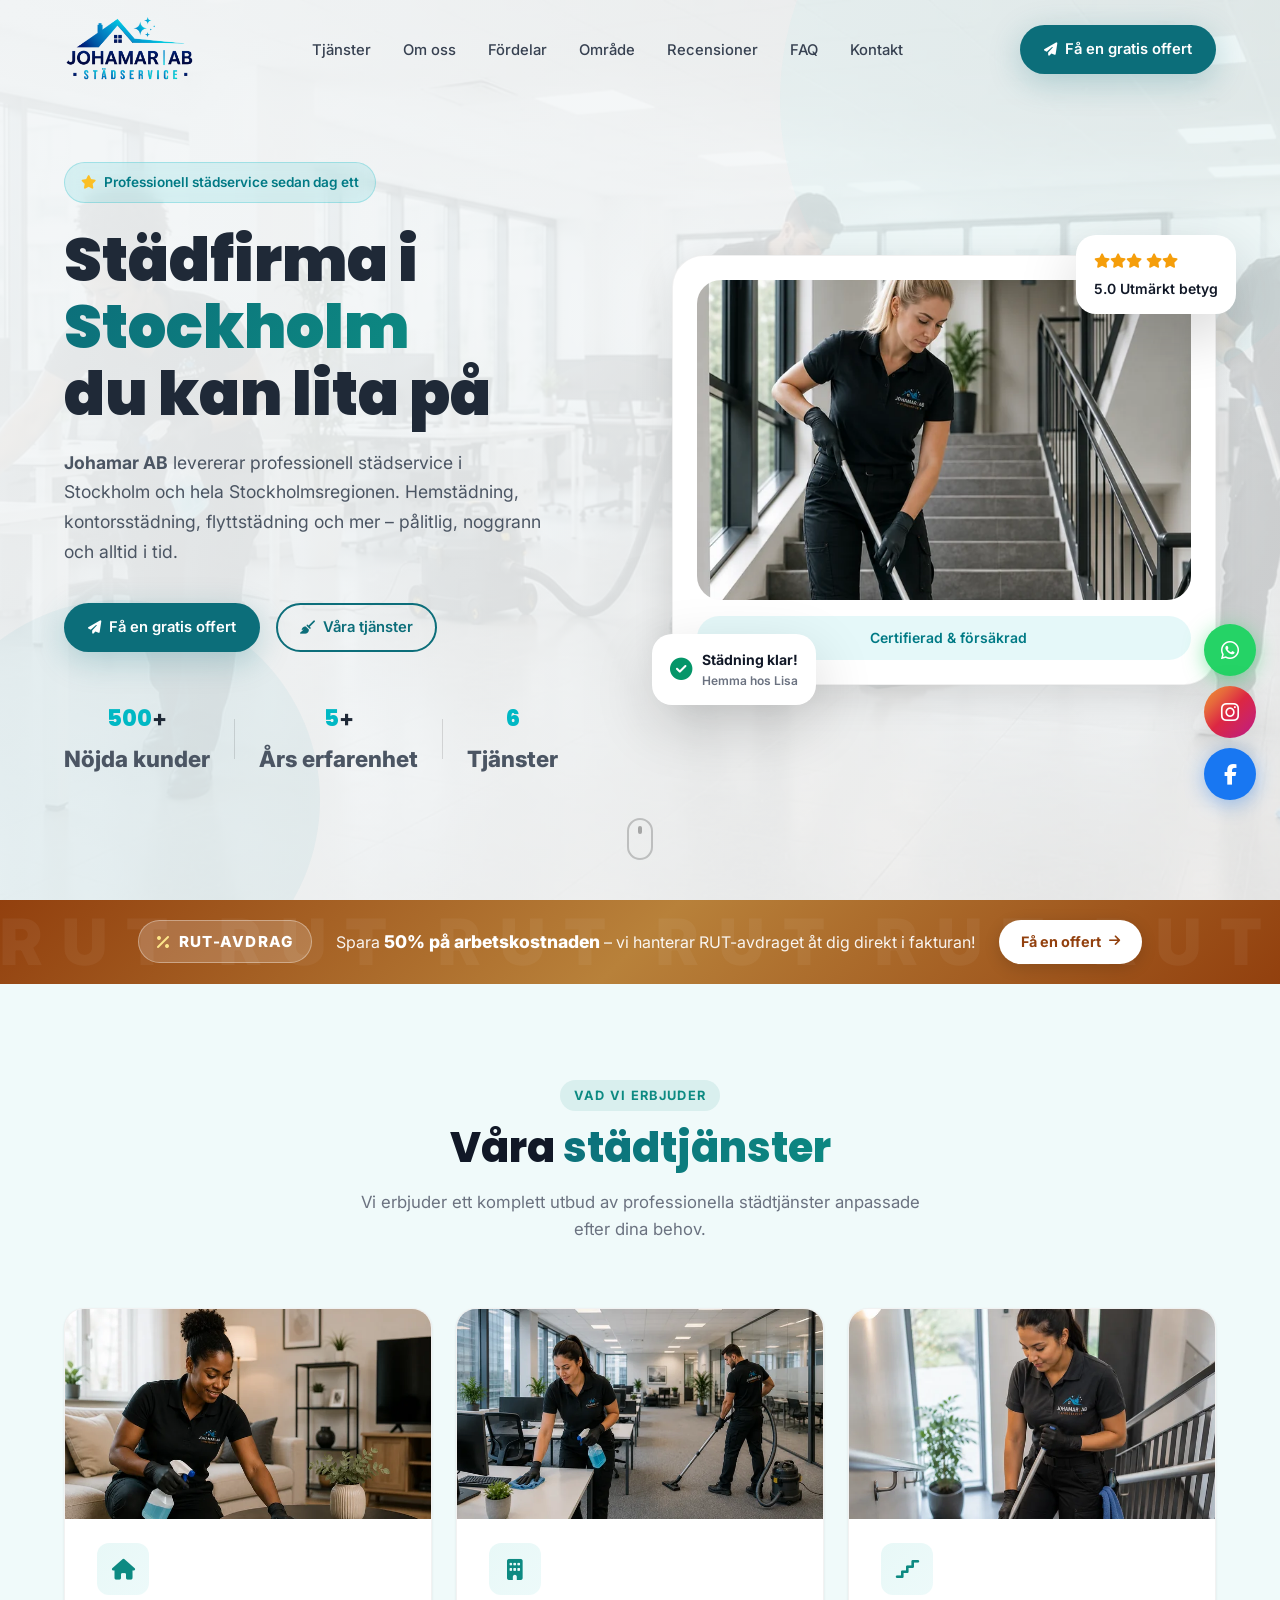
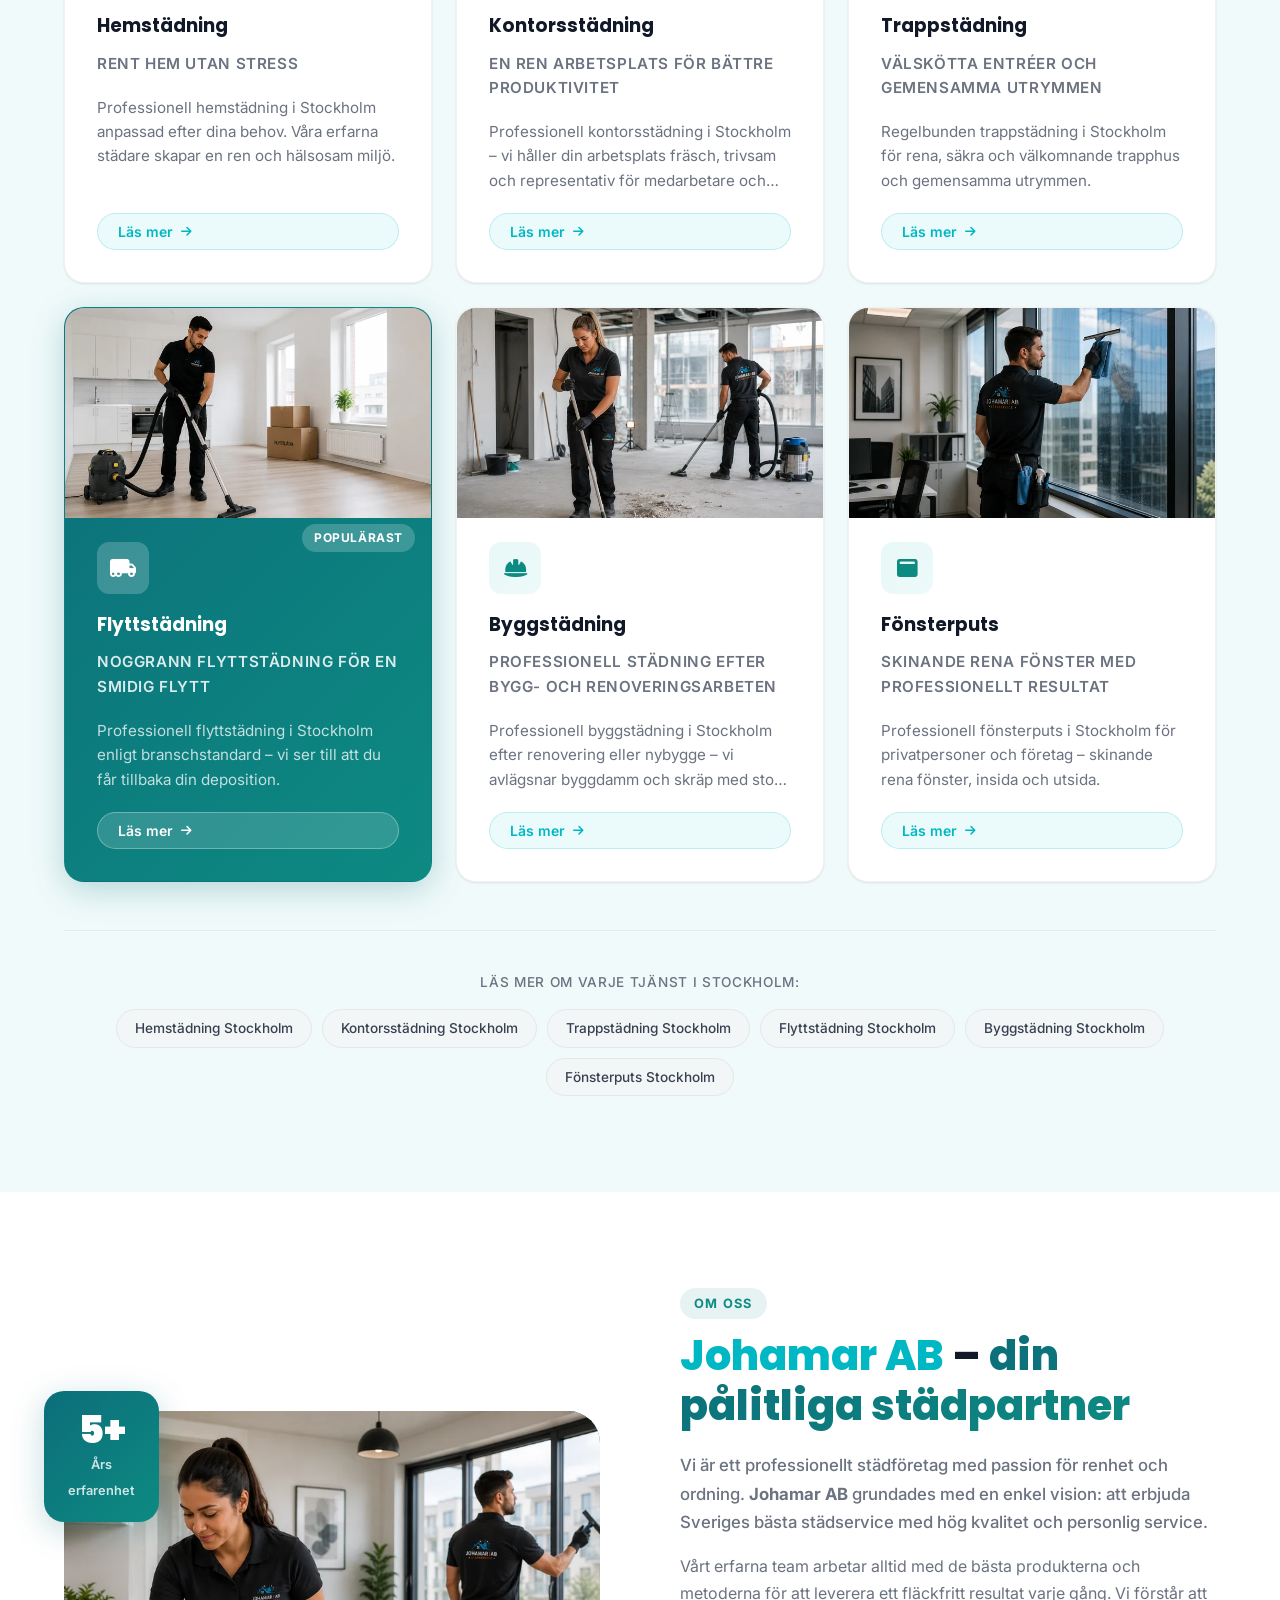
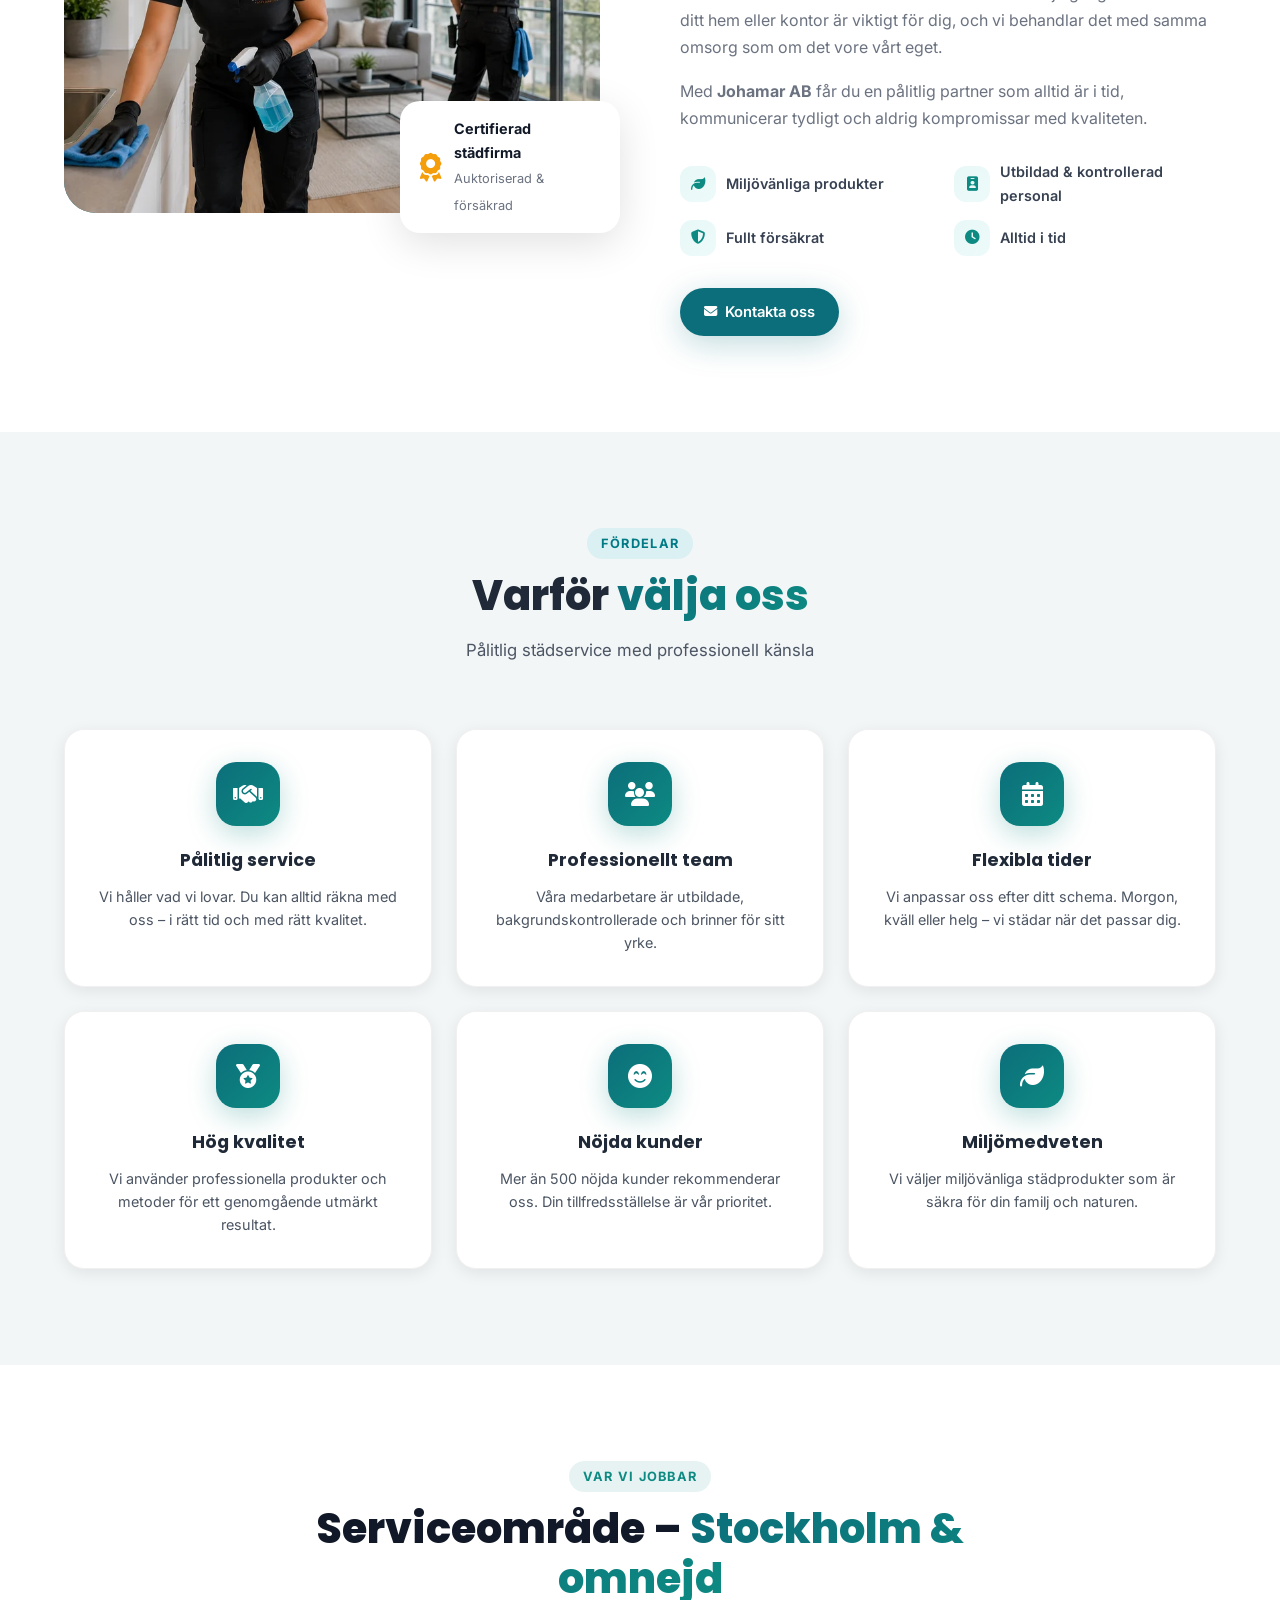
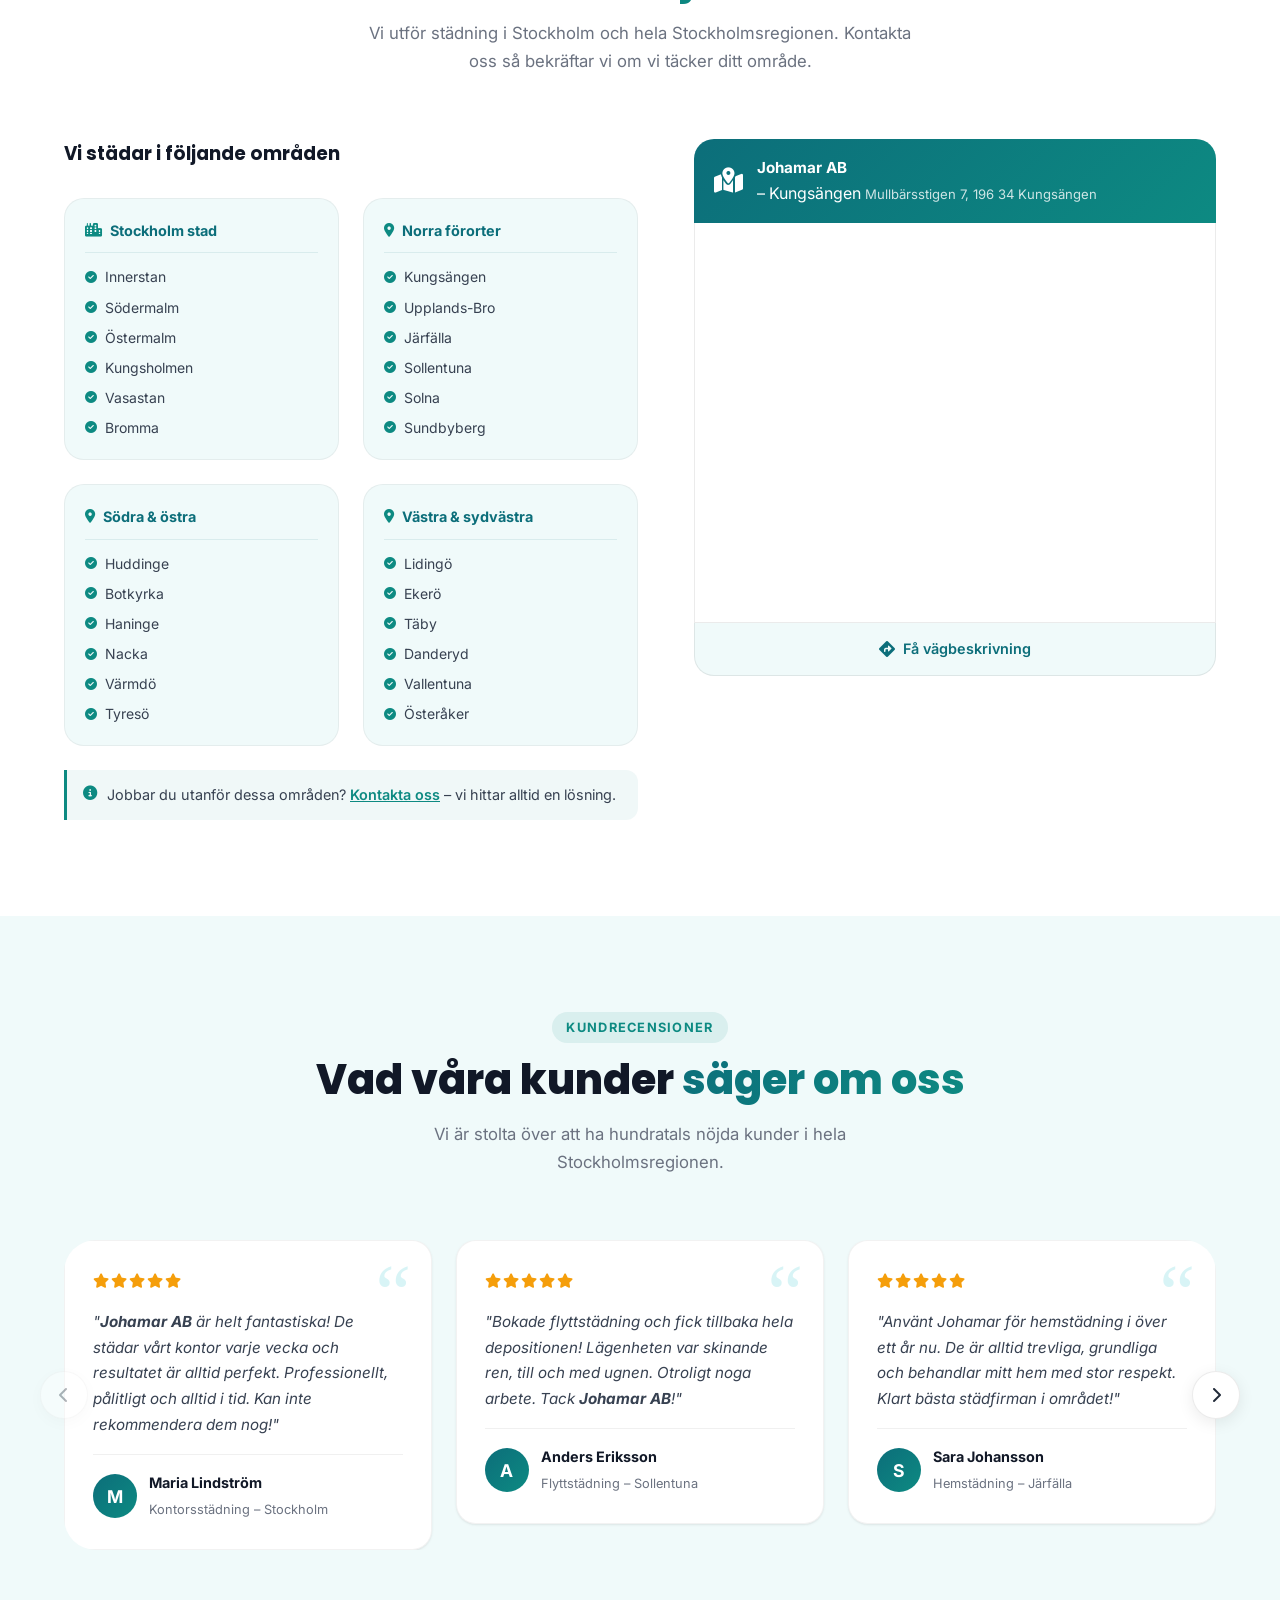
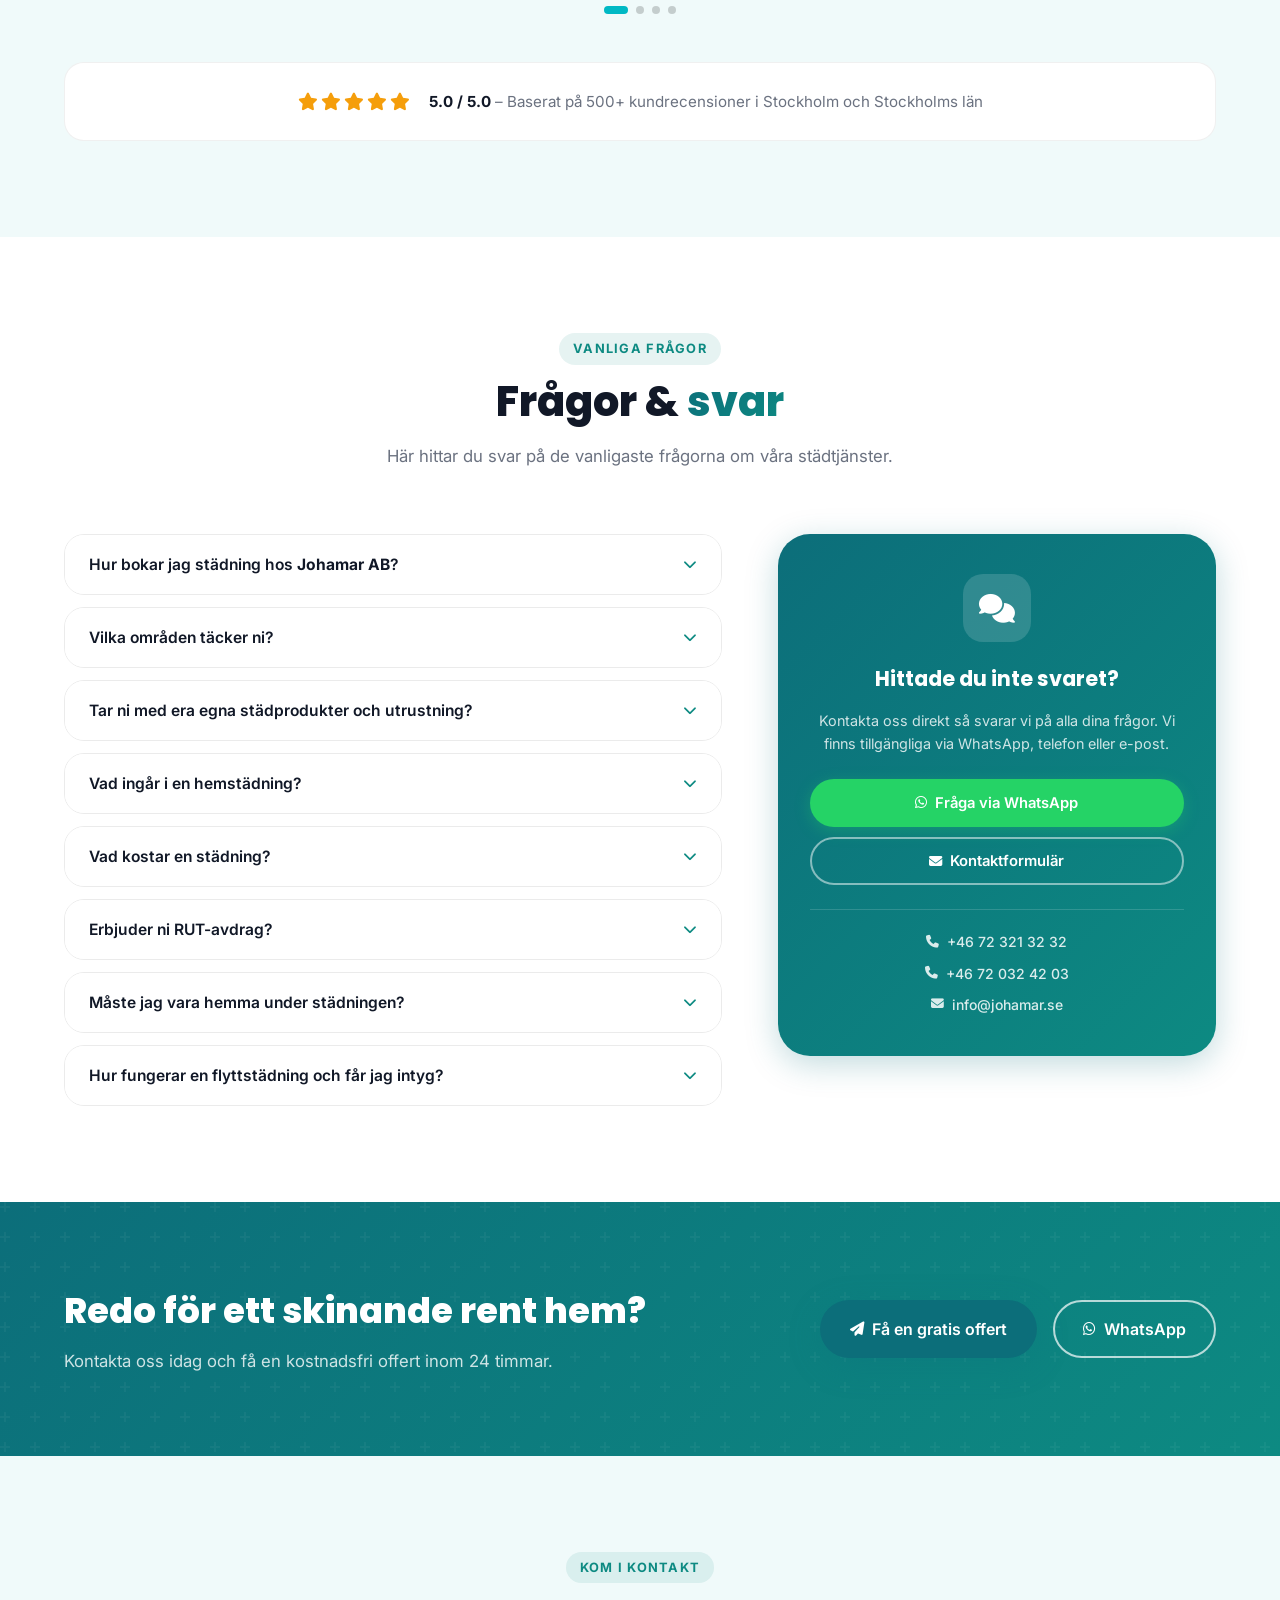
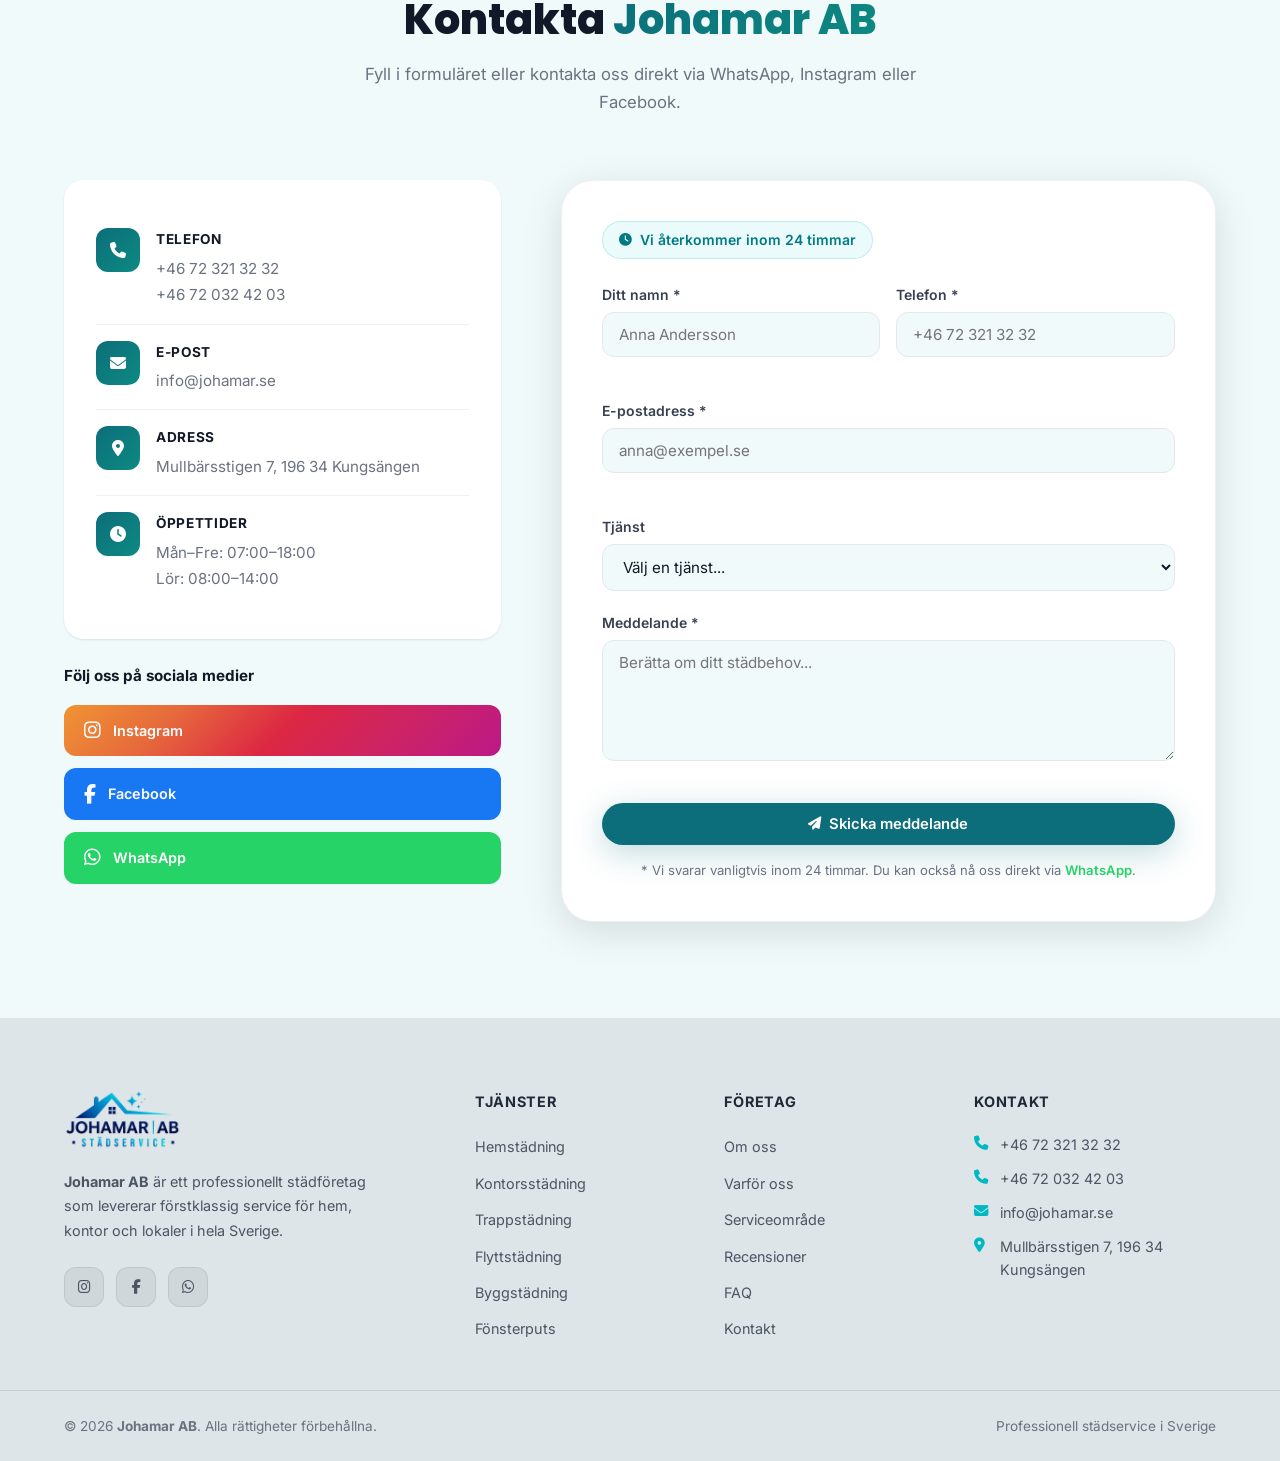
<file: index.html>
<!DOCTYPE html>
<html lang="sv">
<head>
  <meta charset="UTF-8" />
  <meta name="viewport" content="width=device-width, initial-scale=1.0" />

  <!-- Primary SEO -->
  <title>Städfirma Stockholm – Johamar AB | Hemstädning, Kontorsstädning, Flyttstädning</title>
  <meta name="description" content="Johamar AB är din pålitliga städfirma i Stockholm. Vi erbjuder hemstädning, kontorsstädning, flyttstädning, trappstädning, byggstädning och fönsterputs i hela Stockholmsregionen. RUT-avdrag. Begär offert idag!" />
  <meta name="keywords" content="städfirma Stockholm, hemstädning Stockholm, kontorsstädning Stockholm, flyttstädning Stockholm, trappstädning Stockholm, byggstädning Stockholm, fönsterputs Stockholm, städservice Stockholm, professionell städning Stockholm, Johamar AB" />
  <meta name="author" content="Johamar AB" />
  <meta name="robots" content="index, follow, max-snippet:-1, max-image-preview:large, max-video-preview:-1" />
  <meta name="geo.region" content="SE-AB" />
  <meta name="geo.placename" content="Stockholm" />

  <!-- Canonical -->
  <link rel="canonical" href="https://wil20son76-droid.github.io/johamar-web/" />

  <!-- Open Graph -->
  <meta property="og:type" content="website" />
  <meta property="og:locale" content="sv_SE" />
  <meta property="og:site_name" content="Johamar AB" />
  <meta property="og:title" content="Städfirma Stockholm – Johamar AB | Professionell Städservice" />
  <meta property="og:description" content="Johamar AB – din pålitliga städfirma i Stockholm. Hemstädning, kontorsstädning, flyttstädning & mer. RUT-avdrag. Begär gratis offert!" />
  <meta property="og:image" content="https://wil20son76-droid.github.io/johamar-web/assets/images/hero-main.png" />
  <meta property="og:image:width" content="1200" />
  <meta property="og:image:height" content="630" />
  <meta property="og:url" content="https://wil20son76-droid.github.io/johamar-web/" />

  <!-- Twitter Card -->
  <meta name="twitter:card" content="summary_large_image" />
  <meta name="twitter:title" content="Städfirma Stockholm – Johamar AB" />
  <meta name="twitter:description" content="Professionell städservice i Stockholm. Hemstädning, kontorsstädning, flyttstädning & mer. RUT-avdrag 50%." />
  <meta name="twitter:image" content="https://wil20son76-droid.github.io/johamar-web/assets/images/hero-main.png" />

  <!-- Preload critical resources -->
  <link rel="preload" as="image" href="assets/images/hero-main.webp" />
  <link rel="preload" as="style" href="assets/css/style.css" />

  <!-- Favicon -->
  <link rel="icon" type="image/png" href="assets/images/logo-transparente.png" />
  <link rel="apple-touch-icon" href="assets/images/logo-transparente.png" />

  <!-- Fonts -->
  <link rel="preconnect" href="https://fonts.googleapis.com" />
  <link rel="preconnect" href="https://fonts.gstatic.com" crossorigin />
  <link href="https://fonts.googleapis.com/css2?family=Inter:wght@300;400;500;600;700;800;900&family=Poppins:wght@300;400;500;600;700;800&display=swap" rel="stylesheet" />

  <!-- Icons -->
  <link rel="stylesheet" href="https://cdnjs.cloudflare.com/ajax/libs/font-awesome/6.5.0/css/all.min.css" />

  <!-- Stylesheet -->
  <link rel="stylesheet" href="assets/css/style.css" />

  <!-- Schema.org: LocalBusiness + CleaningService -->
  <script type="application/ld+json">
  {
    "@context": "https://schema.org",
    "@graph": [
      {
        "@type": ["LocalBusiness", "ProfessionalService"],
        "@id": "https://wil20son76-droid.github.io/johamar-web/#business",
        "name": "Johamar AB",
        "legalName": "Johamar AB",
        "description": "Professionell städfirma i Stockholm. Vi erbjuder hemstädning, kontorsstädning, flyttstädning, trappstädning, byggstädning och fönsterputs i Stockholm och hela Stockholmsregionen.",
        "image": "https://wil20son76-droid.github.io/johamar-web/assets/images/logo-transparente.png",
        "logo": "https://wil20son76-droid.github.io/johamar-web/assets/images/logo-transparente.png",
        "url": "https://wil20son76-droid.github.io/johamar-web/",
        "telephone": "+46723213232",
        "email": "info@johamar.se",
        "address": {
          "@type": "PostalAddress",
          "streetAddress": "Mullbärsstigen 7",
          "postalCode": "196 34",
          "addressLocality": "Kungsängen",
          "addressRegion": "Stockholm",
          "addressCountry": "SE"
        },
        "geo": {
          "@type": "GeoCoordinates",
          "latitude": 59.4976,
          "longitude": 17.7526
        },
        "areaServed": [
          {"@type": "City", "name": "Stockholm"},
          {"@type": "City", "name": "Kungsängen"},
          {"@type": "City", "name": "Järfälla"},
          {"@type": "City", "name": "Sollentuna"},
          {"@type": "City", "name": "Solna"},
          {"@type": "City", "name": "Sundbyberg"},
          {"@type": "City", "name": "Huddinge"},
          {"@type": "City", "name": "Nacka"},
          {"@type": "City", "name": "Täby"},
          {"@type": "City", "name": "Bromma"}
        ],
        "hasOfferCatalog": {
          "@type": "OfferCatalog",
          "name": "Städtjänster Stockholm",
          "itemListElement": [
            {"@type": "Offer", "itemOffered": {"@type": "Service", "name": "Hemstädning Stockholm"}},
            {"@type": "Offer", "itemOffered": {"@type": "Service", "name": "Kontorsstädning Stockholm"}},
            {"@type": "Offer", "itemOffered": {"@type": "Service", "name": "Flyttstädning Stockholm"}},
            {"@type": "Offer", "itemOffered": {"@type": "Service", "name": "Trappstädning Stockholm"}},
            {"@type": "Offer", "itemOffered": {"@type": "Service", "name": "Byggstädning Stockholm"}},
            {"@type": "Offer", "itemOffered": {"@type": "Service", "name": "Fönsterputs Stockholm"}}
          ]
        },
        "openingHoursSpecification": [
          {
            "@type": "OpeningHoursSpecification",
            "dayOfWeek": ["Monday","Tuesday","Wednesday","Thursday","Friday"],
            "opens": "07:00",
            "closes": "18:00"
          }
        ],
        "sameAs": [
          "https://www.instagram.com/johamar_stadservice/",
          "https://www.facebook.com/profile.php?id=61590418451118"
        ]
      },
      {
        "@type": "WebSite",
        "@id": "https://wil20son76-droid.github.io/johamar-web/#website",
        "url": "https://wil20son76-droid.github.io/johamar-web/",
        "name": "Johamar AB – Städfirma Stockholm",
        "description": "Professionell städservice i Stockholm och Stockholmsregionen",
        "publisher": {"@id": "https://wil20son76-droid.github.io/johamar-web/#business"},
        "inLanguage": "sv-SE"
      }
    ]
  }
  </script>
  <!-- Schema.org: FAQPage -->
  <script type="application/ld+json">
  {
    "@context": "https://schema.org",
    "@type": "FAQPage",
    "mainEntity": [
      {"@type":"Question","name":"Hur bokar jag städning hos Johamar AB?","acceptedAnswer":{"@type":"Answer","text":"Kontakta oss via WhatsApp på +46 72 321 32 32, ring direkt eller fyll i kontaktformuläret. Vi svarar vanligtvis inom några timmar."}},
      {"@type":"Question","name":"Vilka områden täcker ni?","acceptedAnswer":{"@type":"Answer","text":"Vi utför städning i Stockholm och hela Stockholmsregionen, inklusive Kungsängen, Järfälla, Sollentuna, Solna, Sundbyberg, Huddinge, Nacka med flera."}},
      {"@type":"Question","name":"Erbjuder ni RUT-avdrag?","acceptedAnswer":{"@type":"Answer","text":"Ja! Johamar AB är registrerade för RUT-avdrag. Du kan få upp till 50% rabatt på arbetskostnaden för hemstädning, fönsterputs och trappstädning."}},
      {"@type":"Question","name":"Vad kostar en städning?","acceptedAnswer":{"@type":"Answer","text":"Priset beror på typ av städning, bostadens storlek och frekvens. Vi erbjuder alltid ett kostnadsfritt prisförslag inom 24 timmar. Vi har konkurrenskraftiga priser och erbjuder RUT-avdrag."}},
      {"@type":"Question","name":"Tar ni med era egna städprodukter?","acceptedAnswer":{"@type":"Answer","text":"Ja, vi tar med all utrustning och professionella, miljövänliga städprodukter. Du behöver inte förbereda någonting."}},
      {"@type":"Question","name":"Hur fungerar en flyttstädning?","acceptedAnswer":{"@type":"Answer","text":"Vi utför professionell flyttstädning enligt branschstandard som säkerställer att du får tillbaka din deposition. Vi kan utfärda städintyg på begäran."}}
    ]
  }
  </script>
</head>
<body>

  <!-- ========== PRELOADER ========== -->
  <div id="preloader">
    <div class="preloader-inner">
      <img src="assets/images/logo-transparente.png" alt="Johamar AB" class="preloader-logo" />
      <div class="preloader-bar"><div class="preloader-fill"></div></div>
    </div>
  </div>

  <!-- ========== HEADER ========== -->
  <header id="header" class="header">
    <div class="container header-inner">
      <a href="#hero" class="logo-link">
        <img src="assets/images/logo-transparente.png" alt="Johamar AB Städservice" class="logo" loading="eager" />
      </a>

      <nav class="nav" id="nav">
        <ul class="nav-list">
          <li><a href="#services" class="nav-link">Tjänster</a></li>
          <li><a href="#about" class="nav-link">Om oss</a></li>
          <li><a href="#benefits" class="nav-link">Fördelar</a></li>
          <li><a href="#areas" class="nav-link">Område</a></li>
          <li><a href="#testimonials" class="nav-link">Recensioner</a></li>
          <li><a href="#faq" class="nav-link">FAQ</a></li>
          <li><a href="#contact" class="nav-link">Kontakt</a></li>
          <li class="nav-mobile-cta-item">
            <a href="#contactForm" class="btn btn-primary nav-mobile-cta">
              <i class="fas fa-paper-plane"></i>
              Få en gratis offert
            </a>
          </li>
        </ul>
      </nav>

      <div class="header-actions">
        <!-- TODO: Byt ut WhatsApp-numret mot ditt riktiga nummer (format: 46723213232 utan +) -->
        <a href="#contactForm" class="btn btn-primary nav-cta">
          <i class="fas fa-paper-plane"></i>
          <span>Få en gratis offert</span>
        </a>
        <button class="hamburger" id="hamburger" aria-label="Öppna meny" aria-expanded="false">
          <span></span><span></span><span></span>
        </button>
      </div>
    </div>
  </header>

  <!-- ========== HERO ========== -->
  <section id="hero" class="hero">
    <div class="hero-bg">
      <picture>
        <source srcset="assets/images/hero-main.webp" type="image/webp" />
        <img
          src="assets/images/hero-main.png"
          alt=""
          class="hero-bg-photo"
          loading="eager"
          fetchpriority="high"
          aria-hidden="true"
        />
      </picture>
      <div class="hero-overlay"></div>
      <div class="hero-shapes">
        <div class="shape shape-1"></div>
        <div class="shape shape-2"></div>
        <div class="shape shape-3"></div>
      </div>
    </div>

    <div class="container hero-content">
      <div class="hero-text" data-aos="fade-right">
        <div class="hero-badge">
          <i class="fas fa-star"></i>
          <span>Professionell städservice sedan dag ett</span>
        </div>
        <h1 class="hero-title">
          Städfirma i <span class="gradient-text">Stockholm</span><br />
          du kan lita på
        </h1>
        <p class="hero-subtitle">
          <strong>Johamar AB</strong> levererar professionell städservice i Stockholm och hela Stockholmsregionen.
          Hemstädning, kontorsstädning, flyttstädning och mer – pålitlig, noggrann och alltid i tid.
        </p>
        <div class="hero-btns">
          <!-- TODO: Byt ut WhatsApp-numret mot ditt riktiga nummer -->
          <a href="#contactForm" class="btn btn-primary">
            <i class="fas fa-paper-plane"></i>
            Få en gratis offert
          </a>
          <a href="#services" class="btn btn-outline">
            <i class="fas fa-broom"></i>
            Våra tjänster
          </a>
        </div>
        <div class="hero-stats">
          <div class="stat">
            <span class="stat-number" data-count="500">0</span><span>+</span>
            <span class="stat-label">Nöjda kunder</span>
          </div>
          <div class="stat-divider"></div>
          <div class="stat">
            <span class="stat-number" data-count="5">0</span><span>+</span>
            <span class="stat-label">Års erfarenhet</span>
          </div>
          <div class="stat-divider"></div>
          <div class="stat">
            <span class="stat-number" data-count="6">0</span><span></span>
            <span class="stat-label">Tjänster</span>
          </div>
        </div>
      </div>

      <div class="hero-visual" data-aos="fade-left">
        <div class="hero-card-main">
          <div class="hero-photo-wrap">
            <picture>
              <source srcset="assets/images/service-trapp2.webp" type="image/webp" />
              <img
                src="assets/images/service-trapp2.png"
                alt="Johamar AB städare i professionell uniform städar trapphus"
                class="hero-main-photo"
                loading="eager"
              />
            </picture>
          </div>
          <div class="hero-card-info">
            <i class="fas fa-shield-check"></i>
            <span>Certifierad & försäkrad</span>
          </div>
        </div>

        <div class="hero-floating-card card-rating" data-aos="zoom-in" data-aos-delay="300">
          <div class="card-stars">
            <i class="fas fa-star"></i><i class="fas fa-star"></i><i class="fas fa-star"></i>
            <i class="fas fa-star"></i><i class="fas fa-star"></i>
          </div>
          <span>5.0 Utmärkt betyg</span>
        </div>

        <div class="hero-floating-card card-done" data-aos="zoom-in" data-aos-delay="500">
          <i class="fas fa-check-circle"></i>
          <div>
            <strong>Städning klar!</strong>
            <span>Hemma hos Lisa</span>
          </div>
        </div>
      </div>
    </div>

    <div class="hero-scroll">
      <a href="#services" aria-label="Scrolla ned">
        <div class="scroll-mouse"><div class="scroll-wheel"></div></div>
      </a>
    </div>
  </section>

  <!-- ========== RUT BANNER ========== -->
  <div class="rut-banner" data-aos="fade-up">
    <div class="container rut-inner">
      <div class="rut-badge">
        <i class="fas fa-percentage"></i>
        <span>RUT-AVDRAG</span>
      </div>
      <p class="rut-text">
        Spara <strong>50% på arbetskostnaden</strong> – vi hanterar RUT-avdraget åt dig direkt i fakturan!
      </p>
      <a href="#contact" class="rut-cta">
        Få en offert <i class="fas fa-arrow-right"></i>
      </a>
    </div>
  </div>

  <!-- ========== SERVICES ========== -->
  <section id="services" class="section services">
    <div class="container">
      <div class="section-header" data-aos="fade-up">
        <span class="section-tag">Vad vi erbjuder</span>
        <h2 class="section-title">Våra <span class="gradient-text">städtjänster</span></h2>
        <p class="section-subtitle">Vi erbjuder ett komplett utbud av professionella städtjänster anpassade efter dina behov.</p>
      </div>

      <div class="services-grid">

        <div class="service-card" data-aos="fade-up" data-aos-delay="100">
          <div class="service-photo">
            <picture>
              <source srcset="assets/images/hemstadning1.webp" type="image/webp" />
              <img
                src="assets/images/hemstadning1.png"
                alt="Professionell hemstädning av Johamar AB — städare i modernt hem"
                loading="lazy"
              />
            </picture>
          </div>
          <div class="service-icon">
            <i class="fas fa-home"></i>
          </div>
          <h3>Hemstädning</h3>
          <p class="service-subtitle-text">Rent hem utan stress</p>
          <p class="service-intro">Professionell hemstädning i Stockholm anpassad efter dina behov. Våra erfarna städare skapar en ren och hälsosam miljö.</p>
          <button class="btn-las-mer" data-modal="modal-hemstadning" aria-label="Läs mer om Hemstädning">
            Läs mer <i class="fas fa-arrow-right"></i>
          </button>
        </div>

        <div class="service-card" data-aos="fade-up" data-aos-delay="150">
          <div class="service-photo">
            <picture>
              <source srcset="assets/images/service-kontor.webp" type="image/webp" />
              <img
                src="assets/images/service-kontor.png"
                alt="Professionell kontorsstädning av Johamar AB — modernt kontor"
                loading="lazy"
              />
            </picture>
          </div>
          <div class="service-icon">
            <i class="fas fa-building"></i>
          </div>
          <h3>Kontorsstädning</h3>
          <p class="service-subtitle-text">En ren arbetsplats för bättre produktivitet</p>
          <p class="service-intro">Professionell kontorsstädning i Stockholm – vi håller din arbetsplats fräsch, trivsam och representativ för medarbetare och besökare.</p>
          <button class="btn-las-mer" data-modal="modal-kontor" aria-label="Läs mer om Kontorsstädning">
            Läs mer <i class="fas fa-arrow-right"></i>
          </button>
        </div>

        <div class="service-card" data-aos="fade-up" data-aos-delay="200">
          <div class="service-photo">
            <picture>
              <source srcset="assets/images/service-trapp.webp" type="image/webp" />
              <img
                src="assets/images/service-trapp.png"
                alt="Trappstädning och gemensamma utrymmen av Johamar AB"
                loading="lazy"
              />
            </picture>
          </div>
          <div class="service-icon">
            <i class="fas fa-stairs"></i>
          </div>
          <h3>Trappstädning</h3>
          <p class="service-subtitle-text">Välskötta entréer och gemensamma utrymmen</p>
          <p class="service-intro">Regelbunden trappstädning i Stockholm för rena, säkra och välkomnande trapphus och gemensamma utrymmen.</p>
          <button class="btn-las-mer" data-modal="modal-trapp" aria-label="Läs mer om Trappstädning">
            Läs mer <i class="fas fa-arrow-right"></i>
          </button>
        </div>

        <div class="service-card featured" data-aos="fade-up" data-aos-delay="250">
          <div class="service-photo">
            <picture>
              <source srcset="assets/images/flyttstadning1.webp" type="image/webp" />
              <img
                src="assets/images/flyttstadning1.png"
                alt="Professionell flyttstädning av Johamar AB — tom lägenhet städas inför inflyttning"
                loading="lazy"
              />
            </picture>
          </div>
          <div class="featured-badge">Populärast</div>
          <div class="service-icon">
            <i class="fas fa-truck-moving"></i>
          </div>
          <h3>Flyttstädning</h3>
          <p class="service-subtitle-text">Noggrann flyttstädning för en smidig flytt</p>
          <p class="service-intro">Professionell flyttstädning i Stockholm enligt branschstandard – vi ser till att du får tillbaka din deposition.</p>
          <button class="btn-las-mer" data-modal="modal-flytt" aria-label="Läs mer om Flyttstädning">
            Läs mer <i class="fas fa-arrow-right"></i>
          </button>
        </div>

        <div class="service-card" data-aos="fade-up" data-aos-delay="300">
          <div class="service-photo">
            <picture>
              <source srcset="assets/images/service-bygg.webp" type="image/webp" />
              <img
                src="assets/images/service-bygg.png"
                alt="Professionell byggstädning av Johamar AB — efter renovering"
                loading="lazy"
              />
            </picture>
          </div>
          <div class="service-icon">
            <i class="fas fa-hard-hat"></i>
          </div>
          <h3>Byggstädning</h3>
          <p class="service-subtitle-text">Professionell städning efter bygg- och renoveringsarbeten</p>
          <p class="service-intro">Professionell byggstädning i Stockholm efter renovering eller nybygge – vi avlägsnar byggdamm och skräp med stor noggrannhet.</p>
          <button class="btn-las-mer" data-modal="modal-bygg" aria-label="Läs mer om Byggstädning">
            Läs mer <i class="fas fa-arrow-right"></i>
          </button>
        </div>

        <div class="service-card" data-aos="fade-up" data-aos-delay="350">
          <div class="service-photo">
            <picture>
              <source srcset="assets/images/service-fonster.webp" type="image/webp" />
              <img
                src="assets/images/service-fonster.png"
                alt="Kristallklar fönsterputs av Johamar AB — insida och utsida"
                loading="lazy"
              />
            </picture>
          </div>
          <div class="service-icon">
            <i class="fas fa-window-maximize"></i>
          </div>
          <h3>Fönsterputs</h3>
          <p class="service-subtitle-text">Skinande rena fönster med professionellt resultat</p>
          <p class="service-intro">Professionell fönsterputs i Stockholm för privatpersoner och företag – skinande rena fönster, insida och utsida.</p>
          <button class="btn-las-mer" data-modal="modal-fonster" aria-label="Läs mer om Fönsterputs">
            Läs mer <i class="fas fa-arrow-right"></i>
          </button>
        </div>

      </div>

      <!-- SEO: Internal links to service landing pages -->
      <div class="service-lp-links" data-aos="fade-up">
        <p class="lp-links-label">Läs mer om varje tjänst i Stockholm:</p>
        <div class="lp-links-row">
          <a href="hemstadning-stockholm.html" class="lp-link-pill">Hemstädning Stockholm</a>
          <a href="kontorsstadning-stockholm.html" class="lp-link-pill">Kontorsstädning Stockholm</a>
          <a href="trappstadning-stockholm.html" class="lp-link-pill">Trappstädning Stockholm</a>
          <a href="flyttstadning-stockholm.html" class="lp-link-pill">Flyttstädning Stockholm</a>
          <a href="byggstadning-stockholm.html" class="lp-link-pill">Byggstädning Stockholm</a>
          <a href="fonsterputs-stockholm.html" class="lp-link-pill">Fönsterputs Stockholm</a>
        </div>
      </div>

    </div>
  </section>

  <!-- ========== ABOUT ========== -->
  <section id="about" class="section about">
    <div class="container about-inner">
      <div class="about-visual" data-aos="fade-right">
        <div class="about-image-wrap">
          <div class="about-img-main">
            <picture>
            <source srcset="assets/images/extra-3.webp" type="image/webp" />
            <img
              src="assets/images/extra-3.png"
              alt="Johamar AB städteam i professionell uniform arbetar i ett modernt hem"
              class="about-photo"
              loading="lazy"
            />
          </picture>
          </div>
          <div class="about-badge-card">
            <i class="fas fa-award"></i>
            <div>
              <strong>Certifierad städfirma</strong>
              <span>Auktoriserad & försäkrad</span>
            </div>
          </div>
          <div class="about-years">
            <span class="years-num">5+</span>
            <span class="years-text">Års<br/>erfarenhet</span>
          </div>
        </div>
      </div>

      <div class="about-text" data-aos="fade-left">
        <span class="section-tag">Om oss</span>
        <h2 class="section-title"><strong>Johamar AB</strong> – <span class="gradient-text">din pålitliga städpartner</span></h2>
        <p class="about-lead">
          Vi är ett professionellt städföretag med passion för renhet och ordning.
          <strong>Johamar AB</strong> grundades med en enkel vision: att erbjuda Sveriges bästa städservice
          med hög kvalitet och personlig service.
        </p>
        <p>
          Vårt erfarna team arbetar alltid med de bästa produkterna och metoderna för att
          leverera ett fläckfritt resultat varje gång. Vi förstår att ditt hem eller kontor
          är viktigt för dig, och vi behandlar det med samma omsorg som om det vore vårt eget.
        </p>
        <p>
          Med <strong>Johamar AB</strong> får du en pålitlig partner som alltid är i tid, kommunicerar tydligt
          och aldrig kompromissar med kvaliteten.
        </p>

        <div class="about-features">
          <div class="about-feature">
            <i class="fas fa-leaf"></i>
            <span>Miljövänliga produkter</span>
          </div>
          <div class="about-feature">
            <i class="fas fa-id-badge"></i>
            <span>Utbildad & kontrollerad personal</span>
          </div>
          <div class="about-feature">
            <i class="fas fa-shield-alt"></i>
            <span>Fullt försäkrat</span>
          </div>
          <div class="about-feature">
            <i class="fas fa-clock"></i>
            <span>Alltid i tid</span>
          </div>
        </div>

        <a href="#contact" class="btn btn-primary">
          <i class="fas fa-envelope"></i>
          Kontakta oss
        </a>
      </div>
    </div>
  </section>

  <!-- ========== BENEFITS ========== -->
  <section id="benefits" class="section benefits">
    <div class="benefits-bg"></div>
    <div class="container">
      <div class="section-header benefits-header">
        <span class="section-tag">Fördelar</span>
        <h2 class="section-title">Varför <span class="gradient-text">välja oss</span></h2>
        <p class="section-subtitle">Pålitlig städservice med professionell känsla</p>
      </div>

      <div class="benefits-grid">

        <div class="benefit-card" data-aos="fade-up" data-aos-delay="100">
          <div class="benefit-icon">
            <i class="fas fa-handshake"></i>
          </div>
          <h3>Pålitlig service</h3>
          <p>Vi håller vad vi lovar. Du kan alltid räkna med oss – i rätt tid och med rätt kvalitet.</p>
        </div>

        <div class="benefit-card" data-aos="fade-up" data-aos-delay="150">
          <div class="benefit-icon">
            <i class="fas fa-users"></i>
          </div>
          <h3>Professionellt team</h3>
          <p>Våra medarbetare är utbildade, bakgrundskontrollerade och brinner för sitt yrke.</p>
        </div>

        <div class="benefit-card" data-aos="fade-up" data-aos-delay="200">
          <div class="benefit-icon">
            <i class="fas fa-calendar-alt"></i>
          </div>
          <h3>Flexibla tider</h3>
          <p>Vi anpassar oss efter ditt schema. Morgon, kväll eller helg – vi städar när det passar dig.</p>
        </div>

        <div class="benefit-card" data-aos="fade-up" data-aos-delay="250">
          <div class="benefit-icon">
            <i class="fas fa-medal"></i>
          </div>
          <h3>Hög kvalitet</h3>
          <p>Vi använder professionella produkter och metoder för ett genomgående utmärkt resultat.</p>
        </div>

        <div class="benefit-card" data-aos="fade-up" data-aos-delay="300">
          <div class="benefit-icon">
            <i class="fas fa-smile-beam"></i>
          </div>
          <h3>Nöjda kunder</h3>
          <p>Mer än 500 nöjda kunder rekommenderar oss. Din tillfredsställelse är vår prioritet.</p>
        </div>

        <div class="benefit-card" data-aos="fade-up" data-aos-delay="350">
          <div class="benefit-icon">
            <i class="fas fa-leaf"></i>
          </div>
          <h3>Miljömedveten</h3>
          <p>Vi väljer miljövänliga städprodukter som är säkra för din familj och naturen.</p>
        </div>

      </div>
    </div>
  </section>

  <!-- ========== SERVICE AREAS ========== -->
  <section id="areas" class="section service-areas">
    <div class="container">
      <div class="section-header" data-aos="fade-up">
        <span class="section-tag">Var vi jobbar</span>
        <h2 class="section-title">Serviceområde – <span class="gradient-text">Stockholm & omnejd</span></h2>
        <p class="section-subtitle">Vi utför städning i Stockholm och hela Stockholmsregionen. Kontakta oss så bekräftar vi om vi täcker ditt område.</p>
      </div>

      <div class="areas-layout">

        <!-- Areas list -->
        <div class="areas-list-wrap" data-aos="fade-right">
          <h3 class="areas-subtitle">Vi städar i följande områden</h3>
          <div class="areas-grid">
            <div class="area-group">
              <h4><i class="fas fa-city"></i> Stockholm stad</h4>
              <ul>
                <li><i class="fas fa-check-circle"></i> Innerstan</li>
                <li><i class="fas fa-check-circle"></i> Södermalm</li>
                <li><i class="fas fa-check-circle"></i> Östermalm</li>
                <li><i class="fas fa-check-circle"></i> Kungsholmen</li>
                <li><i class="fas fa-check-circle"></i> Vasastan</li>
                <li><i class="fas fa-check-circle"></i> Bromma</li>
              </ul>
            </div>
            <div class="area-group">
              <h4><i class="fas fa-map-marker-alt"></i> Norra förorter</h4>
              <ul>
                <li><i class="fas fa-check-circle"></i> Kungsängen</li>
                <li><i class="fas fa-check-circle"></i> Upplands-Bro</li>
                <li><i class="fas fa-check-circle"></i> Järfälla</li>
                <li><i class="fas fa-check-circle"></i> Sollentuna</li>
                <li><i class="fas fa-check-circle"></i> Solna</li>
                <li><i class="fas fa-check-circle"></i> Sundbyberg</li>
              </ul>
            </div>
            <div class="area-group">
              <h4><i class="fas fa-map-marker-alt"></i> Södra & östra</h4>
              <ul>
                <li><i class="fas fa-check-circle"></i> Huddinge</li>
                <li><i class="fas fa-check-circle"></i> Botkyrka</li>
                <li><i class="fas fa-check-circle"></i> Haninge</li>
                <li><i class="fas fa-check-circle"></i> Nacka</li>
                <li><i class="fas fa-check-circle"></i> Värmdö</li>
                <li><i class="fas fa-check-circle"></i> Tyresö</li>
              </ul>
            </div>
            <div class="area-group">
              <h4><i class="fas fa-map-marker-alt"></i> Västra & sydvästra</h4>
              <ul>
                <li><i class="fas fa-check-circle"></i> Lidingö</li>
                <li><i class="fas fa-check-circle"></i> Ekerö</li>
                <li><i class="fas fa-check-circle"></i> Täby</li>
                <li><i class="fas fa-check-circle"></i> Danderyd</li>
                <li><i class="fas fa-check-circle"></i> Vallentuna</li>
                <li><i class="fas fa-check-circle"></i> Österåker</li>
              </ul>
            </div>
          </div>
          <div class="areas-note">
            <i class="fas fa-info-circle"></i>
            <span>Jobbar du utanför dessa områden? <a href="https://wa.me/46723213232?text=Hej!%20Jag%20undrar%20om%20ni%20städar%20i%20mitt%20område." target="_blank" rel="noopener">Kontakta oss</a> – vi hittar alltid en lösning.</span>
          </div>
        </div>

        <!-- Map -->
        <div class="map-wrap" data-aos="fade-left">
          <div class="map-header">
            <i class="fas fa-map-marked-alt"></i>
            <div>
              <strong>Johamar AB</strong> – Kungsängen
              <span>Mullbärsstigen 7, 196 34 Kungsängen</span>
            </div>
          </div>
          <div class="map-container">
            <iframe
              title="Johamar AB plats – Kungsängen, Stockholm"
              src="https://www.google.com/maps/embed?pb=!1m18!1m12!1m3!1d2012.5!2d17.7539!3d59.4793!2m3!1f0!2f0!3f0!3m2!1i1024!2i768!4f13.1!3m3!1m2!1s0x465f9c1e1e1e1e1f%3A0x0!2sMullb%C3%A4rsstigen%207%2C%20196%2034%20Kungsängen%2C%20Sverige!5e0!3m2!1ssv!2sse!4v1700000000000!5m2!1ssv!2sse&q=Mullb%C3%A4rsstigen+7%2C+196+34+Kungsängen"
              width="100%"
              height="100%"
              style="border:0;"
              allowfullscreen=""
              loading="lazy"
              referrerpolicy="no-referrer-when-downgrade">
            </iframe>
          </div>
          <a
            href="https://maps.google.com/?q=Mullbärsstigen+7,+196+34+Kungsängen,+Sverige"
            class="map-directions"
            target="_blank"
            rel="noopener">
            <i class="fas fa-directions"></i>
            Få vägbeskrivning
          </a>
        </div>

      </div>
    </div>
  </section>

  <!-- ========== TESTIMONIALS ========== -->
  <section id="testimonials" class="section testimonials">
    <div class="container">
      <div class="section-header" data-aos="fade-up">
        <span class="section-tag">Kundrecensioner</span>
        <h2 class="section-title">Vad våra kunder <span class="gradient-text">säger om oss</span></h2>
        <p class="section-subtitle">Vi är stolta över att ha hundratals nöjda kunder i hela Stockholmsregionen.</p>
      </div>

      <!-- Carousel wrapper -->
      <div class="tc-carousel" data-aos="fade-up" role="region" aria-label="Kundrecensioner">

        <!-- Track -->
        <div class="tc-viewport">
          <div class="tc-track" id="tcTrack">

            <div class="testimonial-card tc-slide">
              <div class="testimonial-stars">
                <i class="fas fa-star"></i><i class="fas fa-star"></i><i class="fas fa-star"></i><i class="fas fa-star"></i><i class="fas fa-star"></i>
              </div>
              <p class="testimonial-text">"<strong>Johamar AB</strong> är helt fantastiska! De städar vårt kontor varje vecka och resultatet är alltid perfekt. Professionellt, pålitligt och alltid i tid. Kan inte rekommendera dem nog!"</p>
              <div class="testimonial-author">
                <div class="testimonial-avatar">M</div>
                <div>
                  <strong>Maria Lindström</strong>
                  <span>Kontorsstädning – Stockholm</span>
                </div>
              </div>
            </div>

            <div class="testimonial-card tc-slide">
              <div class="testimonial-stars">
                <i class="fas fa-star"></i><i class="fas fa-star"></i><i class="fas fa-star"></i><i class="fas fa-star"></i><i class="fas fa-star"></i>
              </div>
              <p class="testimonial-text">"Bokade flyttstädning och fick tillbaka hela depositionen! Lägenheten var skinande ren, till och med ugnen. Otroligt noga arbete. Tack <strong>Johamar AB</strong>!"</p>
              <div class="testimonial-author">
                <div class="testimonial-avatar">A</div>
                <div>
                  <strong>Anders Eriksson</strong>
                  <span>Flyttstädning – Sollentuna</span>
                </div>
              </div>
            </div>

            <div class="testimonial-card tc-slide">
              <div class="testimonial-stars">
                <i class="fas fa-star"></i><i class="fas fa-star"></i><i class="fas fa-star"></i><i class="fas fa-star"></i><i class="fas fa-star"></i>
              </div>
              <p class="testimonial-text">"Använt Johamar för hemstädning i över ett år nu. De är alltid trevliga, grundliga och behandlar mitt hem med stor respekt. Klart bästa städfirman i området!"</p>
              <div class="testimonial-author">
                <div class="testimonial-avatar">S</div>
                <div>
                  <strong>Sara Johansson</strong>
                  <span>Hemstädning – Järfälla</span>
                </div>
              </div>
            </div>

            <div class="testimonial-card tc-slide">
              <div class="testimonial-stars">
                <i class="fas fa-star"></i><i class="fas fa-star"></i><i class="fas fa-star"></i><i class="fas fa-star"></i><i class="fas fa-star"></i>
              </div>
              <p class="testimonial-text">"Byggstädning efter vår renovering – ett enormt jobb som de löste felfritt. Snabba, effektiva och prisvärda. Vi anlitar dem igen vid nästa projekt utan tvekan."</p>
              <div class="testimonial-author">
                <div class="testimonial-avatar">K</div>
                <div>
                  <strong>Karl Bergström</strong>
                  <span>Byggstädning – Kungsängen</span>
                </div>
              </div>
            </div>

            <div class="testimonial-card tc-slide">
              <div class="testimonial-stars">
                <i class="fas fa-star"></i><i class="fas fa-star"></i><i class="fas fa-star"></i><i class="fas fa-star"></i><i class="fas fa-star"></i>
              </div>
              <p class="testimonial-text">"Fönsterputsningen var otrolig – man ser knappt att det finns glas! Enkelt att boka via WhatsApp och de kom exakt i tid. Verkligen ett pålitligt företag."</p>
              <div class="testimonial-author">
                <div class="testimonial-avatar">L</div>
                <div>
                  <strong>Lisa Hansson</strong>
                  <span>Fönsterputs – Nacka</span>
                </div>
              </div>
            </div>

            <div class="testimonial-card tc-slide">
              <div class="testimonial-stars">
                <i class="fas fa-star"></i><i class="fas fa-star"></i><i class="fas fa-star"></i><i class="fas fa-star"></i><i class="fas fa-star"></i>
              </div>
              <p class="testimonial-text">"Trappstädningen i vår bostadsrättsförening sköts av Johamar och alla grannar är nöjda. Alltid fräscht och rent. Enkelt att kommunicera och fakturan stämmer alltid."</p>
              <div class="testimonial-author">
                <div class="testimonial-avatar">P</div>
                <div>
                  <strong>Peter Nilsson</strong>
                  <span>Trappstädning – Sundbyberg</span>
                </div>
              </div>
            </div>

          </div><!-- /tc-track -->
        </div><!-- /tc-viewport -->

        <!-- Nav arrows -->
        <button class="tc-arrow tc-prev" aria-label="Föregående recension">
          <i class="fas fa-chevron-left"></i>
        </button>
        <button class="tc-arrow tc-next" aria-label="Nästa recension">
          <i class="fas fa-chevron-right"></i>
        </button>

        <!-- Dot indicators -->
        <div class="tc-dots" id="tcDots" role="tablist" aria-label="Välj recension"></div>

      </div><!-- /tc-carousel -->

      <div class="testimonials-summary" data-aos="fade-up">
        <div class="summary-stars">
          <i class="fas fa-star"></i><i class="fas fa-star"></i><i class="fas fa-star"></i><i class="fas fa-star"></i><i class="fas fa-star"></i>
        </div>
        <p><strong>5.0 / 5.0</strong> – Baserat på 500+ kundrecensioner i Stockholm och Stockholms län</p>
      </div>
    </div>
  </section>

  <!-- ========== FAQ ========== -->
  <section id="faq" class="section faq">
    <div class="container">
      <div class="section-header" data-aos="fade-up">
        <span class="section-tag">Vanliga frågor</span>
        <h2 class="section-title">Frågor &amp; <span class="gradient-text">svar</span></h2>
        <p class="section-subtitle">Här hittar du svar på de vanligaste frågorna om våra städtjänster.</p>
      </div>

      <div class="faq-layout">

        <div class="faq-list" data-aos="fade-up">

          <div class="faq-item">
            <button class="faq-question" aria-expanded="false">
              <span>Hur bokar jag städning hos <strong>Johamar AB</strong>?</span>
              <i class="fas fa-chevron-down"></i>
            </button>
            <div class="faq-answer">
              <p>Det enklaste sättet är att kontakta oss via WhatsApp på <a href="https://wa.me/46723213232" target="_blank" rel="noopener">+46 72 321 32 32</a>. Du kan också ringa oss direkt eller fylla i kontaktformuläret på denna sida. Vi svarar vanligtvis inom några timmar.</p>
            </div>
          </div>

          <div class="faq-item">
            <button class="faq-question" aria-expanded="false">
              <span>Vilka områden täcker ni?</span>
              <i class="fas fa-chevron-down"></i>
            </button>
            <div class="faq-answer">
              <p>Vi utför städning i Stockholm och hela Stockholmsregionen, inklusive Kungsängen, Järfälla, Sollentuna, Solna, Sundbyberg, Huddinge, Nacka med flera. Kontakta oss om ditt område inte finns med i listan – vi försöker alltid hitta en lösning.</p>
            </div>
          </div>

          <div class="faq-item">
            <button class="faq-question" aria-expanded="false">
              <span>Tar ni med era egna städprodukter och utrustning?</span>
              <i class="fas fa-chevron-down"></i>
            </button>
            <div class="faq-answer">
              <p>Ja, vi tar med all nödvändig utrustning och professionella städprodukter. Vi använder miljövänliga medel som är säkra för både din familj och naturen. Du behöver inte förbereda någonting.</p>
            </div>
          </div>

          <div class="faq-item">
            <button class="faq-question" aria-expanded="false">
              <span>Vad ingår i en hemstädning?</span>
              <i class="fas fa-chevron-down"></i>
            </button>
            <div class="faq-answer">
              <p>En hemstädning inkluderar dammsugning och moppning av alla golv, dammtorkning av ytor, rengöring av kök (bänkar, spis, mikro utvändigt, kylskåp utvändigt), badrum och toalett, samt fönsterputs på begäran. Vi kan anpassa städningen efter dina önskemål.</p>
            </div>
          </div>

          <div class="faq-item">
            <button class="faq-question" aria-expanded="false">
              <span>Vad kostar en städning?</span>
              <i class="fas fa-chevron-down"></i>
            </button>
            <div class="faq-answer">
              <p>Priset beror på typ av städning, bostadens storlek och hur ofta du önskar städning. Vi erbjuder alltid ett kostnadsfritt prisförslag. Kontakta oss via WhatsApp eller formuläret nedan så ger vi dig ett skräddarsytt erbjudande inom 24 timmar. Vi har konkurrenskraftiga priser och erbjuder RUT-avdrag.</p>
            </div>
          </div>

          <div class="faq-item">
            <button class="faq-question" aria-expanded="false">
              <span>Erbjuder ni RUT-avdrag?</span>
              <i class="fas fa-chevron-down"></i>
            </button>
            <div class="faq-answer">
              <p>Ja! <strong>Johamar AB</strong> är registrerade för RUT-avdrag. Det innebär att du kan få upp till 50% rabatt på arbetskostnaden för hemstädning, fönsterputs och trappstädning. Vi hanterar all administration åt dig.</p>
            </div>
          </div>

          <div class="faq-item">
            <button class="faq-question" aria-expanded="false">
              <span>Måste jag vara hemma under städningen?</span>
              <i class="fas fa-chevron-down"></i>
            </button>
            <div class="faq-answer">
              <p>Nej, det är inget krav. Många av våra kunder lämnar en nyckel eller kodnyckel och vi städar medan de är på jobbet. All personal är bakgrundskontrollerad och fullt försäkrad. Vi hanterar dina nycklar med största diskretion och säkerhet.</p>
            </div>
          </div>

          <div class="faq-item">
            <button class="faq-question" aria-expanded="false">
              <span>Hur fungerar en flyttstädning och får jag intyg?</span>
              <i class="fas fa-chevron-down"></i>
            </button>
            <div class="faq-answer">
              <p>Vår flyttstädning utförs enligt branschstandard och täcker hela bostaden inklusive ugn, kylskåp, skåp invändigt, och alla ytor. Vi utfärdar gärna ett städintyg på begäran, vilket kan hjälpa dig att få tillbaka din deposition.</p>
            </div>
          </div>

        </div>

        <div class="faq-cta-box" data-aos="fade-left">
          <div class="faq-cta-icon">
            <i class="fas fa-comments"></i>
          </div>
          <h3>Hittade du inte svaret?</h3>
          <p>Kontakta oss direkt så svarar vi på alla dina frågor. Vi finns tillgängliga via WhatsApp, telefon eller e-post.</p>
          <div class="faq-cta-btns">
            <a href="https://wa.me/46723213232?text=Hej!%20Jag%20har%20en%20fråga%20om%20er%20städservice." class="btn btn-whatsapp" target="_blank" rel="noopener">
              <i class="fab fa-whatsapp"></i>
              Fråga via WhatsApp
            </a>
            <a href="#contact" class="btn btn-outline">
              <i class="fas fa-envelope"></i>
              Kontaktformulär
            </a>
          </div>
          <div class="faq-cta-contact">
            <a href="tel:+46723213232"><i class="fas fa-phone"></i> +46 72 321 32 32</a>
            <a href="tel:+46720324203"><i class="fas fa-phone"></i> +46 72 032 42 03</a>
            <a href="mailto:info@johamar.se"><i class="fas fa-envelope"></i> info@johamar.se</a>
          </div>
        </div>

      </div>
    </div>
  </section>

  <!-- ========== CTA BANNER ========== -->
  <section class="cta-banner" data-aos="fade-up">
    <div class="container cta-inner">
      <div class="cta-text">
        <h2>Redo för ett skinande rent hem?</h2>
        <p>Kontakta oss idag och få en kostnadsfri offert inom 24 timmar.</p>
      </div>
      <div class="cta-actions">
        <!-- TODO: Byt ut WhatsApp-numret mot ditt riktiga nummer -->
        <a href="#contactForm" class="btn btn-primary btn-lg">
          <i class="fas fa-paper-plane"></i>
          Få en gratis offert
        </a>
        <a href="https://wa.me/46723213232?text=Hej%20Johamar%20AB!%20Jag%20vill%20boka%20städning." class="btn btn-outline-white btn-lg" target="_blank" rel="noopener">
          <i class="fab fa-whatsapp"></i>
          WhatsApp
        </a>
      </div>
    </div>
  </section>

  <!-- ========== CONTACT ========== -->
  <section id="contact" class="section contact">
    <div class="container">
      <div class="section-header" data-aos="fade-up">
        <span class="section-tag">Kom i kontakt</span>
        <h2 class="section-title">Kontakta <span class="gradient-text"><strong>Johamar AB</strong></span></h2>
        <p class="section-subtitle">Fyll i formuläret eller kontakta oss direkt via WhatsApp, Instagram eller Facebook.</p>
      </div>

      <div class="contact-grid">

        <div class="contact-info" data-aos="fade-right">
          <div class="contact-card">
            <div class="contact-item">
              <!-- TODO: Ändra telefonnumret till ditt riktiga nummer -->
              <div class="contact-icon"><i class="fas fa-phone"></i></div>
              <div>
                <strong>Telefon</strong>
                <a href="tel:+46723213232">+46 72 321 32 32</a><br/>
                <a href="tel:+46720324203">+46 72 032 42 03</a>
              </div>
            </div>
            <div class="contact-item">
              <!-- TODO: Ändra e-postadressen till din riktiga e-post -->
              <div class="contact-icon"><i class="fas fa-envelope"></i></div>
              <div>
                <strong>E-post</strong>
                <a href="mailto:info@johamar.se">info@johamar.se</a>
              </div>
            </div>
            <div class="contact-item">
              <!-- TODO: Ändra adressen till din riktiga adress -->
              <div class="contact-icon"><i class="fas fa-map-marker-alt"></i></div>
              <div>
                <strong>Adress</strong>
                <span>Mullbärsstigen 7, 196 34 Kungsängen</span>
              </div>
            </div>
            <div class="contact-item">
              <div class="contact-icon"><i class="fas fa-clock"></i></div>
              <div>
                <strong>Öppettider</strong>
                <span>Mån–Fre: 07:00–18:00<br/>Lör: 08:00–14:00</span>
              </div>
            </div>
          </div>

          <div class="social-section">
            <h4>Följ oss på sociala medier</h4>
            <div class="social-links">
              <!-- TODO: Ändra Instagram-länken till ditt riktiga konto -->
              <a href="https://www.instagram.com/johamar_stadservice/" class="social-btn instagram" target="_blank" rel="noopener" aria-label="Instagram">
                <i class="fab fa-instagram"></i>
                <span>Instagram</span>
              </a>
              <!-- TODO: Ändra Facebook-länken till din riktiga sida -->
              <a href="https://www.facebook.com/profile.php?id=61590418451118" class="social-btn facebook" target="_blank" rel="noopener" aria-label="Facebook">
                <i class="fab fa-facebook-f"></i>
                <span>Facebook</span>
              </a>
              <!-- TODO: Byt ut WhatsApp-numret mot ditt riktiga nummer -->
              <a href="https://wa.me/46723213232" class="social-btn whatsapp" target="_blank" rel="noopener" aria-label="WhatsApp">
                <i class="fab fa-whatsapp"></i>
                <span>WhatsApp</span>
              </a>
            </div>
          </div>
        </div>

        <div class="contact-form-wrap" data-aos="fade-left">
          <p class="contact-form-subtitle"><i class="fas fa-clock"></i> Vi återkommer inom 24 timmar</p>
          <form id="contactForm" class="contact-form" novalidate>
            <div class="form-row">
              <div class="form-group">
                <label for="name">Ditt namn *</label>
                <input type="text" id="name" name="name" placeholder="Anna Andersson" required autocomplete="name" />
                <span class="form-error" id="nameError"></span>
              </div>
              <div class="form-group">
                <label for="phone">Telefon *</label>
                <input type="tel" id="phone" name="phone" placeholder="+46 72 321 32 32" required autocomplete="tel" />
                <span class="form-error" id="phoneError"></span>
              </div>
            </div>
            <div class="form-group">
              <label for="email">E-postadress *</label>
              <input type="email" id="email" name="email" placeholder="anna@exempel.se" required autocomplete="email" />
              <span class="form-error" id="emailError"></span>
            </div>
            <div class="form-group">
              <label for="service">Tjänst</label>
              <select id="service" name="service">
                <option value="">Välj en tjänst...</option>
                <option value="hemstadning">Hemstädning</option>
                <option value="kontorsstadning">Kontorsstädning</option>
                <option value="trappstadning">Trappstädning</option>
                <option value="flyttstadning">Flyttstädning</option>
                <option value="byggstadning">Byggstädning</option>
                <option value="fonsterputs">Fönsterputs</option>
                <option value="annat">Annat</option>
              </select>
            </div>
            <div class="form-group">
              <label for="message">Meddelande *</label>
              <textarea id="message" name="message" rows="5" placeholder="Berätta om ditt städbehov..." required></textarea>
              <span class="form-error" id="messageError"></span>
            </div>
            <button type="submit" class="btn btn-primary btn-full">
              <i class="fas fa-paper-plane"></i>
              Skicka meddelande
            </button>
            <p class="form-note">
              * Vi svarar vanligtvis inom 24 timmar. Du kan också nå oss direkt via
              <!-- TODO: Byt ut WhatsApp-numret mot ditt riktiga nummer -->
              <a href="https://wa.me/46723213232" target="_blank" rel="noopener">WhatsApp</a>.
            </p>
          </form>
          <div id="formSuccess" class="form-success" style="display:none;">
            <i class="fas fa-check-circle"></i>
            <h3>Tack för ditt meddelande!</h3>
            <p>Vi återkommer till dig så snart som möjligt.</p>
          </div>
        </div>

      </div>
    </div>
  </section>

  <!-- ========== FOOTER ========== -->
  <footer class="footer">
    <div class="footer-top">
      <div class="container footer-grid">

        <div class="footer-brand">
          <img src="assets/images/logo-transparente.png" alt="Johamar AB Städservice" class="footer-logo" />
          <p><strong>Johamar AB</strong> är ett professionellt städföretag som levererar förstklassig service för hem, kontor och lokaler i hela Sverige.</p>
          <div class="footer-social">
            <!-- TODO: Ändra social media-länkarna till dina riktiga konton -->
            <a href="https://www.instagram.com/johamar_stadservice/" target="_blank" rel="noopener" aria-label="Instagram"><i class="fab fa-instagram"></i></a>
            <a href="https://www.facebook.com/profile.php?id=61590418451118" target="_blank" rel="noopener" aria-label="Facebook"><i class="fab fa-facebook-f"></i></a>
            <a href="https://wa.me/46723213232" target="_blank" rel="noopener" aria-label="WhatsApp"><i class="fab fa-whatsapp"></i></a>
          </div>
        </div>

        <div class="footer-col">
          <h4>Tjänster</h4>
          <ul>
            <li><a href="#services">Hemstädning</a></li>
            <li><a href="#services">Kontorsstädning</a></li>
            <li><a href="#services">Trappstädning</a></li>
            <li><a href="#services">Flyttstädning</a></li>
            <li><a href="#services">Byggstädning</a></li>
            <li><a href="#services">Fönsterputs</a></li>
          </ul>
        </div>

        <div class="footer-col">
          <h4>Företag</h4>
          <ul>
            <li><a href="#about">Om oss</a></li>
            <li><a href="#benefits">Varför oss</a></li>
            <li><a href="#areas">Serviceområde</a></li>
            <li><a href="#testimonials">Recensioner</a></li>
            <li><a href="#faq">FAQ</a></li>
            <li><a href="#contact">Kontakt</a></li>
          </ul>
        </div>

        <div class="footer-col">
          <h4>Kontakt</h4>
          <ul class="footer-contact-list">
            <!-- TODO: Ändra kontaktuppgifterna till dina riktiga uppgifter -->
            <li><i class="fas fa-phone"></i><a href="tel:+46723213232">+46 72 321 32 32</a></li>
            <li><i class="fas fa-phone"></i><a href="tel:+46720324203">+46 72 032 42 03</a></li>
            <li><i class="fas fa-envelope"></i><a href="mailto:info@johamar.se">info@johamar.se</a></li>
            <li><i class="fas fa-map-marker-alt"></i><span>Mullbärsstigen 7, 196 34 Kungsängen</span></li>
          </ul>
        </div>

      </div>
    </div>

    <div class="footer-bottom">
      <div class="container footer-bottom-inner">
        <p>&copy; <span id="year"></span> <strong>Johamar AB</strong>. Alla rättigheter förbehållna.</p>
        <p>Professionell städservice i Sverige</p>
      </div>
    </div>
  </footer>

  <!-- ========== FLOATING SOCIAL BUTTONS ========== -->
  <div class="floating-social">
    <!-- TODO: Byt ut WhatsApp-numret mot ditt riktiga nummer -->
    <a href="https://wa.me/46723213232?text=Hej%20Johamar%20AB!" class="float-btn float-whatsapp" target="_blank" rel="noopener" aria-label="Kontakta via WhatsApp">
      <i class="fab fa-whatsapp"></i>
      <span class="float-tooltip">WhatsApp</span>
    </a>
    <!-- TODO: Ändra Instagram-länken till ditt riktiga konto -->
    <a href="https://www.instagram.com/johamar_stadservice/" class="float-btn float-instagram" target="_blank" rel="noopener" aria-label="Följ oss på Instagram">
      <i class="fab fa-instagram"></i>
      <span class="float-tooltip">Instagram</span>
    </a>
    <!-- TODO: Ändra Facebook-länken till din riktiga sida -->
    <a href="https://www.facebook.com/profile.php?id=61590418451118" class="float-btn float-facebook" target="_blank" rel="noopener" aria-label="Gilla oss på Facebook">
      <i class="fab fa-facebook-f"></i>
      <span class="float-tooltip">Facebook</span>
    </a>
  </div>

  <!-- Back to top -->
  <button id="backToTop" class="back-to-top" aria-label="Tillbaka till toppen">
    <i class="fas fa-chevron-up"></i>
  </button>

  <!-- ========== SERVICE MODALS ========== -->
  <!-- Modal: Hemstädning -->
  <div class="svc-modal" id="modal-hemstadning" role="dialog" aria-modal="true" aria-label="Hemstädning">
    <div class="svc-modal-overlay"></div>
    <div class="svc-modal-box">
      <button class="svc-modal-close" aria-label="Stäng"><i class="fas fa-times"></i></button>
      <div class="svc-modal-photo">
        <picture>
          <source srcset="assets/images/hemstadning1.webp" type="image/webp" />
          <img src="assets/images/hemstadning1.png" alt="Professionell hemstädning av Johamar AB — städare i modernt hem" />
        </picture>
      </div>
      <div class="svc-modal-body">
        <div class="svc-modal-icon"><i class="fas fa-home"></i></div>
        <h2 class="svc-modal-title">Hemstädning</h2>
        <p class="svc-modal-subtitle">Rent hem utan stress</p>
        <p class="svc-modal-desc">Vi hjälper dig att hålla ditt hem rent, fräscht och trivsamt med professionell hemstädning anpassad efter dina behov. Våra erfarna medarbetare arbetar noggrant och effektivt för att skapa en ren och hälsosam miljö där du kan koppla av och trivas.</p>
        <div class="svc-modal-checklist">
          <h4><i class="fas fa-list-check"></i> Ingår bland annat</h4>
          <ul>
              <li><i class="fas fa-check-circle"></i> Dammsugning av golv och mattor</li>
              <li><i class="fas fa-check-circle"></i> Våttorkning av golv</li>
              <li><i class="fas fa-check-circle"></i> Dammning av möbler och fria ytor</li>
              <li><i class="fas fa-check-circle"></i> Rengöring av kök och bänkskivor</li>
              <li><i class="fas fa-check-circle"></i> Rengöring av badrum och toalett</li>
              <li><i class="fas fa-check-circle"></i> Tömning av papperskorgar</li>
          </ul>
        </div>
        <a href="#contact" class="btn btn-primary svc-modal-cta" onclick="document.getElementById('modal-hemstadning').classList.remove('open')">
          <i class="fas fa-envelope"></i> Begär offert
        </a>
      </div>
    </div>
  </div>

  <!-- Modal: Kontorsstädning -->
  <div class="svc-modal" id="modal-kontor" role="dialog" aria-modal="true" aria-label="Kontorsstädning">
    <div class="svc-modal-overlay"></div>
    <div class="svc-modal-box">
      <button class="svc-modal-close" aria-label="Stäng"><i class="fas fa-times"></i></button>
      <div class="svc-modal-photo">
        <picture>
          <source srcset="assets/images/service-kontor.webp" type="image/webp" />
          <img src="assets/images/service-kontor.png" alt="Professionell kontorsstädning av Johamar AB — modernt kontor" />
        </picture>
      </div>
      <div class="svc-modal-body">
        <div class="svc-modal-icon"><i class="fas fa-building"></i></div>
        <h2 class="svc-modal-title">Kontorsstädning</h2>
        <p class="svc-modal-subtitle">En ren arbetsplats för bättre produktivitet</p>
        <p class="svc-modal-desc">Ett rent kontor bidrar till en trivsam arbetsmiljö och ger ett professionellt intryck för både medarbetare och besökare. Vi erbjuder flexibla städlösningar som anpassas efter företagets behov och verksamhet.</p>
        <div class="svc-modal-checklist">
          <h4><i class="fas fa-list-check"></i> Ingår bland annat</h4>
          <ul>
              <li><i class="fas fa-check-circle"></i> Dammsugning och golvvård</li>
              <li><i class="fas fa-check-circle"></i> Rengöring av skrivbord och arbetsytor</li>
              <li><i class="fas fa-check-circle"></i> Städning av kök och personalutrymmen</li>
              <li><i class="fas fa-check-circle"></i> Rengöring av toaletter och hygienutrymmen</li>
              <li><i class="fas fa-check-circle"></i> Tömning av papperskorgar</li>
              <li><i class="fas fa-check-circle"></i> Avtorkning av dörrar och kontaktytor</li>
          </ul>
        </div>
        <a href="#contact" class="btn btn-primary svc-modal-cta" onclick="document.getElementById('modal-kontor').classList.remove('open')">
          <i class="fas fa-envelope"></i> Begär offert
        </a>
      </div>
    </div>
  </div>

  <!-- Modal: Trappstädning -->
  <div class="svc-modal" id="modal-trapp" role="dialog" aria-modal="true" aria-label="Trappstädning">
    <div class="svc-modal-overlay"></div>
    <div class="svc-modal-box">
      <button class="svc-modal-close" aria-label="Stäng"><i class="fas fa-times"></i></button>
      <div class="svc-modal-photo">
        <picture>
          <source srcset="assets/images/service-trapp.webp" type="image/webp" />
          <img src="assets/images/service-trapp.png" alt="Trappstädning och gemensamma utrymmen av Johamar AB" />
        </picture>
      </div>
      <div class="svc-modal-body">
        <div class="svc-modal-icon"><i class="fas fa-stairs"></i></div>
        <h2 class="svc-modal-title">Trappstädning</h2>
        <p class="svc-modal-subtitle">Välskötta entréer och gemensamma utrymmen</p>
        <p class="svc-modal-desc">Regelbunden trappstädning bidrar till en ren, säker och välkomnande fastighet. Vi ser till att trapphus, entréer och gemensamma ytor alltid håller en hög standard.</p>
        <div class="svc-modal-checklist">
          <h4><i class="fas fa-list-check"></i> Ingår bland annat</h4>
          <ul>
              <li><i class="fas fa-check-circle"></i> Sopning och dammsugning av trappor</li>
              <li><i class="fas fa-check-circle"></i> Våttorkning av golv och entréer</li>
              <li><i class="fas fa-check-circle"></i> Rengöring av räcken och ledstänger</li>
              <li><i class="fas fa-check-circle"></i> Avtorkning av dörrar och glaspartier</li>
              <li><i class="fas fa-check-circle"></i> Städning av hissar</li>
              <li><i class="fas fa-check-circle"></i> Tömning av papperskorgar</li>
          </ul>
        </div>
        <a href="#contact" class="btn btn-primary svc-modal-cta" onclick="document.getElementById('modal-trapp').classList.remove('open')">
          <i class="fas fa-envelope"></i> Begär offert
        </a>
      </div>
    </div>
  </div>

  <!-- Modal: Flyttstädning -->
  <div class="svc-modal" id="modal-flytt" role="dialog" aria-modal="true" aria-label="Flyttstädning">
    <div class="svc-modal-overlay"></div>
    <div class="svc-modal-box">
      <button class="svc-modal-close" aria-label="Stäng"><i class="fas fa-times"></i></button>
      <div class="svc-modal-photo">
        <picture>
          <source srcset="assets/images/flyttstadning1.webp" type="image/webp" />
          <img src="assets/images/flyttstadning1.png" alt="Professionell flyttstädning av Johamar AB — tom lägenhet städas inför inflyttning" />
        </picture>
      </div>
      <div class="svc-modal-body">
        <div class="svc-modal-icon"><i class="fas fa-truck-moving"></i></div>
        <h2 class="svc-modal-title">Flyttstädning</h2>
        <p class="svc-modal-subtitle">Noggrann flyttstädning för en smidig flytt</p>
        <p class="svc-modal-desc">Låt oss ta hand om städningen när du flyttar. Vi utför professionell flyttstädning enligt branschstandard så att bostaden lämnas i bästa möjliga skick för nästa boende.</p>
        <div class="svc-modal-checklist">
          <h4><i class="fas fa-list-check"></i> Ingår bland annat</h4>
          <ul>
              <li><i class="fas fa-check-circle"></i> Rengöring av kök och vitvaror</li>
              <li><i class="fas fa-check-circle"></i> Städning av badrum och toaletter</li>
              <li><i class="fas fa-check-circle"></i> Dammsugning och våttorkning av alla golv</li>
              <li><i class="fas fa-check-circle"></i> Rengöring av garderober och skåp</li>
              <li><i class="fas fa-check-circle"></i> Avtorkning av lister, dörrar och kontakter</li>
              <li><i class="fas fa-check-circle"></i> Invändig fönsterputsning</li>
          </ul>
        </div>
        <a href="#contact" class="btn btn-primary svc-modal-cta" onclick="document.getElementById('modal-flytt').classList.remove('open')">
          <i class="fas fa-envelope"></i> Begär offert
        </a>
      </div>
    </div>
  </div>

  <!-- Modal: Byggstädning -->
  <div class="svc-modal" id="modal-bygg" role="dialog" aria-modal="true" aria-label="Byggstädning">
    <div class="svc-modal-overlay"></div>
    <div class="svc-modal-box">
      <button class="svc-modal-close" aria-label="Stäng"><i class="fas fa-times"></i></button>
      <div class="svc-modal-photo">
        <picture>
          <source srcset="assets/images/service-bygg.webp" type="image/webp" />
          <img src="assets/images/service-bygg.png" alt="Professionell byggstädning av Johamar AB — efter renovering" />
        </picture>
      </div>
      <div class="svc-modal-body">
        <div class="svc-modal-icon"><i class="fas fa-hard-hat"></i></div>
        <h2 class="svc-modal-title">Byggstädning</h2>
        <p class="svc-modal-subtitle">Professionell städning efter bygg- och renoveringsarbeten</p>
        <p class="svc-modal-desc">Efter ett byggprojekt krävs en grundlig rengöring för att lokalerna ska vara redo att användas. Vi avlägsnar byggdamm, smuts och rester med stor noggrannhet och fokus på detaljer.</p>
        <div class="svc-modal-checklist">
          <h4><i class="fas fa-list-check"></i> Ingår bland annat</h4>
          <ul>
              <li><i class="fas fa-check-circle"></i> Borttagning av byggdamm och byggrester</li>
              <li><i class="fas fa-check-circle"></i> Dammsugning av alla ytor</li>
              <li><i class="fas fa-check-circle"></i> Våttorkning av golv</li>
              <li><i class="fas fa-check-circle"></i> Rengöring av dörrar, lister och fönsterbänkar</li>
              <li><i class="fas fa-check-circle"></i> Rengöring av kök och sanitetsutrymmen</li>
              <li><i class="fas fa-check-circle"></i> Slutstädning inför inflyttning eller överlämning</li>
          </ul>
        </div>
        <a href="#contact" class="btn btn-primary svc-modal-cta" onclick="document.getElementById('modal-bygg').classList.remove('open')">
          <i class="fas fa-envelope"></i> Begär offert
        </a>
      </div>
    </div>
  </div>

  <!-- Modal: Fönsterputs -->
  <div class="svc-modal" id="modal-fonster" role="dialog" aria-modal="true" aria-label="Fönsterputs">
    <div class="svc-modal-overlay"></div>
    <div class="svc-modal-box">
      <button class="svc-modal-close" aria-label="Stäng"><i class="fas fa-times"></i></button>
      <div class="svc-modal-photo">
        <picture>
          <source srcset="assets/images/service-fonster.webp" type="image/webp" />
          <img src="assets/images/service-fonster.png" alt="Kristallklar fönsterputs av Johamar AB — insida och utsida" />
        </picture>
      </div>
      <div class="svc-modal-body">
        <div class="svc-modal-icon"><i class="fas fa-window-maximize"></i></div>
        <h2 class="svc-modal-title">Fönsterputs</h2>
        <p class="svc-modal-subtitle">Skinande rena fönster med professionellt resultat</p>
        <p class="svc-modal-desc">Rena fönster ger bättre ljusinsläpp och ett fräschare intryck. Vi erbjuder professionell fönsterputs för privatpersoner, företag och fastighetsägare med fokus på kvalitet och noggrannhet.</p>
        <div class="svc-modal-checklist">
          <h4><i class="fas fa-list-check"></i> Ingår bland annat</h4>
          <ul>
              <li><i class="fas fa-check-circle"></i> Invändig fönsterputs</li>
              <li><i class="fas fa-check-circle"></i> Utvändig fönsterputs</li>
              <li><i class="fas fa-check-circle"></i> Rengöring av karmar och fönsterbrädor</li>
              <li><i class="fas fa-check-circle"></i> Putsning av glaspartier och dörrglas</li>
              <li><i class="fas fa-check-circle"></i> Borttagning av smuts och fingeravtryck</li>
              <li><i class="fas fa-check-circle"></i> Skinande resultat utan ränder och fläckar</li>
          </ul>
        </div>
        <a href="#contact" class="btn btn-primary svc-modal-cta" onclick="document.getElementById('modal-fonster').classList.remove('open')">
          <i class="fas fa-envelope"></i> Begär offert
        </a>
      </div>
    </div>
  </div>


  <!-- JavaScript -->
  <script src="assets/js/main.js"></script>
</body>
</html>
</file>
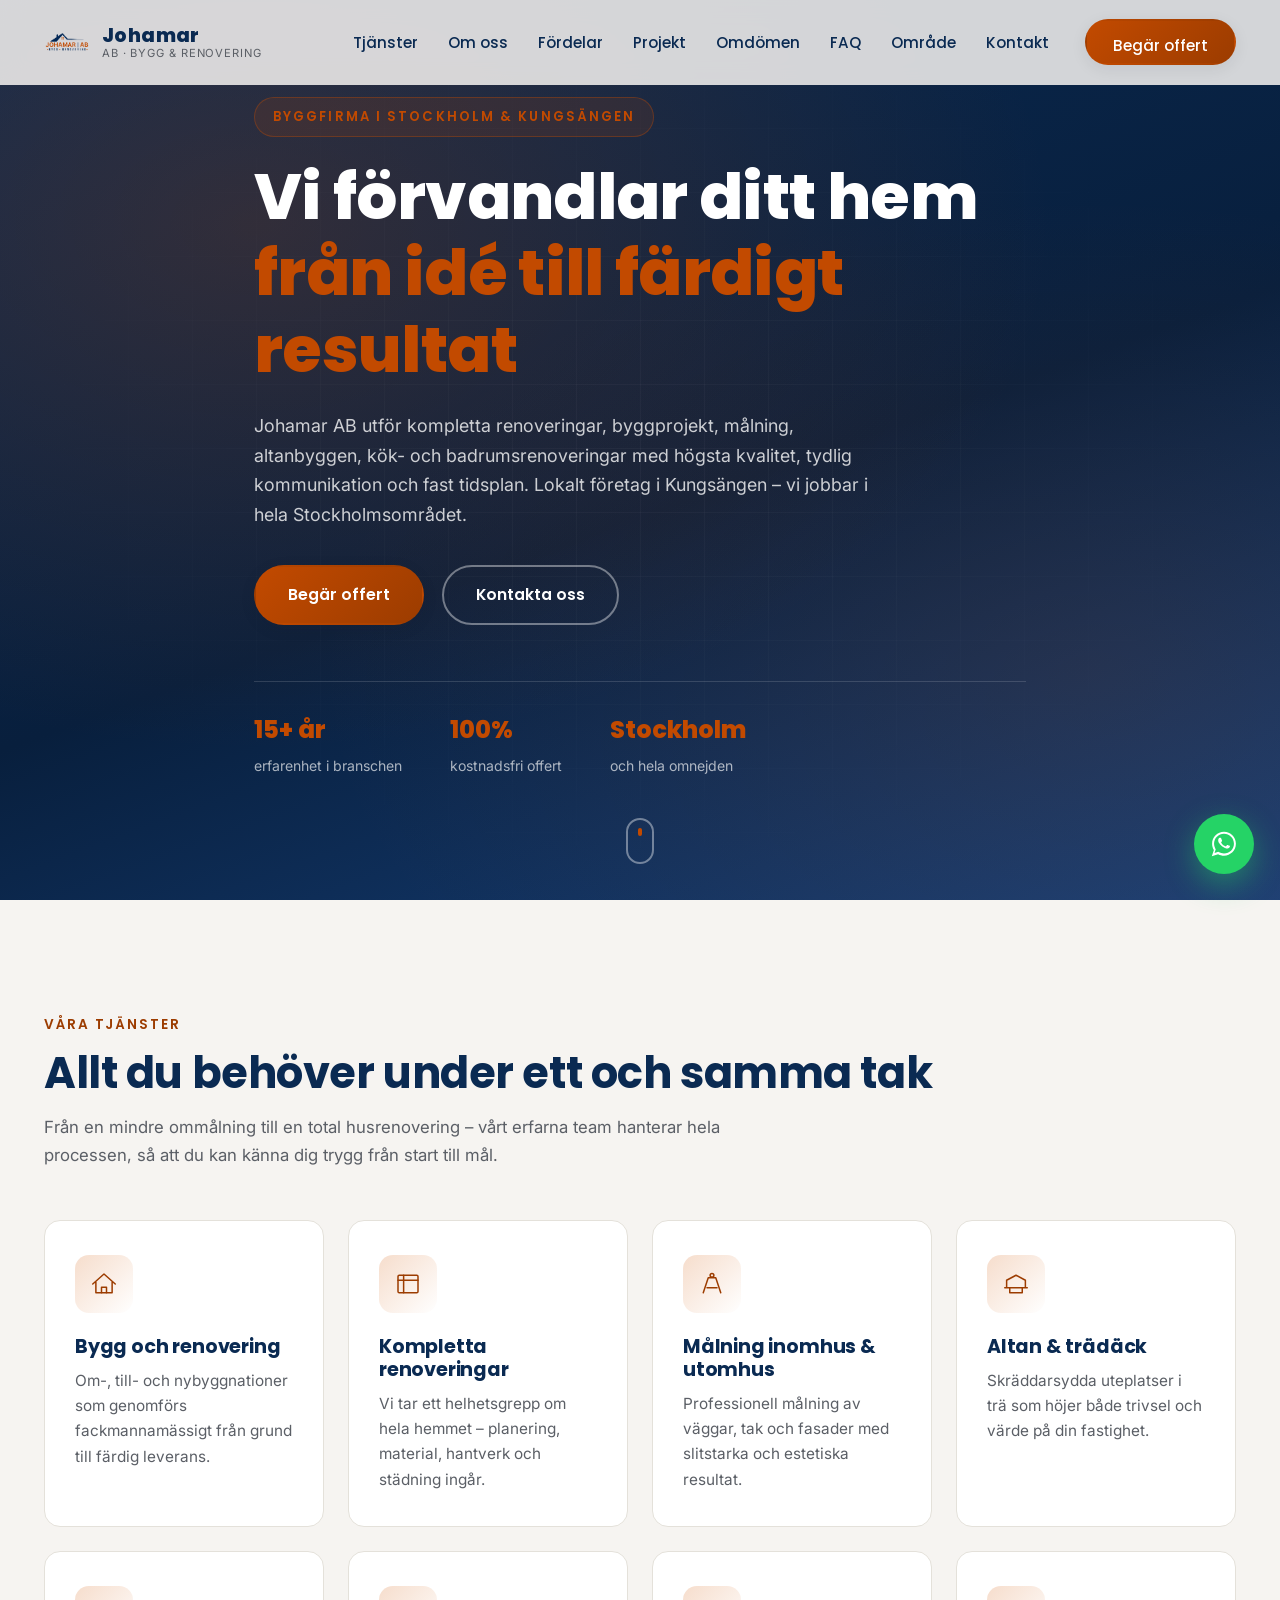
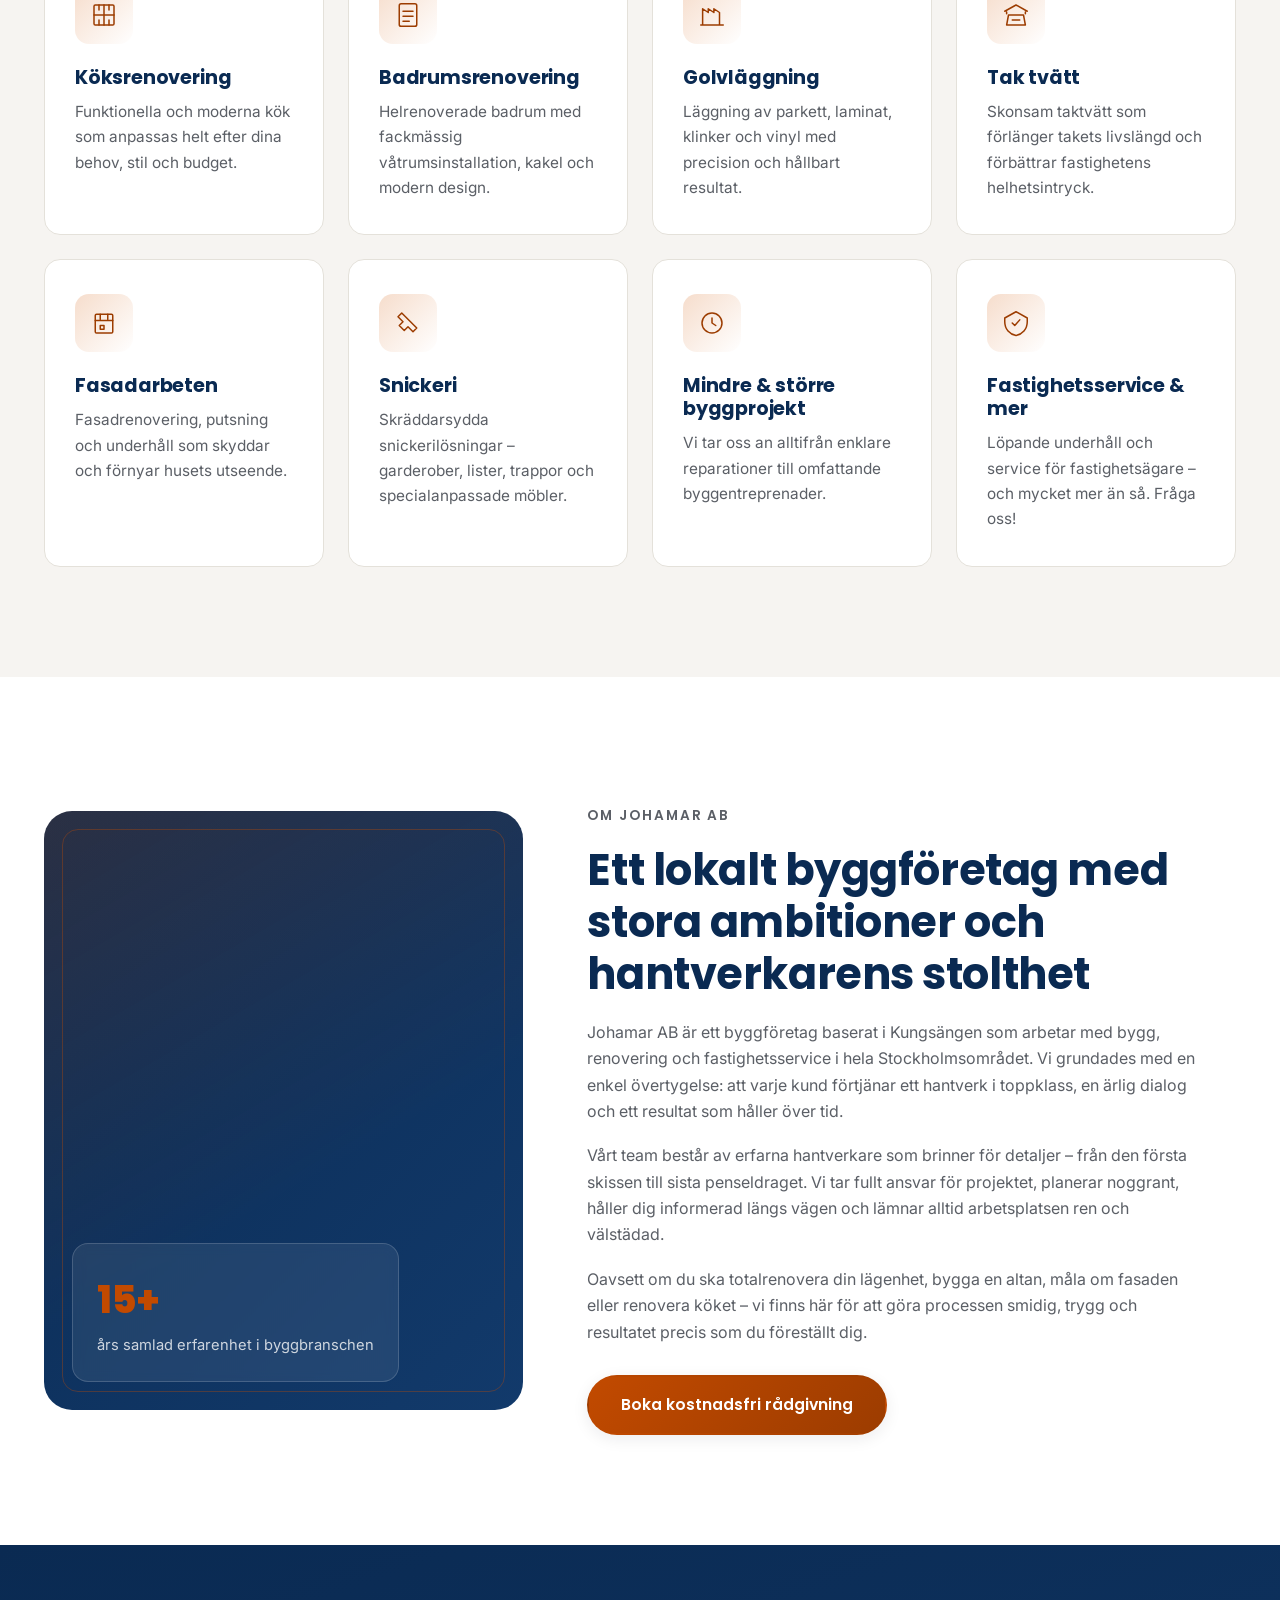
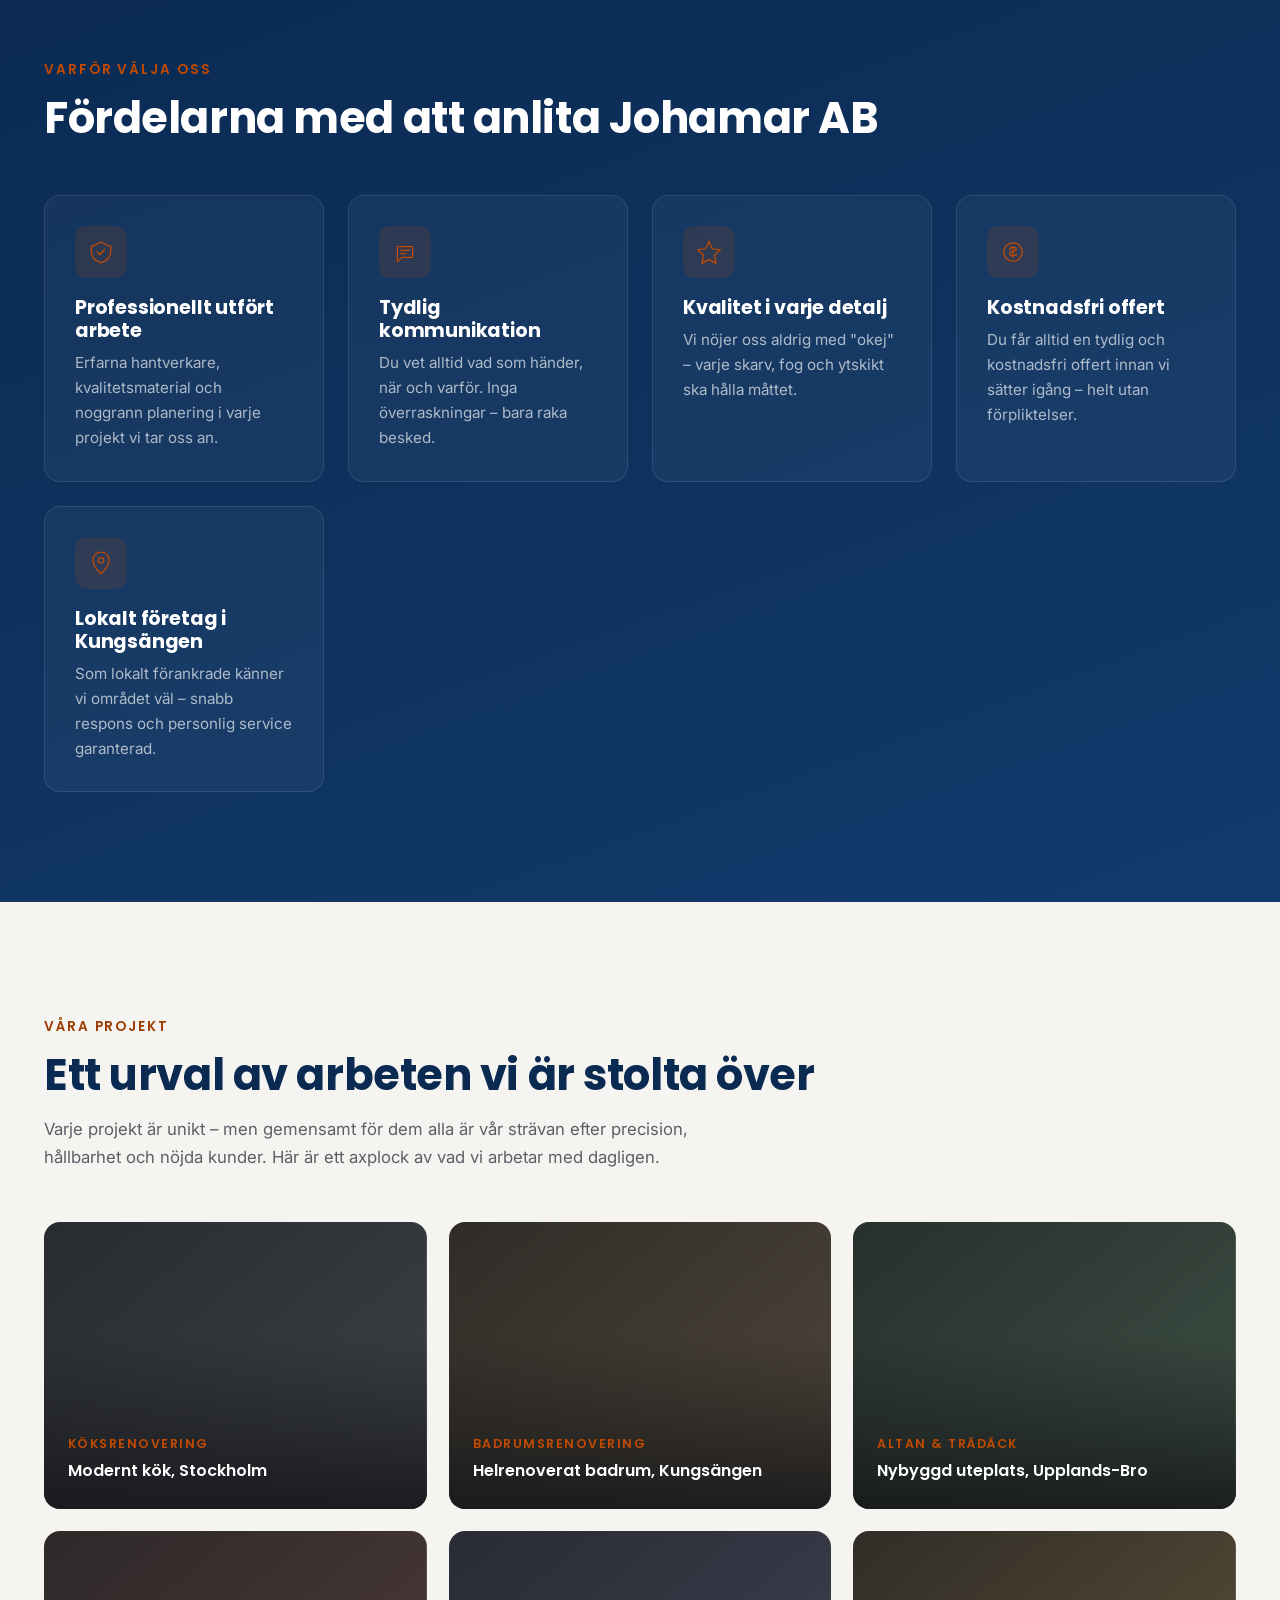
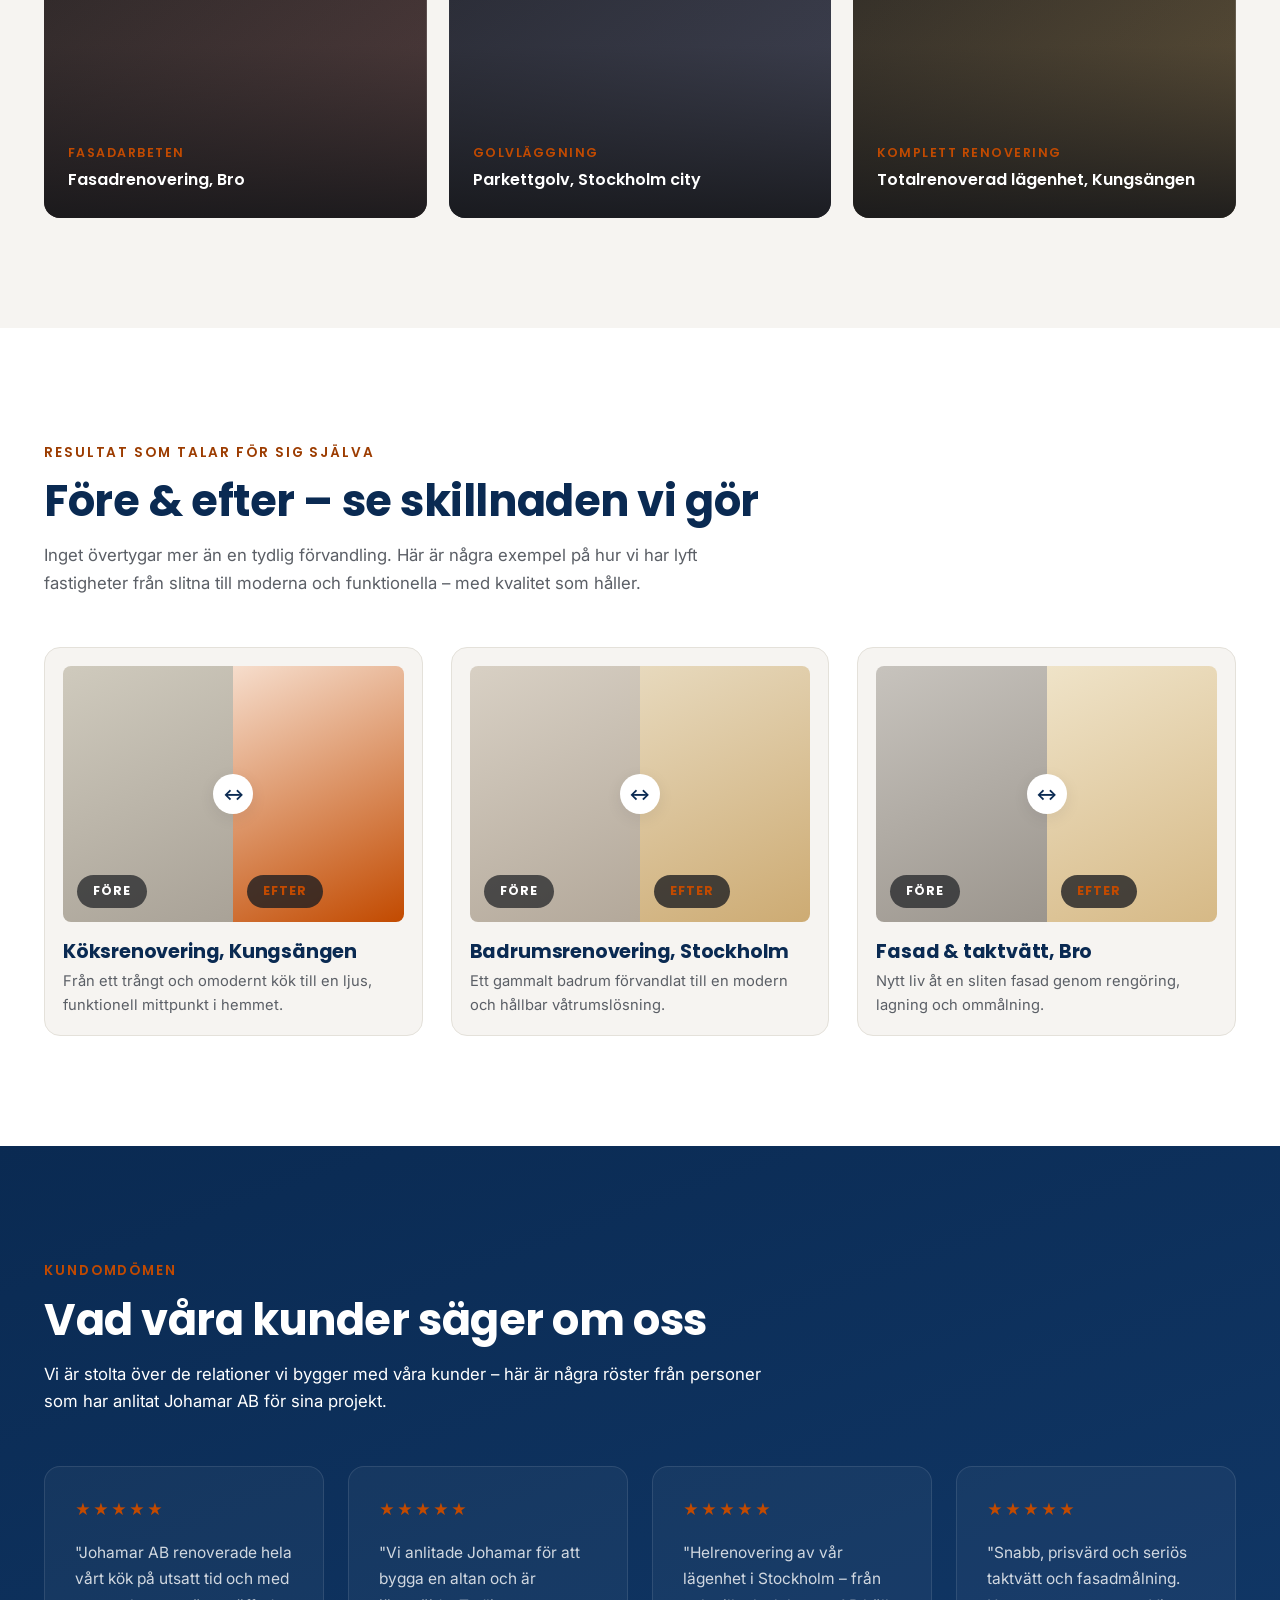
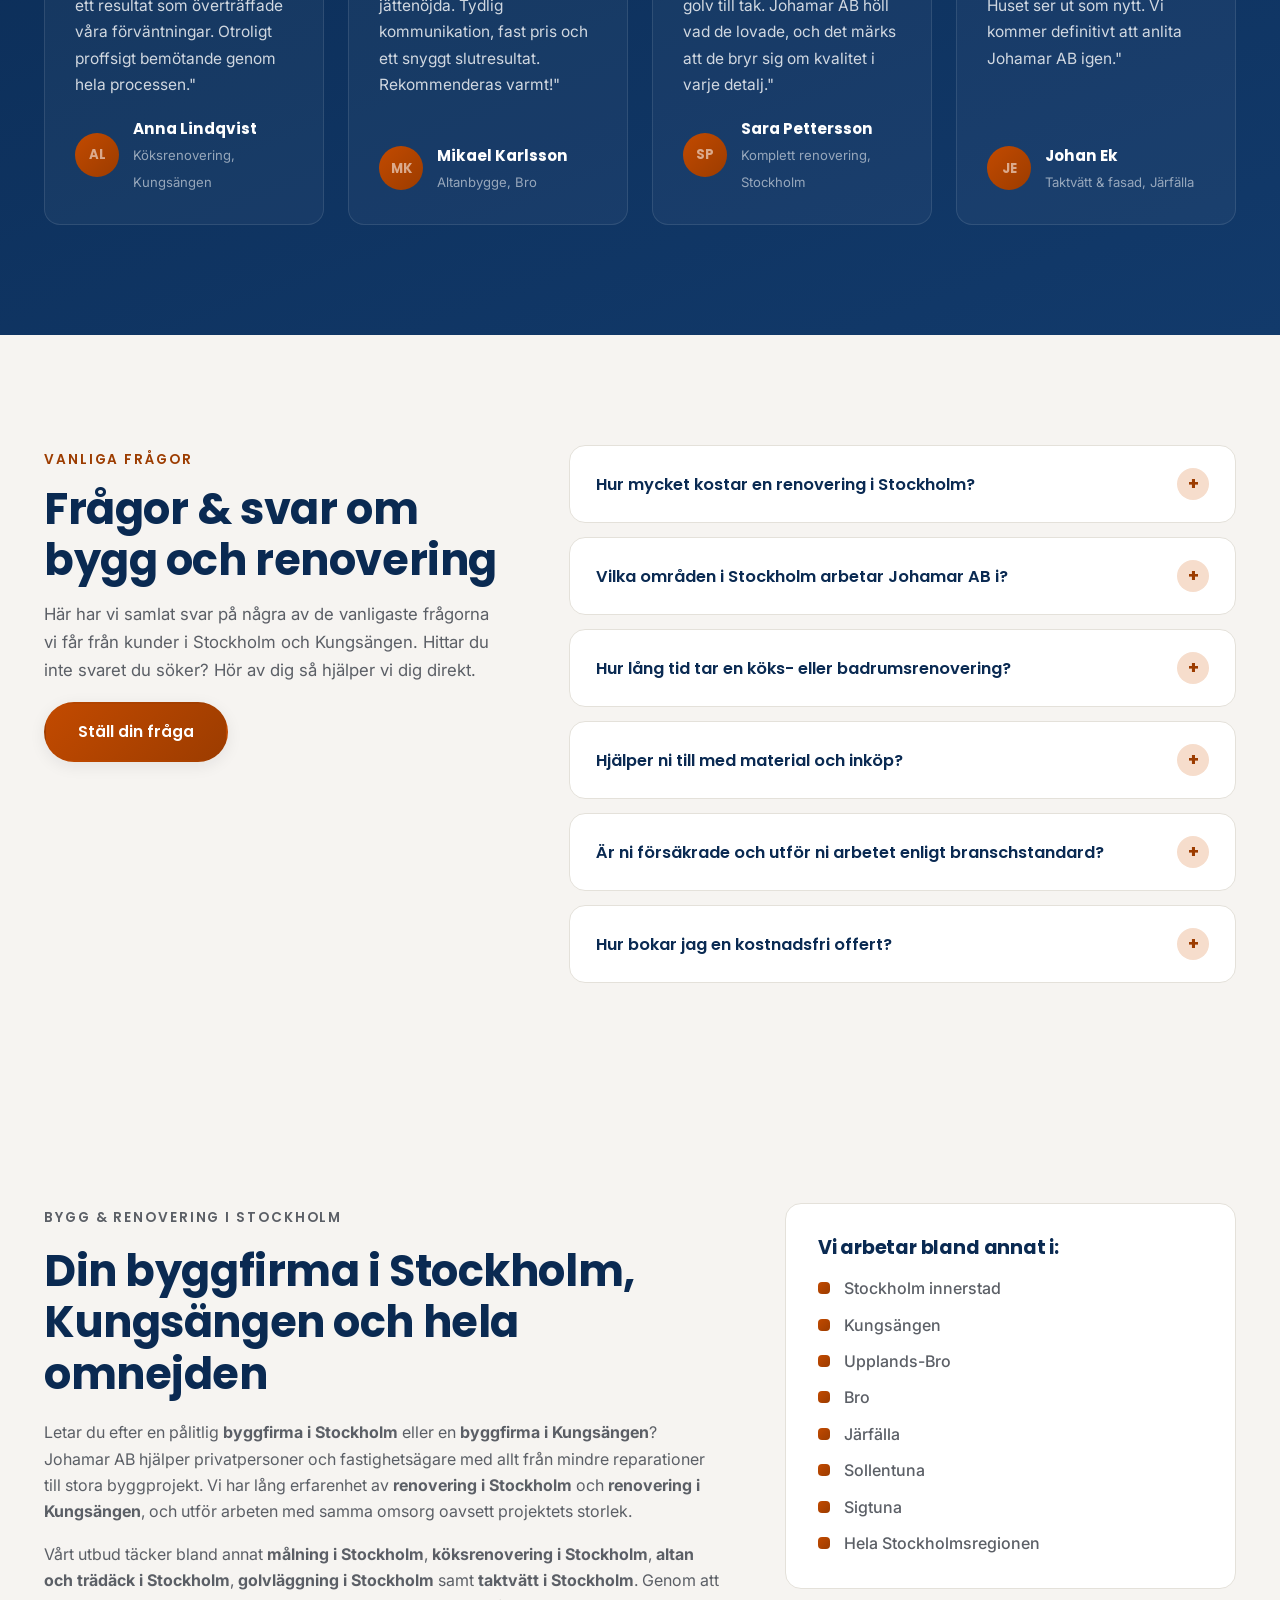
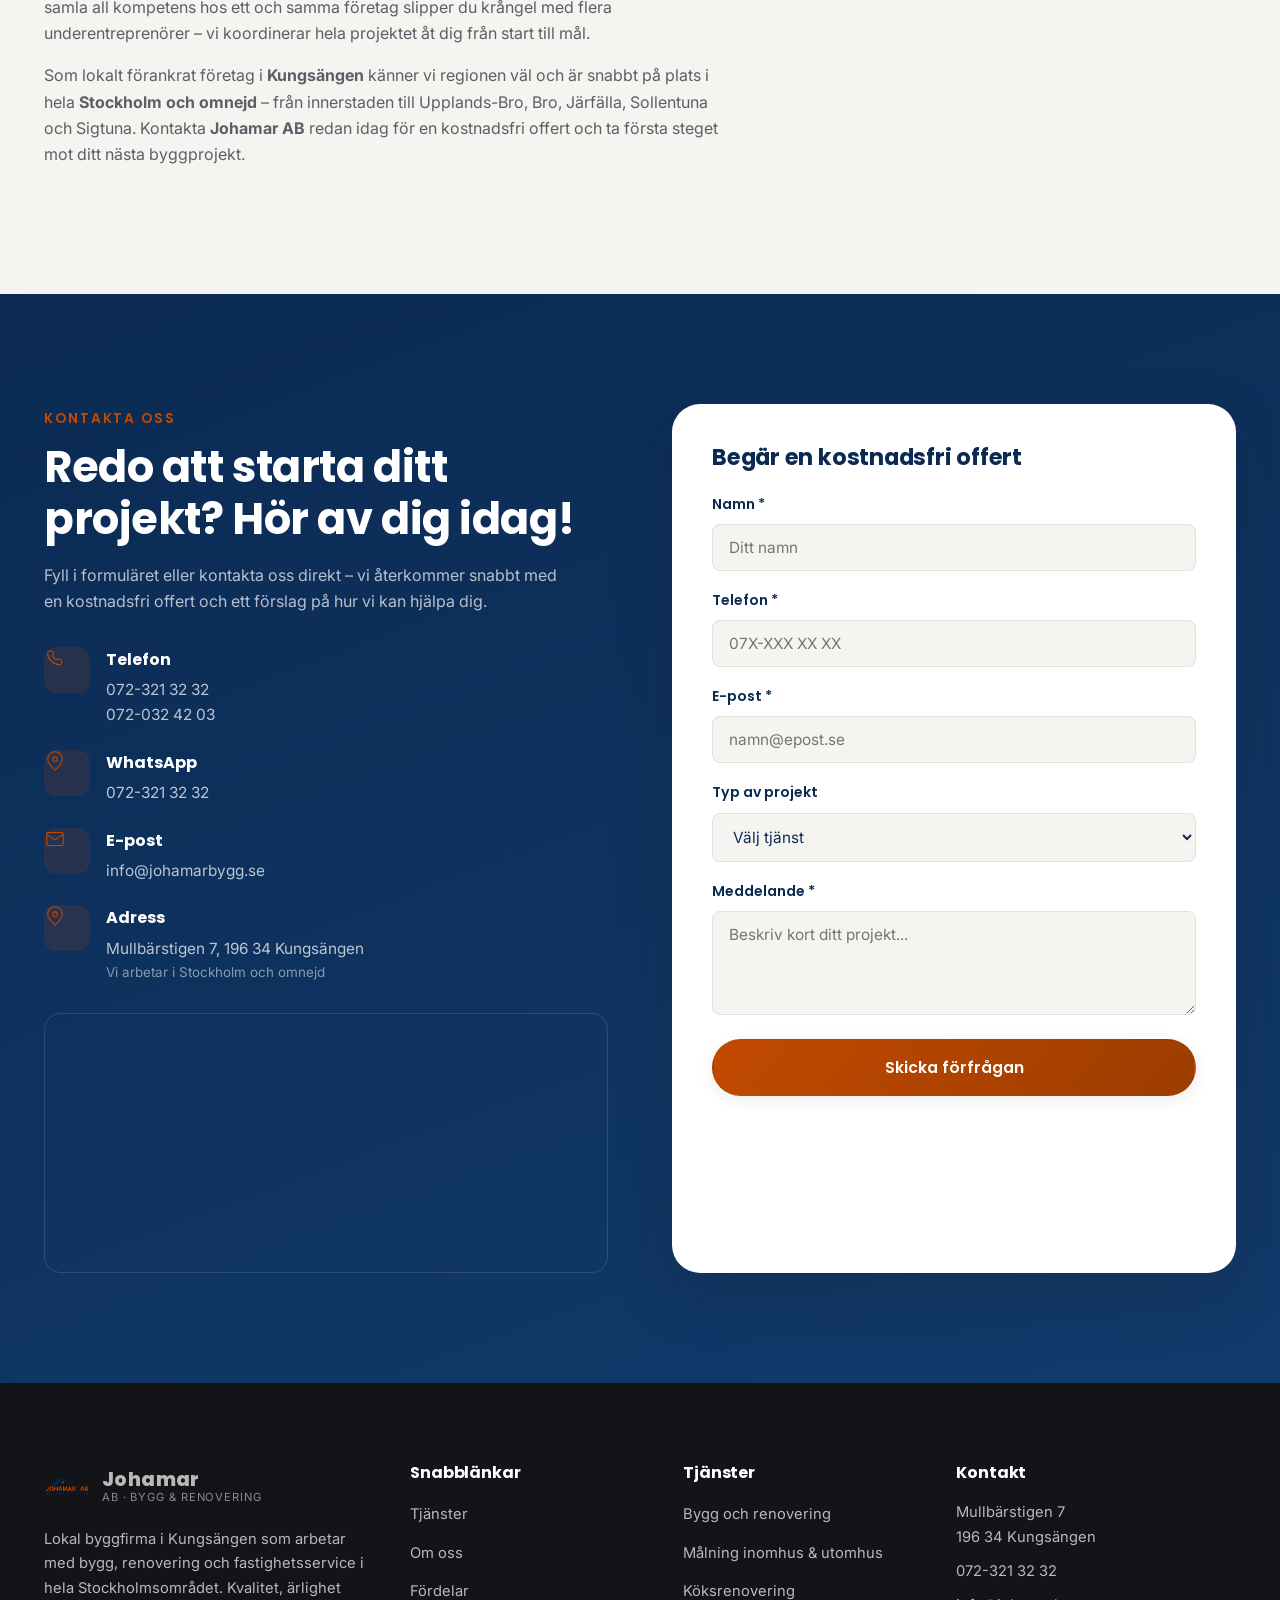
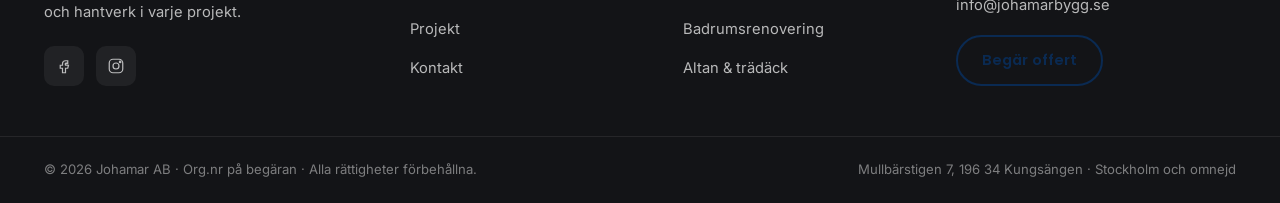
<file: johamar-bygg/index.html>
<!DOCTYPE html>
<html lang="sv">
<head>
  <meta charset="UTF-8" />
  <meta name="viewport" content="width=device-width, initial-scale=1.0" />
  <title>Johamar AB – Byggfirma & Renovering i Stockholm | Kungsängen</title>
  <meta name="description" content="Johamar AB är din pålitliga byggfirma i Stockholm och Kungsängen. Vi utför kompletta renoveringar, målning, altanbyggen, kök- och badrumsrenoveringar, golvläggning och taktvätt. Kostnadsfri offert!" />
  <meta name="keywords" content="byggfirma Stockholm, byggfirma Kungsängen, renovering Stockholm, renovering Kungsängen, målning Stockholm, köksrenovering Stockholm, altan och trädäck Stockholm, golvläggning Stockholm, taktvätt Stockholm, Johamar AB" />
  <meta name="robots" content="index, follow" />
  <link rel="canonical" href="https://www.johamarbygg.se/" />
  <link rel="icon" type="image/png" href="assets/images/logo.png" />
  <link rel="apple-touch-icon" href="assets/images/logo.png" />

  <!-- Open Graph -->
  <meta property="og:type" content="business.business" />
  <meta property="og:title" content="Johamar AB – Byggfirma & Renovering i Stockholm" />
  <meta property="og:description" content="Kompletta renoveringar, målning, altan, kök, badrum, golv och taktvätt. Lokalt företag i Kungsängen som arbetar i hela Stockholmsområdet. Begär din kostnadsfria offert idag." />
  <meta property="og:locale" content="sv_SE" />
  <meta property="og:site_name" content="Johamar AB" />
  <meta property="og:image" content="https://www.johamarbygg.se/assets/images/logo.png" />
  <meta property="og:url" content="https://www.johamarbygg.se/" />

  <!-- Fonts -->
  <link rel="preconnect" href="https://fonts.googleapis.com">
  <link rel="preconnect" href="https://fonts.gstatic.com" crossorigin>
  <link href="https://fonts.googleapis.com/css2?family=Poppins:wght@400;500;600;700;800&family=Inter:wght@400;500;600&display=swap" rel="stylesheet">

  <link rel="stylesheet" href="assets/css/style.css" />

  <!-- Schema.org LocalBusiness / GeneralContractor -->
  <script type="application/ld+json">
  {
    "@context": "https://schema.org",
    "@type": ["HomeAndConstructionBusiness", "GeneralContractor"],
    "name": "Johamar AB",
    "description": "Johamar AB är en byggfirma i Kungsängen som utför bygg, renovering, målning, altanbyggen, kök- och badrumsrenoveringar, golvläggning, taktvätt och fasadarbeten i Stockholm och omnejd.",
    "image": "https://www.johamarbygg.se/assets/images/logo.png",
    "url": "https://www.johamarbygg.se/",
    "telephone": "+46723213232",
    "email": "info@johamarbygg.se",
    "priceRange": "$$",
    "address": {
      "@type": "PostalAddress",
      "streetAddress": "Mullbärstigen 7",
      "postalCode": "196 34",
      "addressLocality": "Kungsängen",
      "addressCountry": "SE"
    },
    "areaServed": {
      "@type": "City",
      "name": "Stockholm och omnejd"
    },
    "sameAs": [
      "https://www.facebook.com/",
      "https://www.instagram.com/"
    ],
    "openingHoursSpecification": {
      "@type": "OpeningHoursSpecification",
      "dayOfWeek": ["Monday","Tuesday","Wednesday","Thursday","Friday"],
      "opens": "07:00",
      "closes": "17:00"
    }
  }
  </script>
</head>
<body>

  <!-- ===== HEADER ===== -->
  <header class="site-header" id="siteHeader">
    <div class="container header-inner">
      <a href="#hero" class="logo">
        <img class="logo-mark" src="assets/images/logo.png" alt="Johamar AB logotyp" width="46" height="46" loading="eager" />
        <span class="logo-text">
          <strong>Johamar</strong>
          <small>AB · Bygg &amp; Renovering</small>
        </span>
      </a>

      <nav class="main-nav" id="mainNav">
        <ul>
          <li><a href="#tjanster">Tjänster</a></li>
          <li><a href="#om-oss">Om oss</a></li>
          <li><a href="#fordelar">Fördelar</a></li>
          <li><a href="#projekt">Projekt</a></li>
          <li><a href="#omdomen">Omdömen</a></li>
          <li><a href="#faq">FAQ</a></li>
          <li><a href="#omrade">Område</a></li>
          <li><a href="#kontakt">Kontakt</a></li>
        </ul>
        <a href="#kontakt" class="btn btn-primary nav-cta">Begär offert</a>
      </nav>

      <button class="hamburger" id="hamburger" aria-label="Öppna meny" aria-expanded="false" aria-controls="mainNav">
        <span></span><span></span><span></span>
      </button>
    </div>
    <div class="nav-overlay" id="navOverlay"></div>
  </header>

  <!-- ===== HERO ===== -->
  <section class="hero" id="hero">
    <div class="hero-bg" aria-hidden="true"></div>
    <div class="container hero-inner">
      <p class="eyebrow reveal">Byggfirma i Stockholm &amp; Kungsängen</p>
      <h1 class="reveal">Vi förvandlar ditt hem <span class="accent">från idé till färdigt resultat</span></h1>
      <p class="hero-sub reveal">
        Johamar AB utför kompletta renoveringar, byggprojekt, målning, altanbyggen, kök- och
        badrumsrenoveringar med högsta kvalitet, tydlig kommunikation och fast tidsplan.
        Lokalt företag i Kungsängen – vi jobbar i hela Stockholmsområdet.
      </p>
      <div class="hero-cta reveal">
        <a href="#kontakt" class="btn btn-primary">Begär offert</a>
        <a href="tel:0723213232" class="btn btn-outline">Kontakta oss</a>
      </div>
      <ul class="hero-stats reveal">
        <li><strong>15+ år</strong><span>erfarenhet i branschen</span></li>
        <li><strong>100%</strong><span>kostnadsfri offert</span></li>
        <li><strong>Stockholm</strong><span>och hela omnejden</span></li>
      </ul>
    </div>
    <a href="#tjanster" class="scroll-cue" aria-label="Scrolla ner">
      <span></span>
    </a>
  </section>

  <!-- ===== TJÄNSTER ===== -->
  <section class="services" id="tjanster">
    <div class="container">
      <p class="section-eyebrow reveal">Våra tjänster</p>
      <h2 class="reveal">Allt du behöver under ett och samma tak</h2>
      <p class="section-lead reveal">
        Från en mindre ommålning till en total husrenovering – vårt erfarna team hanterar
        hela processen, så att du kan känna dig trygg från start till mål.
      </p>

      <div class="services-grid">
        <article class="service-card reveal">
          <div class="service-icon" aria-hidden="true">
            <svg viewBox="0 0 48 48"><path d="M6 24 24 8l18 16M11 21v17h26V21" /><path d="M20 38v-9h8v9" /></svg>
          </div>
          <h3>Bygg och renovering</h3>
          <p>Om-, till- och nybyggnationer som genomförs fackmannamässigt från grund till färdig leverans.</p>
        </article>

        <article class="service-card reveal">
          <div class="service-icon" aria-hidden="true">
            <svg viewBox="0 0 48 48"><rect x="8" y="10" width="32" height="28" rx="2"/><path d="M8 18h32M17 10v28"/></svg>
          </div>
          <h3>Kompletta renoveringar</h3>
          <p>Vi tar ett helhetsgrepp om hela hemmet – planering, material, hantverk och städning ingår.</p>
        </article>

        <article class="service-card reveal">
          <div class="service-icon" aria-hidden="true">
            <svg viewBox="0 0 48 48"><path d="M10 38 18 14h12l8 24"/><path d="M16 30h16"/><circle cx="24" cy="10" r="3"/></svg>
          </div>
          <h3>Målning inomhus &amp; utomhus</h3>
          <p>Professionell målning av väggar, tak och fasader med slitstarka och estetiska resultat.</p>
        </article>

        <article class="service-card reveal">
          <div class="service-icon" aria-hidden="true">
            <svg viewBox="0 0 48 48"><path d="M6 30h36M9 30V18l15-8 15 8v12"/><path d="M14 30v8h20v-8"/></svg>
          </div>
          <h3>Altan &amp; trädäck</h3>
          <p>Skräddarsydda uteplatser i trä som höjer både trivsel och värde på din fastighet.</p>
        </article>

        <article class="service-card reveal">
          <div class="service-icon" aria-hidden="true">
            <svg viewBox="0 0 48 48"><rect x="8" y="8" width="32" height="32" rx="2"/><path d="M8 24h32M24 8v32M16 8v8M32 8v8M16 32v8M32 32v8"/></svg>
          </div>
          <h3>Köksrenovering</h3>
          <p>Funktionella och moderna kök som anpassas helt efter dina behov, stil och budget.</p>
        </article>

        <article class="service-card reveal">
          <div class="service-icon" aria-hidden="true">
            <svg viewBox="0 0 48 48"><rect x="10" y="6" width="28" height="36" rx="3"/><path d="M16 18h16M16 26h16M16 34h10"/></svg>
          </div>
          <h3>Badrumsrenovering</h3>
          <p>Helrenoverade badrum med fackmässig våtrumsinstallation, kakel och modern design.</p>
        </article>

        <article class="service-card reveal">
          <div class="service-icon" aria-hidden="true">
            <svg viewBox="0 0 48 48"><path d="M6 40h36M9 40V14l9 6V14l9 6V14l9 6v20"/></svg>
          </div>
          <h3>Golvläggning</h3>
          <p>Läggning av parkett, laminat, klinker och vinyl med precision och hållbart resultat.</p>
        </article>

        <article class="service-card reveal">
          <div class="service-icon" aria-hidden="true">
            <svg viewBox="0 0 48 48"><path d="M6 18 24 8l18 10M9 19v3M39 19v3"/><path d="M12 24h24l3 16H9z"/><path d="M18 32h12"/></svg>
          </div>
          <h3>Tak tvätt</h3>
          <p>Skonsam taktvätt som förlänger takets livslängd och förbättrar fastighetens helhetsintryck.</p>
        </article>

        <article class="service-card reveal">
          <div class="service-icon" aria-hidden="true">
            <svg viewBox="0 0 48 48"><rect x="10" y="10" width="28" height="30" rx="2"/><path d="M10 20h28M18 10v8M30 10v8M18 28h6v6h-6z"/></svg>
          </div>
          <h3>Fasadarbeten</h3>
          <p>Fasadrenovering, putsning och underhåll som skyddar och förnyar husets utseende.</p>
        </article>

        <article class="service-card reveal">
          <div class="service-icon" aria-hidden="true">
            <svg viewBox="0 0 48 48"><path d="M14 8 8 14l8 8-6 6 8 8 6-6 8 8 6-6-22-22z"/></svg>
          </div>
          <h3>Snickeri</h3>
          <p>Skräddarsydda snickerilösningar – garderober, lister, trappor och specialanpassade möbler.</p>
        </article>

        <article class="service-card reveal">
          <div class="service-icon" aria-hidden="true">
            <svg viewBox="0 0 48 48"><circle cx="24" cy="24" r="16"/><path d="M24 16v8l6 4"/></svg>
          </div>
          <h3>Mindre &amp; större byggprojekt</h3>
          <p>Vi tar oss an alltifrån enklare reparationer till omfattande byggentreprenader.</p>
        </article>

        <article class="service-card reveal">
          <div class="service-icon" aria-hidden="true">
            <svg viewBox="0 0 48 48"><path d="M24 6 6 16v6c0 12 8 20 18 22 10-2 18-10 18-22v-6z"/><path d="M18 24l4 4 8-9"/></svg>
          </div>
          <h3>Fastighetsservice &amp; mer</h3>
          <p>Löpande underhåll och service för fastighetsägare – och mycket mer än så. Fråga oss!</p>
        </article>
      </div>
    </div>
  </section>

  <!-- ===== OM OSS ===== -->
  <section class="about" id="om-oss">
    <div class="container about-inner">
      <!--
        ============================================================
        BILDBYTE — OM OSS / TEAMFOTO (assets/images/team/)
        ============================================================
        .about-frame visar just nu en CSS-gradientkomposition med
        en informationsbadge ovanpå. Lägg ett foto på teamet eller
        grundaren i: johamar-bygg/assets/images/team/

        Byt ut kompositionen genom att lägga till en <img> FÖRE
        .about-badge inuti .about-frame, t.ex:

          <div class="about-frame">
            <img src="assets/images/team/johamar-team-kungsangen.jpg"
                 alt="Johamar AB:s hantverkare på en byggarbetsplats i Kungsängen"
                 width="640" height="800" loading="lazy" />
            <div class="about-badge">
              <strong>15+</strong>
              <span>års samlad erfarenhet i byggbranschen</span>
            </div>
          </div>

        Tips för responsiv/optimerad visning:
        - Stående format runt 4:5 (t.ex. 640×800 px) passar .about-frame bäst.
        - Exportera i .webp för snabbare laddning, .jpg som fallback.
        - Ta bort aria-hidden="true" från .about-media om bilden tillför
          information (t.ex. visar faktiska medarbetare) som inte redan
          beskrivs i texten bredvid.
        - Lägg till "img { width:100%; height:100%; object-fit:cover; }"
          under .about-frame i style.css så fotot fyller ramen helt.
        ============================================================
      -->
      <div class="about-media reveal" aria-hidden="true">
        <div class="about-frame">
          <div class="about-badge">
            <strong>15+</strong>
            <span>års samlad erfarenhet i bygg&shy;branschen</span>
          </div>
        </div>
      </div>
      <div class="about-content">
        <p class="section-eyebrow reveal">Om Johamar AB</p>
        <h2 class="reveal">Ett lokalt byggföretag med stora ambitioner och hantverkarens stolthet</h2>
        <p class="reveal">
          Johamar AB är ett byggföretag baserat i Kungsängen som arbetar med bygg, renovering och
          fastighetsservice i hela Stockholmsområdet. Vi grundades med en enkel övertygelse:
          att varje kund förtjänar ett hantverk i toppklass, en ärlig dialog och ett resultat som
          håller över tid.
        </p>
        <p class="reveal">
          Vårt team består av erfarna hantverkare som brinner för detaljer – från den första
          skissen till sista penseldraget. Vi tar fullt ansvar för projektet, planerar noggrant,
          håller dig informerad längs vägen och lämnar alltid arbetsplatsen ren och välstädad.
        </p>
        <p class="reveal">
          Oavsett om du ska totalrenovera din lägenhet, bygga en altan, måla om fasaden eller
          renovera köket – vi finns här för att göra processen smidig, trygg och resultatet
          precis som du föreställt dig.
        </p>
        <a href="#kontakt" class="btn btn-primary reveal">Boka kostnadsfri rådgivning</a>
      </div>
    </div>
  </section>

  <!-- ===== FÖRDELAR ===== -->
  <section class="benefits" id="fordelar">
    <div class="container">
      <p class="section-eyebrow reveal light">Varför välja oss</p>
      <h2 class="reveal light">Fördelarna med att anlita Johamar AB</h2>

      <div class="benefits-grid">
        <div class="benefit-card reveal">
          <div class="benefit-icon"><svg viewBox="0 0 48 48"><path d="M24 6 6 14v8c0 11 7.5 18.5 18 22 10.5-3.5 18-11 18-22v-8z"/><path d="M17 24l5 5 9-10"/></svg></div>
          <h3>Professionellt utfört arbete</h3>
          <p>Erfarna hantverkare, kvalitetsmaterial och noggrann planering i varje projekt vi tar oss an.</p>
        </div>
        <div class="benefit-card reveal">
          <div class="benefit-icon"><svg viewBox="0 0 48 48"><path d="M10 14h28v20H18l-8 8z"/><path d="M16 21h16M16 27h10"/></svg></div>
          <h3>Tydlig kommunikation</h3>
          <p>Du vet alltid vad som händer, när och varför. Inga överraskningar – bara raka besked.</p>
        </div>
        <div class="benefit-card reveal">
          <div class="benefit-icon"><svg viewBox="0 0 48 48"><path d="M24 4 30 18l15 2-11 10 3 15-13-7-13 7 3-15-11-10 15-2z"/></svg></div>
          <h3>Kvalitet i varje detalj</h3>
          <p>Vi nöjer oss aldrig med "okej" – varje skarv, fog och ytskikt ska hålla måttet.</p>
        </div>
        <div class="benefit-card reveal">
          <div class="benefit-icon"><svg viewBox="0 0 48 48"><circle cx="24" cy="24" r="17"/><path d="M24 15v18M18 19c0-3 3-4 6-4s6 1.5 6 4-3 4-6 4-6 1-6 4 3 4 6 4 6-1 6-4"/></svg></div>
          <h3>Kostnadsfri offert</h3>
          <p>Du får alltid en tydlig och kostnadsfri offert innan vi sätter igång – helt utan förpliktelser.</p>
        </div>
        <div class="benefit-card reveal">
          <div class="benefit-icon"><svg viewBox="0 0 48 48"><path d="M24 4C15 4 9 11 9 19c0 12 15 25 15 25s15-13 15-25c0-8-6-15-15-15z"/><circle cx="24" cy="19" r="5"/></svg></div>
          <h3>Lokalt företag i Kungsängen</h3>
          <p>Som lokalt förankrade känner vi området väl – snabb respons och personlig service garanterad.</p>
        </div>
      </div>
    </div>
  </section>

  <!-- ===== PROJEKT / GALLERI ===== -->
  <section class="projects" id="projekt">
    <div class="container">
      <p class="section-eyebrow reveal">Våra projekt</p>
      <h2 class="reveal">Ett urval av arbeten vi är stolta över</h2>
      <p class="section-lead reveal">
        Varje projekt är unikt – men gemensamt för dem alla är vår strävan efter precision,
        hållbarhet och nöjda kunder. Här är ett axplock av vad vi arbetar med dagligen.
      </p>
      <!--
        ============================================================
        BILDBYTE — PROJEKTGALLERI (assets/images/projects/)
        ============================================================
        Varje .project-card visar just nu en CSS/SVG-komposition
        (klassen "proj-1" … "proj-6" styr bakgrundsfärgen i style.css).
        Lägg dina egna projektfoton i: johamar-bygg/assets/images/projects/

        Byt ut visningen genom att ta bort bakgrundsklassen (t.ex. "proj-1")
        och lägga till en <img> FÖRE <figcaption>, t.ex:

          <figure class="project-card reveal">
            <img src="assets/images/projects/koksrenovering-stockholm-01.jpg"
                 alt="Modernt renoverat kök med vitt snickeri och bänkskiva i trä, Stockholm"
                 width="800" height="600" loading="lazy" />
            <figcaption><span>Köksrenovering</span>Modernt kök, Stockholm</figcaption>
          </figure>

        Tips för responsiv/optimerad visning:
        - Exportera bilder i .webp (med .jpg som fallback) och i ungefär
          800×600 px för bästa balans mellan skärpa och laddningstid.
        - Behåll width/height så att layouten inte hoppar (CLS).
        - Skriv alltid en beskrivande svensk alt-text som nämner
          tjänst + plats, för bättre SEO och tillgänglighet.
        - .project-card har redan "object-fit: cover" via bakgrundsbilden;
          lägg till "img { width:100%; height:100%; object-fit:cover; }"
          under .project-card i style.css om du byter till <img>-taggar.
        ============================================================
      -->
      <div class="projects-grid">
        <figure class="project-card reveal proj-1">
          <!-- Ersätt med: assets/images/projects/koksrenovering-stockholm-01.jpg -->
          <figcaption><span>Köksrenovering</span>Modernt kök, Stockholm</figcaption>
        </figure>
        <figure class="project-card reveal proj-2">
          <!-- Ersätt med: assets/images/projects/badrumsrenovering-kungsangen-01.jpg -->
          <figcaption><span>Badrumsrenovering</span>Helrenoverat badrum, Kungsängen</figcaption>
        </figure>
        <figure class="project-card reveal proj-3">
          <!-- Ersätt med: assets/images/projects/altan-tradack-upplands-bro-01.jpg -->
          <figcaption><span>Altan &amp; trädäck</span>Nybyggd uteplats, Upplands-Bro</figcaption>
        </figure>
        <figure class="project-card reveal proj-4">
          <!-- Ersätt med: assets/images/projects/fasadarbete-bro-01.jpg -->
          <figcaption><span>Fasadarbeten</span>Fasadrenovering, Bro</figcaption>
        </figure>
        <figure class="project-card reveal proj-5">
          <!-- Ersätt med: assets/images/projects/golvlaggning-stockholm-01.jpg -->
          <figcaption><span>Golvläggning</span>Parkettgolv, Stockholm city</figcaption>
        </figure>
        <figure class="project-card reveal proj-6">
          <!-- Ersätt med: assets/images/projects/komplett-renovering-kungsangen-01.jpg -->
          <figcaption><span>Komplett renovering</span>Totalrenoverad lägenhet, Kungsängen</figcaption>
        </figure>
      </div>
    </div>
  </section>

  <!-- ===== FÖRE & EFTER ===== -->
  <section class="before-after" id="fore-efter">
    <div class="container">
      <p class="section-eyebrow reveal">Resultat som talar för sig själva</p>
      <h2 class="reveal">Före &amp; efter – se skillnaden vi gör</h2>
      <p class="section-lead reveal">
        Inget övertygar mer än en tydlig förvandling. Här är några exempel på hur vi har
        lyft fastigheter från slitna till moderna och funktionella – med kvalitet som håller.
      </p>

      <!--
        ============================================================
        BILDBYTE — FÖRE & EFTER (assets/images/before-after/)
        ============================================================
        Varje .ba-pane visar just nu en CSS-gradientkomposition.
        Lägg dina egna före/efter-foton i: johamar-bygg/assets/images/before-after/

        Byt ut en panel genom att ta bort bakgrundsklassen (t.ex. "ba-2")
        och lägga till en <img> inuti, t.ex:

          <div class="ba-pane">
            <img src="assets/images/before-after/kok-kungsangen-fore.jpg"
                 alt="Köket i Kungsängen före renovering, slitna skåpluckor och gammal bänkskiva"
                 width="500" height="375" loading="lazy" />
            <span>Före</span>
          </div>
          <div class="ba-pane">
            <img src="assets/images/before-after/kok-kungsangen-efter.jpg"
                 alt="Samma kök i Kungsängen efter renovering, ljusa skåp och ny bänkskiva i sten"
                 width="500" height="375" loading="lazy" />
            <span>Efter</span>
          </div>

        Tips för responsiv/optimerad visning:
        - Fota "före" och "efter" från exakt samma vinkel för bästa effekt.
        - Exportera i .webp, ca 500×375 px (4:3), för snabb laddning.
        - Behåll width/height för att undvika layoutskift (CLS).
        - Lägg till "img { width:100%; height:100%; object-fit:cover;
          position:absolute; inset:0; }" under .ba-pane i style.css
          så att fotona fyller panelen precis som gradienterna gör nu.
        ============================================================
      -->
      <div class="ba-grid">
        <div class="ba-card reveal">
          <div class="ba-compare">
            <div class="ba-pane ba-before"><span>Före</span></div>
            <div class="ba-pane ba-after"><span>Efter</span></div>
            <div class="ba-divider" aria-hidden="true">↔</div>
          </div>
          <h3>Köksrenovering, Kungsängen</h3>
          <p>Från ett trångt och omodernt kök till en ljus, funktionell mittpunkt i hemmet.</p>
        </div>

        <div class="ba-card reveal">
          <div class="ba-compare">
            <div class="ba-pane ba-before ba-2"><span>Före</span></div>
            <div class="ba-pane ba-after ba-2"><span>Efter</span></div>
            <div class="ba-divider" aria-hidden="true">↔</div>
          </div>
          <h3>Badrumsrenovering, Stockholm</h3>
          <p>Ett gammalt badrum förvandlat till en modern och hållbar våtrumslösning.</p>
        </div>

        <div class="ba-card reveal">
          <div class="ba-compare">
            <div class="ba-pane ba-before ba-3"><span>Före</span></div>
            <div class="ba-pane ba-after ba-3"><span>Efter</span></div>
            <div class="ba-divider" aria-hidden="true">↔</div>
          </div>
          <h3>Fasad &amp; taktvätt, Bro</h3>
          <p>Nytt liv åt en sliten fasad genom rengöring, lagning och ommålning.</p>
        </div>
      </div>
    </div>
  </section>

  <!-- ===== KUNDOMDÖMEN ===== -->
  <section class="testimonials" id="omdomen">
    <div class="container">
      <p class="section-eyebrow reveal light">Kundomdömen</p>
      <h2 class="reveal light">Vad våra kunder säger om oss</h2>
      <p class="section-lead reveal light">
        Vi är stolta över de relationer vi bygger med våra kunder – här är några röster
        från personer som har anlitat Johamar AB för sina projekt.
      </p>

      <div class="testimonials-grid">
        <figure class="testimonial-card reveal">
          <div class="stars" aria-label="Betyg 5 av 5">★★★★★</div>
          <blockquote>
            "Johamar AB renoverade hela vårt kök på utsatt tid och med ett resultat som
            överträffade våra förväntningar. Otroligt proffsigt bemötande genom hela processen."
          </blockquote>
          <figcaption><span class="avatar">AL</span><div><strong>Anna Lindqvist</strong><span>Köksrenovering, Kungsängen</span></div></figcaption>
        </figure>

        <figure class="testimonial-card reveal">
          <div class="stars" aria-label="Betyg 5 av 5">★★★★★</div>
          <blockquote>
            "Vi anlitade Johamar för att bygga en altan och är jättenöjda. Tydlig kommunikation,
            fast pris och ett snyggt slutresultat. Rekommenderas varmt!"
          </blockquote>
          <figcaption><span class="avatar">MK</span><div><strong>Mikael Karlsson</strong><span>Altanbygge, Bro</span></div></figcaption>
        </figure>

        <figure class="testimonial-card reveal">
          <div class="stars" aria-label="Betyg 5 av 5">★★★★★</div>
          <blockquote>
            "Helrenovering av vår lägenhet i Stockholm – från golv till tak. Johamar AB
            höll vad de lovade, och det märks att de bryr sig om kvalitet i varje detalj."
          </blockquote>
          <figcaption><span class="avatar">SP</span><div><strong>Sara Pettersson</strong><span>Komplett renovering, Stockholm</span></div></figcaption>
        </figure>

        <figure class="testimonial-card reveal">
          <div class="stars" aria-label="Betyg 5 av 5">★★★★★</div>
          <blockquote>
            "Snabb, prisvärd och seriös taktvätt och fasadmålning. Huset ser ut som nytt.
            Vi kommer definitivt att anlita Johamar AB igen."
          </blockquote>
          <figcaption><span class="avatar">JE</span><div><strong>Johan Ek</strong><span>Taktvätt &amp; fasad, Järfälla</span></div></figcaption>
        </figure>
      </div>
    </div>
  </section>

  <!-- ===== FAQ ===== -->
  <section class="faq" id="faq">
    <div class="container faq-grid">
      <div class="faq-intro reveal">
        <p class="section-eyebrow">Vanliga frågor</p>
        <h2>Frågor &amp; svar om bygg och renovering</h2>
        <p class="section-lead">
          Här har vi samlat svar på några av de vanligaste frågorna vi får från kunder i
          Stockholm och Kungsängen. Hittar du inte svaret du söker? Hör av dig så hjälper vi dig direkt.
        </p>
        <a href="#kontakt" class="btn btn-primary">Ställ din fråga</a>
      </div>

      <div class="faq-list">
        <div class="faq-item reveal">
          <button class="faq-question" aria-expanded="false">
            Hur mycket kostar en renovering i Stockholm?
            <span class="faq-icon">+</span>
          </button>
          <div class="faq-answer">
            <p>Priset beror på projektets omfattning, materialval och tidsram. Därför erbjuder
            vi alltid en kostnadsfri och förutsättningslös offert där vi går igenom dina
            önskemål och ger dig en tydlig prisbild innan arbetet påbörjas.</p>
          </div>
        </div>

        <div class="faq-item reveal">
          <button class="faq-question" aria-expanded="false">
            Vilka områden i Stockholm arbetar Johamar AB i?
            <span class="faq-icon">+</span>
          </button>
          <div class="faq-answer">
            <p>Vi är ett lokalt företag baserat i Kungsängen och utför uppdrag i hela
            Stockholmsregionen – bland annat Stockholm innerstad, Kungsängen, Upplands-Bro,
            Bro, Järfälla, Sollentuna och Sigtuna.</p>
          </div>
        </div>

        <div class="faq-item reveal">
          <button class="faq-question" aria-expanded="false">
            Hur lång tid tar en köks- eller badrumsrenovering?
            <span class="faq-icon">+</span>
          </button>
          <div class="faq-answer">
            <p>En badrumsrenovering tar normalt 2–4 veckor och en köksrenovering 1–3 veckor,
            beroende på omfattning. I samband med offerten får du alltid en realistisk
            tidsplan som vi sedan håller oss till.</p>
          </div>
        </div>

        <div class="faq-item reveal">
          <button class="faq-question" aria-expanded="false">
            Hjälper ni till med material och inköp?
            <span class="faq-icon">+</span>
          </button>
          <div class="faq-answer">
            <p>Ja, vi hjälper gärna till med rådgivning kring materialval och kan sköta
            inköp av allt från kakel och golv till färg och köksinredning – helt enligt
            din smak och budget.</p>
          </div>
        </div>

        <div class="faq-item reveal">
          <button class="faq-question" aria-expanded="false">
            Är ni försäkrade och utför ni arbetet enligt branschstandard?
            <span class="faq-icon">+</span>
          </button>
          <div class="faq-answer">
            <p>Absolut. Vi arbetar fackmannamässigt enligt gällande branschregler, har
            ansvarsförsäkring och säkerställer att alla våtrumsarbeten och installationer
            utförs korrekt och dokumenteras.</p>
          </div>
        </div>

        <div class="faq-item reveal">
          <button class="faq-question" aria-expanded="false">
            Hur bokar jag en kostnadsfri offert?
            <span class="faq-icon">+</span>
          </button>
          <div class="faq-answer">
            <p>Enklast är att fylla i kontaktformuläret längre ner på sidan, ringa oss på
            072-321 32 32 eller skicka ett meddelande via WhatsApp. Vi återkommer vanligtvis
            samma dag med förslag på tid för kostnadsfritt platsbesök.</p>
          </div>
        </div>
      </div>
    </div>
  </section>

  <!-- FAQ structured data -->
  <script type="application/ld+json">
  {
    "@context": "https://schema.org",
    "@type": "FAQPage",
    "mainEntity": [
      {
        "@type": "Question",
        "name": "Hur mycket kostar en renovering i Stockholm?",
        "acceptedAnswer": { "@type": "Answer", "text": "Priset beror på projektets omfattning, materialval och tidsram. Johamar AB erbjuder alltid en kostnadsfri och förutsättningslös offert med tydlig prisbild innan arbetet påbörjas." }
      },
      {
        "@type": "Question",
        "name": "Vilka områden i Stockholm arbetar Johamar AB i?",
        "acceptedAnswer": { "@type": "Answer", "text": "Johamar AB är baserat i Kungsängen och utför uppdrag i hela Stockholmsregionen, bland annat Stockholm innerstad, Kungsängen, Upplands-Bro, Bro, Järfälla, Sollentuna och Sigtuna." }
      },
      {
        "@type": "Question",
        "name": "Hur lång tid tar en köks- eller badrumsrenovering?",
        "acceptedAnswer": { "@type": "Answer", "text": "En badrumsrenovering tar normalt 2–4 veckor och en köksrenovering 1–3 veckor beroende på omfattning. En realistisk tidsplan ingår alltid i offerten." }
      },
      {
        "@type": "Question",
        "name": "Hjälper ni till med material och inköp?",
        "acceptedAnswer": { "@type": "Answer", "text": "Ja, Johamar AB hjälper till med rådgivning kring materialval och kan sköta inköp av kakel, golv, färg och köksinredning enligt kundens smak och budget." }
      },
      {
        "@type": "Question",
        "name": "Är ni försäkrade och utför ni arbetet enligt branschstandard?",
        "acceptedAnswer": { "@type": "Answer", "text": "Ja, Johamar AB arbetar fackmannamässigt enligt branschregler, har ansvarsförsäkring och säkerställer att våtrumsarbeten och installationer utförs korrekt och dokumenteras." }
      },
      {
        "@type": "Question",
        "name": "Hur bokar jag en kostnadsfri offert hos Johamar AB?",
        "acceptedAnswer": { "@type": "Answer", "text": "Fyll i kontaktformuläret på webbplatsen, ring 072-321 32 32 eller skicka ett meddelande via WhatsApp, så återkommer Johamar AB samma dag med förslag på ett kostnadsfritt platsbesök." }
      }
    ]
  }
  </script>

  <!-- ===== SEO / OMRÅDE ===== -->
  <section class="area-seo" id="omrade">
    <div class="container area-grid">
      <div class="reveal">
        <p class="section-eyebrow">Bygg &amp; renovering i Stockholm</p>
        <h2>Din byggfirma i Stockholm, Kungsängen och hela omnejden</h2>
        <p>
          Letar du efter en pålitlig <strong>byggfirma i Stockholm</strong> eller en
          <strong>byggfirma i Kungsängen</strong>? Johamar AB hjälper privatpersoner och
          fastighetsägare med allt från mindre reparationer till stora byggprojekt. Vi har
          lång erfarenhet av <strong>renovering i Stockholm</strong> och
          <strong>renovering i Kungsängen</strong>, och utför arbeten med samma omsorg
          oavsett projektets storlek.
        </p>
        <p>
          Vårt utbud täcker bland annat <strong>målning i Stockholm</strong>,
          <strong>köksrenovering i Stockholm</strong>, <strong>altan och trädäck i Stockholm</strong>,
          <strong>golvläggning i Stockholm</strong> samt <strong>taktvätt i Stockholm</strong>.
          Genom att samla all kompetens hos ett och samma företag slipper du krångel med flera
          underentreprenörer – vi koordinerar hela projektet åt dig från start till mål.
        </p>
        <p>
          Som lokalt förankrat företag i <strong>Kungsängen</strong> känner vi regionen väl och
          är snabbt på plats i hela <strong>Stockholm och omnejd</strong> – från innerstaden till
          Upplands-Bro, Bro, Järfälla, Sollentuna och Sigtuna. Kontakta <strong>Johamar AB</strong>
          redan idag för en kostnadsfri offert och ta första steget mot ditt nästa byggprojekt.
        </p>
      </div>
      <div class="area-list reveal">
        <h3>Vi arbetar bland annat i:</h3>
        <ul>
          <li>Stockholm innerstad</li>
          <li>Kungsängen</li>
          <li>Upplands-Bro</li>
          <li>Bro</li>
          <li>Järfälla</li>
          <li>Sollentuna</li>
          <li>Sigtuna</li>
          <li>Hela Stockholmsregionen</li>
        </ul>
      </div>
    </div>
  </section>

  <!-- ===== KONTAKT ===== -->
  <section class="contact" id="kontakt">
    <div class="container contact-inner">
      <div class="contact-info reveal">
        <p class="section-eyebrow light">Kontakta oss</p>
        <h2 class="light">Redo att starta ditt projekt? Hör av dig idag!</h2>
        <p class="contact-lead">
          Fyll i formuläret eller kontakta oss direkt – vi återkommer snabbt med en kostnadsfri
          offert och ett förslag på hur vi kan hjälpa dig.
        </p>
        <ul class="contact-list">
          <li>
            <span class="contact-icon"><svg viewBox="0 0 48 48"><path d="M14 8c4 0 6 3 7 6 1 2-1 4-2 5 1 4 5 8 9 9 1-1 3-3 5-2 3 1 6 3 6 7 0 3-3 6-6 6-12 0-25-13-25-25 0-3 3-6 6-6z"/></svg></span>
            <div><strong>Telefon</strong><a href="tel:0723213232">072-321 32 32</a><a href="tel:0720324203">072-032 42 03</a></div>
          </li>
          <li>
            <span class="contact-icon"><svg viewBox="0 0 48 48"><path d="M24 44c8-8 16-15.5 16-24A16 16 0 1 0 8 20c0 8.5 8 16 16 24z"/><circle cx="24" cy="20" r="5"/></svg></span>
            <div><strong>WhatsApp</strong><a href="https://wa.me/46723213232" target="_blank" rel="noopener">072-321 32 32</a></div>
          </li>
          <li>
            <span class="contact-icon"><svg viewBox="0 0 48 48"><rect x="6" y="10" width="36" height="28" rx="3"/><path d="M6 14l18 12 18-12"/></svg></span>
            <div><strong>E-post</strong><a href="mailto:info@johamarbygg.se">info@johamarbygg.se</a></div>
          </li>
          <li>
            <span class="contact-icon"><svg viewBox="0 0 48 48"><path d="M24 44c8-8 16-15.5 16-24A16 16 0 1 0 8 20c0 8.5 8 16 16 24z"/><circle cx="24" cy="20" r="5"/></svg></span>
            <div><strong>Adress</strong><span>Mullbärstigen 7, 196 34 Kungsängen</span><span class="muted">Vi arbetar i Stockholm och omnejd</span></div>
          </li>
        </ul>

        <div class="map-block">
          <iframe
            title="Johamar AB – Mullbärstigen 7, Kungsängen"
            src="https://www.google.com/maps?q=Mullb%C3%A4rstigen+7,+196+34+Kung%C3%A4ngen&output=embed"
            loading="lazy"
            referrerpolicy="no-referrer-when-downgrade">
          </iframe>
        </div>
      </div>

      <form class="contact-form reveal" id="contactForm" novalidate>
        <h3>Begär en kostnadsfri offert</h3>
        <div class="form-row">
          <label for="name">Namn *</label>
          <input type="text" id="name" name="name" placeholder="Ditt namn" required />
        </div>
        <div class="form-row">
          <label for="phone">Telefon *</label>
          <input type="tel" id="phone" name="phone" placeholder="07X-XXX XX XX" required />
        </div>
        <div class="form-row">
          <label for="email">E-post *</label>
          <input type="email" id="email" name="email" placeholder="namn@epost.se" required />
        </div>
        <div class="form-row">
          <label for="service">Typ av projekt</label>
          <select id="service" name="service">
            <option value="">Välj tjänst</option>
            <option>Bygg och renovering</option>
            <option>Kompletta renoveringar</option>
            <option>Målning inomhus/utomhus</option>
            <option>Altan &amp; trädäck</option>
            <option>Köksrenovering</option>
            <option>Badrumsrenovering</option>
            <option>Golvläggning</option>
            <option>Tak tvätt</option>
            <option>Fasadarbeten</option>
            <option>Snickeri</option>
            <option>Annat</option>
          </select>
        </div>
        <div class="form-row">
          <label for="message">Meddelande *</label>
          <textarea id="message" name="message" rows="4" placeholder="Beskriv kort ditt projekt..." required></textarea>
        </div>
        <button type="submit" class="btn btn-primary form-submit">Skicka förfrågan</button>
        <p class="form-note" id="formNote" role="status" aria-live="polite"></p>
      </form>
    </div>
  </section>

  <!-- ===== FOOTER ===== -->
  <footer class="site-footer">
    <div class="container footer-inner">
      <div class="footer-brand">
        <a href="#hero" class="logo">
          <img class="logo-mark" src="assets/images/logo.png" alt="Johamar AB logotyp" width="46" height="46" loading="eager" />
          <span class="logo-text"><strong>Johamar</strong><small>AB · Bygg &amp; Renovering</small></span>
        </a>
        <p>Lokal byggfirma i Kungsängen som arbetar med bygg, renovering och fastighetsservice
          i hela Stockholmsområdet. Kvalitet, ärlighet och hantverk i varje projekt.</p>
        <div class="social-links">
          <a href="https://www.facebook.com/" target="_blank" rel="noopener" aria-label="Facebook">
            <svg viewBox="0 0 24 24"><path d="M14 9h3V5h-3c-2.2 0-4 1.8-4 4v2H7v4h3v6h4v-6h3l1-4h-4V9c0-.6.4-1 1-1z"/></svg>
          </a>
          <a href="https://www.instagram.com/" target="_blank" rel="noopener" aria-label="Instagram">
            <svg viewBox="0 0 24 24"><rect x="3" y="3" width="18" height="18" rx="5"/><circle cx="12" cy="12" r="4"/><circle cx="17.5" cy="6.5" r="1"/></svg>
          </a>
        </div>
      </div>

      <div class="footer-links">
        <h4>Snabblänkar</h4>
        <ul>
          <li><a href="#tjanster">Tjänster</a></li>
          <li><a href="#om-oss">Om oss</a></li>
          <li><a href="#fordelar">Fördelar</a></li>
          <li><a href="#projekt">Projekt</a></li>
          <li><a href="#kontakt">Kontakt</a></li>
        </ul>
      </div>

      <div class="footer-links">
        <h4>Tjänster</h4>
        <ul>
          <li><a href="#tjanster">Bygg och renovering</a></li>
          <li><a href="#tjanster">Målning inomhus &amp; utomhus</a></li>
          <li><a href="#tjanster">Köksrenovering</a></li>
          <li><a href="#tjanster">Badrumsrenovering</a></li>
          <li><a href="#tjanster">Altan &amp; trädäck</a></li>
        </ul>
      </div>

      <div class="footer-contact">
        <h4>Kontakt</h4>
        <p>Mullbärstigen 7<br>196 34 Kungsängen</p>
        <p><a href="tel:0723213232">072-321 32 32</a></p>
        <p><a href="mailto:info@johamarbygg.se">info@johamarbygg.se</a></p>
        <a href="#kontakt" class="btn btn-outline btn-sm">Begär offert</a>
      </div>
    </div>
    <div class="footer-bottom">
      <div class="container">
        <p>&copy; <span id="year"></span> Johamar AB · Org.nr på begäran · Alla rättigheter förbehållna.</p>
        <p>Mullbärstigen 7, 196 34 Kungsängen · Stockholm och omnejd</p>
      </div>
    </div>
  </footer>

  <!-- Floating WhatsApp -->
  <a href="https://wa.me/46723213232" class="whatsapp-float" target="_blank" rel="noopener" aria-label="Chatta med oss på WhatsApp">
    <svg viewBox="0 0 32 32"><path d="M16 3C9 3 3.3 8.7 3.3 15.7c0 2.5.7 4.8 1.9 6.8L3 29l6.7-2.1c1.9 1 4.1 1.6 6.3 1.6 7 0 12.7-5.7 12.7-12.7C28.7 8.7 23 3 16 3zm0 23c-2 0-4-.5-5.7-1.5l-.4-.2-4 1.2 1.3-3.9-.3-.4A10.6 10.6 0 0 1 5.4 15.7C5.4 9.8 10.1 5.1 16 5.1S26.6 9.8 26.6 15.7 21.9 26 16 26zm6-7.9c-.3-.2-1.9-1-2.2-1-.3-.1-.5-.2-.7.1-.2.3-.8 1-1 1.2-.2.2-.4.2-.7.1-.3-.2-1.4-.5-2.6-1.6-1-.9-1.6-2-1.8-2.3-.2-.3 0-.5.1-.6.1-.2.3-.4.5-.6.2-.2.2-.3.3-.5.1-.2 0-.4 0-.6 0-.2-.7-1.8-1-2.4-.3-.6-.5-.6-.7-.6h-.6c-.2 0-.5.1-.8.4-.3.3-1 1-1 2.5s1.1 2.9 1.2 3.1c.1.2 2.2 3.4 5.4 4.7.7.3 1.3.5 1.7.7.7.2 1.4.2 1.9.1.6-.1 1.9-.8 2.1-1.5.3-.7.3-1.3.2-1.5-.1-.1-.3-.2-.6-.4z"/></svg>
  </a>

  <script src="assets/js/main.js" defer></script>
</body>
</html>
</file>
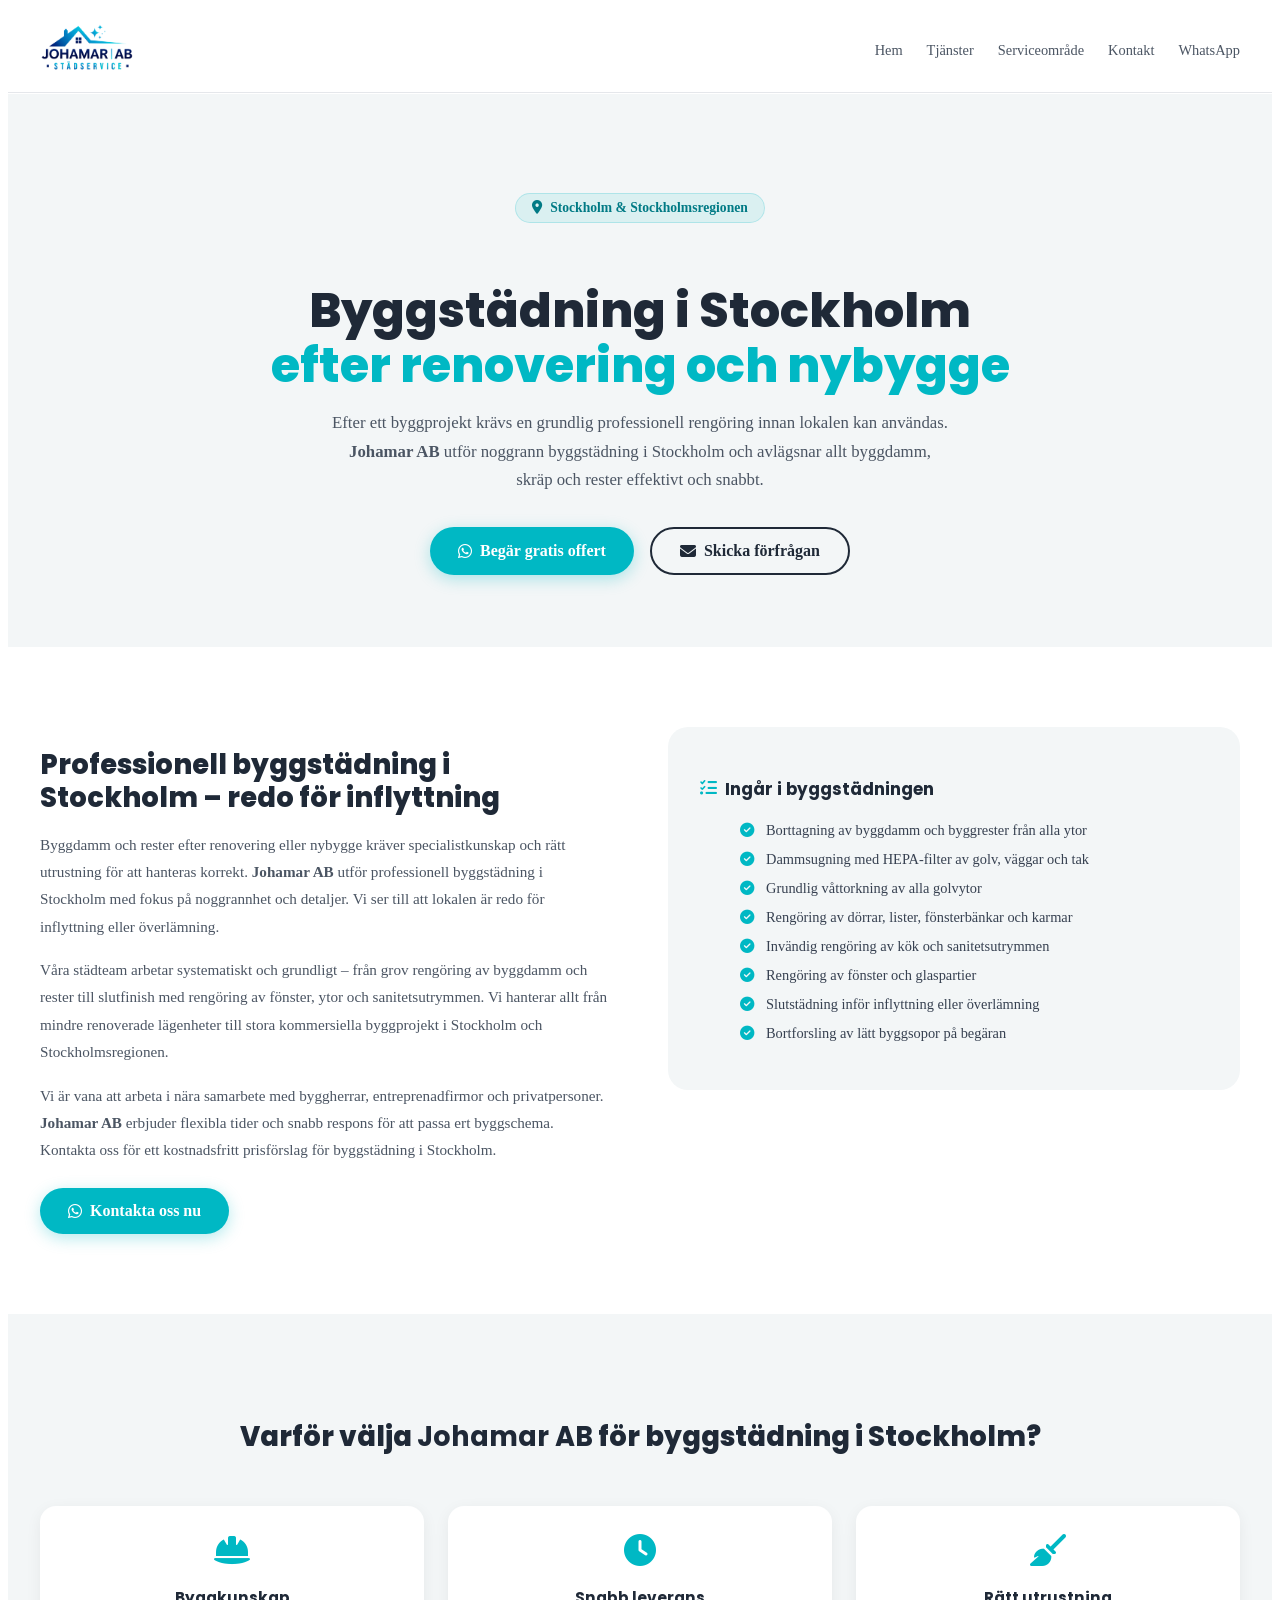
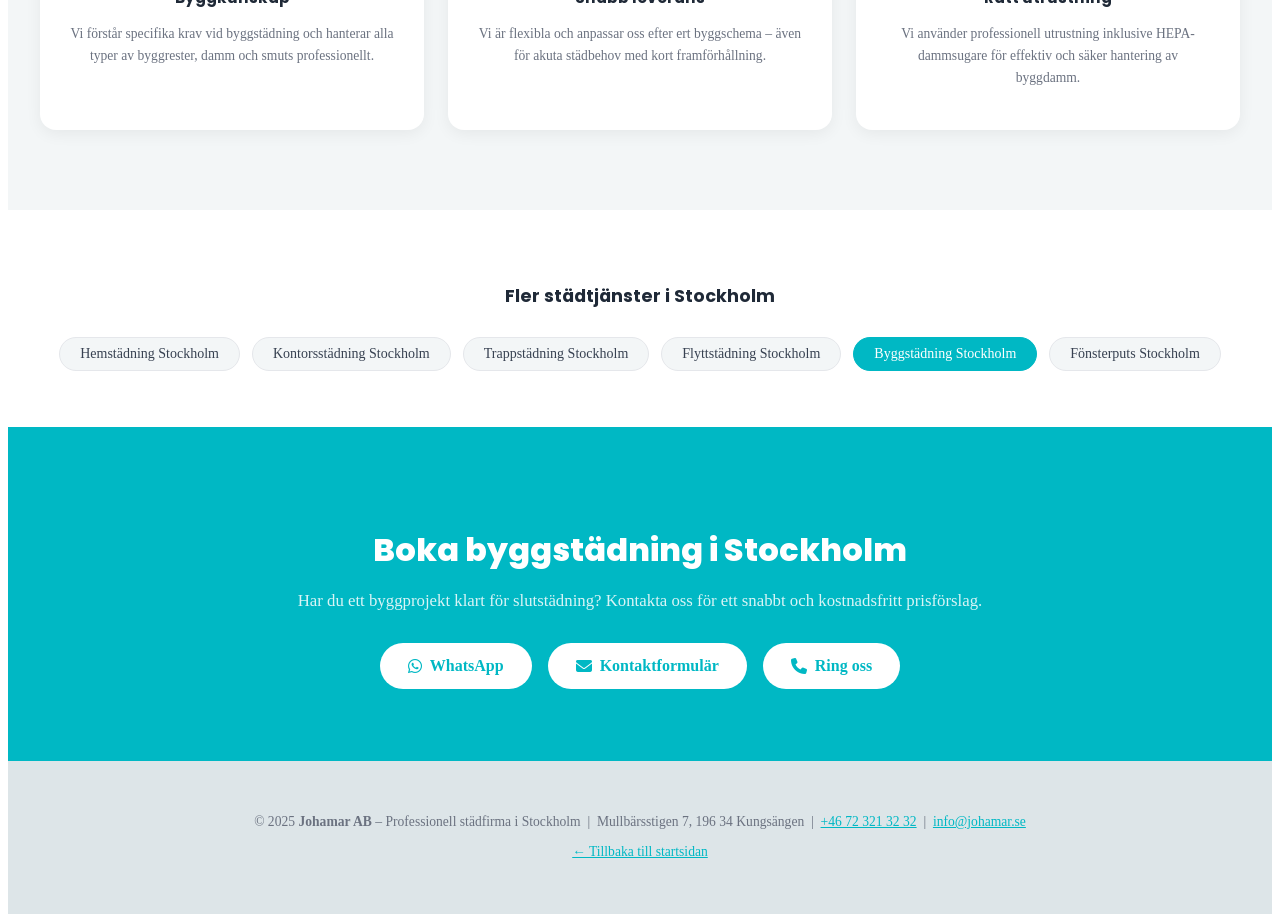
<file: byggstadning-stockholm.html>
<!DOCTYPE html>
<html lang="sv">
<head>
  <meta charset="UTF-8" />
  <meta name="viewport" content="width=device-width, initial-scale=1.0" />
  <title>Byggstädning Stockholm – Johamar AB | Professionell Efterstädning Renovering</title>
  <meta name="description" content="Johamar AB utför professionell byggstädning i Stockholm efter bygg- och renoveringsarbeten. Vi avlägsnar byggdamm, skräp och rester grundligt. Snabb och pålitlig service. Begär offert!" />
  <meta name="keywords" content="byggstädning Stockholm, efterstädning renovering Stockholm, byggdamm städning Stockholm, professionell byggstädning, slutstädning byggarbete Stockholm" />
  <meta name="robots" content="index, follow, max-snippet:-1, max-image-preview:large" />
  <meta name="geo.region" content="SE-AB" />
  <meta name="geo.placename" content="Stockholm" />
  <link rel="canonical" href="https://wil20son76-droid.github.io/johamar-web/byggstadning-stockholm.html" />
  <meta property="og:type" content="website" />
  <meta property="og:locale" content="sv_SE" />
  <meta property="og:site_name" content="Johamar AB" />
  <meta property="og:title" content="Byggstädning Stockholm – Johamar AB | Efterstädning efter Renovering" />
  <meta property="og:description" content="Johamar AB utför professionell byggstädning i Stockholm efter bygg- och renoveringsarbeten. Vi avlägsnar byggdamm, skräp och rester grundligt. Snabb och pålitlig service. Begär offert!" />
  <meta property="og:url" content="https://wil20son76-droid.github.io/johamar-web/byggstadning-stockholm.html" />
  <meta property="og:image" content="https://wil20son76-droid.github.io/johamar-web/assets/images/logo-transparente.png" />
  <meta name="twitter:card" content="summary_large_image" />
  <meta name="twitter:title" content="Byggstädning Stockholm – Johamar AB | Efterstädning efter Renovering" />
  <meta name="twitter:description" content="Johamar AB utför professionell byggstädning i Stockholm efter bygg- och renoveringsarbeten. Vi avlägsnar byggdamm, skräp och rester grundligt. Snabb och pålitlig service. Begär offert!" />
  <link rel="preconnect" href="https://fonts.googleapis.com" />
  <link rel="preconnect" href="https://fonts.gstatic.com" crossorigin />
  <link href="https://fonts.googleapis.com/css2?family=Inter:wght@400;500;600;700;800&family=Poppins:wght@600;700;800&display=swap" rel="stylesheet" />
  <link rel="stylesheet" href="https://cdnjs.cloudflare.com/ajax/libs/font-awesome/6.5.0/css/all.min.css" />
  <link rel="icon" type="image/png" href="assets/images/logo-transparente.png" />
  <style>
    .lp-hero{background:#F3F6F7;padding:100px 0 72px;text-align:center}
    .lp-hero h1{font-family:'Poppins',sans-serif;font-size:clamp(2rem,5vw,3rem);font-weight:800;color:#1F2937;margin-bottom:16px;line-height:1.15}
    .lp-hero h1 span{color:#00B8C4}
    .lp-hero p{font-size:1.05rem;color:#4B5563;max-width:620px;margin:0 auto 32px;line-height:1.7}
    .lp-hero-btns{display:flex;gap:16px;justify-content:center;flex-wrap:wrap}
    .lp-badge{display:inline-flex;align-items:center;gap:8px;background:rgba(0,184,196,.1);color:#007A85;font-size:.85rem;font-weight:600;padding:6px 16px;border-radius:999px;margin-bottom:20px;border:1px solid rgba(0,184,196,.2)}
    .lp-content{background:#fff;padding:80px 0}
    .lp-grid{display:grid;grid-template-columns:1fr 1fr;gap:56px;align-items:start}
    .lp-desc h2{font-family:'Poppins',sans-serif;font-size:1.7rem;font-weight:800;color:#1F2937;margin-bottom:16px;line-height:1.2}
    .lp-desc p{color:#4B5563;line-height:1.8;margin-bottom:16px;font-size:.95rem}
    .lp-checklist{background:#F3F6F7;border-radius:20px;padding:32px}
    .lp-checklist h3{font-family:'Poppins',sans-serif;font-size:1.05rem;font-weight:700;color:#1F2937;margin-bottom:20px;display:flex;align-items:center;gap:8px}
    .lp-checklist h3 i{color:#00B8C4}
    .lp-checklist ul{list-style:none;display:flex;flex-direction:column;gap:12px}
    .lp-checklist li{display:flex;align-items:center;gap:12px;font-size:.9rem;color:#374151}
    .lp-checklist li i{color:#00B8C4;flex-shrink:0}
    .lp-why{background:#F3F6F7;padding:80px 0}
    .lp-why h2{font-family:'Poppins',sans-serif;font-size:1.7rem;font-weight:800;color:#1F2937;text-align:center;margin-bottom:48px}
    .lp-why-grid{display:grid;grid-template-columns:repeat(3,1fr);gap:24px}
    .lp-why-card{background:#fff;border-radius:16px;padding:28px;text-align:center;box-shadow:0 4px 16px rgba(0,0,0,.06)}
    .lp-why-card i{font-size:2rem;color:#00B8C4;margin-bottom:16px;display:block}
    .lp-why-card h4{font-weight:700;color:#1F2937;margin-bottom:8px;font-size:.95rem;font-family:'Poppins',sans-serif}
    .lp-why-card p{font-size:.85rem;color:#6B7280;line-height:1.6}
    .lp-cta{background:#00B8C4;padding:72px 0;text-align:center}
    .lp-cta h2{font-family:'Poppins',sans-serif;font-size:2rem;font-weight:800;color:#fff;margin-bottom:16px}
    .lp-cta p{color:rgba(255,255,255,.85);margin-bottom:32px;font-size:1.05rem}
    .lp-header{background:#fff;padding:16px 0;border-bottom:1px solid #E5E7EB;position:sticky;top:0;z-index:100}
    .lp-header-inner{display:flex;align-items:center;justify-content:space-between;max-width:1200px;margin:0 auto;padding:0 24px}
    .lp-header img{height:48px}
    .lp-header nav{display:flex;gap:24px}
    .lp-header nav a{font-size:.9rem;color:#4B5563;font-weight:500;text-decoration:none;transition:color .2s}
    .lp-header nav a:hover{color:#00B8C4}
    .lp-footer{background:#DDE5E8;padding:40px 0;text-align:center}
    .lp-footer p{font-size:.85rem;color:#6B7280}
    .lp-footer a{color:#00B8C4}
    .btn-lp-primary{display:inline-flex;align-items:center;gap:8px;background:#00B8C4;color:#fff;font-weight:700;padding:14px 28px;border-radius:999px;text-decoration:none;font-size:1rem;transition:all .2s;box-shadow:0 4px 16px rgba(0,184,196,.3)}
    .btn-lp-primary:hover{background:#009aaa;transform:translateY(-2px)}
    .btn-lp-outline{display:inline-flex;align-items:center;gap:8px;background:transparent;color:#1F2937;font-weight:600;padding:13px 28px;border-radius:999px;text-decoration:none;font-size:1rem;border:2px solid #1F2937;transition:all .2s}
    .btn-lp-outline:hover{border-color:#00B8C4;color:#00B8C4}
    .btn-lp-white{display:inline-flex;align-items:center;gap:8px;background:#fff;color:#00B8C4;font-weight:700;padding:14px 28px;border-radius:999px;text-decoration:none;font-size:1rem;transition:all .2s}
    .btn-lp-white:hover{transform:translateY(-2px);box-shadow:0 8px 24px rgba(0,0,0,.12)}
    .lp-services-links{background:#fff;padding:56px 0}
    .lp-services-links h3{font-family:'Poppins',sans-serif;text-align:center;font-size:1.1rem;font-weight:700;color:#1F2937;margin-bottom:28px}
    .lp-services-list{display:flex;flex-wrap:wrap;gap:12px;justify-content:center}
    .lp-services-list a{background:#F3F6F7;color:#374151;padding:8px 20px;border-radius:999px;font-size:.875rem;font-weight:500;text-decoration:none;border:1px solid #E5E7EB;transition:all .2s}
    .lp-services-list a:hover,.lp-services-list a.active{background:#00B8C4;color:#fff;border-color:#00B8C4}
    .container{width:100%;max-width:1200px;margin:0 auto;padding:0 24px}
    @media(max-width:768px){.lp-grid{grid-template-columns:1fr;gap:32px}.lp-why-grid{grid-template-columns:1fr 1fr}.lp-header nav{display:none}}
    @media(max-width:480px){.lp-why-grid{grid-template-columns:1fr}.lp-hero-btns{flex-direction:column;align-items:center}}
  </style>
  <script type="application/ld+json">
  {
    "@context": "https://schema.org",
    "@graph": [
      {
        "@type": "Service",
        "serviceType": "Byggstädning",
        "name": "Byggstädning Stockholm",
        "description": "Professionell byggstädning i Stockholm efter bygg- och renoveringsarbeten. Grundlig borttagning av byggdamm och rester inför inflyttning.",
        "provider": {
          "@type": "LocalBusiness",
          "name": "Johamar AB",
          "@id": "https://wil20son76-droid.github.io/johamar-web/#business",
          "url": "https://wil20son76-droid.github.io/johamar-web/",
          "telephone": "+46723213232",
          "email": "info@johamar.se",
          "address": {
            "@type": "PostalAddress",
            "streetAddress": "Mullbärsstigen 7",
            "postalCode": "196 34",
            "addressLocality": "Kungsängen",
            "addressRegion": "Stockholm",
            "addressCountry": "SE"
          }
        },
        "areaServed": {"@type": "City", "name": "Stockholm"},
        "url": "https://wil20son76-droid.github.io/johamar-web/byggstadning-stockholm.html"
      }
    ]
  }
  </script>
</head>
<body>
  <header class="lp-header">
    <div class="lp-header-inner">
      <a href="index.html"><img src="assets/images/logo-transparente.png" alt="Johamar AB logotyp – städfirma Stockholm" /></a>
      <nav>
        <a href="index.html">Hem</a>
        <a href="index.html#services">Tjänster</a>
        <a href="index.html#areas">Serviceområde</a>
        <a href="index.html#contact">Kontakt</a>
        <a href="https://wa.me/46723213232" target="_blank" rel="noopener">WhatsApp</a>
      </nav>
    </div>
  </header>

  <section class="lp-hero">
    <div class="container">
      <div class="lp-badge"><i class="fas fa-map-marker-alt"></i> Stockholm &amp; Stockholmsregionen</div>
      <h1>Byggstädning i Stockholm<br /><span>efter renovering och nybygge</span></h1>
      <p>Efter ett byggprojekt krävs en grundlig professionell rengöring innan lokalen kan användas. <strong>Johamar AB</strong> utför noggrann byggstädning i Stockholm och avlägsnar allt byggdamm, skräp och rester effektivt och snabbt.</p>
      <div class="lp-hero-btns">
        <a href="https://wa.me/46723213232?text=Hej!%20Jag%20vill%20ha%20offert%20p%C3%A5%20byggst%C3%A4dning%20i%20Stockholm." class="btn-lp-primary" target="_blank" rel="noopener"><i class="fab fa-whatsapp"></i> Begär gratis offert</a>
        <a href="index.html#contact" class="btn-lp-outline"><i class="fas fa-envelope"></i> Skicka förfrågan</a>
      </div>
    </div>
  </section>

  <section class="lp-content">
    <div class="container">
      <div class="lp-grid">
        <div class="lp-desc">
          <h2>Professionell byggstädning i Stockholm – redo för inflyttning</h2>
          <p>Byggdamm och rester efter renovering eller nybygge kräver specialistkunskap och rätt utrustning för att hanteras korrekt. <strong>Johamar AB</strong> utför professionell byggstädning i Stockholm med fokus på noggrannhet och detaljer. Vi ser till att lokalen är redo för inflyttning eller överlämning.</p>
          <p>Våra städteam arbetar systematiskt och grundligt – från grov rengöring av byggdamm och rester till slutfinish med rengöring av fönster, ytor och sanitetsutrymmen. Vi hanterar allt från mindre renoverade lägenheter till stora kommersiella byggprojekt i Stockholm och Stockholmsregionen.</p>
          <p>Vi är vana att arbeta i nära samarbete med byggherrar, entreprenadfirmor och privatpersoner. <strong>Johamar AB</strong> erbjuder flexibla tider och snabb respons för att passa ert byggschema. Kontakta oss för ett kostnadsfritt prisförslag för byggstädning i Stockholm.</p>
          <a href="https://wa.me/46723213232" class="btn-lp-primary" target="_blank" rel="noopener" style="margin-top:8px"><i class="fab fa-whatsapp"></i> Kontakta oss nu</a>
        </div>
        <div class="lp-checklist">
          <h3><i class="fas fa-list-check"></i> Ingår i byggstädningen</h3>
          <ul>
            <li><i class="fas fa-check-circle"></i> Borttagning av byggdamm och byggrester från alla ytor</li>
            <li><i class="fas fa-check-circle"></i> Dammsugning med HEPA-filter av golv, väggar och tak</li>
            <li><i class="fas fa-check-circle"></i> Grundlig våttorkning av alla golvytor</li>
            <li><i class="fas fa-check-circle"></i> Rengöring av dörrar, lister, fönsterbänkar och karmar</li>
            <li><i class="fas fa-check-circle"></i> Invändig rengöring av kök och sanitetsutrymmen</li>
            <li><i class="fas fa-check-circle"></i> Rengöring av fönster och glaspartier</li>
            <li><i class="fas fa-check-circle"></i> Slutstädning inför inflyttning eller överlämning</li>
            <li><i class="fas fa-check-circle"></i> Bortforsling av lätt byggsopor på begäran</li>
          </ul>
        </div>
      </div>
    </div>
  </section>

  <section class="lp-why">
    <div class="container">
      <h2>Varför välja <strong>Johamar AB</strong> för byggstädning i Stockholm?</h2>
      <div class="lp-why-grid">
          <div class="lp-why-card">
            <i class="fas fa-hard-hat"></i>
            <h4>Byggkunskap</h4>
            <p>Vi förstår specifika krav vid byggstädning och hanterar alla typer av byggrester, damm och smuts professionellt.</p>
          </div>
          <div class="lp-why-card">
            <i class="fas fa-clock"></i>
            <h4>Snabb leverans</h4>
            <p>Vi är flexibla och anpassar oss efter ert byggschema – även för akuta städbehov med kort framförhållning.</p>
          </div>
          <div class="lp-why-card">
            <i class="fas fa-broom"></i>
            <h4>Rätt utrustning</h4>
            <p>Vi använder professionell utrustning inklusive HEPA-dammsugare för effektiv och säker hantering av byggdamm.</p>
          </div>
      </div>
    </div>
  </section>

  <section class="lp-services-links">
    <div class="container">
      <h3>Fler städtjänster i Stockholm</h3>
      <div class="lp-services-list">
          <a href="hemstadning-stockholm.html">Hemstädning Stockholm</a>
          <a href="kontorsstadning-stockholm.html">Kontorsstädning Stockholm</a>
          <a href="trappstadning-stockholm.html">Trappstädning Stockholm</a>
          <a href="flyttstadning-stockholm.html">Flyttstädning Stockholm</a>
          <a href="byggstadning-stockholm.html" class="active">Byggstädning Stockholm</a>
          <a href="fonsterputs-stockholm.html">Fönsterputs Stockholm</a>
      </div>
    </div>
  </section>

  <section class="lp-cta">
    <div class="container">
      <h2>Boka byggstädning i Stockholm</h2>
      <p>Har du ett byggprojekt klart för slutstädning? Kontakta oss för ett snabbt och kostnadsfritt prisförslag.</p>
      <div style="display:flex;gap:16px;justify-content:center;flex-wrap:wrap">
        <a href="https://wa.me/46723213232?text=Hej!%20Jag%20vill%20boka%20byggst%C3%A4dning%20i%20Stockholm." class="btn-lp-white" target="_blank" rel="noopener"><i class="fab fa-whatsapp"></i> WhatsApp</a>
        <a href="index.html#contact" class="btn-lp-white"><i class="fas fa-envelope"></i> Kontaktformulär</a>
        <a href="tel:+46723213232" class="btn-lp-white"><i class="fas fa-phone"></i> Ring oss</a>
      </div>
    </div>
  </section>

  <footer class="lp-footer">
    <div class="container">
      <p>© 2025 <strong>Johamar AB</strong> – Professionell städfirma i Stockholm &nbsp;|&nbsp; Mullbärsstigen 7, 196 34 Kungsängen &nbsp;|&nbsp; <a href="tel:+46723213232">+46 72 321 32 32</a> &nbsp;|&nbsp; <a href="mailto:info@johamar.se">info@johamar.se</a></p>
      <p style="margin-top:12px"><a href="index.html">← Tillbaka till startsidan</a></p>
    </div>
  </footer>
</body>
</html>
</file>
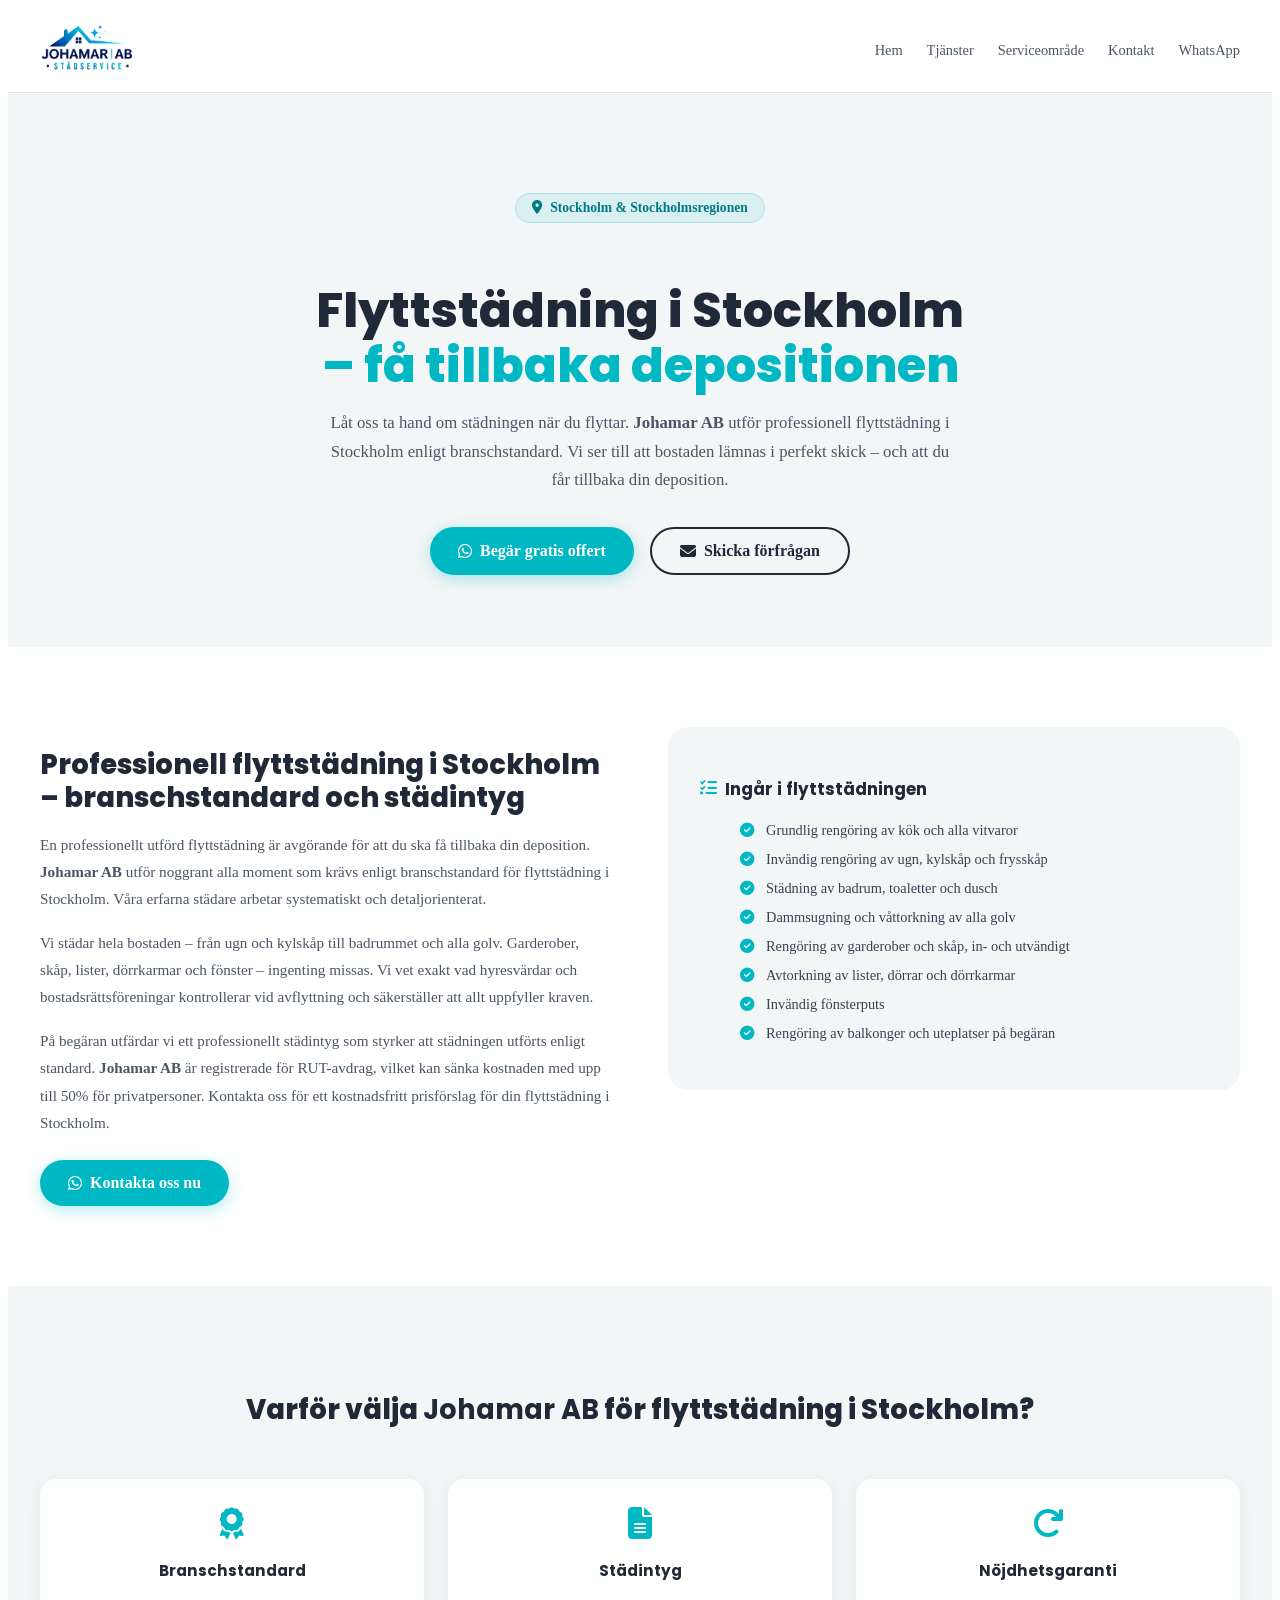
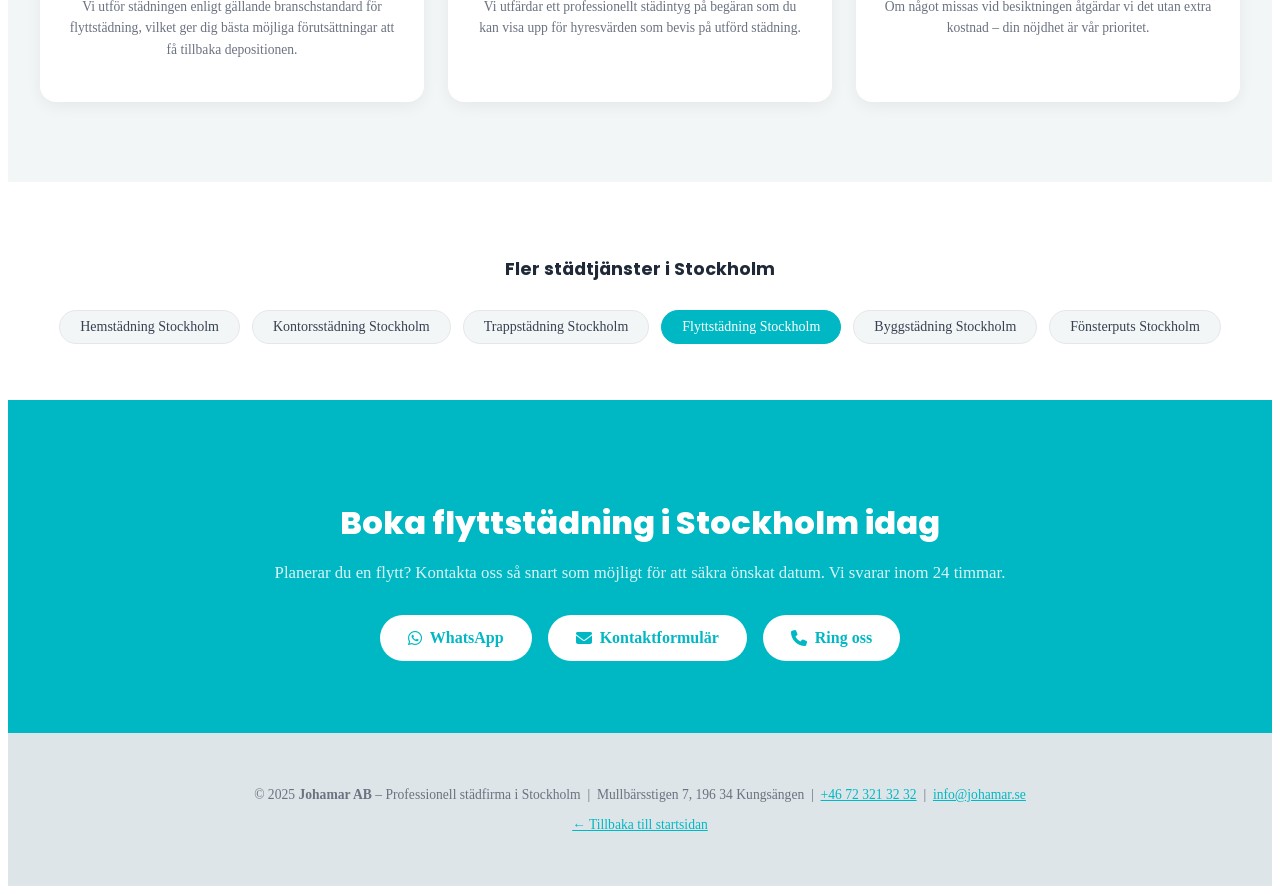
<file: flyttstadning-stockholm.html>
<!DOCTYPE html>
<html lang="sv">
<head>
  <meta charset="UTF-8" />
  <meta name="viewport" content="width=device-width, initial-scale=1.0" />
  <title>Flyttstädning Stockholm – Johamar AB | Få Tillbaka Din Deposition</title>
  <meta name="description" content="Professionell flyttstädning i Stockholm av Johamar AB. Vi städar enligt branschstandard och hjälper dig att få tillbaka hela depositionen. Städintyg ingår. RUT-avdrag. Begär offert idag!" />
  <meta name="keywords" content="flyttstädning Stockholm, flytt städning pris Stockholm, deposition städning Stockholm, professionell flyttstädning, städintyg Stockholm" />
  <meta name="robots" content="index, follow, max-snippet:-1, max-image-preview:large" />
  <meta name="geo.region" content="SE-AB" />
  <meta name="geo.placename" content="Stockholm" />
  <link rel="canonical" href="https://wil20son76-droid.github.io/johamar-web/flyttstadning-stockholm.html" />
  <meta property="og:type" content="website" />
  <meta property="og:locale" content="sv_SE" />
  <meta property="og:site_name" content="Johamar AB" />
  <meta property="og:title" content="Flyttstädning Stockholm – Johamar AB | Professionell Flyttstädning med Garanti" />
  <meta property="og:description" content="Professionell flyttstädning i Stockholm av Johamar AB. Vi städar enligt branschstandard och hjälper dig att få tillbaka hela depositionen. Städintyg ingår. RUT-avdrag. Begär offert idag!" />
  <meta property="og:url" content="https://wil20son76-droid.github.io/johamar-web/flyttstadning-stockholm.html" />
  <meta property="og:image" content="https://wil20son76-droid.github.io/johamar-web/assets/images/logo-transparente.png" />
  <meta name="twitter:card" content="summary_large_image" />
  <meta name="twitter:title" content="Flyttstädning Stockholm – Johamar AB | Professionell Flyttstädning med Garanti" />
  <meta name="twitter:description" content="Professionell flyttstädning i Stockholm av Johamar AB. Vi städar enligt branschstandard och hjälper dig att få tillbaka hela depositionen. Städintyg ingår. RUT-avdrag. Begär offert idag!" />
  <link rel="preconnect" href="https://fonts.googleapis.com" />
  <link rel="preconnect" href="https://fonts.gstatic.com" crossorigin />
  <link href="https://fonts.googleapis.com/css2?family=Inter:wght@400;500;600;700;800&family=Poppins:wght@600;700;800&display=swap" rel="stylesheet" />
  <link rel="stylesheet" href="https://cdnjs.cloudflare.com/ajax/libs/font-awesome/6.5.0/css/all.min.css" />
  <link rel="icon" type="image/png" href="assets/images/logo-transparente.png" />
  <style>
    .lp-hero{background:#F3F6F7;padding:100px 0 72px;text-align:center}
    .lp-hero h1{font-family:'Poppins',sans-serif;font-size:clamp(2rem,5vw,3rem);font-weight:800;color:#1F2937;margin-bottom:16px;line-height:1.15}
    .lp-hero h1 span{color:#00B8C4}
    .lp-hero p{font-size:1.05rem;color:#4B5563;max-width:620px;margin:0 auto 32px;line-height:1.7}
    .lp-hero-btns{display:flex;gap:16px;justify-content:center;flex-wrap:wrap}
    .lp-badge{display:inline-flex;align-items:center;gap:8px;background:rgba(0,184,196,.1);color:#007A85;font-size:.85rem;font-weight:600;padding:6px 16px;border-radius:999px;margin-bottom:20px;border:1px solid rgba(0,184,196,.2)}
    .lp-content{background:#fff;padding:80px 0}
    .lp-grid{display:grid;grid-template-columns:1fr 1fr;gap:56px;align-items:start}
    .lp-desc h2{font-family:'Poppins',sans-serif;font-size:1.7rem;font-weight:800;color:#1F2937;margin-bottom:16px;line-height:1.2}
    .lp-desc p{color:#4B5563;line-height:1.8;margin-bottom:16px;font-size:.95rem}
    .lp-checklist{background:#F3F6F7;border-radius:20px;padding:32px}
    .lp-checklist h3{font-family:'Poppins',sans-serif;font-size:1.05rem;font-weight:700;color:#1F2937;margin-bottom:20px;display:flex;align-items:center;gap:8px}
    .lp-checklist h3 i{color:#00B8C4}
    .lp-checklist ul{list-style:none;display:flex;flex-direction:column;gap:12px}
    .lp-checklist li{display:flex;align-items:center;gap:12px;font-size:.9rem;color:#374151}
    .lp-checklist li i{color:#00B8C4;flex-shrink:0}
    .lp-why{background:#F3F6F7;padding:80px 0}
    .lp-why h2{font-family:'Poppins',sans-serif;font-size:1.7rem;font-weight:800;color:#1F2937;text-align:center;margin-bottom:48px}
    .lp-why-grid{display:grid;grid-template-columns:repeat(3,1fr);gap:24px}
    .lp-why-card{background:#fff;border-radius:16px;padding:28px;text-align:center;box-shadow:0 4px 16px rgba(0,0,0,.06)}
    .lp-why-card i{font-size:2rem;color:#00B8C4;margin-bottom:16px;display:block}
    .lp-why-card h4{font-weight:700;color:#1F2937;margin-bottom:8px;font-size:.95rem;font-family:'Poppins',sans-serif}
    .lp-why-card p{font-size:.85rem;color:#6B7280;line-height:1.6}
    .lp-cta{background:#00B8C4;padding:72px 0;text-align:center}
    .lp-cta h2{font-family:'Poppins',sans-serif;font-size:2rem;font-weight:800;color:#fff;margin-bottom:16px}
    .lp-cta p{color:rgba(255,255,255,.85);margin-bottom:32px;font-size:1.05rem}
    .lp-header{background:#fff;padding:16px 0;border-bottom:1px solid #E5E7EB;position:sticky;top:0;z-index:100}
    .lp-header-inner{display:flex;align-items:center;justify-content:space-between;max-width:1200px;margin:0 auto;padding:0 24px}
    .lp-header img{height:48px}
    .lp-header nav{display:flex;gap:24px}
    .lp-header nav a{font-size:.9rem;color:#4B5563;font-weight:500;text-decoration:none;transition:color .2s}
    .lp-header nav a:hover{color:#00B8C4}
    .lp-footer{background:#DDE5E8;padding:40px 0;text-align:center}
    .lp-footer p{font-size:.85rem;color:#6B7280}
    .lp-footer a{color:#00B8C4}
    .btn-lp-primary{display:inline-flex;align-items:center;gap:8px;background:#00B8C4;color:#fff;font-weight:700;padding:14px 28px;border-radius:999px;text-decoration:none;font-size:1rem;transition:all .2s;box-shadow:0 4px 16px rgba(0,184,196,.3)}
    .btn-lp-primary:hover{background:#009aaa;transform:translateY(-2px)}
    .btn-lp-outline{display:inline-flex;align-items:center;gap:8px;background:transparent;color:#1F2937;font-weight:600;padding:13px 28px;border-radius:999px;text-decoration:none;font-size:1rem;border:2px solid #1F2937;transition:all .2s}
    .btn-lp-outline:hover{border-color:#00B8C4;color:#00B8C4}
    .btn-lp-white{display:inline-flex;align-items:center;gap:8px;background:#fff;color:#00B8C4;font-weight:700;padding:14px 28px;border-radius:999px;text-decoration:none;font-size:1rem;transition:all .2s}
    .btn-lp-white:hover{transform:translateY(-2px);box-shadow:0 8px 24px rgba(0,0,0,.12)}
    .lp-services-links{background:#fff;padding:56px 0}
    .lp-services-links h3{font-family:'Poppins',sans-serif;text-align:center;font-size:1.1rem;font-weight:700;color:#1F2937;margin-bottom:28px}
    .lp-services-list{display:flex;flex-wrap:wrap;gap:12px;justify-content:center}
    .lp-services-list a{background:#F3F6F7;color:#374151;padding:8px 20px;border-radius:999px;font-size:.875rem;font-weight:500;text-decoration:none;border:1px solid #E5E7EB;transition:all .2s}
    .lp-services-list a:hover,.lp-services-list a.active{background:#00B8C4;color:#fff;border-color:#00B8C4}
    .container{width:100%;max-width:1200px;margin:0 auto;padding:0 24px}
    @media(max-width:768px){.lp-grid{grid-template-columns:1fr;gap:32px}.lp-why-grid{grid-template-columns:1fr 1fr}.lp-header nav{display:none}}
    @media(max-width:480px){.lp-why-grid{grid-template-columns:1fr}.lp-hero-btns{flex-direction:column;align-items:center}}
  </style>
  <script type="application/ld+json">
  {
    "@context": "https://schema.org",
    "@graph": [
      {
        "@type": "Service",
        "serviceType": "Flyttstädning",
        "name": "Flyttstädning Stockholm",
        "description": "Professionell flyttstädning i Stockholm enligt branschstandard. Städintyg ingår. Vi hjälper dig att få tillbaka hela depositionen.",
        "provider": {
          "@type": "LocalBusiness",
          "name": "Johamar AB",
          "@id": "https://wil20son76-droid.github.io/johamar-web/#business",
          "url": "https://wil20son76-droid.github.io/johamar-web/",
          "telephone": "+46723213232",
          "email": "info@johamar.se",
          "address": {
            "@type": "PostalAddress",
            "streetAddress": "Mullbärsstigen 7",
            "postalCode": "196 34",
            "addressLocality": "Kungsängen",
            "addressRegion": "Stockholm",
            "addressCountry": "SE"
          }
        },
        "areaServed": {"@type": "City", "name": "Stockholm"},
        "url": "https://wil20son76-droid.github.io/johamar-web/flyttstadning-stockholm.html"
      }
    ]
  }
  </script>
</head>
<body>
  <header class="lp-header">
    <div class="lp-header-inner">
      <a href="index.html"><img src="assets/images/logo-transparente.png" alt="Johamar AB logotyp – städfirma Stockholm" /></a>
      <nav>
        <a href="index.html">Hem</a>
        <a href="index.html#services">Tjänster</a>
        <a href="index.html#areas">Serviceområde</a>
        <a href="index.html#contact">Kontakt</a>
        <a href="https://wa.me/46723213232" target="_blank" rel="noopener">WhatsApp</a>
      </nav>
    </div>
  </header>

  <section class="lp-hero">
    <div class="container">
      <div class="lp-badge"><i class="fas fa-map-marker-alt"></i> Stockholm &amp; Stockholmsregionen</div>
      <h1>Flyttstädning i Stockholm<br /><span>– få tillbaka depositionen</span></h1>
      <p>Låt oss ta hand om städningen när du flyttar. <strong>Johamar AB</strong> utför professionell flyttstädning i Stockholm enligt branschstandard. Vi ser till att bostaden lämnas i perfekt skick – och att du får tillbaka din deposition.</p>
      <div class="lp-hero-btns">
        <a href="https://wa.me/46723213232?text=Hej!%20Jag%20vill%20ha%20offert%20p%C3%A5%20flytst%C3%A4dning%20i%20Stockholm." class="btn-lp-primary" target="_blank" rel="noopener"><i class="fab fa-whatsapp"></i> Begär gratis offert</a>
        <a href="index.html#contact" class="btn-lp-outline"><i class="fas fa-envelope"></i> Skicka förfrågan</a>
      </div>
    </div>
  </section>

  <section class="lp-content">
    <div class="container">
      <div class="lp-grid">
        <div class="lp-desc">
          <h2>Professionell flyttstädning i Stockholm – branschstandard och städintyg</h2>
          <p>En professionellt utförd flyttstädning är avgörande för att du ska få tillbaka din deposition. <strong>Johamar AB</strong> utför noggrant alla moment som krävs enligt branschstandard för flyttstädning i Stockholm. Våra erfarna städare arbetar systematiskt och detaljorienterat.</p>
          <p>Vi städar hela bostaden – från ugn och kylskåp till badrummet och alla golv. Garderober, skåp, lister, dörrkarmar och fönster – ingenting missas. Vi vet exakt vad hyresvärdar och bostadsrättsföreningar kontrollerar vid avflyttning och säkerställer att allt uppfyller kraven.</p>
          <p>På begäran utfärdar vi ett professionellt städintyg som styrker att städningen utförts enligt standard. <strong>Johamar AB</strong> är registrerade för RUT-avdrag, vilket kan sänka kostnaden med upp till 50% för privatpersoner. Kontakta oss för ett kostnadsfritt prisförslag för din flyttstädning i Stockholm.</p>
          <a href="https://wa.me/46723213232" class="btn-lp-primary" target="_blank" rel="noopener" style="margin-top:8px"><i class="fab fa-whatsapp"></i> Kontakta oss nu</a>
        </div>
        <div class="lp-checklist">
          <h3><i class="fas fa-list-check"></i> Ingår i flyttstädningen</h3>
          <ul>
            <li><i class="fas fa-check-circle"></i> Grundlig rengöring av kök och alla vitvaror</li>
            <li><i class="fas fa-check-circle"></i> Invändig rengöring av ugn, kylskåp och frysskåp</li>
            <li><i class="fas fa-check-circle"></i> Städning av badrum, toaletter och dusch</li>
            <li><i class="fas fa-check-circle"></i> Dammsugning och våttorkning av alla golv</li>
            <li><i class="fas fa-check-circle"></i> Rengöring av garderober och skåp, in- och utvändigt</li>
            <li><i class="fas fa-check-circle"></i> Avtorkning av lister, dörrar och dörrkarmar</li>
            <li><i class="fas fa-check-circle"></i> Invändig fönsterputs</li>
            <li><i class="fas fa-check-circle"></i> Rengöring av balkonger och uteplatser på begäran</li>
          </ul>
        </div>
      </div>
    </div>
  </section>

  <section class="lp-why">
    <div class="container">
      <h2>Varför välja <strong>Johamar AB</strong> för flyttstädning i Stockholm?</h2>
      <div class="lp-why-grid">
          <div class="lp-why-card">
            <i class="fas fa-award"></i>
            <h4>Branschstandard</h4>
            <p>Vi utför städningen enligt gällande branschstandard för flyttstädning, vilket ger dig bästa möjliga förutsättningar att få tillbaka depositionen.</p>
          </div>
          <div class="lp-why-card">
            <i class="fas fa-file-alt"></i>
            <h4>Städintyg</h4>
            <p>Vi utfärdar ett professionellt städintyg på begäran som du kan visa upp för hyresvärden som bevis på utförd städning.</p>
          </div>
          <div class="lp-why-card">
            <i class="fas fa-redo"></i>
            <h4>Nöjdhetsgaranti</h4>
            <p>Om något missas vid besiktningen åtgärdar vi det utan extra kostnad – din nöjdhet är vår prioritet.</p>
          </div>
      </div>
    </div>
  </section>

  <section class="lp-services-links">
    <div class="container">
      <h3>Fler städtjänster i Stockholm</h3>
      <div class="lp-services-list">
          <a href="hemstadning-stockholm.html">Hemstädning Stockholm</a>
          <a href="kontorsstadning-stockholm.html">Kontorsstädning Stockholm</a>
          <a href="trappstadning-stockholm.html">Trappstädning Stockholm</a>
          <a href="flyttstadning-stockholm.html" class="active">Flyttstädning Stockholm</a>
          <a href="byggstadning-stockholm.html">Byggstädning Stockholm</a>
          <a href="fonsterputs-stockholm.html">Fönsterputs Stockholm</a>
      </div>
    </div>
  </section>

  <section class="lp-cta">
    <div class="container">
      <h2>Boka flyttstädning i Stockholm idag</h2>
      <p>Planerar du en flytt? Kontakta oss så snart som möjligt för att säkra önskat datum. Vi svarar inom 24 timmar.</p>
      <div style="display:flex;gap:16px;justify-content:center;flex-wrap:wrap">
        <a href="https://wa.me/46723213232?text=Hej!%20Jag%20vill%20boka%20flytst%C3%A4dning%20i%20Stockholm." class="btn-lp-white" target="_blank" rel="noopener"><i class="fab fa-whatsapp"></i> WhatsApp</a>
        <a href="index.html#contact" class="btn-lp-white"><i class="fas fa-envelope"></i> Kontaktformulär</a>
        <a href="tel:+46723213232" class="btn-lp-white"><i class="fas fa-phone"></i> Ring oss</a>
      </div>
    </div>
  </section>

  <footer class="lp-footer">
    <div class="container">
      <p>© 2025 <strong>Johamar AB</strong> – Professionell städfirma i Stockholm &nbsp;|&nbsp; Mullbärsstigen 7, 196 34 Kungsängen &nbsp;|&nbsp; <a href="tel:+46723213232">+46 72 321 32 32</a> &nbsp;|&nbsp; <a href="mailto:info@johamar.se">info@johamar.se</a></p>
      <p style="margin-top:12px"><a href="index.html">← Tillbaka till startsidan</a></p>
    </div>
  </footer>
</body>
</html>
</file>
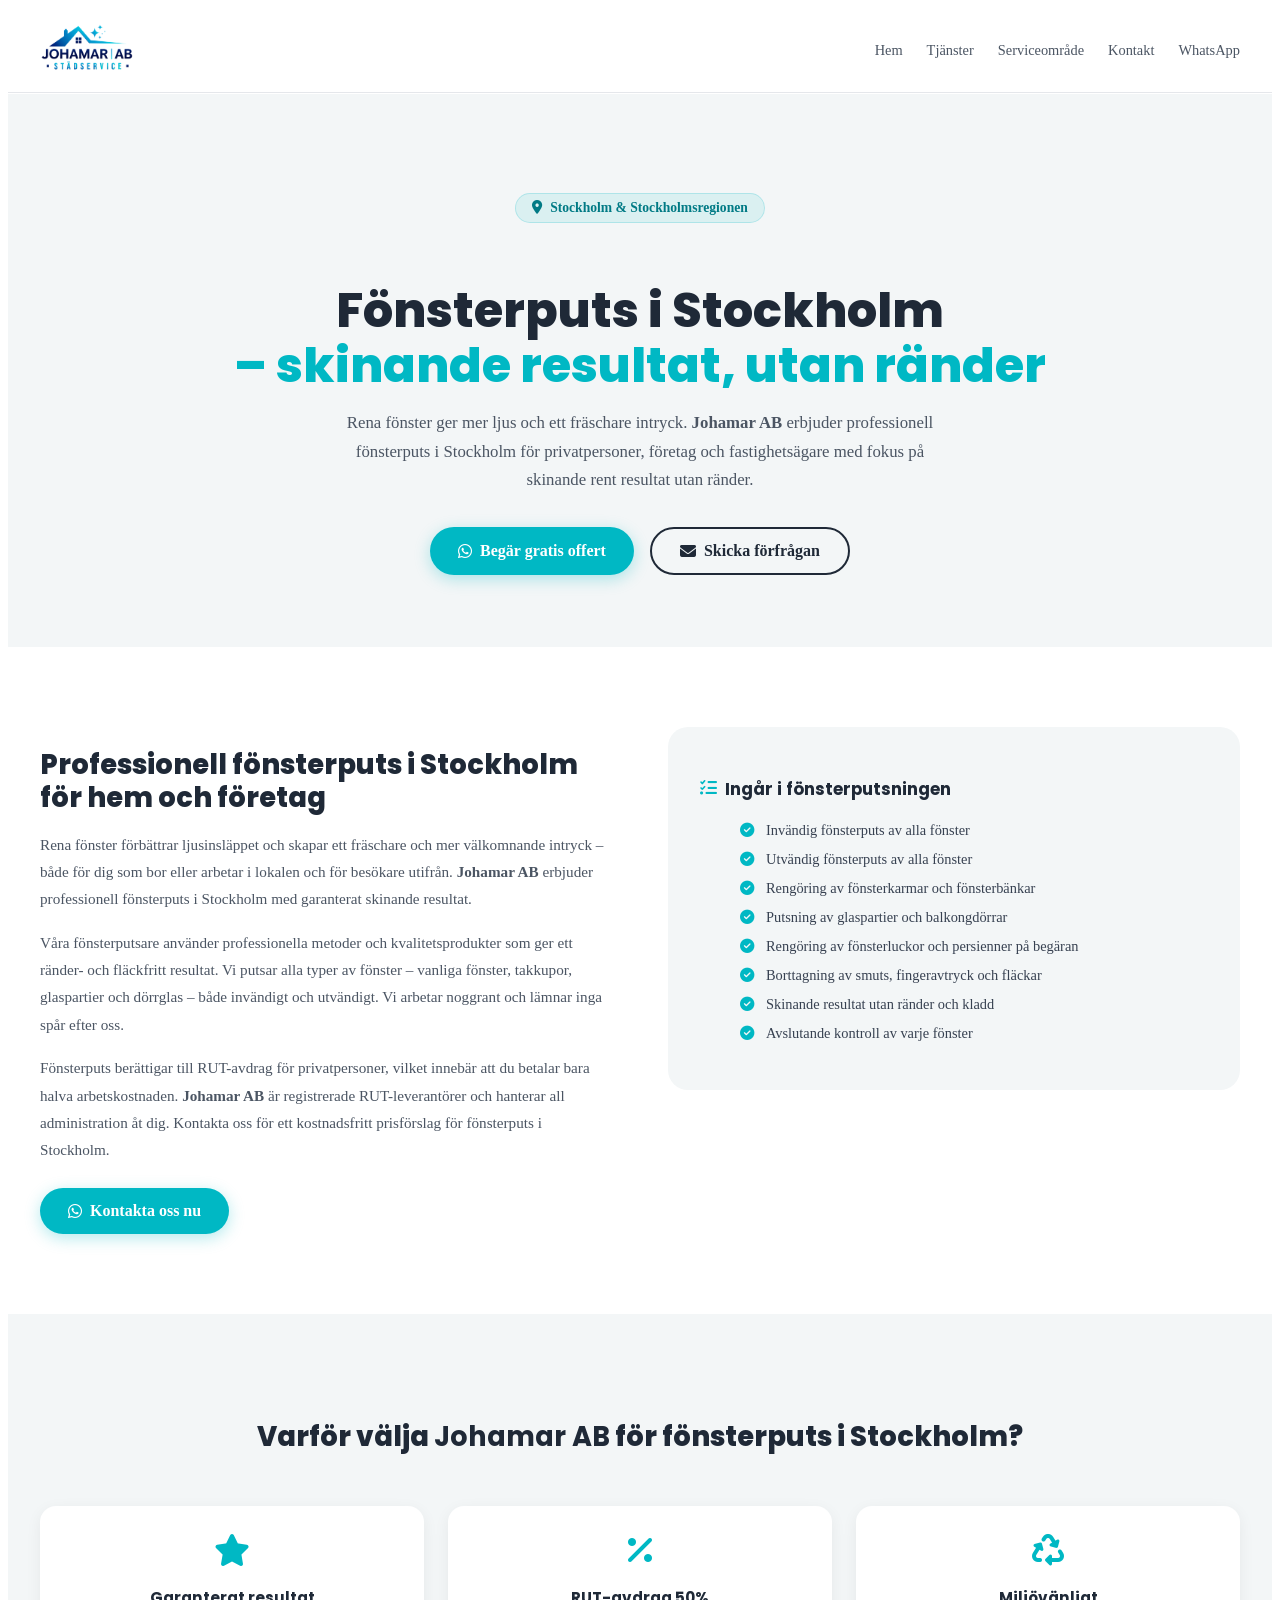
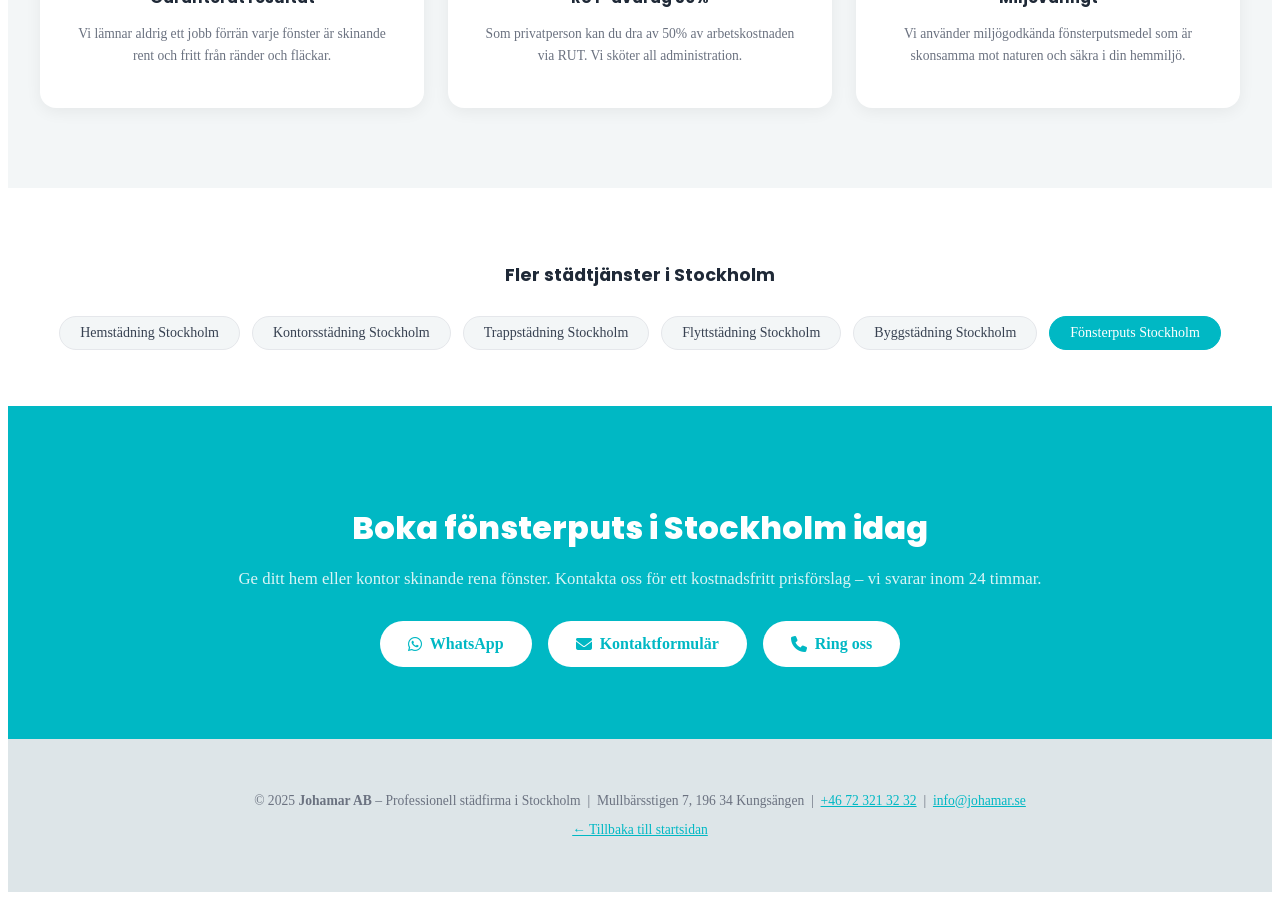
<file: fonsterputs-stockholm.html>
<!DOCTYPE html>
<html lang="sv">
<head>
  <meta charset="UTF-8" />
  <meta name="viewport" content="width=device-width, initial-scale=1.0" />
  <title>Fönsterputs Stockholm – Johamar AB | Professionell Fönsterputsning</title>
  <meta name="description" content="Professionell fönsterputs i Stockholm av Johamar AB. Skinande rena fönster utan ränder – invändigt och utvändigt. RUT-avdrag för privatpersoner. Privatpersoner och företag välkomna. Begär offert!" />
  <meta name="keywords" content="fönsterputs Stockholm, fönsterputsning Stockholm, fönsterputs pris Stockholm, professionell fönsterputs, fönsterputsare Stockholm" />
  <meta name="robots" content="index, follow, max-snippet:-1, max-image-preview:large" />
  <meta name="geo.region" content="SE-AB" />
  <meta name="geo.placename" content="Stockholm" />
  <link rel="canonical" href="https://wil20son76-droid.github.io/johamar-web/fonsterputs-stockholm.html" />
  <meta property="og:type" content="website" />
  <meta property="og:locale" content="sv_SE" />
  <meta property="og:site_name" content="Johamar AB" />
  <meta property="og:title" content="Fönsterputs Stockholm – Johamar AB | Skinande Rena Fönster" />
  <meta property="og:description" content="Professionell fönsterputs i Stockholm av Johamar AB. Skinande rena fönster utan ränder – invändigt och utvändigt. RUT-avdrag för privatpersoner. Privatpersoner och företag välkomna. Begär offert!" />
  <meta property="og:url" content="https://wil20son76-droid.github.io/johamar-web/fonsterputs-stockholm.html" />
  <meta property="og:image" content="https://wil20son76-droid.github.io/johamar-web/assets/images/logo-transparente.png" />
  <meta name="twitter:card" content="summary_large_image" />
  <meta name="twitter:title" content="Fönsterputs Stockholm – Johamar AB | Skinande Rena Fönster" />
  <meta name="twitter:description" content="Professionell fönsterputs i Stockholm av Johamar AB. Skinande rena fönster utan ränder – invändigt och utvändigt. RUT-avdrag för privatpersoner. Privatpersoner och företag välkomna. Begär offert!" />
  <link rel="preconnect" href="https://fonts.googleapis.com" />
  <link rel="preconnect" href="https://fonts.gstatic.com" crossorigin />
  <link href="https://fonts.googleapis.com/css2?family=Inter:wght@400;500;600;700;800&family=Poppins:wght@600;700;800&display=swap" rel="stylesheet" />
  <link rel="stylesheet" href="https://cdnjs.cloudflare.com/ajax/libs/font-awesome/6.5.0/css/all.min.css" />
  <link rel="icon" type="image/png" href="assets/images/logo-transparente.png" />
  <style>
    .lp-hero{background:#F3F6F7;padding:100px 0 72px;text-align:center}
    .lp-hero h1{font-family:'Poppins',sans-serif;font-size:clamp(2rem,5vw,3rem);font-weight:800;color:#1F2937;margin-bottom:16px;line-height:1.15}
    .lp-hero h1 span{color:#00B8C4}
    .lp-hero p{font-size:1.05rem;color:#4B5563;max-width:620px;margin:0 auto 32px;line-height:1.7}
    .lp-hero-btns{display:flex;gap:16px;justify-content:center;flex-wrap:wrap}
    .lp-badge{display:inline-flex;align-items:center;gap:8px;background:rgba(0,184,196,.1);color:#007A85;font-size:.85rem;font-weight:600;padding:6px 16px;border-radius:999px;margin-bottom:20px;border:1px solid rgba(0,184,196,.2)}
    .lp-content{background:#fff;padding:80px 0}
    .lp-grid{display:grid;grid-template-columns:1fr 1fr;gap:56px;align-items:start}
    .lp-desc h2{font-family:'Poppins',sans-serif;font-size:1.7rem;font-weight:800;color:#1F2937;margin-bottom:16px;line-height:1.2}
    .lp-desc p{color:#4B5563;line-height:1.8;margin-bottom:16px;font-size:.95rem}
    .lp-checklist{background:#F3F6F7;border-radius:20px;padding:32px}
    .lp-checklist h3{font-family:'Poppins',sans-serif;font-size:1.05rem;font-weight:700;color:#1F2937;margin-bottom:20px;display:flex;align-items:center;gap:8px}
    .lp-checklist h3 i{color:#00B8C4}
    .lp-checklist ul{list-style:none;display:flex;flex-direction:column;gap:12px}
    .lp-checklist li{display:flex;align-items:center;gap:12px;font-size:.9rem;color:#374151}
    .lp-checklist li i{color:#00B8C4;flex-shrink:0}
    .lp-why{background:#F3F6F7;padding:80px 0}
    .lp-why h2{font-family:'Poppins',sans-serif;font-size:1.7rem;font-weight:800;color:#1F2937;text-align:center;margin-bottom:48px}
    .lp-why-grid{display:grid;grid-template-columns:repeat(3,1fr);gap:24px}
    .lp-why-card{background:#fff;border-radius:16px;padding:28px;text-align:center;box-shadow:0 4px 16px rgba(0,0,0,.06)}
    .lp-why-card i{font-size:2rem;color:#00B8C4;margin-bottom:16px;display:block}
    .lp-why-card h4{font-weight:700;color:#1F2937;margin-bottom:8px;font-size:.95rem;font-family:'Poppins',sans-serif}
    .lp-why-card p{font-size:.85rem;color:#6B7280;line-height:1.6}
    .lp-cta{background:#00B8C4;padding:72px 0;text-align:center}
    .lp-cta h2{font-family:'Poppins',sans-serif;font-size:2rem;font-weight:800;color:#fff;margin-bottom:16px}
    .lp-cta p{color:rgba(255,255,255,.85);margin-bottom:32px;font-size:1.05rem}
    .lp-header{background:#fff;padding:16px 0;border-bottom:1px solid #E5E7EB;position:sticky;top:0;z-index:100}
    .lp-header-inner{display:flex;align-items:center;justify-content:space-between;max-width:1200px;margin:0 auto;padding:0 24px}
    .lp-header img{height:48px}
    .lp-header nav{display:flex;gap:24px}
    .lp-header nav a{font-size:.9rem;color:#4B5563;font-weight:500;text-decoration:none;transition:color .2s}
    .lp-header nav a:hover{color:#00B8C4}
    .lp-footer{background:#DDE5E8;padding:40px 0;text-align:center}
    .lp-footer p{font-size:.85rem;color:#6B7280}
    .lp-footer a{color:#00B8C4}
    .btn-lp-primary{display:inline-flex;align-items:center;gap:8px;background:#00B8C4;color:#fff;font-weight:700;padding:14px 28px;border-radius:999px;text-decoration:none;font-size:1rem;transition:all .2s;box-shadow:0 4px 16px rgba(0,184,196,.3)}
    .btn-lp-primary:hover{background:#009aaa;transform:translateY(-2px)}
    .btn-lp-outline{display:inline-flex;align-items:center;gap:8px;background:transparent;color:#1F2937;font-weight:600;padding:13px 28px;border-radius:999px;text-decoration:none;font-size:1rem;border:2px solid #1F2937;transition:all .2s}
    .btn-lp-outline:hover{border-color:#00B8C4;color:#00B8C4}
    .btn-lp-white{display:inline-flex;align-items:center;gap:8px;background:#fff;color:#00B8C4;font-weight:700;padding:14px 28px;border-radius:999px;text-decoration:none;font-size:1rem;transition:all .2s}
    .btn-lp-white:hover{transform:translateY(-2px);box-shadow:0 8px 24px rgba(0,0,0,.12)}
    .lp-services-links{background:#fff;padding:56px 0}
    .lp-services-links h3{font-family:'Poppins',sans-serif;text-align:center;font-size:1.1rem;font-weight:700;color:#1F2937;margin-bottom:28px}
    .lp-services-list{display:flex;flex-wrap:wrap;gap:12px;justify-content:center}
    .lp-services-list a{background:#F3F6F7;color:#374151;padding:8px 20px;border-radius:999px;font-size:.875rem;font-weight:500;text-decoration:none;border:1px solid #E5E7EB;transition:all .2s}
    .lp-services-list a:hover,.lp-services-list a.active{background:#00B8C4;color:#fff;border-color:#00B8C4}
    .container{width:100%;max-width:1200px;margin:0 auto;padding:0 24px}
    @media(max-width:768px){.lp-grid{grid-template-columns:1fr;gap:32px}.lp-why-grid{grid-template-columns:1fr 1fr}.lp-header nav{display:none}}
    @media(max-width:480px){.lp-why-grid{grid-template-columns:1fr}.lp-hero-btns{flex-direction:column;align-items:center}}
  </style>
  <script type="application/ld+json">
  {
    "@context": "https://schema.org",
    "@graph": [
      {
        "@type": "Service",
        "serviceType": "Fönsterputs",
        "name": "Fönsterputs Stockholm",
        "description": "Professionell fönsterputs i Stockholm för privatpersoner och företag. Skinande rena fönster invändigt och utvändigt, utan ränder.",
        "provider": {
          "@type": "LocalBusiness",
          "name": "Johamar AB",
          "@id": "https://wil20son76-droid.github.io/johamar-web/#business",
          "url": "https://wil20son76-droid.github.io/johamar-web/",
          "telephone": "+46723213232",
          "email": "info@johamar.se",
          "address": {
            "@type": "PostalAddress",
            "streetAddress": "Mullbärsstigen 7",
            "postalCode": "196 34",
            "addressLocality": "Kungsängen",
            "addressRegion": "Stockholm",
            "addressCountry": "SE"
          }
        },
        "areaServed": {"@type": "City", "name": "Stockholm"},
        "url": "https://wil20son76-droid.github.io/johamar-web/fonsterputs-stockholm.html"
      }
    ]
  }
  </script>
</head>
<body>
  <header class="lp-header">
    <div class="lp-header-inner">
      <a href="index.html"><img src="assets/images/logo-transparente.png" alt="Johamar AB logotyp – städfirma Stockholm" /></a>
      <nav>
        <a href="index.html">Hem</a>
        <a href="index.html#services">Tjänster</a>
        <a href="index.html#areas">Serviceområde</a>
        <a href="index.html#contact">Kontakt</a>
        <a href="https://wa.me/46723213232" target="_blank" rel="noopener">WhatsApp</a>
      </nav>
    </div>
  </header>

  <section class="lp-hero">
    <div class="container">
      <div class="lp-badge"><i class="fas fa-map-marker-alt"></i> Stockholm &amp; Stockholmsregionen</div>
      <h1>Fönsterputs i Stockholm<br /><span>– skinande resultat, utan ränder</span></h1>
      <p>Rena fönster ger mer ljus och ett fräschare intryck. <strong>Johamar AB</strong> erbjuder professionell fönsterputs i Stockholm för privatpersoner, företag och fastighetsägare med fokus på skinande rent resultat utan ränder.</p>
      <div class="lp-hero-btns">
        <a href="https://wa.me/46723213232?text=Hej!%20Jag%20vill%20ha%20offert%20p%C3%A5%20f%C3%B6nsterputs%20i%20Stockholm." class="btn-lp-primary" target="_blank" rel="noopener"><i class="fab fa-whatsapp"></i> Begär gratis offert</a>
        <a href="index.html#contact" class="btn-lp-outline"><i class="fas fa-envelope"></i> Skicka förfrågan</a>
      </div>
    </div>
  </section>

  <section class="lp-content">
    <div class="container">
      <div class="lp-grid">
        <div class="lp-desc">
          <h2>Professionell fönsterputs i Stockholm för hem och företag</h2>
          <p>Rena fönster förbättrar ljusinsläppet och skapar ett fräschare och mer välkomnande intryck – både för dig som bor eller arbetar i lokalen och för besökare utifrån. <strong>Johamar AB</strong> erbjuder professionell fönsterputs i Stockholm med garanterat skinande resultat.</p>
          <p>Våra fönsterputsare använder professionella metoder och kvalitetsprodukter som ger ett ränder- och fläckfritt resultat. Vi putsar alla typer av fönster – vanliga fönster, takkupor, glaspartier och dörrglas – både invändigt och utvändigt. Vi arbetar noggrant och lämnar inga spår efter oss.</p>
          <p>Fönsterputs berättigar till RUT-avdrag för privatpersoner, vilket innebär att du betalar bara halva arbetskostnaden. <strong>Johamar AB</strong> är registrerade RUT-leverantörer och hanterar all administration åt dig. Kontakta oss för ett kostnadsfritt prisförslag för fönsterputs i Stockholm.</p>
          <a href="https://wa.me/46723213232" class="btn-lp-primary" target="_blank" rel="noopener" style="margin-top:8px"><i class="fab fa-whatsapp"></i> Kontakta oss nu</a>
        </div>
        <div class="lp-checklist">
          <h3><i class="fas fa-list-check"></i> Ingår i fönsterputsningen</h3>
          <ul>
            <li><i class="fas fa-check-circle"></i> Invändig fönsterputs av alla fönster</li>
            <li><i class="fas fa-check-circle"></i> Utvändig fönsterputs av alla fönster</li>
            <li><i class="fas fa-check-circle"></i> Rengöring av fönsterkarmar och fönsterbänkar</li>
            <li><i class="fas fa-check-circle"></i> Putsning av glaspartier och balkongdörrar</li>
            <li><i class="fas fa-check-circle"></i> Rengöring av fönsterluckor och persienner på begäran</li>
            <li><i class="fas fa-check-circle"></i> Borttagning av smuts, fingeravtryck och fläckar</li>
            <li><i class="fas fa-check-circle"></i> Skinande resultat utan ränder och kladd</li>
            <li><i class="fas fa-check-circle"></i> Avslutande kontroll av varje fönster</li>
          </ul>
        </div>
      </div>
    </div>
  </section>

  <section class="lp-why">
    <div class="container">
      <h2>Varför välja <strong>Johamar AB</strong> för fönsterputs i Stockholm?</h2>
      <div class="lp-why-grid">
          <div class="lp-why-card">
            <i class="fas fa-star"></i>
            <h4>Garanterat resultat</h4>
            <p>Vi lämnar aldrig ett jobb förrän varje fönster är skinande rent och fritt från ränder och fläckar.</p>
          </div>
          <div class="lp-why-card">
            <i class="fas fa-percentage"></i>
            <h4>RUT-avdrag 50%</h4>
            <p>Som privatperson kan du dra av 50% av arbetskostnaden via RUT. Vi sköter all administration.</p>
          </div>
          <div class="lp-why-card">
            <i class="fas fa-recycle"></i>
            <h4>Miljövänligt</h4>
            <p>Vi använder miljögodkända fönsterputsmedel som är skonsamma mot naturen och säkra i din hemmiljö.</p>
          </div>
      </div>
    </div>
  </section>

  <section class="lp-services-links">
    <div class="container">
      <h3>Fler städtjänster i Stockholm</h3>
      <div class="lp-services-list">
          <a href="hemstadning-stockholm.html">Hemstädning Stockholm</a>
          <a href="kontorsstadning-stockholm.html">Kontorsstädning Stockholm</a>
          <a href="trappstadning-stockholm.html">Trappstädning Stockholm</a>
          <a href="flyttstadning-stockholm.html">Flyttstädning Stockholm</a>
          <a href="byggstadning-stockholm.html">Byggstädning Stockholm</a>
          <a href="fonsterputs-stockholm.html" class="active">Fönsterputs Stockholm</a>
      </div>
    </div>
  </section>

  <section class="lp-cta">
    <div class="container">
      <h2>Boka fönsterputs i Stockholm idag</h2>
      <p>Ge ditt hem eller kontor skinande rena fönster. Kontakta oss för ett kostnadsfritt prisförslag – vi svarar inom 24 timmar.</p>
      <div style="display:flex;gap:16px;justify-content:center;flex-wrap:wrap">
        <a href="https://wa.me/46723213232?text=Hej!%20Jag%20vill%20boka%20f%C3%B6nsterputs%20i%20Stockholm." class="btn-lp-white" target="_blank" rel="noopener"><i class="fab fa-whatsapp"></i> WhatsApp</a>
        <a href="index.html#contact" class="btn-lp-white"><i class="fas fa-envelope"></i> Kontaktformulär</a>
        <a href="tel:+46723213232" class="btn-lp-white"><i class="fas fa-phone"></i> Ring oss</a>
      </div>
    </div>
  </section>

  <footer class="lp-footer">
    <div class="container">
      <p>© 2025 <strong>Johamar AB</strong> – Professionell städfirma i Stockholm &nbsp;|&nbsp; Mullbärsstigen 7, 196 34 Kungsängen &nbsp;|&nbsp; <a href="tel:+46723213232">+46 72 321 32 32</a> &nbsp;|&nbsp; <a href="mailto:info@johamar.se">info@johamar.se</a></p>
      <p style="margin-top:12px"><a href="index.html">← Tillbaka till startsidan</a></p>
    </div>
  </footer>
</body>
</html>
</file>
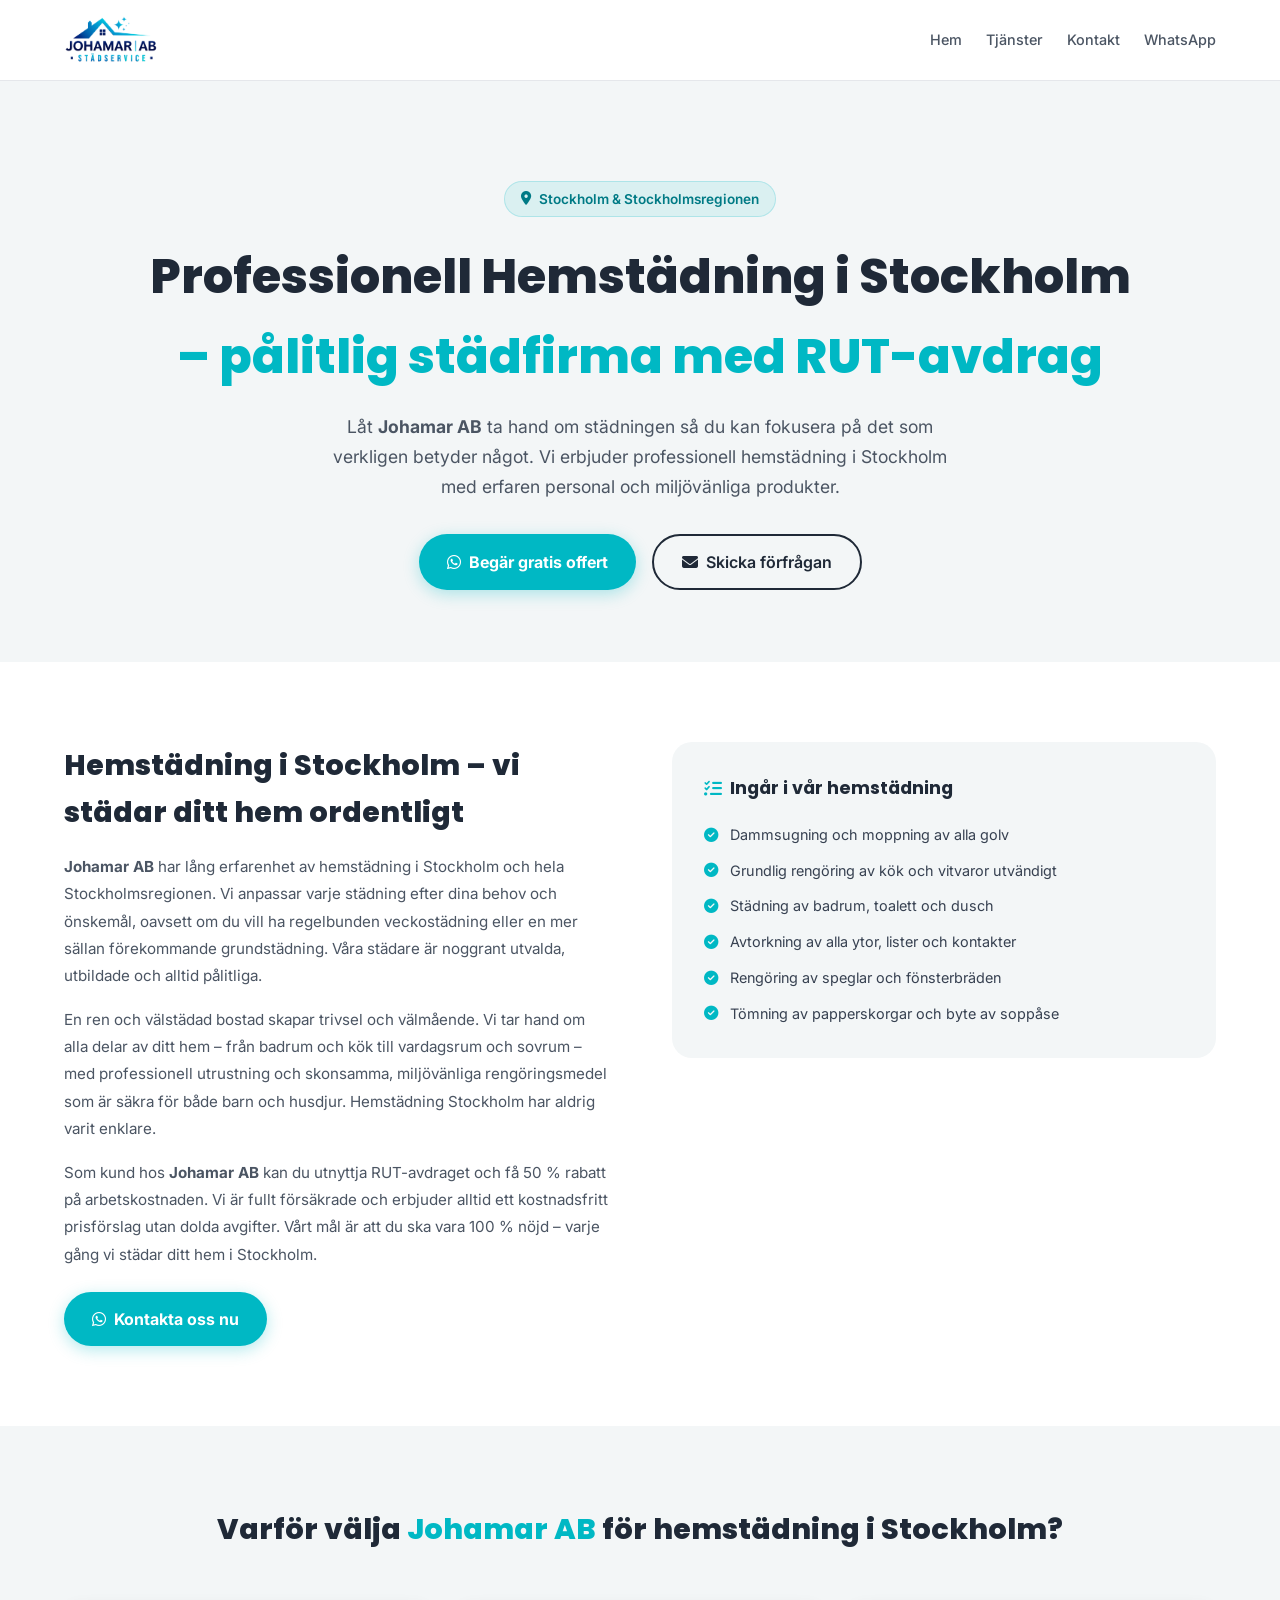
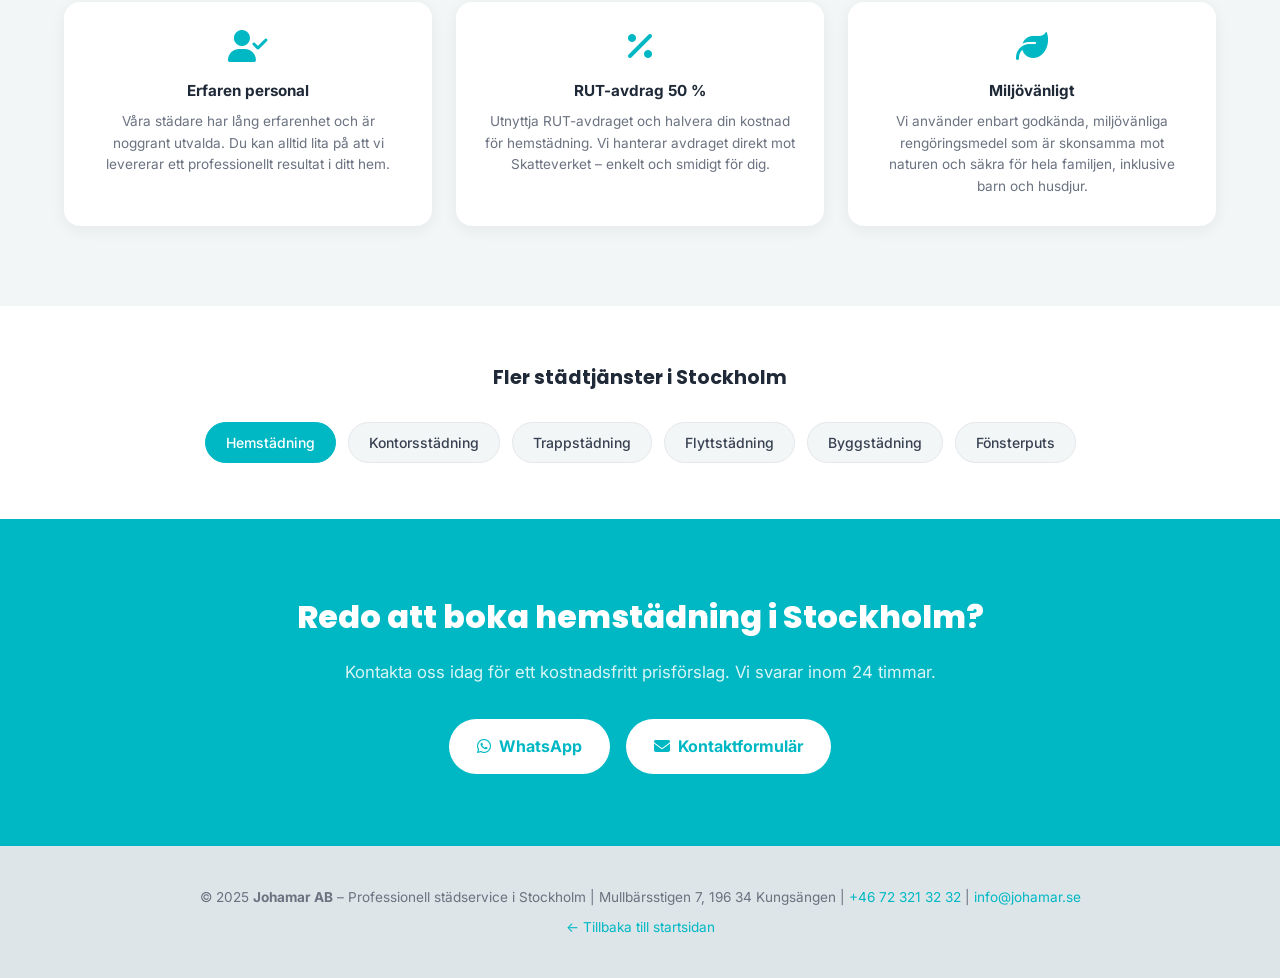
<file: hemstadning-stockholm.html>
<!DOCTYPE html>
<html lang="sv">
<head>
  <meta charset="UTF-8" />
  <meta name="viewport" content="width=device-width, initial-scale=1.0" />
  <title>Hemstädning Stockholm – Johamar AB | Professionell Hemstädning i Stockholmsregionen</title>
  <meta name="description" content="Johamar AB erbjuder professionell hemstädning i Stockholm och hela Stockholmsregionen. Erfaren personal, miljövänliga produkter och RUT-avdrag. Begär offert idag!" />
  <meta name="keywords" content="hemstädning Stockholm, professionell hemstädning, städfirma Stockholm, hemstädning pris, boka hemstädning Stockholm" />
  <meta name="robots" content="index, follow" />
  <link rel="canonical" href="https://wil20son76-droid.github.io/johamar-web/hemstadning-stockholm.html" />
  <!-- Open Graph -->
  <meta property="og:type" content="website" />
  <meta property="og:title" content="Hemstädning Stockholm – Johamar AB" />
  <meta property="og:description" content="Professionell hemstädning i Stockholm. Pålitlig städfirma med erfaren personal och miljövänliga produkter. RUT-avdrag. Gratis offert!" />
  <meta property="og:url" content="https://wil20son76-droid.github.io/johamar-web/hemstadning-stockholm.html" />
  <meta property="og:image" content="https://wil20son76-droid.github.io/johamar-web/assets/images/logo-transparente.png" />
  <!-- Twitter Card -->
  <meta name="twitter:card" content="summary_large_image" />
  <meta name="twitter:title" content="Hemstädning Stockholm – Johamar AB" />
  <meta name="twitter:description" content="Professionell hemstädning i Stockholm. Pålitlig städfirma. RUT-avdrag. Begär gratis offert!" />
  <!-- Fonts + Icons -->
  <link rel="preconnect" href="https://fonts.googleapis.com" />
  <link rel="preconnect" href="https://fonts.gstatic.com" crossorigin />
  <link href="https://fonts.googleapis.com/css2?family=Inter:wght@400;500;600;700;800&family=Poppins:wght@600;700;800&display=swap" rel="stylesheet" />
  <link rel="stylesheet" href="https://cdnjs.cloudflare.com/ajax/libs/font-awesome/6.5.0/css/all.min.css" />
  <link rel="icon" type="image/png" href="assets/images/logo-transparente.png" />
  <!-- Shared stylesheet -->
  <link rel="stylesheet" href="assets/css/style.css" />
  <!-- Page-specific styles -->
  <style>
    .lp-hero { background: #F3F6F7; padding: 100px 0 72px; text-align: center; }
    .lp-hero h1 { font-family: 'Poppins', sans-serif; font-size: clamp(2rem,5vw,3rem); font-weight: 800; color: #1F2937; margin-bottom: 16px; }
    .lp-hero h1 span { color: #00B8C4; }
    .lp-hero p { font-size: 1.1rem; color: #4B5563; max-width: 620px; margin: 0 auto 32px; line-height: 1.7; }
    .lp-hero-btns { display: flex; gap: 16px; justify-content: center; flex-wrap: wrap; }
    .lp-badge { display: inline-flex; align-items: center; gap: 8px; background: rgba(0,184,196,.1); color: #007A85; font-size: .85rem; font-weight: 600; padding: 6px 16px; border-radius: 999px; margin-bottom: 20px; border: 1px solid rgba(0,184,196,.2); }
    .lp-content { background: #fff; padding: 80px 0; }
    .lp-grid { display: grid; grid-template-columns: 1fr 1fr; gap: 64px; align-items: start; }
    .lp-desc h2 { font-family: 'Poppins', sans-serif; font-size: 1.8rem; font-weight: 800; color: #1F2937; margin-bottom: 16px; }
    .lp-desc p { color: #4B5563; line-height: 1.8; margin-bottom: 16px; font-size: .95rem; }
    .lp-checklist { background: #F3F6F7; border-radius: 20px; padding: 32px; }
    .lp-checklist h3 { font-family: 'Poppins', sans-serif; font-size: 1.1rem; font-weight: 700; color: #1F2937; margin-bottom: 20px; display: flex; align-items: center; gap: 8px; }
    .lp-checklist h3 i { color: #00B8C4; }
    .lp-checklist ul { list-style: none; display: flex; flex-direction: column; gap: 12px; }
    .lp-checklist li { display: flex; align-items: center; gap: 12px; font-size: .9rem; color: #374151; }
    .lp-checklist li i { color: #00B8C4; flex-shrink: 0; }
    .lp-why { background: #F3F6F7; padding: 80px 0; }
    .lp-why h2 { font-family: 'Poppins', sans-serif; font-size: 1.8rem; font-weight: 800; color: #1F2937; text-align: center; margin-bottom: 48px; }
    .lp-why-grid { display: grid; grid-template-columns: repeat(3, 1fr); gap: 24px; }
    .lp-why-card { background: #fff; border-radius: 16px; padding: 28px; text-align: center; box-shadow: 0 4px 16px rgba(0,0,0,.06); }
    .lp-why-card i { font-size: 2rem; color: #00B8C4; margin-bottom: 16px; display: block; }
    .lp-why-card h4 { font-weight: 700; color: #1F2937; margin-bottom: 8px; font-size: .95rem; }
    .lp-why-card p { font-size: .85rem; color: #6B7280; line-height: 1.6; }
    .lp-cta { background: #00B8C4; padding: 72px 0; text-align: center; }
    .lp-cta h2 { font-family: 'Poppins', sans-serif; font-size: 2rem; font-weight: 800; color: #fff; margin-bottom: 16px; }
    .lp-cta p { color: rgba(255,255,255,.85); margin-bottom: 32px; font-size: 1.05rem; }
    .lp-back { text-align: center; padding: 24px; background: #DDE5E8; font-size: .9rem; color: #4B5563; }
    .lp-back a { color: #00B8C4; font-weight: 600; text-decoration: underline; }
    .lp-header { background: #fff; padding: 16px 0; border-bottom: 1px solid #E5E7EB; }
    .lp-header-inner { display: flex; align-items: center; justify-content: space-between; max-width: 1200px; margin: 0 auto; padding: 0 24px; }
    .lp-header img { height: 48px; }
    .lp-header nav { display: flex; gap: 24px; }
    .lp-header nav a { font-size: .9rem; color: #4B5563; font-weight: 500; text-decoration: none; transition: color .2s; }
    .lp-header nav a:hover { color: #00B8C4; }
    .lp-footer { background: #DDE5E8; padding: 40px 0; text-align: center; }
    .lp-footer p { font-size: .85rem; color: #6B7280; }
    .lp-footer a { color: #00B8C4; }
    .btn-lp-primary { display: inline-flex; align-items: center; gap: 8px; background: #00B8C4; color: #fff; font-weight: 700; padding: 14px 28px; border-radius: 999px; text-decoration: none; font-size: 1rem; transition: all .2s; box-shadow: 0 4px 16px rgba(0,184,196,.3); }
    .btn-lp-primary:hover { background: #009aaa; transform: translateY(-2px); }
    .btn-lp-outline { display: inline-flex; align-items: center; gap: 8px; background: transparent; color: #1F2937; font-weight: 600; padding: 13px 28px; border-radius: 999px; text-decoration: none; font-size: 1rem; border: 2px solid #1F2937; transition: all .2s; }
    .btn-lp-outline:hover { border-color: #00B8C4; color: #00B8C4; }
    .btn-lp-white { display: inline-flex; align-items: center; gap: 8px; background: #fff; color: #00B8C4; font-weight: 700; padding: 14px 28px; border-radius: 999px; text-decoration: none; font-size: 1rem; transition: all .2s; }
    .btn-lp-white:hover { transform: translateY(-2px); box-shadow: 0 8px 24px rgba(0,0,0,.12); }
    .lp-services-links { background: #fff; padding: 56px 0; }
    .lp-services-links h3 { font-family: 'Poppins', sans-serif; text-align: center; font-size: 1.2rem; font-weight: 700; color: #1F2937; margin-bottom: 28px; }
    .lp-services-list { display: flex; flex-wrap: wrap; gap: 12px; justify-content: center; }
    .lp-services-list a { background: #F3F6F7; color: #374151; padding: 8px 20px; border-radius: 999px; font-size: .875rem; font-weight: 500; text-decoration: none; border: 1px solid #E5E7EB; transition: all .2s; }
    .lp-services-list a:hover, .lp-services-list a.active { background: #00B8C4; color: #fff; border-color: #00B8C4; }
    @media (max-width: 768px) {
      .lp-grid { grid-template-columns: 1fr; gap: 32px; }
      .lp-why-grid { grid-template-columns: 1fr 1fr; }
      .lp-header nav { display: none; }
    }
    @media (max-width: 480px) {
      .lp-why-grid { grid-template-columns: 1fr; }
      .lp-hero-btns { flex-direction: column; align-items: center; }
    }
  </style>
  <script type="application/ld+json">
  {
    "@context": "https://schema.org",
    "@type": "Service",
    "serviceType": "Hemstädning",
    "provider": {
      "@type": "LocalBusiness",
      "name": "Johamar AB",
      "@id": "https://wil20son76-droid.github.io/johamar-web/",
      "url": "https://wil20son76-droid.github.io/johamar-web/",
      "telephone": "+46723213232",
      "address": {
        "@type": "PostalAddress",
        "streetAddress": "Mullbärsstigen 7",
        "postalCode": "196 34",
        "addressLocality": "Kungsängen",
        "addressCountry": "SE"
      },
      "areaServed": "Stockholm"
    },
    "areaServed": {
      "@type": "City",
      "name": "Stockholm"
    },
    "description": "Professionell hemstädning i Stockholm och Stockholmsregionen. Johamar AB erbjuder regelbunden och grundlig städning av hem med erfaren personal, miljövänliga rengöringsmedel och möjlighet till RUT-avdrag."
  }
  </script>
</head>
<body>
  <!-- Header -->
  <header class="lp-header">
    <div class="lp-header-inner">
      <a href="index.html"><img src="assets/images/logo-transparente.png" alt="Johamar AB logotyp" /></a>
      <nav>
        <a href="index.html">Hem</a>
        <a href="index.html#services">Tjänster</a>
        <a href="index.html#contact">Kontakt</a>
        <a href="https://wa.me/46723213232" target="_blank" rel="noopener">WhatsApp</a>
      </nav>
    </div>
  </header>

  <!-- Hero -->
  <section class="lp-hero">
    <div class="container">
      <div class="lp-badge"><i class="fas fa-map-marker-alt"></i> Stockholm &amp; Stockholmsregionen</div>
      <h1>Professionell Hemstädning i Stockholm<br/><span>– pålitlig städfirma med RUT-avdrag</span></h1>
      <p>Låt <strong>Johamar AB</strong> ta hand om städningen så du kan fokusera på det som verkligen betyder något. Vi erbjuder professionell hemstädning i Stockholm med erfaren personal och miljövänliga produkter.</p>
      <div class="lp-hero-btns">
        <a href="https://wa.me/46723213232?text=Hej!%20Jag%20vill%20ha%20offert%20p%C3%A5%20hemst%C3%A4dning%20i%20Stockholm." class="btn-lp-primary" target="_blank" rel="noopener"><i class="fab fa-whatsapp"></i> Begär gratis offert</a>
        <a href="index.html#contact" class="btn-lp-outline"><i class="fas fa-envelope"></i> Skicka förfrågan</a>
      </div>
    </div>
  </section>

  <!-- Main content -->
  <section class="lp-content">
    <div class="container">
      <div class="lp-grid">
        <div class="lp-desc">
          <h2>Hemstädning i Stockholm – vi städar ditt hem ordentligt</h2>
          <p><strong>Johamar AB</strong> har lång erfarenhet av hemstädning i Stockholm och hela Stockholmsregionen. Vi anpassar varje städning efter dina behov och önskemål, oavsett om du vill ha regelbunden veckostädning eller en mer sällan förekommande grundstädning. Våra städare är noggrant utvalda, utbildade och alltid pålitliga.</p>
          <p>En ren och välstädad bostad skapar trivsel och välmående. Vi tar hand om alla delar av ditt hem – från badrum och kök till vardagsrum och sovrum – med professionell utrustning och skonsamma, miljövänliga rengöringsmedel som är säkra för både barn och husdjur. Hemstädning Stockholm har aldrig varit enklare.</p>
          <p>Som kund hos <strong>Johamar AB</strong> kan du utnyttja RUT-avdraget och få 50 % rabatt på arbetskostnaden. Vi är fullt försäkrade och erbjuder alltid ett kostnadsfritt prisförslag utan dolda avgifter. Vårt mål är att du ska vara 100 % nöjd – varje gång vi städar ditt hem i Stockholm.</p>
          <a href="https://wa.me/46723213232" class="btn-lp-primary" target="_blank" rel="noopener" style="margin-top:8px"><i class="fab fa-whatsapp"></i> Kontakta oss nu</a>
        </div>
        <div class="lp-checklist">
          <h3><i class="fas fa-list-check"></i> Ingår i vår hemstädning</h3>
          <ul>
            <li><i class="fas fa-check-circle"></i> Dammsugning och moppning av alla golv</li>
            <li><i class="fas fa-check-circle"></i> Grundlig rengöring av kök och vitvaror utvändigt</li>
            <li><i class="fas fa-check-circle"></i> Städning av badrum, toalett och dusch</li>
            <li><i class="fas fa-check-circle"></i> Avtorkning av alla ytor, lister och kontakter</li>
            <li><i class="fas fa-check-circle"></i> Rengöring av speglar och fönsterbräden</li>
            <li><i class="fas fa-check-circle"></i> Tömning av papperskorgar och byte av soppåse</li>
          </ul>
        </div>
      </div>
    </div>
  </section>

  <!-- Why choose us -->
  <section class="lp-why">
    <div class="container">
      <h2>Varför välja <strong>Johamar AB</strong> för hemstädning i Stockholm?</h2>
      <div class="lp-why-grid">
        <div class="lp-why-card">
          <i class="fas fa-user-check"></i>
          <h4>Erfaren personal</h4>
          <p>Våra städare har lång erfarenhet och är noggrant utvalda. Du kan alltid lita på att vi levererar ett professionellt resultat i ditt hem.</p>
        </div>
        <div class="lp-why-card">
          <i class="fas fa-percent"></i>
          <h4>RUT-avdrag 50 %</h4>
          <p>Utnyttja RUT-avdraget och halvera din kostnad för hemstädning. Vi hanterar avdraget direkt mot Skatteverket – enkelt och smidigt för dig.</p>
        </div>
        <div class="lp-why-card">
          <i class="fas fa-leaf"></i>
          <h4>Miljövänligt</h4>
          <p>Vi använder enbart godkända, miljövänliga rengöringsmedel som är skonsamma mot naturen och säkra för hela familjen, inklusive barn och husdjur.</p>
        </div>
      </div>
    </div>
  </section>

  <!-- Internal links to other services -->
  <section class="lp-services-links">
    <div class="container">
      <h3>Fler städtjänster i Stockholm</h3>
      <div class="lp-services-list">
        <a href="hemstadning-stockholm.html" class="active">Hemstädning</a>
        <a href="kontorsstadning-stockholm.html">Kontorsstädning</a>
        <a href="trappstadning-stockholm.html">Trappstädning</a>
        <a href="flyttstadning-stockholm.html">Flyttstädning</a>
        <a href="byggstadning-stockholm.html">Byggstädning</a>
        <a href="fonsterputs-stockholm.html">Fönsterputs</a>
      </div>
    </div>
  </section>

  <!-- CTA -->
  <section class="lp-cta">
    <div class="container">
      <h2>Redo att boka hemstädning i Stockholm?</h2>
      <p>Kontakta oss idag för ett kostnadsfritt prisförslag. Vi svarar inom 24 timmar.</p>
      <div style="display:flex;gap:16px;justify-content:center;flex-wrap:wrap">
        <a href="https://wa.me/46723213232?text=Hej!%20Jag%20vill%20boka%20hemst%C3%A4dning%20i%20Stockholm." class="btn-lp-white" target="_blank" rel="noopener"><i class="fab fa-whatsapp"></i> WhatsApp</a>
        <a href="index.html#contact" class="btn-lp-white"><i class="fas fa-envelope"></i> Kontaktformulär</a>
      </div>
    </div>
  </section>

  <!-- Footer -->
  <footer class="lp-footer">
    <div class="container">
      <p>© 2025 <strong>Johamar AB</strong> – Professionell städservice i Stockholm | Mullbärsstigen 7, 196 34 Kungsängen | <a href="tel:+46723213232">+46 72 321 32 32</a> | <a href="mailto:info@johamar.se">info@johamar.se</a></p>
      <p style="margin-top:8px"><a href="index.html">← Tillbaka till startsidan</a></p>
    </div>
  </footer>
</body>
</html>
</file>
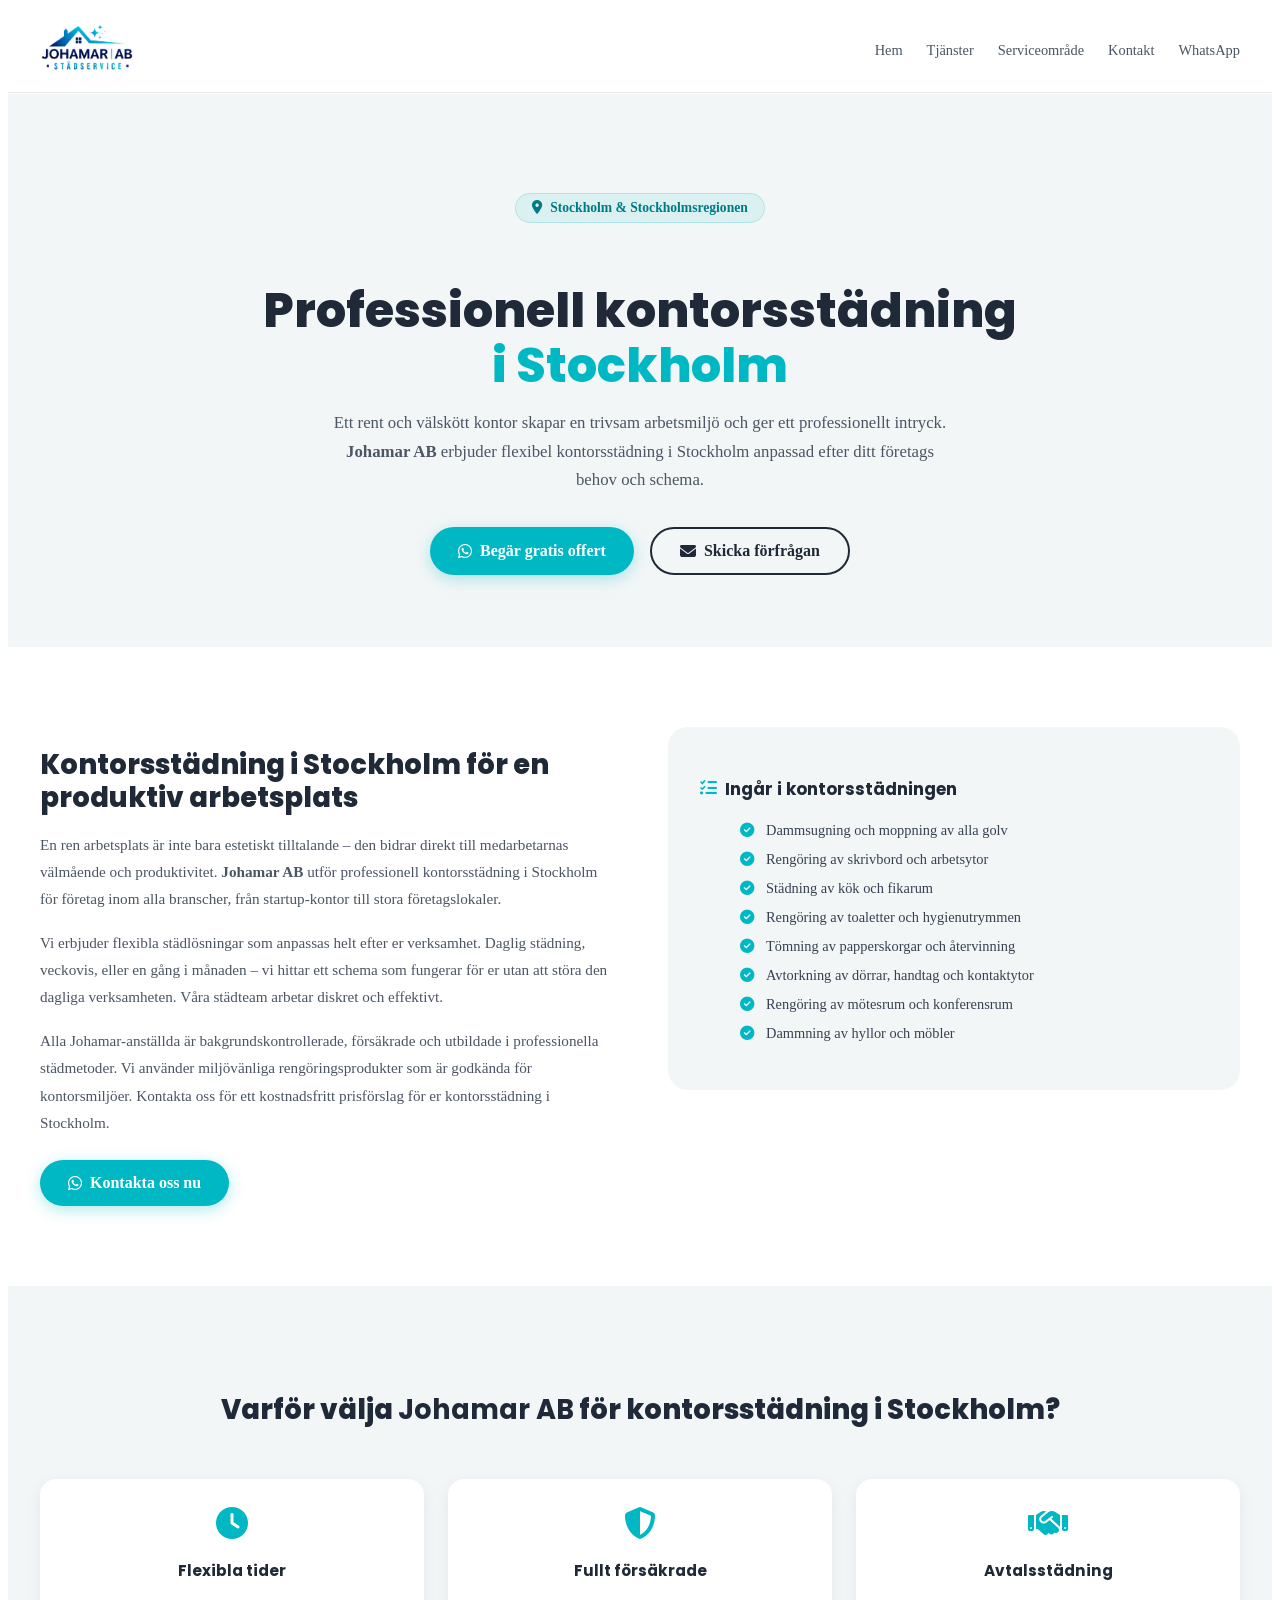
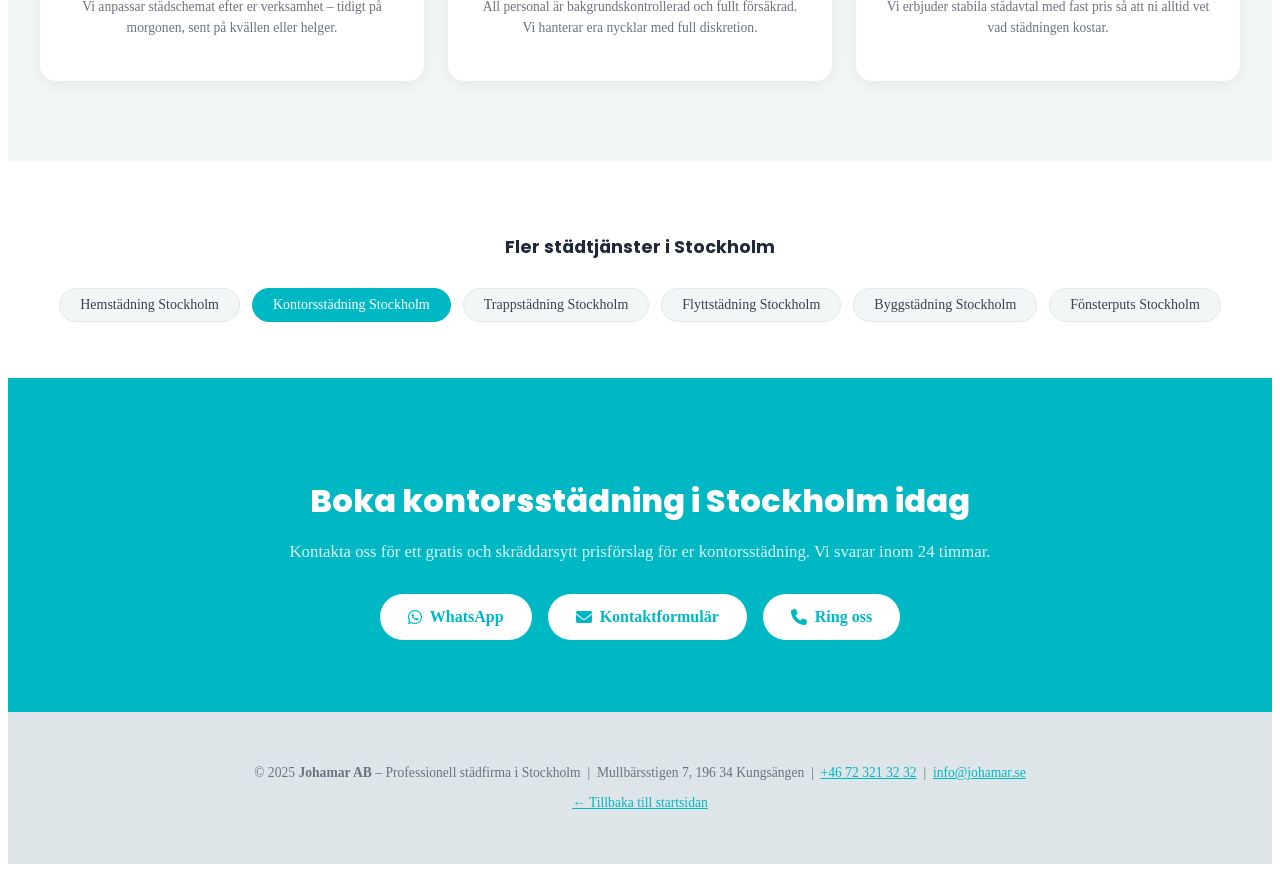
<file: kontorsstadning-stockholm.html>
<!DOCTYPE html>
<html lang="sv">
<head>
  <meta charset="UTF-8" />
  <meta name="viewport" content="width=device-width, initial-scale=1.0" />
  <title>Kontorsstädning Stockholm – Johamar AB | Professionell Företagsstädning</title>
  <meta name="description" content="Johamar AB erbjuder professionell kontorsstädning i Stockholm för företag av alla storlekar. Flexibla städscheman, erfaren personal och miljövänliga produkter. RUT-avdrag för privatpersoner. Begär offert!" />
  <meta name="keywords" content="kontorsstädning Stockholm, företagsstädning Stockholm, kontorsstädning pris, städfirma kontor Stockholm, professionell kontorsstädning" />
  <meta name="robots" content="index, follow, max-snippet:-1, max-image-preview:large" />
  <meta name="geo.region" content="SE-AB" />
  <meta name="geo.placename" content="Stockholm" />
  <link rel="canonical" href="https://wil20son76-droid.github.io/johamar-web/kontorsstadning-stockholm.html" />
  <meta property="og:type" content="website" />
  <meta property="og:locale" content="sv_SE" />
  <meta property="og:site_name" content="Johamar AB" />
  <meta property="og:title" content="Kontorsstädning Stockholm – Johamar AB | Professionell Företagsstädning" />
  <meta property="og:description" content="Johamar AB erbjuder professionell kontorsstädning i Stockholm för företag av alla storlekar. Flexibla städscheman, erfaren personal och miljövänliga produkter. RUT-avdrag för privatpersoner. Begär offert!" />
  <meta property="og:url" content="https://wil20son76-droid.github.io/johamar-web/kontorsstadning-stockholm.html" />
  <meta property="og:image" content="https://wil20son76-droid.github.io/johamar-web/assets/images/logo-transparente.png" />
  <meta name="twitter:card" content="summary_large_image" />
  <meta name="twitter:title" content="Kontorsstädning Stockholm – Johamar AB | Professionell Företagsstädning" />
  <meta name="twitter:description" content="Johamar AB erbjuder professionell kontorsstädning i Stockholm för företag av alla storlekar. Flexibla städscheman, erfaren personal och miljövänliga produkter. RUT-avdrag för privatpersoner. Begär offert!" />
  <link rel="preconnect" href="https://fonts.googleapis.com" />
  <link rel="preconnect" href="https://fonts.gstatic.com" crossorigin />
  <link href="https://fonts.googleapis.com/css2?family=Inter:wght@400;500;600;700;800&family=Poppins:wght@600;700;800&display=swap" rel="stylesheet" />
  <link rel="stylesheet" href="https://cdnjs.cloudflare.com/ajax/libs/font-awesome/6.5.0/css/all.min.css" />
  <link rel="icon" type="image/png" href="assets/images/logo-transparente.png" />
  <style>
    .lp-hero{background:#F3F6F7;padding:100px 0 72px;text-align:center}
    .lp-hero h1{font-family:'Poppins',sans-serif;font-size:clamp(2rem,5vw,3rem);font-weight:800;color:#1F2937;margin-bottom:16px;line-height:1.15}
    .lp-hero h1 span{color:#00B8C4}
    .lp-hero p{font-size:1.05rem;color:#4B5563;max-width:620px;margin:0 auto 32px;line-height:1.7}
    .lp-hero-btns{display:flex;gap:16px;justify-content:center;flex-wrap:wrap}
    .lp-badge{display:inline-flex;align-items:center;gap:8px;background:rgba(0,184,196,.1);color:#007A85;font-size:.85rem;font-weight:600;padding:6px 16px;border-radius:999px;margin-bottom:20px;border:1px solid rgba(0,184,196,.2)}
    .lp-content{background:#fff;padding:80px 0}
    .lp-grid{display:grid;grid-template-columns:1fr 1fr;gap:56px;align-items:start}
    .lp-desc h2{font-family:'Poppins',sans-serif;font-size:1.7rem;font-weight:800;color:#1F2937;margin-bottom:16px;line-height:1.2}
    .lp-desc p{color:#4B5563;line-height:1.8;margin-bottom:16px;font-size:.95rem}
    .lp-checklist{background:#F3F6F7;border-radius:20px;padding:32px}
    .lp-checklist h3{font-family:'Poppins',sans-serif;font-size:1.05rem;font-weight:700;color:#1F2937;margin-bottom:20px;display:flex;align-items:center;gap:8px}
    .lp-checklist h3 i{color:#00B8C4}
    .lp-checklist ul{list-style:none;display:flex;flex-direction:column;gap:12px}
    .lp-checklist li{display:flex;align-items:center;gap:12px;font-size:.9rem;color:#374151}
    .lp-checklist li i{color:#00B8C4;flex-shrink:0}
    .lp-why{background:#F3F6F7;padding:80px 0}
    .lp-why h2{font-family:'Poppins',sans-serif;font-size:1.7rem;font-weight:800;color:#1F2937;text-align:center;margin-bottom:48px}
    .lp-why-grid{display:grid;grid-template-columns:repeat(3,1fr);gap:24px}
    .lp-why-card{background:#fff;border-radius:16px;padding:28px;text-align:center;box-shadow:0 4px 16px rgba(0,0,0,.06)}
    .lp-why-card i{font-size:2rem;color:#00B8C4;margin-bottom:16px;display:block}
    .lp-why-card h4{font-weight:700;color:#1F2937;margin-bottom:8px;font-size:.95rem;font-family:'Poppins',sans-serif}
    .lp-why-card p{font-size:.85rem;color:#6B7280;line-height:1.6}
    .lp-cta{background:#00B8C4;padding:72px 0;text-align:center}
    .lp-cta h2{font-family:'Poppins',sans-serif;font-size:2rem;font-weight:800;color:#fff;margin-bottom:16px}
    .lp-cta p{color:rgba(255,255,255,.85);margin-bottom:32px;font-size:1.05rem}
    .lp-header{background:#fff;padding:16px 0;border-bottom:1px solid #E5E7EB;position:sticky;top:0;z-index:100}
    .lp-header-inner{display:flex;align-items:center;justify-content:space-between;max-width:1200px;margin:0 auto;padding:0 24px}
    .lp-header img{height:48px}
    .lp-header nav{display:flex;gap:24px}
    .lp-header nav a{font-size:.9rem;color:#4B5563;font-weight:500;text-decoration:none;transition:color .2s}
    .lp-header nav a:hover{color:#00B8C4}
    .lp-footer{background:#DDE5E8;padding:40px 0;text-align:center}
    .lp-footer p{font-size:.85rem;color:#6B7280}
    .lp-footer a{color:#00B8C4}
    .btn-lp-primary{display:inline-flex;align-items:center;gap:8px;background:#00B8C4;color:#fff;font-weight:700;padding:14px 28px;border-radius:999px;text-decoration:none;font-size:1rem;transition:all .2s;box-shadow:0 4px 16px rgba(0,184,196,.3)}
    .btn-lp-primary:hover{background:#009aaa;transform:translateY(-2px)}
    .btn-lp-outline{display:inline-flex;align-items:center;gap:8px;background:transparent;color:#1F2937;font-weight:600;padding:13px 28px;border-radius:999px;text-decoration:none;font-size:1rem;border:2px solid #1F2937;transition:all .2s}
    .btn-lp-outline:hover{border-color:#00B8C4;color:#00B8C4}
    .btn-lp-white{display:inline-flex;align-items:center;gap:8px;background:#fff;color:#00B8C4;font-weight:700;padding:14px 28px;border-radius:999px;text-decoration:none;font-size:1rem;transition:all .2s}
    .btn-lp-white:hover{transform:translateY(-2px);box-shadow:0 8px 24px rgba(0,0,0,.12)}
    .lp-services-links{background:#fff;padding:56px 0}
    .lp-services-links h3{font-family:'Poppins',sans-serif;text-align:center;font-size:1.1rem;font-weight:700;color:#1F2937;margin-bottom:28px}
    .lp-services-list{display:flex;flex-wrap:wrap;gap:12px;justify-content:center}
    .lp-services-list a{background:#F3F6F7;color:#374151;padding:8px 20px;border-radius:999px;font-size:.875rem;font-weight:500;text-decoration:none;border:1px solid #E5E7EB;transition:all .2s}
    .lp-services-list a:hover,.lp-services-list a.active{background:#00B8C4;color:#fff;border-color:#00B8C4}
    .container{width:100%;max-width:1200px;margin:0 auto;padding:0 24px}
    @media(max-width:768px){.lp-grid{grid-template-columns:1fr;gap:32px}.lp-why-grid{grid-template-columns:1fr 1fr}.lp-header nav{display:none}}
    @media(max-width:480px){.lp-why-grid{grid-template-columns:1fr}.lp-hero-btns{flex-direction:column;align-items:center}}
  </style>
  <script type="application/ld+json">
  {
    "@context": "https://schema.org",
    "@graph": [
      {
        "@type": "Service",
        "serviceType": "Kontorsstädning",
        "name": "Kontorsstädning Stockholm",
        "description": "Professionell kontorsstädning i Stockholm för företag av alla storlekar. Flexibla städscheman, erfaren personal och miljövänliga produkter.",
        "provider": {
          "@type": "LocalBusiness",
          "name": "Johamar AB",
          "@id": "https://wil20son76-droid.github.io/johamar-web/#business",
          "url": "https://wil20son76-droid.github.io/johamar-web/",
          "telephone": "+46723213232",
          "email": "info@johamar.se",
          "address": {
            "@type": "PostalAddress",
            "streetAddress": "Mullbärsstigen 7",
            "postalCode": "196 34",
            "addressLocality": "Kungsängen",
            "addressRegion": "Stockholm",
            "addressCountry": "SE"
          }
        },
        "areaServed": {"@type": "City", "name": "Stockholm"},
        "url": "https://wil20son76-droid.github.io/johamar-web/kontorsstadning-stockholm.html"
      }
    ]
  }
  </script>
</head>
<body>
  <header class="lp-header">
    <div class="lp-header-inner">
      <a href="index.html"><img src="assets/images/logo-transparente.png" alt="Johamar AB logotyp – städfirma Stockholm" /></a>
      <nav>
        <a href="index.html">Hem</a>
        <a href="index.html#services">Tjänster</a>
        <a href="index.html#areas">Serviceområde</a>
        <a href="index.html#contact">Kontakt</a>
        <a href="https://wa.me/46723213232" target="_blank" rel="noopener">WhatsApp</a>
      </nav>
    </div>
  </header>

  <section class="lp-hero">
    <div class="container">
      <div class="lp-badge"><i class="fas fa-map-marker-alt"></i> Stockholm &amp; Stockholmsregionen</div>
      <h1>Professionell kontorsstädning<br /><span>i Stockholm</span></h1>
      <p>Ett rent och välskött kontor skapar en trivsam arbetsmiljö och ger ett professionellt intryck. <strong>Johamar AB</strong> erbjuder flexibel kontorsstädning i Stockholm anpassad efter ditt företags behov och schema.</p>
      <div class="lp-hero-btns">
        <a href="https://wa.me/46723213232?text=Hej!%20Jag%20vill%20ha%20offert%20p%C3%A5%20kontorsst%C3%A4dning%20i%20Stockholm." class="btn-lp-primary" target="_blank" rel="noopener"><i class="fab fa-whatsapp"></i> Begär gratis offert</a>
        <a href="index.html#contact" class="btn-lp-outline"><i class="fas fa-envelope"></i> Skicka förfrågan</a>
      </div>
    </div>
  </section>

  <section class="lp-content">
    <div class="container">
      <div class="lp-grid">
        <div class="lp-desc">
          <h2>Kontorsstädning i Stockholm för en produktiv arbetsplats</h2>
          <p>En ren arbetsplats är inte bara estetiskt tilltalande – den bidrar direkt till medarbetarnas välmående och produktivitet. <strong>Johamar AB</strong> utför professionell kontorsstädning i Stockholm för företag inom alla branscher, från startup-kontor till stora företagslokaler.</p>
          <p>Vi erbjuder flexibla städlösningar som anpassas helt efter er verksamhet. Daglig städning, veckovis, eller en gång i månaden – vi hittar ett schema som fungerar för er utan att störa den dagliga verksamheten. Våra städteam arbetar diskret och effektivt.</p>
          <p>Alla Johamar-anställda är bakgrundskontrollerade, försäkrade och utbildade i professionella städmetoder. Vi använder miljövänliga rengöringsprodukter som är godkända för kontorsmiljöer. Kontakta oss för ett kostnadsfritt prisförslag för er kontorsstädning i Stockholm.</p>
          <a href="https://wa.me/46723213232" class="btn-lp-primary" target="_blank" rel="noopener" style="margin-top:8px"><i class="fab fa-whatsapp"></i> Kontakta oss nu</a>
        </div>
        <div class="lp-checklist">
          <h3><i class="fas fa-list-check"></i> Ingår i kontorsstädningen</h3>
          <ul>
            <li><i class="fas fa-check-circle"></i> Dammsugning och moppning av alla golv</li>
            <li><i class="fas fa-check-circle"></i> Rengöring av skrivbord och arbetsytor</li>
            <li><i class="fas fa-check-circle"></i> Städning av kök och fikarum</li>
            <li><i class="fas fa-check-circle"></i> Rengöring av toaletter och hygienutrymmen</li>
            <li><i class="fas fa-check-circle"></i> Tömning av papperskorgar och återvinning</li>
            <li><i class="fas fa-check-circle"></i> Avtorkning av dörrar, handtag och kontaktytor</li>
            <li><i class="fas fa-check-circle"></i> Rengöring av mötesrum och konferensrum</li>
            <li><i class="fas fa-check-circle"></i> Dammning av hyllor och möbler</li>
          </ul>
        </div>
      </div>
    </div>
  </section>

  <section class="lp-why">
    <div class="container">
      <h2>Varför välja <strong>Johamar AB</strong> för kontorsstädning i Stockholm?</h2>
      <div class="lp-why-grid">
          <div class="lp-why-card">
            <i class="fas fa-clock"></i>
            <h4>Flexibla tider</h4>
            <p>Vi anpassar städschemat efter er verksamhet – tidigt på morgonen, sent på kvällen eller helger.</p>
          </div>
          <div class="lp-why-card">
            <i class="fas fa-shield-halved"></i>
            <h4>Fullt försäkrade</h4>
            <p>All personal är bakgrundskontrollerad och fullt försäkrad. Vi hanterar era nycklar med full diskretion.</p>
          </div>
          <div class="lp-why-card">
            <i class="fas fa-handshake"></i>
            <h4>Avtalsstädning</h4>
            <p>Vi erbjuder stabila städavtal med fast pris så att ni alltid vet vad städningen kostar.</p>
          </div>
      </div>
    </div>
  </section>

  <section class="lp-services-links">
    <div class="container">
      <h3>Fler städtjänster i Stockholm</h3>
      <div class="lp-services-list">
          <a href="hemstadning-stockholm.html">Hemstädning Stockholm</a>
          <a href="kontorsstadning-stockholm.html" class="active">Kontorsstädning Stockholm</a>
          <a href="trappstadning-stockholm.html">Trappstädning Stockholm</a>
          <a href="flyttstadning-stockholm.html">Flyttstädning Stockholm</a>
          <a href="byggstadning-stockholm.html">Byggstädning Stockholm</a>
          <a href="fonsterputs-stockholm.html">Fönsterputs Stockholm</a>
      </div>
    </div>
  </section>

  <section class="lp-cta">
    <div class="container">
      <h2>Boka kontorsstädning i Stockholm idag</h2>
      <p>Kontakta oss för ett gratis och skräddarsytt prisförslag för er kontorsstädning. Vi svarar inom 24 timmar.</p>
      <div style="display:flex;gap:16px;justify-content:center;flex-wrap:wrap">
        <a href="https://wa.me/46723213232?text=Hej!%20Jag%20vill%20boka%20kontorsst%C3%A4dning%20i%20Stockholm." class="btn-lp-white" target="_blank" rel="noopener"><i class="fab fa-whatsapp"></i> WhatsApp</a>
        <a href="index.html#contact" class="btn-lp-white"><i class="fas fa-envelope"></i> Kontaktformulär</a>
        <a href="tel:+46723213232" class="btn-lp-white"><i class="fas fa-phone"></i> Ring oss</a>
      </div>
    </div>
  </section>

  <footer class="lp-footer">
    <div class="container">
      <p>© 2025 <strong>Johamar AB</strong> – Professionell städfirma i Stockholm &nbsp;|&nbsp; Mullbärsstigen 7, 196 34 Kungsängen &nbsp;|&nbsp; <a href="tel:+46723213232">+46 72 321 32 32</a> &nbsp;|&nbsp; <a href="mailto:info@johamar.se">info@johamar.se</a></p>
      <p style="margin-top:12px"><a href="index.html">← Tillbaka till startsidan</a></p>
    </div>
  </footer>
</body>
</html>
</file>
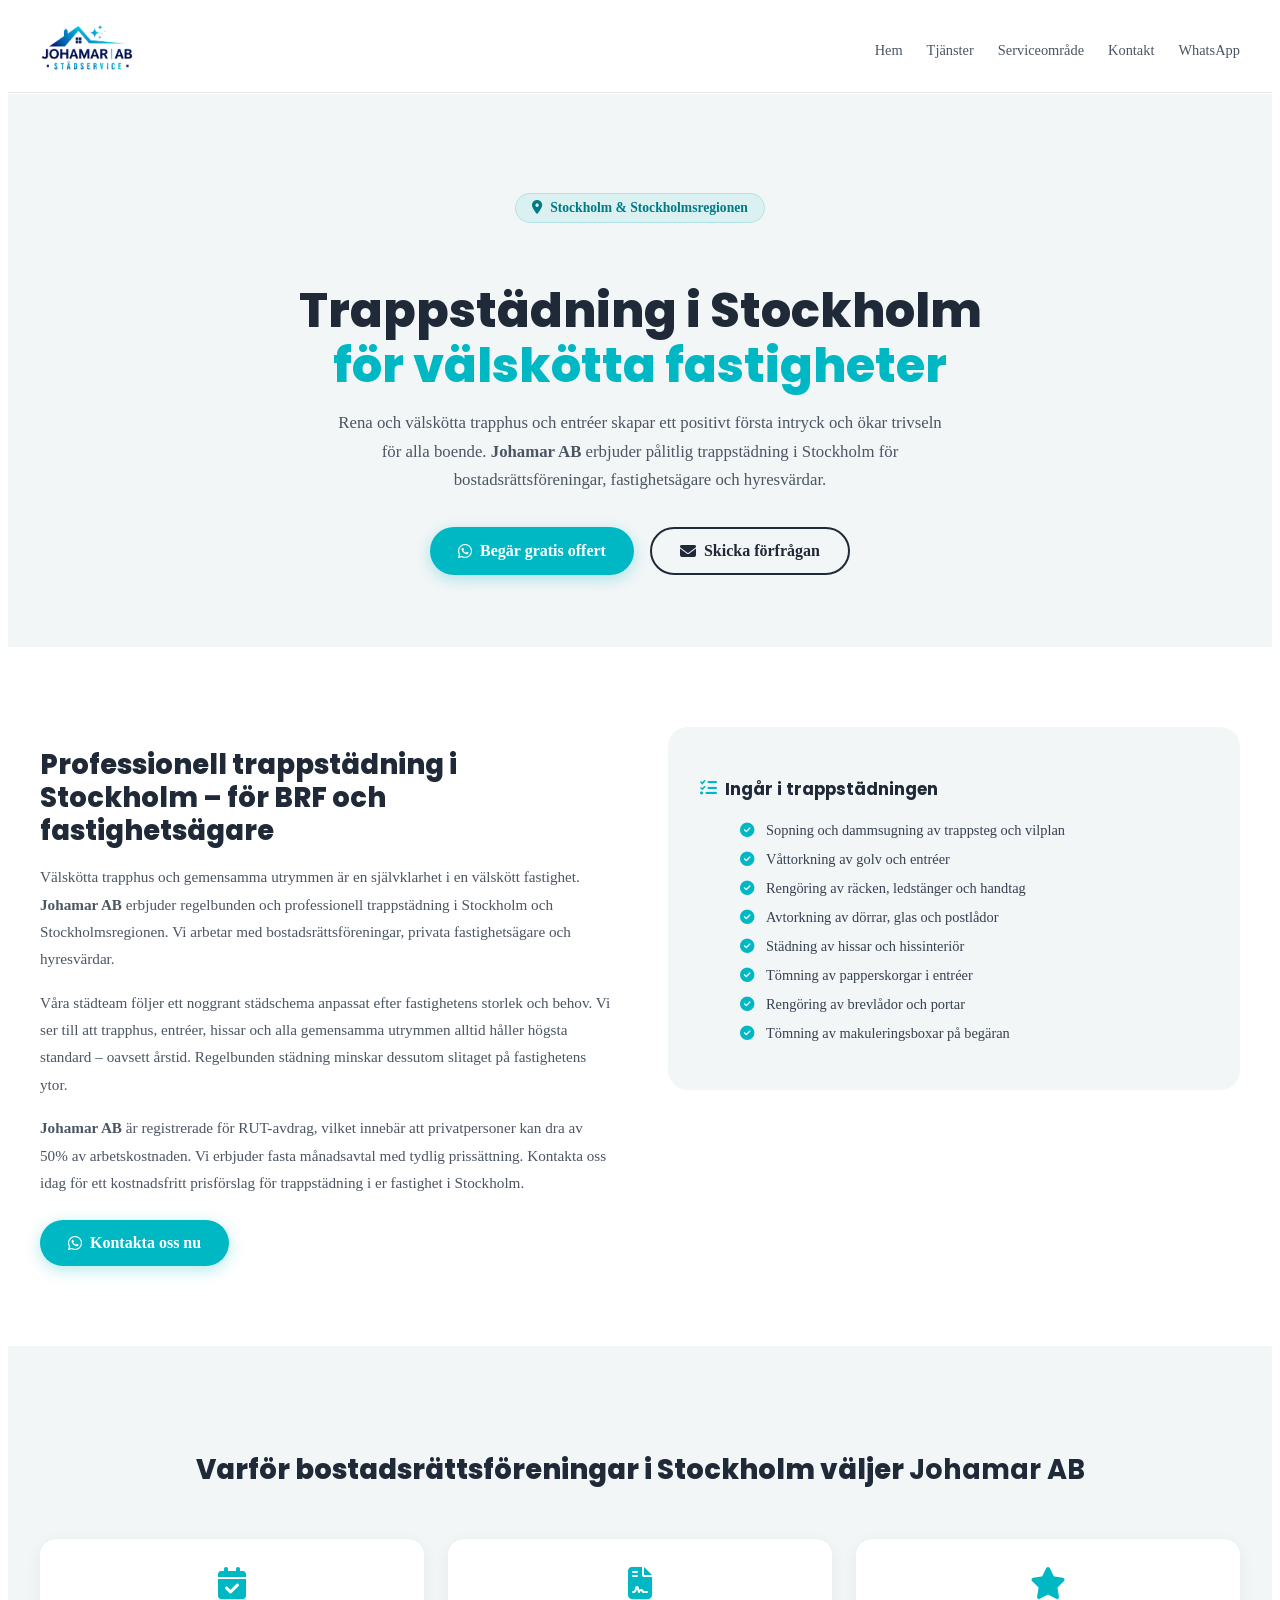
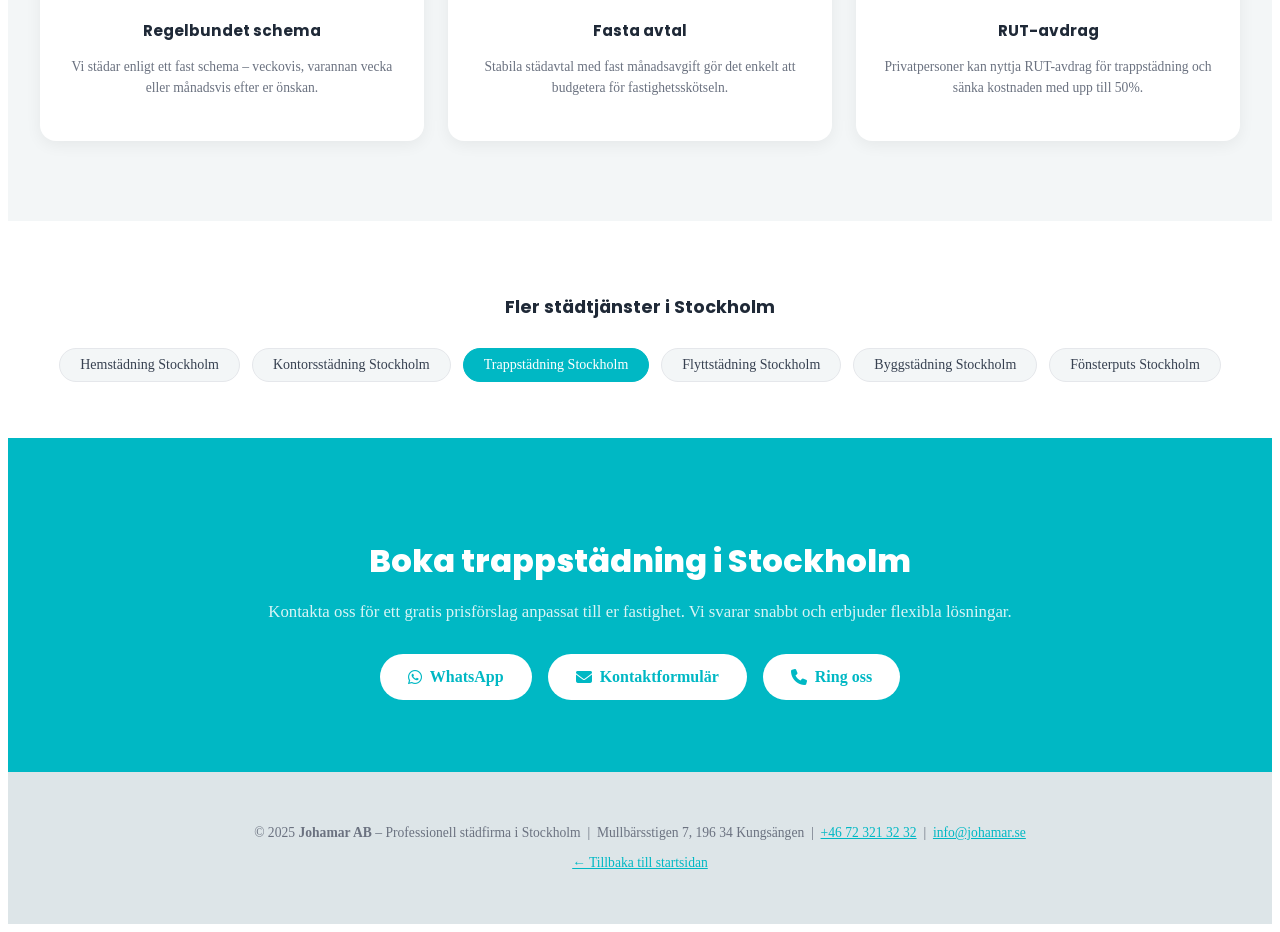
<file: trappstadning-stockholm.html>
<!DOCTYPE html>
<html lang="sv">
<head>
  <meta charset="UTF-8" />
  <meta name="viewport" content="width=device-width, initial-scale=1.0" />
  <title>Trappstädning Stockholm – Johamar AB | Trapphussstädning & Fastighetsstädning</title>
  <meta name="description" content="Professionell trappstädning i Stockholm av Johamar AB. Vi håller trapphus, entréer och gemensamma utrymmen rena och välskötta. RUT-avdrag. Bostadsrättsföreningar välkomna. Begär offert!" />
  <meta name="keywords" content="trappstädning Stockholm, trapphusst ädning Stockholm, fastighetsstädning Stockholm, BRF städning Stockholm, gemensamma utrymmen städning" />
  <meta name="robots" content="index, follow, max-snippet:-1, max-image-preview:large" />
  <meta name="geo.region" content="SE-AB" />
  <meta name="geo.placename" content="Stockholm" />
  <link rel="canonical" href="https://wil20son76-droid.github.io/johamar-web/trappstadning-stockholm.html" />
  <meta property="og:type" content="website" />
  <meta property="og:locale" content="sv_SE" />
  <meta property="og:site_name" content="Johamar AB" />
  <meta property="og:title" content="Trappstädning Stockholm – Johamar AB | Professionell Trapphusst ädning" />
  <meta property="og:description" content="Professionell trappstädning i Stockholm av Johamar AB. Vi håller trapphus, entréer och gemensamma utrymmen rena och välskötta. RUT-avdrag. Bostadsrättsföreningar välkomna. Begär offert!" />
  <meta property="og:url" content="https://wil20son76-droid.github.io/johamar-web/trappstadning-stockholm.html" />
  <meta property="og:image" content="https://wil20son76-droid.github.io/johamar-web/assets/images/logo-transparente.png" />
  <meta name="twitter:card" content="summary_large_image" />
  <meta name="twitter:title" content="Trappstädning Stockholm – Johamar AB | Professionell Trapphusst ädning" />
  <meta name="twitter:description" content="Professionell trappstädning i Stockholm av Johamar AB. Vi håller trapphus, entréer och gemensamma utrymmen rena och välskötta. RUT-avdrag. Bostadsrättsföreningar välkomna. Begär offert!" />
  <link rel="preconnect" href="https://fonts.googleapis.com" />
  <link rel="preconnect" href="https://fonts.gstatic.com" crossorigin />
  <link href="https://fonts.googleapis.com/css2?family=Inter:wght@400;500;600;700;800&family=Poppins:wght@600;700;800&display=swap" rel="stylesheet" />
  <link rel="stylesheet" href="https://cdnjs.cloudflare.com/ajax/libs/font-awesome/6.5.0/css/all.min.css" />
  <link rel="icon" type="image/png" href="assets/images/logo-transparente.png" />
  <style>
    .lp-hero{background:#F3F6F7;padding:100px 0 72px;text-align:center}
    .lp-hero h1{font-family:'Poppins',sans-serif;font-size:clamp(2rem,5vw,3rem);font-weight:800;color:#1F2937;margin-bottom:16px;line-height:1.15}
    .lp-hero h1 span{color:#00B8C4}
    .lp-hero p{font-size:1.05rem;color:#4B5563;max-width:620px;margin:0 auto 32px;line-height:1.7}
    .lp-hero-btns{display:flex;gap:16px;justify-content:center;flex-wrap:wrap}
    .lp-badge{display:inline-flex;align-items:center;gap:8px;background:rgba(0,184,196,.1);color:#007A85;font-size:.85rem;font-weight:600;padding:6px 16px;border-radius:999px;margin-bottom:20px;border:1px solid rgba(0,184,196,.2)}
    .lp-content{background:#fff;padding:80px 0}
    .lp-grid{display:grid;grid-template-columns:1fr 1fr;gap:56px;align-items:start}
    .lp-desc h2{font-family:'Poppins',sans-serif;font-size:1.7rem;font-weight:800;color:#1F2937;margin-bottom:16px;line-height:1.2}
    .lp-desc p{color:#4B5563;line-height:1.8;margin-bottom:16px;font-size:.95rem}
    .lp-checklist{background:#F3F6F7;border-radius:20px;padding:32px}
    .lp-checklist h3{font-family:'Poppins',sans-serif;font-size:1.05rem;font-weight:700;color:#1F2937;margin-bottom:20px;display:flex;align-items:center;gap:8px}
    .lp-checklist h3 i{color:#00B8C4}
    .lp-checklist ul{list-style:none;display:flex;flex-direction:column;gap:12px}
    .lp-checklist li{display:flex;align-items:center;gap:12px;font-size:.9rem;color:#374151}
    .lp-checklist li i{color:#00B8C4;flex-shrink:0}
    .lp-why{background:#F3F6F7;padding:80px 0}
    .lp-why h2{font-family:'Poppins',sans-serif;font-size:1.7rem;font-weight:800;color:#1F2937;text-align:center;margin-bottom:48px}
    .lp-why-grid{display:grid;grid-template-columns:repeat(3,1fr);gap:24px}
    .lp-why-card{background:#fff;border-radius:16px;padding:28px;text-align:center;box-shadow:0 4px 16px rgba(0,0,0,.06)}
    .lp-why-card i{font-size:2rem;color:#00B8C4;margin-bottom:16px;display:block}
    .lp-why-card h4{font-weight:700;color:#1F2937;margin-bottom:8px;font-size:.95rem;font-family:'Poppins',sans-serif}
    .lp-why-card p{font-size:.85rem;color:#6B7280;line-height:1.6}
    .lp-cta{background:#00B8C4;padding:72px 0;text-align:center}
    .lp-cta h2{font-family:'Poppins',sans-serif;font-size:2rem;font-weight:800;color:#fff;margin-bottom:16px}
    .lp-cta p{color:rgba(255,255,255,.85);margin-bottom:32px;font-size:1.05rem}
    .lp-header{background:#fff;padding:16px 0;border-bottom:1px solid #E5E7EB;position:sticky;top:0;z-index:100}
    .lp-header-inner{display:flex;align-items:center;justify-content:space-between;max-width:1200px;margin:0 auto;padding:0 24px}
    .lp-header img{height:48px}
    .lp-header nav{display:flex;gap:24px}
    .lp-header nav a{font-size:.9rem;color:#4B5563;font-weight:500;text-decoration:none;transition:color .2s}
    .lp-header nav a:hover{color:#00B8C4}
    .lp-footer{background:#DDE5E8;padding:40px 0;text-align:center}
    .lp-footer p{font-size:.85rem;color:#6B7280}
    .lp-footer a{color:#00B8C4}
    .btn-lp-primary{display:inline-flex;align-items:center;gap:8px;background:#00B8C4;color:#fff;font-weight:700;padding:14px 28px;border-radius:999px;text-decoration:none;font-size:1rem;transition:all .2s;box-shadow:0 4px 16px rgba(0,184,196,.3)}
    .btn-lp-primary:hover{background:#009aaa;transform:translateY(-2px)}
    .btn-lp-outline{display:inline-flex;align-items:center;gap:8px;background:transparent;color:#1F2937;font-weight:600;padding:13px 28px;border-radius:999px;text-decoration:none;font-size:1rem;border:2px solid #1F2937;transition:all .2s}
    .btn-lp-outline:hover{border-color:#00B8C4;color:#00B8C4}
    .btn-lp-white{display:inline-flex;align-items:center;gap:8px;background:#fff;color:#00B8C4;font-weight:700;padding:14px 28px;border-radius:999px;text-decoration:none;font-size:1rem;transition:all .2s}
    .btn-lp-white:hover{transform:translateY(-2px);box-shadow:0 8px 24px rgba(0,0,0,.12)}
    .lp-services-links{background:#fff;padding:56px 0}
    .lp-services-links h3{font-family:'Poppins',sans-serif;text-align:center;font-size:1.1rem;font-weight:700;color:#1F2937;margin-bottom:28px}
    .lp-services-list{display:flex;flex-wrap:wrap;gap:12px;justify-content:center}
    .lp-services-list a{background:#F3F6F7;color:#374151;padding:8px 20px;border-radius:999px;font-size:.875rem;font-weight:500;text-decoration:none;border:1px solid #E5E7EB;transition:all .2s}
    .lp-services-list a:hover,.lp-services-list a.active{background:#00B8C4;color:#fff;border-color:#00B8C4}
    .container{width:100%;max-width:1200px;margin:0 auto;padding:0 24px}
    @media(max-width:768px){.lp-grid{grid-template-columns:1fr;gap:32px}.lp-why-grid{grid-template-columns:1fr 1fr}.lp-header nav{display:none}}
    @media(max-width:480px){.lp-why-grid{grid-template-columns:1fr}.lp-hero-btns{flex-direction:column;align-items:center}}
  </style>
  <script type="application/ld+json">
  {
    "@context": "https://schema.org",
    "@graph": [
      {
        "@type": "Service",
        "serviceType": "Trappstädning",
        "name": "Trappstädning Stockholm",
        "description": "Professionell trappstädning i Stockholm för bostadsrättsföreningar och fastighetsägare. Rena trapphus, entréer och gemensamma utrymmen.",
        "provider": {
          "@type": "LocalBusiness",
          "name": "Johamar AB",
          "@id": "https://wil20son76-droid.github.io/johamar-web/#business",
          "url": "https://wil20son76-droid.github.io/johamar-web/",
          "telephone": "+46723213232",
          "email": "info@johamar.se",
          "address": {
            "@type": "PostalAddress",
            "streetAddress": "Mullbärsstigen 7",
            "postalCode": "196 34",
            "addressLocality": "Kungsängen",
            "addressRegion": "Stockholm",
            "addressCountry": "SE"
          }
        },
        "areaServed": {"@type": "City", "name": "Stockholm"},
        "url": "https://wil20son76-droid.github.io/johamar-web/trappstadning-stockholm.html"
      }
    ]
  }
  </script>
</head>
<body>
  <header class="lp-header">
    <div class="lp-header-inner">
      <a href="index.html"><img src="assets/images/logo-transparente.png" alt="Johamar AB logotyp – städfirma Stockholm" /></a>
      <nav>
        <a href="index.html">Hem</a>
        <a href="index.html#services">Tjänster</a>
        <a href="index.html#areas">Serviceområde</a>
        <a href="index.html#contact">Kontakt</a>
        <a href="https://wa.me/46723213232" target="_blank" rel="noopener">WhatsApp</a>
      </nav>
    </div>
  </header>

  <section class="lp-hero">
    <div class="container">
      <div class="lp-badge"><i class="fas fa-map-marker-alt"></i> Stockholm &amp; Stockholmsregionen</div>
      <h1>Trappstädning i Stockholm<br /><span>för välskötta fastigheter</span></h1>
      <p>Rena och välskötta trapphus och entréer skapar ett positivt första intryck och ökar trivseln för alla boende. <strong>Johamar AB</strong> erbjuder pålitlig trappstädning i Stockholm för bostadsrättsföreningar, fastighetsägare och hyresvärdar.</p>
      <div class="lp-hero-btns">
        <a href="https://wa.me/46723213232?text=Hej!%20Jag%20vill%20ha%20offert%20p%C3%A5%20trappst%C3%A4dning%20i%20Stockholm." class="btn-lp-primary" target="_blank" rel="noopener"><i class="fab fa-whatsapp"></i> Begär gratis offert</a>
        <a href="index.html#contact" class="btn-lp-outline"><i class="fas fa-envelope"></i> Skicka förfrågan</a>
      </div>
    </div>
  </section>

  <section class="lp-content">
    <div class="container">
      <div class="lp-grid">
        <div class="lp-desc">
          <h2>Professionell trappstädning i Stockholm – för BRF och fastighetsägare</h2>
          <p>Välskötta trapphus och gemensamma utrymmen är en självklarhet i en välskött fastighet. <strong>Johamar AB</strong> erbjuder regelbunden och professionell trappstädning i Stockholm och Stockholmsregionen. Vi arbetar med bostadsrättsföreningar, privata fastighetsägare och hyresvärdar.</p>
          <p>Våra städteam följer ett noggrant städschema anpassat efter fastighetens storlek och behov. Vi ser till att trapphus, entréer, hissar och alla gemensamma utrymmen alltid håller högsta standard – oavsett årstid. Regelbunden städning minskar dessutom slitaget på fastighetens ytor.</p>
          <p><strong>Johamar AB</strong> är registrerade för RUT-avdrag, vilket innebär att privatpersoner kan dra av 50% av arbetskostnaden. Vi erbjuder fasta månadsavtal med tydlig prissättning. Kontakta oss idag för ett kostnadsfritt prisförslag för trappstädning i er fastighet i Stockholm.</p>
          <a href="https://wa.me/46723213232" class="btn-lp-primary" target="_blank" rel="noopener" style="margin-top:8px"><i class="fab fa-whatsapp"></i> Kontakta oss nu</a>
        </div>
        <div class="lp-checklist">
          <h3><i class="fas fa-list-check"></i> Ingår i trappstädningen</h3>
          <ul>
            <li><i class="fas fa-check-circle"></i> Sopning och dammsugning av trappsteg och vilplan</li>
            <li><i class="fas fa-check-circle"></i> Våttorkning av golv och entréer</li>
            <li><i class="fas fa-check-circle"></i> Rengöring av räcken, ledstänger och handtag</li>
            <li><i class="fas fa-check-circle"></i> Avtorkning av dörrar, glas och postlådor</li>
            <li><i class="fas fa-check-circle"></i> Städning av hissar och hissinteriör</li>
            <li><i class="fas fa-check-circle"></i> Tömning av papperskorgar i entréer</li>
            <li><i class="fas fa-check-circle"></i> Rengöring av brevlådor och portar</li>
            <li><i class="fas fa-check-circle"></i> Tömning av makuleringsboxar på begäran</li>
          </ul>
        </div>
      </div>
    </div>
  </section>

  <section class="lp-why">
    <div class="container">
      <h2>Varför bostadsrättsföreningar i Stockholm väljer <strong>Johamar AB</strong></h2>
      <div class="lp-why-grid">
          <div class="lp-why-card">
            <i class="fas fa-calendar-check"></i>
            <h4>Regelbundet schema</h4>
            <p>Vi städar enligt ett fast schema – veckovis, varannan vecka eller månadsvis efter er önskan.</p>
          </div>
          <div class="lp-why-card">
            <i class="fas fa-file-contract"></i>
            <h4>Fasta avtal</h4>
            <p>Stabila städavtal med fast månadsavgift gör det enkelt att budgetera för fastighetsskötseln.</p>
          </div>
          <div class="lp-why-card">
            <i class="fas fa-star"></i>
            <h4>RUT-avdrag</h4>
            <p>Privatpersoner kan nyttja RUT-avdrag för trappstädning och sänka kostnaden med upp till 50%.</p>
          </div>
      </div>
    </div>
  </section>

  <section class="lp-services-links">
    <div class="container">
      <h3>Fler städtjänster i Stockholm</h3>
      <div class="lp-services-list">
          <a href="hemstadning-stockholm.html">Hemstädning Stockholm</a>
          <a href="kontorsstadning-stockholm.html">Kontorsstädning Stockholm</a>
          <a href="trappstadning-stockholm.html" class="active">Trappstädning Stockholm</a>
          <a href="flyttstadning-stockholm.html">Flyttstädning Stockholm</a>
          <a href="byggstadning-stockholm.html">Byggstädning Stockholm</a>
          <a href="fonsterputs-stockholm.html">Fönsterputs Stockholm</a>
      </div>
    </div>
  </section>

  <section class="lp-cta">
    <div class="container">
      <h2>Boka trappstädning i Stockholm</h2>
      <p>Kontakta oss för ett gratis prisförslag anpassat till er fastighet. Vi svarar snabbt och erbjuder flexibla lösningar.</p>
      <div style="display:flex;gap:16px;justify-content:center;flex-wrap:wrap">
        <a href="https://wa.me/46723213232?text=Hej!%20Jag%20vill%20boka%20trappst%C3%A4dning%20i%20Stockholm." class="btn-lp-white" target="_blank" rel="noopener"><i class="fab fa-whatsapp"></i> WhatsApp</a>
        <a href="index.html#contact" class="btn-lp-white"><i class="fas fa-envelope"></i> Kontaktformulär</a>
        <a href="tel:+46723213232" class="btn-lp-white"><i class="fas fa-phone"></i> Ring oss</a>
      </div>
    </div>
  </section>

  <footer class="lp-footer">
    <div class="container">
      <p>© 2025 <strong>Johamar AB</strong> – Professionell städfirma i Stockholm &nbsp;|&nbsp; Mullbärsstigen 7, 196 34 Kungsängen &nbsp;|&nbsp; <a href="tel:+46723213232">+46 72 321 32 32</a> &nbsp;|&nbsp; <a href="mailto:info@johamar.se">info@johamar.se</a></p>
      <p style="margin-top:12px"><a href="index.html">← Tillbaka till startsidan</a></p>
    </div>
  </footer>
</body>
</html>
</file>
<file: assets/css/style.css>
/* ============================================
   JOHAMAR AB – STÄDSERVICE
   Main Stylesheet — Aqua Premium Edition
   ============================================ */

/* ---- CSS Variables — Nordic Premium Palette ---- */
:root {
  /* Primary: Deep cyan — trust, freshness, premium cleaning */
  --primary:       #0C6E7A;
  --primary-dark:  #073F46;
  --primary-light: #0E8FA0;

  /* Accent: Vibrant Nordic teal — freshness, cleanliness */
  --accent:        #0D8A82;
  --accent-mid:    #12B5A8;
  --accent-light:  #67E8E0;

  /* Neutrals */
  --dark:    #111827;
  --dark-2:  #1F2937;
  --dark-3:  #374151;
  --mid:     #6B7280;
  --light:   #E5E7EB;
  --lighter: #F0FAFA;
  --white:   #FFFFFF;

  /* Utility */
  --success:   #059669;
  --whatsapp:  #25D366;
  --instagram: #E1306C;
  --facebook:  #1877F2;

  /* Gradients */
  --gradient:      linear-gradient(135deg, #0C6E7A 0%, #0D8A82 100%);
  --gradient-soft: linear-gradient(135deg, #E8F8F7 0%, #EDFAFA 100%);

  /* Shadows */
  --shadow-sm:      0 1px 3px rgba(0,0,0,.06), 0 1px 2px rgba(0,0,0,.04);
  --shadow:         0 4px 16px rgba(0,0,0,.08);
  --shadow-lg:      0 10px 40px rgba(0,0,0,.12);
  --shadow-xl:      0 20px 60px rgba(0,0,0,.16);
  --shadow-primary: 0 8px 32px rgba(12,110,122,.25);
  --shadow-accent:  0 8px 28px rgba(13,138,130,.28);

  /* Radius */
  --radius:      12px;
  --radius-lg:   20px;
  --radius-xl:   32px;
  --radius-full: 999px;

  /* Typography */
  --font-body: 'Inter', sans-serif;
  --font-head: 'Poppins', sans-serif;

  /* Motion */
  --transition:      .3s cubic-bezier(.4,0,.2,1);
  --transition-slow: .6s cubic-bezier(.4,0,.2,1);
}

/* ---- Reset & Base ---- */
*, *::before, *::after { box-sizing: border-box; margin: 0; padding: 0; }

html {
  scroll-behavior: smooth;
  font-size: 16px;
  -webkit-text-size-adjust: 100%;
  overflow-x: hidden;
}

body {
  font-family: var(--font-body);
  color: var(--dark-3);
  background: var(--white);
  line-height: 1.65;
  overflow-x: hidden;
  max-width: 100%;
}

img { max-width: 100%; height: auto; display: block; }
a { text-decoration: none; color: inherit; }
ul { list-style: none; }
button { cursor: pointer; border: none; background: none; font-family: inherit; }
input, textarea, select { font-family: inherit; }

.container {
  width: 100%;
  max-width: 1200px;
  margin: 0 auto;
  padding: 0 24px;
}

.section { padding: 96px 0; }

/* ============================================
   PRELOADER
   ============================================ */
#preloader {
  position: fixed;
  inset: 0;
  background: var(--white);
  z-index: 9999;
  display: flex;
  align-items: center;
  justify-content: center;
  transition: opacity .5s ease, visibility .5s ease;
}
#preloader.hide { opacity: 0; visibility: hidden; }

.preloader-inner { text-align: center; }
.preloader-logo { width: 200px; margin: 0 auto 24px; animation: pulse 1.5s ease-in-out infinite; }
.preloader-bar {
  width: 200px;
  height: 4px;
  background: var(--light);
  border-radius: var(--radius-full);
  overflow: hidden;
}
.preloader-fill {
  height: 100%;
  width: 0;
  background: var(--gradient);
  border-radius: var(--radius-full);
  animation: loadBar 1.8s ease forwards;
}

@keyframes loadBar { to { width: 100%; } }
@keyframes pulse { 0%,100%{transform:scale(1)}50%{transform:scale(1.05)} }

/* ============================================
   HEADER
   ============================================ */
.header {
  position: fixed;
  top: 0; left: 0; right: 0;
  z-index: 1000;
  padding: 16px 0;
  transition: background var(--transition), box-shadow var(--transition), padding var(--transition);
}
.header.scrolled {
  background: #FFFFFF;
  box-shadow: var(--shadow);
  padding: 10px 0;
}
/* NOTE: backdrop-filter intentionally omitted — it creates a CSS containing
   block that breaks position:fixed on child elements (the mobile nav panel). */

.header-inner {
  display: flex;
  align-items: center;
  justify-content: space-between;
  gap: 24px;
}

.logo-link { display: flex; align-items: center; flex-shrink: 0; }
.logo { height: 67px; width: auto; transition: transform var(--transition); }
.logo:hover { transform: scale(1.04); }

.nav-list {
  display: flex;
  align-items: center;
  gap: 4px;
}
/* Hide mobile-only nav CTA on desktop */
.nav-mobile-cta-item { display: none; }
.nav-link {
  font-size: .925rem;
  font-weight: 500;
  color: var(--dark-3);
  padding: 8px 14px;
  border-radius: var(--radius);
  transition: background var(--transition), color var(--transition);
  white-space: nowrap;
}
.nav-link:hover, .nav-link.active {
  background: var(--lighter);
  color: var(--primary);
}

.header-actions { display: flex; align-items: center; gap: 12px; flex-shrink: 0; }

/* ---- Buttons ---- */
.btn {
  display: inline-flex;
  align-items: center;
  gap: 8px;
  font-family: var(--font-body);
  font-size: .925rem;
  font-weight: 600;
  padding: 10px 22px;
  border-radius: var(--radius-full);
  transition: all var(--transition);
  cursor: pointer;
  white-space: nowrap;
  border: 2px solid transparent;
}
.btn i { font-size: .9em; }

.btn-primary {
  background: var(--primary);
  color: var(--white);
  box-shadow: var(--shadow-primary);
}
.btn-primary:hover {
  background: var(--accent);
  transform: translateY(-2px);
  box-shadow: 0 8px 28px rgba(13,138,130,.35);
}
.btn-primary:active { transform: translateY(0); }

.btn-outline {
  background: transparent;
  color: var(--primary);
  border-color: var(--primary);
}
.btn-outline:hover {
  background: var(--primary);
  color: var(--white);
  transform: translateY(-2px);
}

.btn-outline-white {
  background: transparent;
  color: var(--white);
  border-color: rgba(255,255,255,.7);
}
.btn-outline-white:hover {
  background: var(--white);
  color: var(--primary);
  transform: translateY(-2px);
}

.btn-whatsapp {
  background: var(--whatsapp);
  color: var(--white);
  box-shadow: 0 4px 16px rgba(37,211,102,.3);
}
.btn-whatsapp:hover {
  background: #1ebe58;
  transform: translateY(-2px);
  box-shadow: 0 8px 24px rgba(37,211,102,.4);
}

.btn-lg { padding: 14px 28px; font-size: 1rem; }
.btn-full { width: 100%; justify-content: center; }

/* ---- Hamburger ---- */
.hamburger {
  display: none;
  flex-direction: column;
  justify-content: space-between;
  width: 28px; height: 20px;
  padding: 0;
  z-index: 1100;
}
.hamburger span {
  display: block;
  height: 2px;
  background: var(--dark);
  border-radius: 2px;
  transition: all var(--transition);
  transform-origin: center;
}
.hamburger.open span:nth-child(1) { transform: translateY(9px) rotate(45deg); }
.hamburger.open span:nth-child(2) { opacity: 0; transform: scaleX(0); }
.hamburger.open span:nth-child(3) { transform: translateY(-9px) rotate(-45deg); }

/* ============================================
   SECTION HEADERS
   ============================================ */
.section-tag {
  display: inline-block;
  font-size: .8rem;
  font-weight: 700;
  letter-spacing: .1em;
  text-transform: uppercase;
  color: var(--accent);
  background: rgba(13,138,130,.1);
  padding: 5px 14px;
  border-radius: var(--radius-full);
  margin-bottom: 12px;
}

.section-header {
  text-align: center;
  max-width: 680px;
  margin: 0 auto 64px;
}

.section-title {
  font-family: var(--font-head);
  font-size: clamp(1.8rem, 3.5vw, 2.6rem);
  font-weight: 800;
  line-height: 1.2;
  color: var(--dark);
  margin-bottom: 16px;
}

.section-subtitle {
  font-size: 1.05rem;
  color: var(--mid);
  max-width: 560px;
  margin: 0 auto;
}

.gradient-text {
  background: var(--gradient);
  -webkit-background-clip: text;
  -webkit-text-fill-color: transparent;
  background-clip: text;
}

/* ============================================
   HERO
   ============================================ */
.hero {
  position: relative;
  min-height: 100vh;
  display: flex;
  align-items: center;
  padding: 120px 0 80px;
  overflow: hidden;
  background: #F3F6F7;
}

.hero-bg { position: absolute; inset: 0; }

/* Hero background photo — real Johamar branded photo */
.hero-bg-photo {
  position: absolute;
  inset: 0;
  width: 100%;
  height: 100%;
  object-fit: cover;
  object-position: center 40%;
  z-index: 0;
  opacity: .18;
}

.hero-overlay {
  position: absolute;
  inset: 0;
  z-index: 1;
  background: linear-gradient(
    105deg,
    rgba(243,246,247,.75) 0%,
    rgba(243,246,247,.45) 50%,
    rgba(243,246,247,.05) 100%
  );
}

.hero-shapes { position: absolute; inset: 0; overflow: hidden; z-index: 1; }
.shape {
  position: absolute;
  border-radius: 50%;
  opacity: .05;
  animation: floatShape 8s ease-in-out infinite;
}
.shape-1 { width: 600px; height: 600px; background: #67E8E0; top: -200px; right: -100px; animation-delay: 0s; }
.shape-2 { width: 400px; height: 400px; background: #0E8FA0; bottom: -100px; left: -80px; animation-delay: 3s; }
.shape-3 { width: 200px; height: 200px; background: var(--white); top: 40%; left: 40%; animation-delay: 5s; }

@keyframes floatShape {
  0%,100%{transform:translateY(0) rotate(0)}
  50%{transform:translateY(-30px) rotate(10deg)}
}

.hero-content {
  position: relative;
  z-index: 2;
  display: grid;
  grid-template-columns: 1fr 1fr;
  gap: 64px;
  align-items: center;
}

.hero-badge {
  display: inline-flex;
  align-items: center;
  gap: 8px;
  background: rgba(0,184,196,.12);
  backdrop-filter: blur(8px);
  border: 1px solid rgba(0,184,196,.25);
  color: #007A85;
  font-size: .85rem;
  font-weight: 600;
  padding: 8px 16px;
  border-radius: var(--radius-full);
  margin-bottom: 24px;
}
.hero-badge i { color: #fbbf24; }

.hero-title {
  font-family: var(--font-head);
  font-size: clamp(2.4rem, 5vw, 3.8rem);
  font-weight: 900;
  line-height: 1.1;
  color: #1F2937;
  margin-bottom: 20px;
}

.hero-subtitle {
  font-size: 1.1rem;
  color: #4B5563;
  max-width: 480px;
  margin-bottom: 36px;
  line-height: 1.7;
}

.hero-btns {
  display: flex;
  gap: 16px;
  flex-wrap: wrap;
  margin-bottom: 48px;
}

.hero-stats { display: flex; align-items: center; gap: 24px; }

.stat { text-align: center; color: #1F2937; }
.stat-number {
  font-family: var(--font-head);
  font-size: 2.2rem;
  font-weight: 800;
  color: #00B8C4;
  line-height: 1;
}
.stat span { font-size: 1.4rem; font-weight: 800; }
.stat-label {
  display: block;
  font-size: .8rem;
  color: #4B5563;
  margin-top: 4px;
  font-weight: 500;
}
.stat-divider { width: 1px; height: 40px; background: rgba(0,0,0,.12); }

/* ---- Hero Visual ---- */
.hero-visual { position: relative; }

.hero-card-main {
  background: var(--white);
  backdrop-filter: blur(16px);
  border: 1px solid rgba(0,0,0,.06);
  border-radius: var(--radius-xl);
  padding: 24px;
  position: relative;
  overflow: hidden;
  box-shadow: var(--shadow-lg);
}

/* Hero main photo — portrait worker with uniform visible */
.hero-photo-wrap {
  border-radius: calc(var(--radius-xl) - 8px);
  overflow: hidden;
  height: 320px;
}
.hero-main-photo {
  width: 100%;
  height: 100%;
  object-fit: cover;
  object-position: center 15%; /* show uniform/chest logo area */
  transition: transform var(--transition-slow);
}
.hero-card-main:hover .hero-main-photo { transform: scale(1.04); }

.hero-card-info {
  display: flex;
  align-items: center;
  gap: 8px;
  margin-top: 16px;
  padding: 10px 16px;
  background: rgba(0,184,196,.1);
  border-radius: var(--radius-full);
  color: #007A85;
  font-size: .875rem;
  font-weight: 600;
  justify-content: center;
}

.hero-floating-card {
  position: absolute;
  background: var(--white);
  border-radius: var(--radius-lg);
  padding: 14px 18px;
  box-shadow: var(--shadow-xl);
  display: flex;
  align-items: center;
  gap: 10px;
  font-size: .875rem;
  font-weight: 600;
  color: var(--dark);
  white-space: nowrap;
  animation: float 4s ease-in-out infinite;
}

.card-rating {
  top: -20px; right: -20px;
  animation-delay: 1s;
  flex-direction: column;
  align-items: flex-start;
  gap: 4px;
}
.card-rating .card-stars { color: #f59e0b; font-size: .9rem; }

.card-done { bottom: -20px; left: -20px; animation-delay: 2.5s; }
.card-done i { color: var(--success); font-size: 1.4rem; }
.card-done div { display: flex; flex-direction: column; }
.card-done strong { font-size: .875rem; }
.card-done span { font-size: .75rem; color: var(--mid); }

@keyframes float {
  0%,100%{transform:translateY(0)}
  50%{transform:translateY(-10px)}
}

.hero-scroll {
  position: absolute;
  bottom: 40px; left: 50%;
  transform: translateX(-50%);
  z-index: 2;
}
.scroll-mouse {
  width: 26px; height: 42px;
  border: 2px solid rgba(0,0,0,.2);
  border-radius: 14px;
  display: flex;
  justify-content: center;
  padding-top: 6px;
}
.scroll-wheel {
  width: 4px; height: 8px;
  background: rgba(0,0,0,.3);
  border-radius: 2px;
  animation: scrollWheel 2s ease-in-out infinite;
}
@keyframes scrollWheel {
  0%{transform:translateY(0);opacity:1}
  100%{transform:translateY(12px);opacity:0}
}

/* ============================================
   RUT-AVDRAG BANNER
   ============================================ */
.rut-banner {
  /* Amber/bronze — distinct from site palette to maximise conversion attention */
  background: linear-gradient(135deg, #92400E 0%, #B8813A 50%, #92400E 100%);
  padding: 0;
  position: relative;
  overflow: hidden;
}
.rut-banner::before {
  content: 'RUT RUT RUT RUT RUT RUT RUT RUT RUT RUT RUT RUT';
  position: absolute;
  top: 50%; left: 0; right: 0;
  transform: translateY(-50%);
  font-size: 4rem;
  font-weight: 900;
  color: rgba(255,255,255,.05);
  letter-spacing: .3em;
  white-space: nowrap;
  pointer-events: none;
}

.rut-inner {
  display: flex;
  align-items: center;
  justify-content: center;
  gap: 24px;
  padding: 20px 24px;
  flex-wrap: wrap;
  position: relative;
  z-index: 1;
}

.rut-badge {
  display: flex;
  align-items: center;
  gap: 8px;
  background: rgba(255,255,255,.18);
  border: 1.5px solid rgba(255,255,255,.35);
  border-radius: var(--radius-full);
  padding: 8px 18px;
  color: var(--white);
  font-size: .95rem;
  font-weight: 800;
  letter-spacing: .08em;
  white-space: nowrap;
  flex-shrink: 0;
}
.rut-badge i { font-size: 1rem; color: #fde68a; }

.rut-text { color: rgba(255,255,255,.92); font-size: 1rem; text-align: center; }
.rut-text strong { color: var(--white); font-size: 1.1rem; font-weight: 800; }

.rut-cta {
  display: inline-flex;
  align-items: center;
  gap: 8px;
  background: var(--white);
  color: #92400E;
  font-size: .9rem;
  font-weight: 700;
  padding: 10px 22px;
  border-radius: var(--radius-full);
  white-space: nowrap;
  flex-shrink: 0;
  transition: all var(--transition);
  box-shadow: 0 4px 16px rgba(0,0,0,.15);
}
.rut-cta i { font-size: .8rem; transition: transform var(--transition); }
.rut-cta:hover {
  background: #fde68a;
  color: #78350f;
  transform: translateY(-2px);
  box-shadow: 0 8px 24px rgba(0,0,0,.2);
}
.rut-cta:hover i { transform: translateX(4px); }

@media (max-width: 640px) {
  .rut-inner { gap: 14px; }
  .rut-text { font-size: .9rem; }
}

/* ============================================
   SERVICES
   ============================================ */
.services { background: var(--lighter); }

.services-grid {
  display: grid;
  grid-template-columns: repeat(3, 1fr);
  gap: 24px;
}

.service-card {
  background: var(--white);
  border-radius: var(--radius-lg);
  padding: 32px;
  box-shadow: var(--shadow-sm);
  border: 1px solid rgba(0,0,0,.05);
  transition: all var(--transition);
  position: relative;
  overflow: hidden;
}
.service-card::before {
  content: '';
  position: absolute;
  top: 0; left: 0; right: 0;
  height: 3px;
  background: var(--gradient);
  transform: scaleX(0);
  transition: transform var(--transition);
  transform-origin: left;
  z-index: 2;
}
.service-card:hover {
  transform: translateY(-6px);
  box-shadow: var(--shadow-lg);
}
.service-card:hover::before { transform: scaleX(1); }

/* Service card photo — bleeds past padding to card edges */
.service-photo {
  margin: -32px -32px 24px;
  height: 210px;
  overflow: hidden;
  position: relative;
}
.service-photo picture { display: block; width: 100%; height: 100%; }
.service-photo img {
  width: 100%;
  height: 100%;
  object-fit: cover;
  object-position: center 20%; /* favour the workers' upper body / logo area */
  transition: transform .55s ease;
}
/* portrait images (trapp, hemstadning1) — anchor to upper subject */
.service-photo img[src*="trapp"]       { object-position: center 10%; }
.service-photo img[src*="hemstadning"] { object-position: center 15%; }
.service-card:hover .service-photo img { transform: scale(1.07); }

/* Featured (Flyttstädning) */
.service-card.featured {
  background: var(--gradient);
  color: var(--white);
  border-color: transparent;
  box-shadow: var(--shadow-primary);
}
.service-card.featured::before { display: none; }
.service-card.featured:hover { box-shadow: 0 16px 48px rgba(12,110,122,.4); }
.service-card.featured h3,
.service-card.featured p { color: var(--white); }
.service-card.featured .service-list li { color: rgba(255,255,255,.85); }
.service-card.featured .service-list i { color: #6ee7b7; }

.featured-badge {
  position: absolute;
  top: 216px; right: 16px; /* below photo (200px) + card top offset */
  background: rgba(255,255,255,.2);
  color: var(--white);
  font-size: .75rem;
  font-weight: 700;
  padding: 4px 12px;
  border-radius: var(--radius-full);
  letter-spacing: .05em;
  text-transform: uppercase;
  z-index: 1;
}

.service-icon {
  width: 52px; height: 52px;
  background: var(--gradient-soft);
  border-radius: var(--radius);
  display: flex;
  align-items: center;
  justify-content: center;
  font-size: 1.3rem;
  color: var(--accent);
  margin-bottom: 16px;
  transition: transform var(--transition);
}
.service-card.featured .service-icon {
  background: rgba(255,255,255,.2);
  color: var(--white);
}
.service-card:hover .service-icon { transform: scale(1.1) rotate(-5deg); }

.service-card h3 {
  font-family: var(--font-head);
  font-size: 1.15rem;
  font-weight: 700;
  color: var(--dark);
  margin-bottom: 10px;
}
.service-card p {
  font-size: .95rem;
  color: var(--mid);
  margin-bottom: 20px;
  line-height: 1.6;
}

/* ---- Updated card text elements ---- */
.service-subtitle-text {
  font-size: .85rem;
  font-weight: 600;
  color: #00B8C4;
  margin-bottom: 8px;
  line-height: 1.4;
  text-transform: uppercase;
  letter-spacing: .04em;
}
.service-card.featured .service-subtitle-text { color: rgba(255,255,255,.85); }

.service-intro {
  font-size: .9rem;
  color: var(--mid);
  margin-bottom: 20px;
  line-height: 1.6;
  display: -webkit-box;
  -webkit-line-clamp: 3;
  -webkit-box-orient: vertical;
  overflow: hidden;
}
.service-card.featured .service-intro { color: rgba(255,255,255,.75); }

.btn-las-mer {
  display: inline-flex;
  align-items: center;
  gap: 8px;
  font-size: .875rem;
  font-weight: 600;
  color: #00B8C4;
  background: rgba(0,184,196,.08);
  border: 1px solid rgba(0,184,196,.2);
  border-radius: var(--radius-full);
  padding: 9px 20px;
  cursor: pointer;
  transition: all var(--transition);
  font-family: var(--font-body);
  margin-top: auto;
}
.btn-las-mer i { font-size: .75rem; transition: transform var(--transition); }
.btn-las-mer:hover {
  background: #00B8C4;
  color: var(--white);
  border-color: #00B8C4;
  box-shadow: 0 4px 16px rgba(0,184,196,.3);
}
.btn-las-mer:hover i { transform: translateX(4px); }
.service-card.featured .btn-las-mer {
  background: rgba(255,255,255,.15);
  color: var(--white);
  border-color: rgba(255,255,255,.3);
}
.service-card.featured .btn-las-mer:hover {
  background: var(--white);
  color: #00B8C4;
  border-color: var(--white);
}

/* Make cards use flex so button sticks to bottom */
.service-card {
  display: flex;
  flex-direction: column;
}
.service-card .service-icon { margin-top: 0; }

/* ============================================
   SERVICE MODALS
   ============================================ */
.svc-modal {
  position: fixed;
  inset: 0;
  z-index: 8000;
  display: flex;
  align-items: center;
  justify-content: center;
  padding: 24px;
  pointer-events: none;
  opacity: 0;
  transition: opacity .3s ease;
}
.svc-modal.open {
  opacity: 1;
  pointer-events: all;
}

.svc-modal-overlay {
  position: absolute;
  inset: 0;
  background: rgba(17,24,39,.65);
  backdrop-filter: blur(4px);
}

.svc-modal-box {
  position: relative;
  background: var(--white);
  border-radius: var(--radius-xl);
  box-shadow: 0 32px 80px rgba(0,0,0,.22);
  width: 100%;
  max-width: 640px;
  max-height: 88vh;
  overflow-y: auto;
  -webkit-overflow-scrolling: touch;
  overscroll-behavior: contain;
  transform: scale(.94) translateY(16px);
  transition: transform .35s cubic-bezier(.34,1.26,.64,1);
  z-index: 1;
}
.svc-modal.open .svc-modal-box {
  transform: scale(1) translateY(0);
}

/* Scrollbar styling inside modal */
.svc-modal-box::-webkit-scrollbar { width: 4px; }
.svc-modal-box::-webkit-scrollbar-track { background: transparent; }
.svc-modal-box::-webkit-scrollbar-thumb { background: var(--light); border-radius: 4px; }

.svc-modal-close {
  position: absolute;
  top: 14px;
  right: 14px;
  z-index: 10;
  width: 36px; height: 36px;
  border-radius: var(--radius-full);
  background: rgba(255,255,255,.9);
  backdrop-filter: blur(4px);
  color: var(--dark-2);
  border: none;
  display: flex;
  align-items: center;
  justify-content: center;
  font-size: .95rem;
  cursor: pointer;
  transition: all var(--transition);
  box-shadow: 0 2px 8px rgba(0,0,0,.15);
}
.svc-modal-close:hover { background: #00B8C4; color: var(--white); }

.svc-modal-photo {
  height: 220px;
  overflow: hidden;
  border-radius: var(--radius-xl) var(--radius-xl) 0 0;
}
.svc-modal-photo picture { display: block; width: 100%; height: 100%; }
.svc-modal-photo img {
  width: 100%; height: 100%;
  object-fit: cover;
  object-position: center 20%;
}
.svc-modal-photo img[src*="trapp"]       { object-position: center 10%; }
.svc-modal-photo img[src*="hemstadning"] { object-position: center 15%; }

.svc-modal-body { padding: 28px 32px 36px; }

.svc-modal-icon {
  width: 52px; height: 52px;
  background: rgba(0,184,196,.1);
  border-radius: var(--radius);
  display: flex;
  align-items: center;
  justify-content: center;
  font-size: 1.3rem;
  color: #00B8C4;
  margin-bottom: 16px;
}

.svc-modal-title {
  font-family: var(--font-head);
  font-size: 1.55rem;
  font-weight: 800;
  color: var(--dark);
  margin-bottom: 6px;
  line-height: 1.2;
}

.svc-modal-subtitle {
  font-size: .9rem;
  font-weight: 600;
  color: #00B8C4;
  text-transform: uppercase;
  letter-spacing: .05em;
  margin-bottom: 16px;
}

.svc-modal-desc {
  font-size: .95rem;
  color: #4B5563;
  line-height: 1.75;
  margin-bottom: 28px;
}

.svc-modal-checklist {
  background: #F3F6F7;
  border-radius: var(--radius-lg);
  padding: 24px;
  margin-bottom: 28px;
}
.svc-modal-checklist h4 {
  font-family: var(--font-head);
  font-size: .9rem;
  font-weight: 700;
  color: var(--dark);
  text-transform: uppercase;
  letter-spacing: .06em;
  margin-bottom: 16px;
  display: flex;
  align-items: center;
  gap: 8px;
}
.svc-modal-checklist h4 i { color: #00B8C4; }
.svc-modal-checklist ul { display: flex; flex-direction: column; gap: 12px; }
.svc-modal-checklist li {
  display: flex;
  align-items: center;
  gap: 12px;
  font-size: .9rem;
  color: #374151;
  line-height: 1.5;
}
.svc-modal-checklist li i {
  color: #00B8C4;
  font-size: .85rem;
  flex-shrink: 0;
  width: 16px;
}

.svc-modal-cta {
  width: 100%;
  justify-content: center;
}

/* Prevent body scroll when modal open */
body.modal-open { overflow: hidden; }

/* ---- Mobile modal ---- */
@media (max-width: 480px) {
  .svc-modal { padding: 0; align-items: flex-end; }
  .svc-modal-box {
    border-radius: var(--radius-xl) var(--radius-xl) 0 0;
    max-height: 92vh;
  }
  .svc-modal-body { padding: 24px 20px 32px; }
}


  display: flex;
  align-items: center;
  gap: 8px;
  font-size: .9rem;
  color: var(--dark-3);
  padding: 4px 0;
}
.service-list i { color: var(--accent); font-size: .75rem; }

/* ============================================
   ABOUT
   ============================================ */
.about { background: var(--white); }

.about-inner {
  display: grid;
  grid-template-columns: 1fr 1fr;
  gap: 80px;
  align-items: center;
}

.about-image-wrap { position: relative; }

.about-img-main {
  background: var(--primary);
  border-radius: var(--radius-xl);
  overflow: hidden;
  aspect-ratio: 4/3;
}

/* About photo (replaces CSS cleaning scene) */
.about-photo {
  width: 100%;
  height: 100%;
  object-fit: cover;
  object-position: center;
  display: block;
  transition: transform var(--transition-slow);
}
.about-img-main:hover .about-photo { transform: scale(1.03); }

/* About decorative overlays */
.about-badge-card {
  position: absolute;
  bottom: -20px; right: -20px;
  background: var(--white);
  border-radius: var(--radius-lg);
  padding: 16px 20px;
  box-shadow: var(--shadow-lg);
  display: flex;
  align-items: center;
  gap: 12px;
  max-width: 220px;
}
.about-badge-card i { font-size: 1.8rem; color: #f59e0b; }
.about-badge-card strong { display: block; font-size: .9rem; font-weight: 700; color: var(--dark); }
.about-badge-card span { font-size: .8rem; color: var(--mid); }

.about-years {
  position: absolute;
  top: -20px; left: -20px;
  background: var(--gradient);
  border-radius: var(--radius-lg);
  padding: 20px 24px;
  text-align: center;
  box-shadow: var(--shadow-primary);
}
.years-num {
  display: block;
  font-family: var(--font-head);
  font-size: 2.4rem;
  font-weight: 900;
  color: var(--white);
  line-height: 1;
}
.years-text {
  font-size: .8rem;
  color: rgba(255,255,255,.8);
  font-weight: 600;
  line-height: 1.3;
}

/* About text */
.about-text .section-tag { margin-bottom: 12px; }
.about-text .section-title { text-align: left; margin-bottom: 20px; }

.about-lead {
  font-size: 1.05rem;
  color: var(--dark-3);
  line-height: 1.7;
  margin-bottom: 16px;
  font-weight: 500;
}
.about-text p { color: var(--mid); margin-bottom: 16px; line-height: 1.7; }

.about-features {
  display: grid;
  grid-template-columns: 1fr 1fr;
  gap: 12px;
  margin: 28px 0 32px;
}
.about-feature {
  display: flex;
  align-items: center;
  gap: 10px;
  font-size: .9rem;
  font-weight: 600;
  color: var(--dark-3);
}
.about-feature i {
  width: 36px; height: 36px;
  background: var(--gradient-soft);
  border-radius: var(--radius);
  display: flex;
  align-items: center;
  justify-content: center;
  color: var(--accent);
  font-size: .9rem;
  flex-shrink: 0;
}

/* ============================================
   BENEFITS
   ============================================ */
.benefits { position: relative; overflow: hidden; }
.benefits-bg {
  position: absolute;
  inset: 0;
  background: #F3F6F7;
}
.benefits .section-tag { color: #007A85; background: rgba(0,184,196,.1); }
.benefits .section-title { color: #1F2937; }
.benefits .section-subtitle { color: #4B5563; }

/* Benefits header: never animated — always fully visible above bg layer */
.benefits-header {
  position: relative;
  z-index: 2;
  opacity: 1 !important;
  transform: none !important;
}

.benefits-grid {
  position: relative;
  z-index: 1;
  display: grid;
  grid-template-columns: repeat(3, 1fr);
  gap: 24px;
}

.benefit-card {
  background: var(--white);
  backdrop-filter: blur(8px);
  border: 1px solid rgba(0,0,0,.06);
  border-radius: var(--radius-lg);
  padding: 32px;
  text-align: center;
  transition: all var(--transition);
  box-shadow: var(--shadow);
}
.benefit-card:hover {
  background: var(--white);
  transform: translateY(-6px);
  border-color: rgba(0,184,196,.2);
  box-shadow: var(--shadow-lg);
}

.benefit-icon {
  width: 64px; height: 64px;
  background: var(--gradient);
  border-radius: var(--radius-lg);
  display: flex;
  align-items: center;
  justify-content: center;
  font-size: 1.5rem;
  color: var(--white);
  margin: 0 auto 20px;
  box-shadow: var(--shadow-accent);
  transition: transform var(--transition);
}
.benefit-card:hover .benefit-icon { transform: scale(1.1) rotate(-5deg); }

.benefit-card h3 {
  font-family: var(--font-head);
  font-size: 1.1rem;
  font-weight: 700;
  color: #1F2937;
  margin-bottom: 10px;
}
.benefit-card p { font-size: .9rem; color: #4B5563; line-height: 1.6; }

/* ============================================
   GALLERY
   ============================================ */
.gallery { background: var(--lighter); }

.gallery-grid {
  display: grid;
  grid-template-columns: repeat(3, 1fr);
  grid-template-rows: auto auto;
  gap: 20px;
}

.gallery-item { border-radius: var(--radius-lg); overflow: hidden; }
.gallery-large { grid-column: span 2; }

.gallery-visual {
  position: relative;
  aspect-ratio: 4/3;
  overflow: hidden;
  cursor: pointer;
  background: var(--primary); /* fallback if image fails */
}
.gallery-large .gallery-visual { aspect-ratio: 16/9; }

/* Real photos */
.gallery-visual picture { display: block; width: 100%; height: 100%; }
.gallery-visual img {
  width: 100%;
  height: 100%;
  object-fit: cover;
  object-position: center 20%;
  display: block;
  transition: transform .65s ease;
}
/* portrait staircase images — show from top */
.gallery-visual img[src*="trapp"] { object-position: center 5%; }
.gallery-item:hover .gallery-visual img { transform: scale(1.07); }

/* Always-visible label at bottom, full overlay on hover */
.gv-overlay {
  position: absolute;
  inset: 0;
  background: linear-gradient(to top, rgba(6,61,69,.85) 0%, rgba(12,110,122,.25) 50%, transparent 100%);
  display: flex;
  flex-direction: column;
  align-items: flex-start;
  justify-content: flex-end;
  gap: 6px;
  padding: 20px 24px;
  color: var(--white);
  font-weight: 700;
  font-size: .95rem;
  transition: background var(--transition);
}
.gv-overlay i { font-size: 1rem; opacity: .8; }
.gallery-visual:hover .gv-overlay {
  background: linear-gradient(to top, rgba(6,61,69,.92) 0%, rgba(12,110,122,.5) 60%, rgba(13,138,130,.15) 100%);
}

/* ============================================
   SERVICE AREAS
   ============================================ */
.service-areas { background: var(--white); }

.areas-layout {
  display: grid;
  grid-template-columns: 1.1fr 1fr;
  gap: 56px;
  align-items: start;
}

.areas-subtitle {
  font-family: var(--font-head);
  font-size: 1.15rem;
  font-weight: 700;
  color: var(--dark);
  margin-bottom: 28px;
}

.areas-grid {
  display: grid;
  grid-template-columns: 1fr 1fr;
  gap: 24px;
  margin-bottom: 24px;
}

.area-group {
  background: var(--lighter);
  border-radius: var(--radius-lg);
  padding: 20px;
  border: 1px solid rgba(0,0,0,.05);
  transition: box-shadow var(--transition), transform var(--transition);
}
.area-group:hover { box-shadow: var(--shadow); transform: translateY(-3px); }

.area-group h4 {
  font-size: .9rem;
  font-weight: 700;
  color: var(--primary);
  margin-bottom: 12px;
  display: flex;
  align-items: center;
  gap: 8px;
  padding-bottom: 10px;
  border-bottom: 1px solid rgba(12,110,122,.1);
}
.area-group h4 i { color: var(--accent); font-size: .85rem; }

.area-group ul { display: flex; flex-direction: column; gap: 7px; }
.area-group li {
  display: flex;
  align-items: center;
  gap: 8px;
  font-size: .875rem;
  color: var(--dark-3);
}
.area-group li i { color: var(--accent); font-size: .75rem; flex-shrink: 0; }

.areas-note {
  display: flex;
  align-items: flex-start;
  gap: 10px;
  background: rgba(13,138,130,.06);
  border-left: 3px solid var(--accent);
  border-radius: 0 var(--radius) var(--radius) 0;
  padding: 14px 16px;
  font-size: .9rem;
  color: var(--dark-3);
  line-height: 1.5;
}
.areas-note i { color: var(--accent); margin-top: 2px; flex-shrink: 0; }
.areas-note a { color: var(--accent); font-weight: 600; text-decoration: underline; }

/* Map */
.map-wrap { position: sticky; top: 90px; }

.map-header {
  display: flex;
  align-items: center;
  gap: 14px;
  background: var(--gradient);
  border-radius: var(--radius-lg) var(--radius-lg) 0 0;
  padding: 16px 20px;
  color: var(--white);
}
.map-header i { font-size: 1.6rem; flex-shrink: 0; }
.map-header strong { display: block; font-size: .95rem; font-weight: 700; }
.map-header span { font-size: .82rem; color: rgba(255,255,255,.8); }

.map-container {
  height: 400px;
  overflow: hidden;
  border: 1px solid rgba(0,0,0,.08);
  border-top: none;
}
.map-container iframe { display: block; }

.map-directions {
  display: flex;
  align-items: center;
  justify-content: center;
  gap: 8px;
  background: var(--lighter);
  border: 1px solid rgba(0,0,0,.08);
  border-top: none;
  border-radius: 0 0 var(--radius-lg) var(--radius-lg);
  padding: 14px;
  font-size: .9rem;
  font-weight: 600;
  color: var(--primary);
  transition: all var(--transition);
}
.map-directions:hover { background: var(--primary); color: var(--white); border-color: transparent; }
.map-directions i { font-size: 1rem; }

/* ============================================
   TESTIMONIALS
   ============================================ */
.testimonials { background: var(--lighter); }

/* ---- Testimonials Carousel ---- */
.tc-carousel {
  position: relative;
  padding: 0 0 64px;
  margin-bottom: 48px;
}

.tc-viewport {
  overflow: hidden;
  border-radius: var(--radius-xl);
}

.tc-track {
  display: flex;
  gap: 24px;
  transition: transform .45s cubic-bezier(.4,0,.2,1);
  will-change: transform;
  align-items: stretch;
}

.tc-slide {
  flex: 0 0 calc((100% - 48px) / 3);
  min-width: 0;
}

/* Arrow buttons */
.tc-arrow {
  position: absolute;
  top: 50%;
  transform: translateY(calc(-50% - 32px));
  width: 48px; height: 48px;
  border-radius: var(--radius-full);
  background: var(--white);
  border: 1px solid rgba(0,0,0,.08);
  box-shadow: var(--shadow);
  color: var(--dark-2);
  font-size: 1rem;
  display: flex;
  align-items: center;
  justify-content: center;
  cursor: pointer;
  transition: all var(--transition);
  z-index: 2;
}
.tc-arrow:hover {
  background: #00B8C4;
  color: var(--white);
  border-color: transparent;
  box-shadow: 0 4px 16px rgba(0,184,196,.35);
}
.tc-arrow:focus-visible { outline: 2px solid #00B8C4; outline-offset: 2px; }
.tc-prev { left: -24px; }
.tc-next { right: -24px; }
.tc-arrow:disabled { opacity: .35; pointer-events: none; }

/* Dot indicators */
.tc-dots {
  position: absolute;
  bottom: 0;
  left: 50%;
  transform: translateX(-50%);
  display: flex;
  gap: 8px;
  align-items: center;
}
.tc-dot {
  width: 8px; height: 8px;
  border-radius: var(--radius-full);
  background: rgba(0,0,0,.18);
  border: none;
  cursor: pointer;
  transition: all var(--transition);
  padding: 0;
}
.tc-dot.active {
  width: 24px;
  background: #00B8C4;
}
.tc-dot:focus-visible { outline: 2px solid #00B8C4; outline-offset: 2px; }

/* Card styles */
.testimonial-card {
  background: var(--white);
  border-radius: var(--radius-lg);
  padding: 28px;
  box-shadow: var(--shadow-sm);
  border: 1px solid rgba(0,0,0,.05);
  display: flex;
  flex-direction: column;
  gap: 16px;
  transition: all var(--transition);
  position: relative;
  height: 100%;
}
.testimonial-card::before {
  content: '\201C';
  font-family: Georgia, serif;
  font-size: 5rem;
  line-height: 1;
  color: #00B8C4;
  opacity: .15;
  position: absolute;
  top: 12px; right: 20px;
}
.testimonial-card:hover {
  transform: translateY(-5px);
  box-shadow: var(--shadow-lg);
  border-color: rgba(0,184,196,.15);
}

.testimonial-stars { color: #f59e0b; font-size: .9rem; letter-spacing: 2px; }

.testimonial-text {
  font-size: .95rem;
  color: var(--dark-3);
  line-height: 1.7;
  font-style: italic;
  flex: 1;
}

.testimonial-author {
  display: flex;
  align-items: center;
  gap: 12px;
  padding-top: 16px;
  border-top: 1px solid rgba(0,0,0,.06);
}

.testimonial-avatar {
  width: 44px; height: 44px;
  border-radius: var(--radius-full);
  background: var(--gradient);
  color: var(--white);
  font-size: 1.1rem;
  font-weight: 700;
  display: flex;
  align-items: center;
  justify-content: center;
  flex-shrink: 0;
}

.testimonial-author strong { display: block; font-size: .9rem; font-weight: 700; color: var(--dark); }
.testimonial-author span { font-size: .8rem; color: var(--mid); }

.testimonials-summary {
  text-align: center;
  background: var(--white);
  border-radius: var(--radius-lg);
  padding: 24px 32px;
  border: 1px solid rgba(0,0,0,.06);
  display: flex;
  align-items: center;
  justify-content: center;
  gap: 16px;
  flex-wrap: wrap;
}
.testimonials-summary .summary-stars { color: #f59e0b; font-size: 1.1rem; letter-spacing: 3px; }
.testimonials-summary p { font-size: .95rem; color: var(--mid); }
.testimonials-summary strong { color: var(--dark); }

/* ============================================
   FAQ
   ============================================ */
.faq { background: var(--white); }

.faq-layout {
  display: grid;
  grid-template-columns: 1.5fr 1fr;
  gap: 56px;
  align-items: start;
}

.faq-list { display: flex; flex-direction: column; gap: 12px; }

.faq-item {
  border: 1px solid rgba(0,0,0,.08);
  border-radius: var(--radius-lg);
  overflow: hidden;
  transition: border-color var(--transition), box-shadow var(--transition);
}
.faq-item.open {
  border-color: rgba(13,138,130,.25);
  box-shadow: var(--shadow-sm);
}

.faq-question {
  width: 100%;
  display: flex;
  align-items: center;
  justify-content: space-between;
  gap: 16px;
  padding: 20px 24px;
  text-align: left;
  background: var(--white);
  font-size: .975rem;
  font-weight: 600;
  color: var(--dark);
  cursor: pointer;
  transition: background var(--transition), color var(--transition);
}
.faq-question span { flex: 1; }
.faq-question i {
  color: var(--accent);
  font-size: .85rem;
  flex-shrink: 0;
  transition: transform var(--transition);
}
.faq-item.open .faq-question {
  background: rgba(13,138,130,.04);
  color: var(--accent);
}
.faq-item.open .faq-question i { transform: rotate(180deg); }
.faq-question:hover { background: var(--lighter); }

.faq-answer {
  max-height: 0;
  overflow: hidden;
  transition: max-height .45s cubic-bezier(.4,0,.2,1), padding var(--transition);
  padding: 0 24px;
}
.faq-item.open .faq-answer { max-height: 400px; padding: 0 24px 20px; }
.faq-answer p {
  font-size: .93rem;
  color: var(--mid);
  line-height: 1.75;
  border-top: 1px solid rgba(0,0,0,.06);
  padding-top: 16px;
}
.faq-answer a { color: var(--accent); font-weight: 600; text-decoration: underline; }

/* FAQ side CTA */
.faq-cta-box {
  background: var(--gradient);
  border-radius: var(--radius-xl);
  padding: 40px 32px;
  text-align: center;
  position: sticky;
  top: 90px;
  box-shadow: var(--shadow-primary);
}
.faq-cta-icon {
  width: 68px; height: 68px;
  background: rgba(255,255,255,.15);
  border-radius: var(--radius-lg);
  display: flex;
  align-items: center;
  justify-content: center;
  font-size: 1.8rem;
  color: var(--white);
  margin: 0 auto 20px;
}
.faq-cta-box h3 {
  font-family: var(--font-head);
  font-size: 1.3rem;
  font-weight: 700;
  color: var(--white);
  margin-bottom: 12px;
}
.faq-cta-box p { font-size: .9rem; color: rgba(255,255,255,.8); line-height: 1.6; margin-bottom: 24px; }

.faq-cta-btns { display: flex; flex-direction: column; gap: 10px; margin-bottom: 24px; }
.faq-cta-btns .btn { justify-content: center; }
.faq-cta-btns .btn-outline { border-color: rgba(255,255,255,.5); color: var(--white); }
.faq-cta-btns .btn-outline:hover { background: rgba(255,255,255,.15); border-color: rgba(255,255,255,.7); }

.faq-cta-contact {
  display: flex;
  flex-direction: column;
  gap: 8px;
  padding-top: 20px;
  border-top: 1px solid rgba(255,255,255,.15);
}
.faq-cta-contact a {
  display: flex;
  align-items: center;
  justify-content: center;
  gap: 8px;
  font-size: .875rem;
  color: rgba(255,255,255,.85);
  transition: color var(--transition);
  font-weight: 500;
}
.faq-cta-contact a:hover { color: var(--white); }
.faq-cta-contact i { font-size: .8rem; }

/* ============================================
   CTA BANNER
   ============================================ */
.cta-banner {
  padding: 80px 0;
  background: linear-gradient(135deg, #0C6E7A 0%, #0D8A82 100%);
  position: relative;
  overflow: hidden;
}
.cta-banner::before {
  content: '';
  position: absolute;
  inset: 0;
  background: url("data:image/svg+xml,%3Csvg width='60' height='60' viewBox='0 0 60 60' xmlns='http://www.w3.org/2000/svg'%3E%3Cg fill='none' fill-rule='evenodd'%3E%3Cg fill='%23ffffff' fill-opacity='0.04'%3E%3Cpath d='M36 34v-4h-2v4h-4v2h4v4h2v-4h4v-2h-4zm0-30V0h-2v4h-4v2h4v4h2V6h4V4h-4zM6 34v-4H4v4H0v2h4v4h2v-4h4v-2H6zM6 4V0H4v4H0v2h4v4h2V6h4V4H6z'/%3E%3C/g%3E%3C/g%3E%3C/svg%3E");
}

.cta-inner {
  position: relative;
  z-index: 1;
  display: flex;
  align-items: center;
  justify-content: space-between;
  gap: 40px;
  flex-wrap: wrap;
}
.cta-text h2 {
  font-family: var(--font-head);
  font-size: clamp(1.5rem, 3vw, 2.2rem);
  font-weight: 800;
  color: var(--white);
  margin-bottom: 8px;
}
.cta-text p { font-size: 1.05rem; color: rgba(255,255,255,.8); }
.cta-actions { display: flex; gap: 16px; flex-wrap: wrap; }

/* ============================================
   CONTACT
   ============================================ */
.contact { background: var(--lighter); }

.contact-grid {
  display: grid;
  grid-template-columns: 1fr 1.5fr;
  gap: 60px;
  align-items: start;
}

.contact-card {
  background: var(--white);
  border-radius: var(--radius-lg);
  padding: 32px;
  margin-bottom: 24px;
  box-shadow: var(--shadow-sm);
}

.contact-item {
  display: flex;
  align-items: flex-start;
  gap: 16px;
  padding: 16px 0;
  border-bottom: 1px solid rgba(0,0,0,.06);
}
.contact-item:last-child { border-bottom: none; }

.contact-icon {
  width: 44px; height: 44px;
  background: var(--gradient);
  border-radius: var(--radius);
  display: flex;
  align-items: center;
  justify-content: center;
  color: var(--white);
  font-size: 1rem;
  flex-shrink: 0;
}

.contact-item strong {
  display: block;
  font-size: .85rem;
  font-weight: 700;
  color: var(--dark);
  margin-bottom: 4px;
  text-transform: uppercase;
  letter-spacing: .05em;
}
.contact-item a, .contact-item span {
  font-size: .95rem;
  color: var(--mid);
  transition: color var(--transition);
}
.contact-item a:hover { color: var(--accent); }

.social-section h4 { font-size: .95rem; font-weight: 700; color: var(--dark); margin-bottom: 16px; }
.social-links { display: flex; flex-direction: column; gap: 12px; }

.social-btn {
  display: flex;
  align-items: center;
  gap: 12px;
  padding: 14px 20px;
  border-radius: var(--radius);
  font-size: .9rem;
  font-weight: 600;
  color: var(--white);
  transition: all var(--transition);
}
.social-btn i { font-size: 1.2rem; }
.social-btn:hover { transform: translateX(6px); }
.social-btn.instagram { background: linear-gradient(135deg, #f09433 0%, #e6683c 25%, #dc2743 50%, #cc2366 75%, #bc1888 100%); }
.social-btn.facebook { background: #1877f2; }
.social-btn.whatsapp { background: var(--whatsapp); }

/* Form */
/* Offset for sticky header when scrolled-to via anchor */
#contactForm { scroll-margin-top: 96px; }
#contact { scroll-margin-top: 80px; }

.contact-form-subtitle {
  display: inline-flex;
  align-items: center;
  gap: 8px;
  font-size: .875rem;
  font-weight: 600;
  color: #007A85;
  background: rgba(0,184,196,.08);
  border: 1px solid rgba(0,184,196,.2);
  padding: 6px 16px;
  border-radius: 999px;
  margin-bottom: 24px;
}
.contact-form-subtitle i { font-size: .8rem; }

.contact-form-wrap {
  background: var(--white);
  border-radius: var(--radius-xl);
  padding: 40px;
  box-shadow: var(--shadow-lg);
  border: 1px solid rgba(0,0,0,.06);
}

.form-row { display: grid; grid-template-columns: 1fr 1fr; gap: 16px; }

.form-group { display: flex; flex-direction: column; margin-bottom: 20px; }

.form-group label { font-size: .875rem; font-weight: 600; color: var(--dark-3); margin-bottom: 6px; }

.form-group input,
.form-group select,
.form-group textarea {
  padding: 12px 16px;
  border: 1.5px solid var(--light);
  border-radius: var(--radius);
  font-size: .95rem;
  color: var(--dark);
  background: var(--lighter);
  transition: border-color var(--transition), box-shadow var(--transition);
  outline: none;
  resize: vertical;
}
.form-group input:focus,
.form-group select:focus,
.form-group textarea:focus {
  border-color: var(--accent);
  box-shadow: 0 0 0 3px rgba(13,138,130,.12);
  background: var(--white);
}
.form-group input.error,
.form-group textarea.error { border-color: #ef4444; }

.form-error { font-size: .8rem; color: #ef4444; margin-top: 4px; min-height: 18px; }

.form-note { font-size: .82rem; color: var(--mid); text-align: center; margin-top: 16px; line-height: 1.5; }
.form-note a { color: var(--whatsapp); font-weight: 600; }

.form-success { text-align: center; padding: 60px 20px; }
.form-success i { font-size: 3rem; color: var(--success); margin-bottom: 16px; }
.form-success h3 { font-family: var(--font-head); font-size: 1.4rem; color: var(--dark); margin-bottom: 8px; }
.form-success p { color: var(--mid); }

/* ============================================
   FOOTER
   ============================================ */
.footer { background: #DDE5E8; }
.footer-top { padding: 72px 0 48px; }

.footer-grid {
  display: grid;
  grid-template-columns: 1.8fr 1fr 1fr 1.2fr;
  gap: 48px;
}

.footer-logo { height: 60px; width: auto; margin-bottom: 20px; }

.footer-brand p {
  font-size: .9rem;
  color: #4B5563;
  line-height: 1.7;
  max-width: 320px;
  margin-bottom: 24px;
}

.footer-social { display: flex; gap: 12px; }
.footer-social a {
  width: 40px; height: 40px;
  background: rgba(0,0,0,.06);
  border-radius: var(--radius);
  display: flex;
  align-items: center;
  justify-content: center;
  color: #4B5563;
  font-size: .9rem;
  transition: all var(--transition);
  border: 1px solid rgba(0,0,0,.08);
}
.footer-social a:hover {
  background: var(--accent-mid);
  color: var(--white);
  border-color: transparent;
  transform: translateY(-3px);
}

.footer-col h4 {
  font-size: .9rem;
  font-weight: 700;
  color: #1F2937;
  letter-spacing: .05em;
  text-transform: uppercase;
  margin-bottom: 20px;
}
.footer-col ul { display: flex; flex-direction: column; gap: 10px; }
.footer-col ul li a {
  font-size: .9rem;
  color: #4B5563;
  transition: color var(--transition);
}
.footer-col ul li a:hover { color: #00B8C4; }

.footer-contact-list li {
  display: flex;
  align-items: flex-start;
  gap: 10px;
  font-size: .9rem;
  color: #4B5563;
}
.footer-contact-list i { color: #00B8C4; margin-top: 3px; flex-shrink: 0; width: 16px; }
.footer-contact-list a { color: #4B5563; transition: color var(--transition); }
.footer-contact-list a:hover { color: #00B8C4; }

.footer-bottom {
  border-top: 1px solid rgba(0,0,0,.1);
  padding: 24px 0;
}
.footer-bottom-inner {
  display: flex;
  align-items: center;
  justify-content: space-between;
  gap: 16px;
  flex-wrap: wrap;
}
.footer-bottom p { font-size: .85rem; color: #6B7280; }

/* ============================================
   FLOATING SOCIAL BUTTONS
   ============================================ */
.floating-social {
  position: fixed;
  right: 24px; bottom: 100px;
  z-index: 999;
  display: flex;
  flex-direction: column;
  gap: 10px;
}

.float-btn {
  position: relative;
  width: 52px; height: 52px;
  border-radius: var(--radius-full);
  display: flex;
  align-items: center;
  justify-content: center;
  font-size: 1.3rem;
  color: var(--white);
  box-shadow: var(--shadow-lg);
  transition: all var(--transition);
  overflow: visible;
}
.float-btn:hover { transform: scale(1.15); }

.float-whatsapp { background: var(--whatsapp); box-shadow: 0 4px 20px rgba(37,211,102,.5); }
.float-instagram { background: linear-gradient(135deg, #f09433 0%, #e6683c 25%, #dc2743 50%, #cc2366 75%, #bc1888 100%); }
.float-facebook { background: #1877f2; box-shadow: 0 4px 20px rgba(24,119,242,.4); }

.float-tooltip {
  position: absolute;
  right: calc(100% + 12px);
  top: 50%;
  transform: translateY(-50%);
  background: var(--dark);
  color: var(--white);
  font-size: .8rem;
  font-weight: 600;
  padding: 6px 12px;
  border-radius: var(--radius);
  white-space: nowrap;
  pointer-events: none;
  opacity: 0;
  transition: opacity var(--transition);
}
.float-tooltip::after {
  content: '';
  position: absolute;
  right: -6px; top: 50%;
  transform: translateY(-50%);
  border: 6px solid transparent;
  border-right: none;
  border-left-color: var(--dark);
}
.float-btn:hover .float-tooltip { opacity: 1; }

/* ============================================
   BACK TO TOP
   ============================================ */
.back-to-top {
  position: fixed;
  right: 24px; bottom: 24px;
  z-index: 999;
  width: 46px; height: 46px;
  background: var(--gradient);
  border-radius: var(--radius-full);
  display: flex;
  align-items: center;
  justify-content: center;
  color: var(--white);
  font-size: 1rem;
  box-shadow: var(--shadow-primary);
  opacity: 0;
  visibility: hidden;
  transform: translateY(10px);
  transition: all var(--transition);
}
.back-to-top.visible { opacity: 1; visibility: visible; transform: translateY(0); }
.back-to-top:hover { transform: translateY(-3px); box-shadow: 0 8px 24px rgba(12,110,122,.4); }

/* ============================================
   AOS-LIKE ANIMATIONS
   ============================================ */
[data-aos] {
  opacity: 0;
  transition: opacity .7s cubic-bezier(.4,0,.2,1), transform .7s cubic-bezier(.4,0,.2,1);
}
[data-aos="fade-up"]    { transform: translateY(40px); }
[data-aos="fade-right"] { transform: translateX(-40px); }
[data-aos="fade-left"]  { transform: translateX(40px); }
[data-aos="zoom-in"]    { transform: scale(.85); }

[data-aos].aos-animate { opacity: 1; transform: none; }

/* ============================================
   RESPONSIVE
   ============================================ */
@media (max-width: 1100px) {
  .services-grid { grid-template-columns: repeat(2, 1fr); }
  .benefits-grid { grid-template-columns: repeat(2, 1fr); }
  .gallery-grid { grid-template-columns: repeat(2, 1fr); }
  .gallery-large { grid-column: span 1; }
  .footer-grid { grid-template-columns: 1fr 1fr; gap: 32px; }
  .tc-slide { flex: 0 0 calc((100% - 24px) / 2); }
  .areas-layout { grid-template-columns: 1fr; gap: 40px; }
  .map-wrap { position: static; }
}

@media (max-width: 1000px) {
  .faq-layout { grid-template-columns: 1fr; gap: 40px; }
  .faq-cta-box { position: static; }
  .faq-cta-btns { flex-direction: row; flex-wrap: wrap; justify-content: center; }
}

@media (max-width: 900px) {
  .hero-content { grid-template-columns: 1fr; gap: 48px; }
  .hero-visual { display: none; }
  .hero { min-height: auto; padding: 140px 0 80px; }
  .about-inner { grid-template-columns: 1fr; gap: 48px; }
  .contact-grid { grid-template-columns: 1fr; gap: 40px; }
  .cta-inner { flex-direction: column; text-align: center; }
}

@media (max-width: 768px) {
  .section { padding: 72px 0; }

  /* ---- Mobile header layout ---- */
  .header { padding: 10px 0; }
  .header .container { padding: 0 16px; }
  .header-inner {
    gap: 0;
    justify-content: space-between;
  }
  .logo { height: 48px; }

  /* Hide desktop CTA in header — shown inside the mobile menu instead */
  .header-actions .nav-cta { display: none; }

  /* Hamburger: explicit 44×44 touch target, always rightmost */
  .hamburger {
    display: flex;
    flex-direction: column;
    justify-content: space-between;
    flex-shrink: 0;
    width: 44px;
    height: 44px;
    padding: 12px 8px;
    margin-left: auto;
    position: relative;
    z-index: 10001;
  }
  /* Always dark — all states */
  .hamburger span,
  .header.scrolled .hamburger span,
  .hamburger.open span,
  .header.scrolled .hamburger.open span {
    background: #1F2937 !important;
    height: 3px;
    width: 28px;
    border-radius: 999px;
  }

  /* ---- Mobile nav: full-width panel below header ---- */
  .nav {
    position: fixed;
    top: var(--header-h, 72px);
    left: 0;
    right: 0;
    width: 100%;
    background: #FFFFFF;
    padding: 16px 20px 28px;
    box-shadow: 0 16px 40px rgba(0,0,0,.18);
    border-top: 2px solid var(--primary);
    max-height: calc(100svh - var(--header-h, 72px));
    overflow-y: auto;
    opacity: 0;
    visibility: hidden;
    pointer-events: none;
    transition: opacity .25s ease, visibility .25s ease;
    z-index: 9999;
  }
  .nav.open {
    opacity: 1;
    visibility: visible;
    pointer-events: auto;
  }
  .nav-list {
    flex-direction: column;
    gap: 2px;
    text-align: left;
    background: none;
    padding: 0;
    margin: 0;
    box-shadow: none;
    border-radius: 0;
    transform: none;
    opacity: 1;
    width: 100%;
    max-width: 100%;
  }
  .nav-link {
    display: block;
    color: #1F2937;
    font-size: 1rem;
    font-weight: 600;
    padding: 13px 16px;
    border-radius: 10px;
    border-bottom: 1px solid #F3F4F6;
  }
  .nav-list li:last-child .nav-link,
  .nav-list li.nav-mobile-cta-item .nav-link { border-bottom: none; }
  .nav-link:hover, .nav-link.active {
    background: rgba(0,0,0,.04);
    color: var(--primary);
  }

  /* Mobile-only CTA inside the nav */
  .nav-mobile-cta-item { display: list-item; margin-top: 12px; }
  .nav-mobile-cta {
    display: flex !important;
    justify-content: center;
    width: 100%;
    text-align: center;
    padding: 14px 20px;
    font-size: 1rem;
    font-weight: 700;
    border-radius: 12px;
  }

  .services-grid { grid-template-columns: 1fr; }
  .benefits-grid { grid-template-columns: 1fr; }
  .gallery-grid { grid-template-columns: 1fr; }
  .gallery-large { grid-column: auto; }
  .footer-grid { grid-template-columns: 1fr; }
  .form-row { grid-template-columns: 1fr; }
  .about-features { grid-template-columns: 1fr; }
  .hero-stats { gap: 16px; }
  .cta-actions { flex-direction: column; align-items: center; }
  .contact-form-wrap { padding: 24px; }
  .tc-slide { flex: 0 0 100%; }
  .tc-prev { left: 0; }
  .tc-next { right: 0; }
  .testimonials-summary { flex-direction: column; gap: 8px; }
}

@media (max-width: 640px) {
  .areas-grid { grid-template-columns: 1fr; }
  .map-container { height: 300px; }
  .rut-inner { gap: 14px; }
  .rut-text { font-size: .9rem; }
}

@media (max-width: 480px) {
  .container { padding: 0 16px; }
  .hero-btns { flex-direction: column; align-items: center; }
  .hero-btns .btn {
    justify-content: center;
    width: auto;
    min-width: 240px;
    max-width: 320px;
    padding-left: 28px;
    padding-right: 28px;
  }
  .social-links { gap: 10px; }
  .footer-bottom-inner { flex-direction: column; text-align: center; }
}

/* ============================================
   SERVICE LP LINKS (SEO internal links)
   ============================================ */
.service-lp-links {
  text-align: center;
  margin-top: 48px;
  padding-top: 40px;
  border-top: 1px solid rgba(0,0,0,.06);
}
.lp-links-label {
  font-size: .85rem;
  color: var(--mid);
  font-weight: 500;
  margin-bottom: 16px;
  text-transform: uppercase;
  letter-spacing: .05em;
}
.lp-links-row {
  display: flex;
  flex-wrap: wrap;
  gap: 10px;
  justify-content: center;
}
.lp-link-pill {
  display: inline-block;
  background: #F3F6F7;
  color: #374151;
  font-size: .85rem;
  font-weight: 500;
  padding: 7px 18px;
  border-radius: 999px;
  border: 1px solid #E5E7EB;
  text-decoration: none;
  transition: all .2s;
}
.lp-link-pill:hover {
  background: #00B8C4;
  color: #fff;
  border-color: #00B8C4;
  transform: translateY(-2px);
}

/* ============================================
   BRAND NAME EMPHASIS
   ============================================ */
/* Bold in body text — inherits font, just weight */
p strong, li strong, span strong, td strong {
  font-weight: 700;
  color: inherit;
}

/* In headings: slightly stronger visual with brand color accent */
h1 strong, h2 strong, h3 strong {
  font-weight: 800;
  color: #00B8C4;
}

/* In footer, testimonial quotes and other dark-bg contexts: keep readable */
.footer strong,
.testimonial-text strong {
  color: inherit;
  font-weight: 700;
}
</file>
<file: johamar-bygg/assets/css/style.css>
/* =========================================================
   Johamar AB — Bygg & Renovering
   Premium, modern, responsive construction-company website
   ========================================================= */

:root {
  --color-bg: #f6f4f1;
  --color-white: #ffffff;
  --color-charcoal: #0a2a52;
  --color-charcoal-soft: #123a6b;
  --color-gray: #5b5f66;
  --color-gray-light: #8b8f96;
  --color-border: #e4e1da;
  --color-accent: #c24a00;
  --color-accent-dark: #9c3c00;
  --color-accent-soft: #f6ddcc;

  --font-heading: 'Poppins', 'Segoe UI', sans-serif;
  --font-body: 'Inter', 'Segoe UI', sans-serif;

  --radius-sm: 8px;
  --radius-md: 16px;
  --radius-lg: 28px;

  --shadow-sm: 0 4px 16px rgba(27, 29, 33, 0.08);
  --shadow-md: 0 12px 36px rgba(27, 29, 33, 0.12);
  --shadow-lg: 0 24px 60px rgba(27, 29, 33, 0.18);

  --transition: 0.35s cubic-bezier(.22,.61,.36,1);
}

* { margin: 0; padding: 0; box-sizing: border-box; }

html { scroll-behavior: smooth; }

body {
  font-family: var(--font-body);
  color: var(--color-charcoal);
  background: var(--color-bg);
  line-height: 1.65;
  -webkit-font-smoothing: antialiased;
}

img { max-width: 100%; display: block; }

a { color: inherit; text-decoration: none; }

ul { list-style: none; }

h1, h2, h3, h4 {
  font-family: var(--font-heading);
  font-weight: 700;
  line-height: 1.2;
  letter-spacing: -0.01em;
}

h1 { font-size: clamp(2.4rem, 5.5vw, 4rem); font-weight: 800; }
h2 { font-size: clamp(1.9rem, 4vw, 2.7rem); }
h3 { font-size: 1.2rem; }

.container {
  max-width: 1240px;
  margin: 0 auto;
  padding: 0 24px;
}

.accent { color: var(--color-accent); }

.section-eyebrow {
  display: inline-block;
  font-family: var(--font-heading);
  font-weight: 600;
  font-size: 0.85rem;
  letter-spacing: 0.14em;
  text-transform: uppercase;
  color: var(--color-accent-dark);
  margin-bottom: 12px;
}
.section-eyebrow.light { color: var(--color-accent); }

.section-lead {
  max-width: 720px;
  color: var(--color-gray);
  margin-top: 14px;
  font-size: 1.05rem;
}

.light { color: var(--color-white); }

/* ---------- Buttons ---------- */
.btn {
  display: inline-flex;
  align-items: center;
  justify-content: center;
  gap: 8px;
  padding: 15px 32px;
  border-radius: 999px;
  font-family: var(--font-heading);
  font-weight: 600;
  font-size: 0.98rem;
  border: 2px solid transparent;
  cursor: pointer;
  transition: transform var(--transition), box-shadow var(--transition), background var(--transition), color var(--transition), border-color var(--transition);
  white-space: nowrap;
}
.btn-primary {
  background: linear-gradient(135deg, var(--color-accent), var(--color-accent-dark));
  color: var(--color-white);
  box-shadow: var(--shadow-sm);
}
.btn-primary:hover {
  transform: translateY(-3px);
  box-shadow: var(--shadow-md);
}
.btn-outline {
  background: transparent;
  color: var(--color-charcoal);
  border-color: var(--color-charcoal);
}
.btn-outline:hover {
  background: var(--color-charcoal);
  color: var(--color-white);
  transform: translateY(-3px);
}
.btn-sm { padding: 11px 24px; font-size: 0.88rem; }

/* =========================================================
   HEADER
   ========================================================= */
.site-header {
  position: fixed;
  top: 0; left: 0; right: 0;
  z-index: 1000;
  background: rgba(247, 245, 242, 0.85);
  backdrop-filter: blur(12px);
  border-bottom: 1px solid transparent;
  transition: background var(--transition), border-color var(--transition), box-shadow var(--transition);
}
.site-header.scrolled {
  background: rgba(255, 255, 255, 0.96);
  border-bottom-color: var(--color-border);
  box-shadow: var(--shadow-sm);
}

.header-inner {
  display: flex;
  align-items: center;
  justify-content: space-between;
  height: 84px;
  position: relative;
  z-index: 1100;
}

.logo {
  display: flex;
  align-items: center;
  gap: 12px;
}
.logo-mark {
  width: 46px;
  height: 46px;
  object-fit: contain;
  flex-shrink: 0;
}
.logo-text { display: flex; flex-direction: column; line-height: 1.15; }
.logo-text strong {
  font-family: var(--font-heading);
  font-weight: 800;
  font-size: 1.2rem;
  letter-spacing: 0.02em;
}
.logo-text small {
  font-size: 0.7rem;
  letter-spacing: 0.08em;
  text-transform: uppercase;
  color: var(--color-gray);
}

.main-nav {
  display: flex;
  align-items: center;
  gap: 36px;
}
.main-nav ul {
  display: flex;
  gap: 30px;
}
.main-nav a {
  font-family: var(--font-heading);
  font-weight: 500;
  font-size: 0.95rem;
  position: relative;
  padding-bottom: 4px;
}
.main-nav ul a::after {
  content: "";
  position: absolute;
  left: 0; bottom: 0;
  width: 0; height: 2px;
  background: var(--color-accent);
  transition: width var(--transition);
}
.main-nav ul a:hover::after { width: 100%; }

.nav-cta { padding: 12px 26px; font-size: 0.9rem; }

/* Hamburger (hidden on desktop) */
.hamburger {
  display: none;
  flex-direction: column;
  justify-content: center;
  align-items: center;
  gap: 6px;
  width: 46px;
  height: 46px;
  border: none;
  border-radius: 10px;
  background: var(--color-charcoal);
  cursor: pointer;
  position: relative;
  z-index: 1100;
}
.hamburger span {
  display: block;
  width: 22px;
  height: 2px;
  background: var(--color-white);
  border-radius: 2px;
  transition: transform var(--transition), opacity var(--transition);
}
.hamburger[aria-expanded="true"] span:nth-child(1) { transform: translateY(8px) rotate(45deg); }
.hamburger[aria-expanded="true"] span:nth-child(2) { opacity: 0; }
.hamburger[aria-expanded="true"] span:nth-child(3) { transform: translateY(-8px) rotate(-45deg); }

.nav-overlay {
  display: none;
  position: fixed;
  inset: 0;
  background: rgba(17, 18, 21, 0.55);
  backdrop-filter: blur(2px);
  opacity: 0;
  visibility: hidden;
  transition: opacity var(--transition), visibility var(--transition);
  z-index: 999;
}
.nav-overlay.active {
  display: block;
  opacity: 1;
  visibility: visible;
}

/* =========================================================
   HERO
   ========================================================= */
.hero {
  position: relative;
  min-height: 100vh;
  display: flex;
  align-items: center;
  padding-top: 84px;
  overflow: hidden;
  background: var(--color-charcoal);
}
.hero-bg {
  position: absolute;
  inset: 0;
  background:
    radial-gradient(ellipse at 20% 25%, rgba(194, 74, 0, 0.22), transparent 55%),
    radial-gradient(ellipse at 85% 75%, rgba(194, 74, 0, 0.12), transparent 50%),
    linear-gradient(160deg, #0a2a52 0%, #081f3d 55%, #16407a 100%);
}
.hero-bg::after {
  content: "";
  position: absolute;
  inset: 0;
  background-image:
    linear-gradient(rgba(255,255,255,0.035) 1px, transparent 1px),
    linear-gradient(90deg, rgba(255,255,255,0.035) 1px, transparent 1px);
  background-size: 64px 64px;
  mask-image: radial-gradient(ellipse at center, black 0%, transparent 75%);
}

.hero-inner {
  position: relative;
  z-index: 2;
  color: var(--color-white);
  max-width: 820px;
}
.eyebrow {
  display: inline-block;
  font-family: var(--font-heading);
  font-weight: 600;
  letter-spacing: 0.16em;
  text-transform: uppercase;
  font-size: 0.82rem;
  color: var(--color-accent);
  background: rgba(194, 74, 0, 0.12);
  border: 1px solid rgba(194, 74, 0, 0.35);
  border-radius: 999px;
  padding: 8px 18px;
  margin-bottom: 22px;
}
.hero h1 { margin-bottom: 22px; }
.hero-sub {
  font-size: 1.12rem;
  color: rgba(255,255,255,0.78);
  max-width: 640px;
  margin-bottom: 36px;
}
.hero-cta {
  display: flex;
  gap: 18px;
  flex-wrap: wrap;
  margin-bottom: 56px;
}
.hero .btn-outline {
  color: var(--color-white);
  border-color: rgba(255,255,255,0.4);
}
.hero .btn-outline:hover {
  background: var(--color-white);
  color: var(--color-charcoal);
  border-color: var(--color-white);
}

.hero-stats {
  display: flex;
  gap: 48px;
  flex-wrap: wrap;
  border-top: 1px solid rgba(255,255,255,0.14);
  padding-top: 28px;
}
.hero-stats li { display: flex; flex-direction: column; gap: 4px; }
.hero-stats strong {
  font-family: var(--font-heading);
  font-size: 1.5rem;
  font-weight: 800;
  color: var(--color-accent);
}
.hero-stats span { font-size: 0.88rem; color: rgba(255,255,255,0.65); }

.scroll-cue {
  position: absolute;
  bottom: 36px;
  left: 50%;
  transform: translateX(-50%);
  width: 28px;
  height: 46px;
  border: 2px solid rgba(255,255,255,0.4);
  border-radius: 999px;
  z-index: 2;
}
.scroll-cue span {
  position: absolute;
  top: 8px; left: 50%;
  width: 4px; height: 8px;
  margin-left: -2px;
  background: var(--color-accent);
  border-radius: 999px;
  animation: scrollCue 1.8s infinite;
}
@keyframes scrollCue {
  0% { transform: translateY(0); opacity: 1; }
  70% { transform: translateY(16px); opacity: 0; }
  100% { transform: translateY(0); opacity: 0; }
}

/* =========================================================
   SECTIONS — generic spacing
   ========================================================= */
section { padding: 110px 0; }
.services, .projects, .area-seo { background: var(--color-bg); }
.about { background: var(--color-white); }

/* =========================================================
   SERVICES
   ========================================================= */
.services-grid {
  display: grid;
  grid-template-columns: repeat(auto-fill, minmax(280px, 1fr));
  gap: 24px;
  margin-top: 50px;
}
.service-card {
  background: var(--color-white);
  border: 1px solid var(--color-border);
  border-radius: var(--radius-md);
  padding: 34px 30px;
  transition: transform var(--transition), box-shadow var(--transition), border-color var(--transition);
}
.service-card:hover {
  transform: translateY(-8px);
  box-shadow: var(--shadow-md);
  border-color: rgba(194,74,0,0.4);
}
.service-icon {
  width: 58px;
  height: 58px;
  border-radius: 14px;
  background: linear-gradient(135deg, var(--color-accent-soft), #fff);
  display: flex;
  align-items: center;
  justify-content: center;
  margin-bottom: 22px;
  transition: transform var(--transition);
}
.service-card:hover .service-icon { transform: scale(1.08) rotate(-4deg); }
.service-icon svg {
  width: 30px; height: 30px;
  fill: none;
  stroke: var(--color-accent-dark);
  stroke-width: 2.4;
  stroke-linecap: round;
  stroke-linejoin: round;
}
.service-card h3 { margin-bottom: 10px; }
.service-card p { color: var(--color-gray); font-size: 0.96rem; }

/* =========================================================
   ABOUT
   ========================================================= */
.about-inner {
  display: grid;
  grid-template-columns: 0.85fr 1.15fr;
  gap: 64px;
  align-items: center;
}
.about-frame {
  position: relative;
  aspect-ratio: 4 / 5;
  border-radius: var(--radius-lg);
  background:
    linear-gradient(150deg, rgba(194,74,0,0.18), transparent 60%),
    linear-gradient(135deg, var(--color-charcoal), var(--color-charcoal-soft));
  display: flex;
  align-items: flex-end;
  overflow: hidden;
}
.about-frame::before {
  content: "";
  position: absolute;
  inset: 18px;
  border: 1px solid rgba(194,74,0,0.35);
  border-radius: calc(var(--radius-lg) - 12px);
}
.about-badge {
  position: relative;
  margin: 28px;
  padding: 24px;
  background: rgba(255,255,255,0.08);
  border: 1px solid rgba(255,255,255,0.16);
  border-radius: var(--radius-md);
  backdrop-filter: blur(6px);
  color: var(--color-white);
}
.about-badge strong {
  display: block;
  font-family: var(--font-heading);
  font-size: 2.4rem;
  font-weight: 800;
  color: var(--color-accent);
}
.about-badge span { font-size: 0.92rem; color: rgba(255,255,255,0.78); }

.about-content p { color: var(--color-gray); margin: 18px 0; max-width: 620px; }
.about-content .btn { margin-top: 12px; }

/* =========================================================
   BENEFITS
   ========================================================= */
.benefits {
  background: linear-gradient(160deg, #0a2a52 0%, #123a6b 100%);
  color: var(--color-white);
}
.benefits-grid {
  display: grid;
  grid-template-columns: repeat(auto-fit, minmax(260px, 1fr));
  gap: 24px;
  margin-top: 50px;
}
.benefit-card {
  background: rgba(255,255,255,0.04);
  border: 1px solid rgba(255,255,255,0.1);
  border-radius: var(--radius-md);
  padding: 30px;
  transition: transform var(--transition), background var(--transition), border-color var(--transition);
}
.benefit-card:hover {
  transform: translateY(-6px);
  background: rgba(255,255,255,0.07);
  border-color: rgba(194,74,0,0.4);
}
.benefit-icon {
  width: 52px; height: 52px;
  border-radius: 12px;
  background: rgba(194,74,0,0.14);
  display: flex; align-items: center; justify-content: center;
  margin-bottom: 18px;
}
.benefit-icon svg {
  width: 26px; height: 26px;
  fill: none; stroke: var(--color-accent);
  stroke-width: 2.3; stroke-linecap: round; stroke-linejoin: round;
}
.benefit-card h3 { color: var(--color-white); margin-bottom: 8px; }
.benefit-card p { color: rgba(255,255,255,0.65); font-size: 0.95rem; }

/* =========================================================
   PROJECTS / GALLERY
   ========================================================= */
.projects-grid {
  display: grid;
  grid-template-columns: repeat(auto-fill, minmax(300px, 1fr));
  gap: 22px;
  margin-top: 50px;
}
.project-card {
  position: relative;
  aspect-ratio: 4 / 3;
  border-radius: var(--radius-md);
  overflow: hidden;
  display: flex;
  align-items: flex-end;
  background-size: cover;
  background-position: center;
  transition: transform var(--transition), box-shadow var(--transition);
}
.project-card:hover { transform: translateY(-6px) scale(1.015); box-shadow: var(--shadow-lg); }
.project-card::before {
  content: "";
  position: absolute; inset: 0;
  background: linear-gradient(0deg, rgba(20,21,24,0.86) 0%, rgba(20,21,24,0.15) 60%);
  transition: opacity var(--transition);
}
.project-card figcaption {
  position: relative;
  z-index: 1;
  padding: 24px;
  color: var(--color-white);
  font-family: var(--font-heading);
  font-weight: 600;
}
.project-card figcaption span {
  display: block;
  font-size: 0.78rem;
  letter-spacing: 0.12em;
  text-transform: uppercase;
  color: var(--color-accent);
  margin-bottom: 4px;
  font-weight: 600;
}
.proj-1 { background-image: linear-gradient(140deg, #2c2f35, #45494f); }
.proj-2 { background-image: linear-gradient(140deg, #34302a, #5a4f3f); }
.proj-3 { background-image: linear-gradient(140deg, #2a3530, #455a4d); }
.proj-4 { background-image: linear-gradient(140deg, #332c2c, #5a4242); }
.proj-5 { background-image: linear-gradient(140deg, #2d2f3a, #474a5c); }
.proj-6 { background-image: linear-gradient(140deg, #36312a, #6b5b3e); }

/* =========================================================
   BEFORE / AFTER
   ========================================================= */
.before-after { background: var(--color-white); }
.ba-grid {
  display: grid;
  grid-template-columns: repeat(auto-fit, minmax(300px, 1fr));
  gap: 28px;
  margin-top: 50px;
}
.ba-card {
  background: var(--color-bg);
  border: 1px solid var(--color-border);
  border-radius: var(--radius-md);
  padding: 18px;
  transition: transform var(--transition), box-shadow var(--transition);
}
.ba-card:hover { transform: translateY(-6px); box-shadow: var(--shadow-md); }
.ba-compare {
  position: relative;
  display: grid;
  grid-template-columns: 1fr 1fr;
  border-radius: var(--radius-sm);
  overflow: hidden;
  aspect-ratio: 4 / 3;
  margin-bottom: 18px;
}
.ba-pane {
  position: relative;
  display: flex;
  align-items: flex-end;
}
.ba-pane span {
  position: relative;
  z-index: 1;
  margin: 14px;
  padding: 6px 16px;
  border-radius: 999px;
  font-family: var(--font-heading);
  font-weight: 700;
  font-size: 0.78rem;
  letter-spacing: 0.08em;
  text-transform: uppercase;
}
.ba-before { background: linear-gradient(155deg, #cfcabd, #a9a297); }
.ba-before span { background: rgba(27,29,33,0.7); color: var(--color-white); }
.ba-after { background: linear-gradient(155deg, var(--color-accent-soft), var(--color-accent)); }
.ba-after span { background: rgba(27,29,33,0.78); color: var(--color-accent); }
.ba-before.ba-2 { background: linear-gradient(155deg, #d8d0c4, #b3a89a); }
.ba-after.ba-2 { background: linear-gradient(155deg, #e7d9bd, #cdab73); }
.ba-before.ba-3 { background: linear-gradient(155deg, #c7c3bd, #9b958d); }
.ba-after.ba-3 { background: linear-gradient(155deg, #efe3c8, #d6b986); }
.ba-divider {
  position: absolute;
  top: 50%; left: 50%;
  transform: translate(-50%, -50%);
  width: 40px; height: 40px;
  border-radius: 50%;
  background: var(--color-white);
  display: flex; align-items: center; justify-content: center;
  font-weight: 700;
  color: var(--color-charcoal);
  box-shadow: var(--shadow-sm);
  z-index: 2;
}
.ba-card h3 { margin-bottom: 6px; }
.ba-card p { color: var(--color-gray); font-size: 0.92rem; }

/* =========================================================
   TESTIMONIALS
   ========================================================= */
.testimonials {
  background: linear-gradient(160deg, #0a2a52 0%, #123a6b 100%);
  color: var(--color-white);
}
.testimonials-grid {
  display: grid;
  grid-template-columns: repeat(auto-fit, minmax(280px, 1fr));
  gap: 24px;
  margin-top: 50px;
}
.testimonial-card {
  background: rgba(255,255,255,0.04);
  border: 1px solid rgba(255,255,255,0.1);
  border-radius: var(--radius-md);
  padding: 30px;
  display: flex;
  flex-direction: column;
  gap: 18px;
  transition: transform var(--transition), background var(--transition), border-color var(--transition);
}
.testimonial-card:hover {
  transform: translateY(-6px);
  background: rgba(255,255,255,0.07);
  border-color: rgba(194,74,0,0.4);
}
.stars { color: var(--color-accent); letter-spacing: 2px; font-size: 0.95rem; }
.testimonial-card blockquote {
  color: rgba(255,255,255,0.8);
  font-size: 0.97rem;
  line-height: 1.7;
}
.testimonial-card figcaption {
  display: flex;
  align-items: center;
  gap: 14px;
  margin-top: auto;
}
.avatar {
  display: inline-flex;
  align-items: center;
  justify-content: center;
  width: 44px; height: 44px;
  border-radius: 50%;
  background: linear-gradient(135deg, var(--color-accent), var(--color-accent-dark));
  font-family: var(--font-heading);
  font-weight: 700;
  font-size: 0.85rem;
  color: var(--color-charcoal);
  flex-shrink: 0;
}
.testimonial-card figcaption strong { display: block; font-family: var(--font-heading); font-size: 0.95rem; }
.testimonial-card figcaption span { font-size: 0.82rem; color: rgba(255,255,255,0.55); }

/* =========================================================
   FAQ
   ========================================================= */
.faq { background: var(--color-bg); }
.faq-grid {
  display: grid;
  grid-template-columns: 0.9fr 1.3fr;
  gap: 64px;
  align-items: start;
}
.faq-intro .btn { margin-top: 18px; }
.faq-list { display: flex; flex-direction: column; gap: 14px; }
.faq-item {
  background: var(--color-white);
  border: 1px solid var(--color-border);
  border-radius: var(--radius-md);
  overflow: hidden;
  transition: border-color var(--transition), box-shadow var(--transition);
}
.faq-item:hover { border-color: rgba(194,74,0,0.35); }
.faq-question {
  width: 100%;
  display: flex;
  align-items: center;
  justify-content: space-between;
  gap: 16px;
  padding: 22px 26px;
  background: none;
  border: none;
  text-align: left;
  font-family: var(--font-heading);
  font-weight: 600;
  font-size: 1.02rem;
  color: var(--color-charcoal);
  cursor: pointer;
}
.faq-icon {
  flex-shrink: 0;
  display: inline-flex;
  align-items: center;
  justify-content: center;
  width: 32px; height: 32px;
  border-radius: 50%;
  background: var(--color-accent-soft);
  color: var(--color-accent-dark);
  font-weight: 700;
  font-size: 1.1rem;
  transition: transform var(--transition), background var(--transition), color var(--transition);
}
.faq-item.open .faq-icon {
  transform: rotate(135deg);
  background: var(--color-accent);
  color: var(--color-white);
}
.faq-answer {
  display: grid;
  grid-template-rows: 0fr;
  transition: grid-template-rows var(--transition);
}
.faq-answer > p {
  overflow: hidden;
  min-height: 0;
  color: var(--color-gray);
  padding: 0 26px;
  font-size: 0.95rem;
}
.faq-item.open .faq-answer { grid-template-rows: 1fr; }
.faq-item.open .faq-answer > p { padding: 0 26px 24px; }

/* =========================================================
   AREA / SEO TEXT
   ========================================================= */
.area-grid {
  display: grid;
  grid-template-columns: 1.5fr 1fr;
  gap: 64px;
}
.area-grid h2 { margin-bottom: 18px; }
.area-grid p { color: var(--color-gray); margin-bottom: 16px; }
.area-list {
  background: var(--color-white);
  border: 1px solid var(--color-border);
  border-radius: var(--radius-md);
  padding: 32px;
  height: fit-content;
}
.area-list h3 { margin-bottom: 16px; }
.area-list ul { display: flex; flex-direction: column; gap: 10px; }
.area-list li {
  position: relative;
  padding-left: 26px;
  color: var(--color-gray);
  font-weight: 500;
}
.area-list li::before {
  content: "";
  position: absolute;
  left: 0; top: 7px;
  width: 12px; height: 12px;
  border-radius: 4px;
  background: linear-gradient(135deg, var(--color-accent), var(--color-accent-dark));
}

/* =========================================================
   CONTACT
   ========================================================= */
.contact {
  background: linear-gradient(160deg, #0a2a52, #123a6b);
  color: var(--color-white);
}
.contact-inner {
  display: grid;
  grid-template-columns: 1fr 1fr;
  gap: 64px;
}
.contact-lead { color: rgba(255,255,255,0.7); margin: 16px 0 32px; max-width: 520px; }
.contact-list { display: flex; flex-direction: column; gap: 22px; margin-bottom: 30px; }
.contact-list li { display: flex; gap: 16px; align-items: flex-start; }
.contact-icon {
  flex-shrink: 0;
  width: 46px; height: 46px;
  border-radius: 12px;
  background: rgba(194,74,0,0.14);
  display: flex; align-items: center; justify-content: center;
}
.contact-icon svg { width: 22px; height: 22px; fill: none; stroke: var(--color-accent); stroke-width: 2.2; stroke-linecap: round; stroke-linejoin: round; }
.contact-list strong { display: block; font-family: var(--font-heading); margin-bottom: 4px; }
.contact-list a, .contact-list span { display: block; color: rgba(255,255,255,0.72); font-size: 0.96rem; }
.contact-list a:hover { color: var(--color-accent); }
.contact-list .muted { font-size: 0.84rem; color: rgba(255,255,255,0.5); }

.map-block {
  border-radius: var(--radius-md);
  overflow: hidden;
  border: 1px solid rgba(255,255,255,0.12);
  height: 260px;
}
.map-block iframe { width: 100%; height: 100%; border: 0; filter: grayscale(0.3) contrast(1.05); }

.contact-form {
  background: var(--color-white);
  color: var(--color-charcoal);
  border-radius: var(--radius-lg);
  padding: 40px;
  box-shadow: var(--shadow-lg);
}
.contact-form h3 { margin-bottom: 22px; font-size: 1.4rem; }
.form-row { margin-bottom: 18px; display: flex; flex-direction: column; gap: 8px; }
.form-row label { font-family: var(--font-heading); font-weight: 600; font-size: 0.88rem; }
.form-row input, .form-row select, .form-row textarea {
  font-family: var(--font-body);
  font-size: 0.96rem;
  padding: 13px 16px;
  border-radius: var(--radius-sm);
  border: 1.5px solid var(--color-border);
  background: var(--color-bg);
  color: var(--color-charcoal);
  transition: border-color var(--transition), box-shadow var(--transition);
  resize: vertical;
}
.form-row input:focus, .form-row select:focus, .form-row textarea:focus {
  outline: none;
  border-color: var(--color-accent);
  box-shadow: 0 0 0 4px rgba(194,74,0,0.16);
}
.form-submit { width: 100%; margin-top: 6px; }
.form-note { margin-top: 14px; font-size: 0.9rem; min-height: 1.2em; color: var(--color-accent-dark); font-weight: 600; }

/* =========================================================
   FOOTER
   ========================================================= */
.site-footer { background: #131417; color: rgba(255,255,255,0.7); }
.footer-inner {
  display: grid;
  grid-template-columns: 1.4fr 1fr 1fr 1.2fr;
  gap: 40px;
  padding: 80px 24px 50px;
}
.footer-brand p { margin: 18px 0 22px; font-size: 0.92rem; max-width: 320px; }
.footer-brand .logo-text small { color: rgba(255,255,255,0.5); }
.social-links { display: flex; gap: 12px; }
.social-links a {
  width: 40px; height: 40px;
  border-radius: 10px;
  background: rgba(255,255,255,0.06);
  display: flex; align-items: center; justify-content: center;
  transition: background var(--transition), transform var(--transition);
}
.social-links a:hover { background: var(--color-accent); transform: translateY(-3px); }
.social-links svg { width: 18px; height: 18px; fill: none; stroke: currentColor; stroke-width: 1.6; }

.footer-links h4, .footer-contact h4 {
  color: var(--color-white);
  font-size: 1rem;
  margin-bottom: 18px;
}
.footer-links ul { display: flex; flex-direction: column; gap: 12px; }
.footer-links a, .footer-contact a { font-size: 0.92rem; transition: color var(--transition); }
.footer-links a:hover, .footer-contact a:hover { color: var(--color-accent); }
.footer-contact p { font-size: 0.92rem; margin-bottom: 10px; }
.footer-contact .btn { margin-top: 8px; }

.footer-bottom { border-top: 1px solid rgba(255,255,255,0.08); padding: 22px 0; }
.footer-bottom .container {
  display: flex;
  justify-content: space-between;
  flex-wrap: wrap;
  gap: 8px;
  font-size: 0.82rem;
  color: rgba(255,255,255,0.45);
}

/* =========================================================
   FLOATING WHATSAPP
   ========================================================= */
.whatsapp-float {
  position: fixed;
  bottom: 26px;
  right: 26px;
  width: 60px; height: 60px;
  border-radius: 50%;
  background: #25D366;
  display: flex; align-items: center; justify-content: center;
  box-shadow: 0 10px 30px rgba(37, 211, 102, 0.45);
  z-index: 900;
  transition: transform var(--transition), box-shadow var(--transition);
  animation: floatPulse 2.6s ease-in-out infinite;
}
.whatsapp-float:hover { transform: scale(1.1); box-shadow: 0 14px 38px rgba(37, 211, 102, 0.6); }
.whatsapp-float svg { width: 30px; height: 30px; fill: var(--color-white); }
@keyframes floatPulse {
  0%, 100% { box-shadow: 0 10px 30px rgba(37, 211, 102, 0.45); }
  50% { box-shadow: 0 10px 30px rgba(37, 211, 102, 0.75), 0 0 0 10px rgba(37, 211, 102, 0.08); }
}

/* =========================================================
   SCROLL REVEAL ANIMATIONS
   ========================================================= */
.reveal {
  opacity: 0;
  transform: translateY(28px);
  transition: opacity 0.7s ease, transform 0.7s ease;
}
.reveal.in-view { opacity: 1; transform: translateY(0); }
.services-grid .reveal:nth-child(odd) { transition-delay: 0.05s; }
.services-grid .reveal:nth-child(even) { transition-delay: 0.12s; }

@media (prefers-reduced-motion: reduce) {
  html { scroll-behavior: auto; }
  .reveal, .reveal.in-view { opacity: 1; transform: none; transition: none; }
  .whatsapp-float { animation: none; }
}

/* =========================================================
   RESPONSIVE
   ========================================================= */
@media (max-width: 1080px) {
  .about-inner { grid-template-columns: 1fr; }
  .about-frame { max-width: 460px; aspect-ratio: 16/10; }
  .area-grid { grid-template-columns: 1fr; }
  .faq-grid { grid-template-columns: 1fr; }
  .contact-inner { grid-template-columns: 1fr; }
  .footer-inner { grid-template-columns: 1fr 1fr; }
}

@media (max-width: 860px) {
  section { padding: 80px 0; }

  .hamburger { display: flex; }

  .main-nav {
    position: fixed;
    top: 0;
    right: 0;
    height: 100vh;
    width: min(340px, 86vw);
    background: #081f3d;
    flex-direction: column;
    align-items: flex-start;
    justify-content: flex-start;
    gap: 0;
    padding: 110px 36px 40px;
    transform: translateX(100%);
    transition: transform var(--transition);
    z-index: 1050;
    box-shadow: -20px 0 60px rgba(0,0,0,0.35);
  }
  .main-nav.open { transform: translateX(0); }
  .main-nav ul {
    flex-direction: column;
    gap: 6px;
    width: 100%;
    margin-bottom: 36px;
  }
  .main-nav ul li { width: 100%; }
  .main-nav ul a {
    display: block;
    width: 100%;
    padding: 16px 4px;
    font-size: 1.08rem;
    color: rgba(255,255,255,0.92);
    border-bottom: 1px solid rgba(255,255,255,0.08);
  }
  .main-nav ul a::after { display: none; }
  .nav-cta { width: 100%; text-align: center; }

  .footer-inner { grid-template-columns: 1fr; padding-top: 60px; }
  .footer-bottom .container { flex-direction: column; text-align: left; }
}

@media (max-width: 540px) {
  .hero-inner { max-width: 100%; }
  .hero-cta { flex-direction: column; align-items: stretch; }
  .hero-stats { gap: 28px; }
  .contact-form { padding: 28px; }
  .whatsapp-float { width: 54px; height: 54px; bottom: 18px; right: 18px; }
}
</file>
